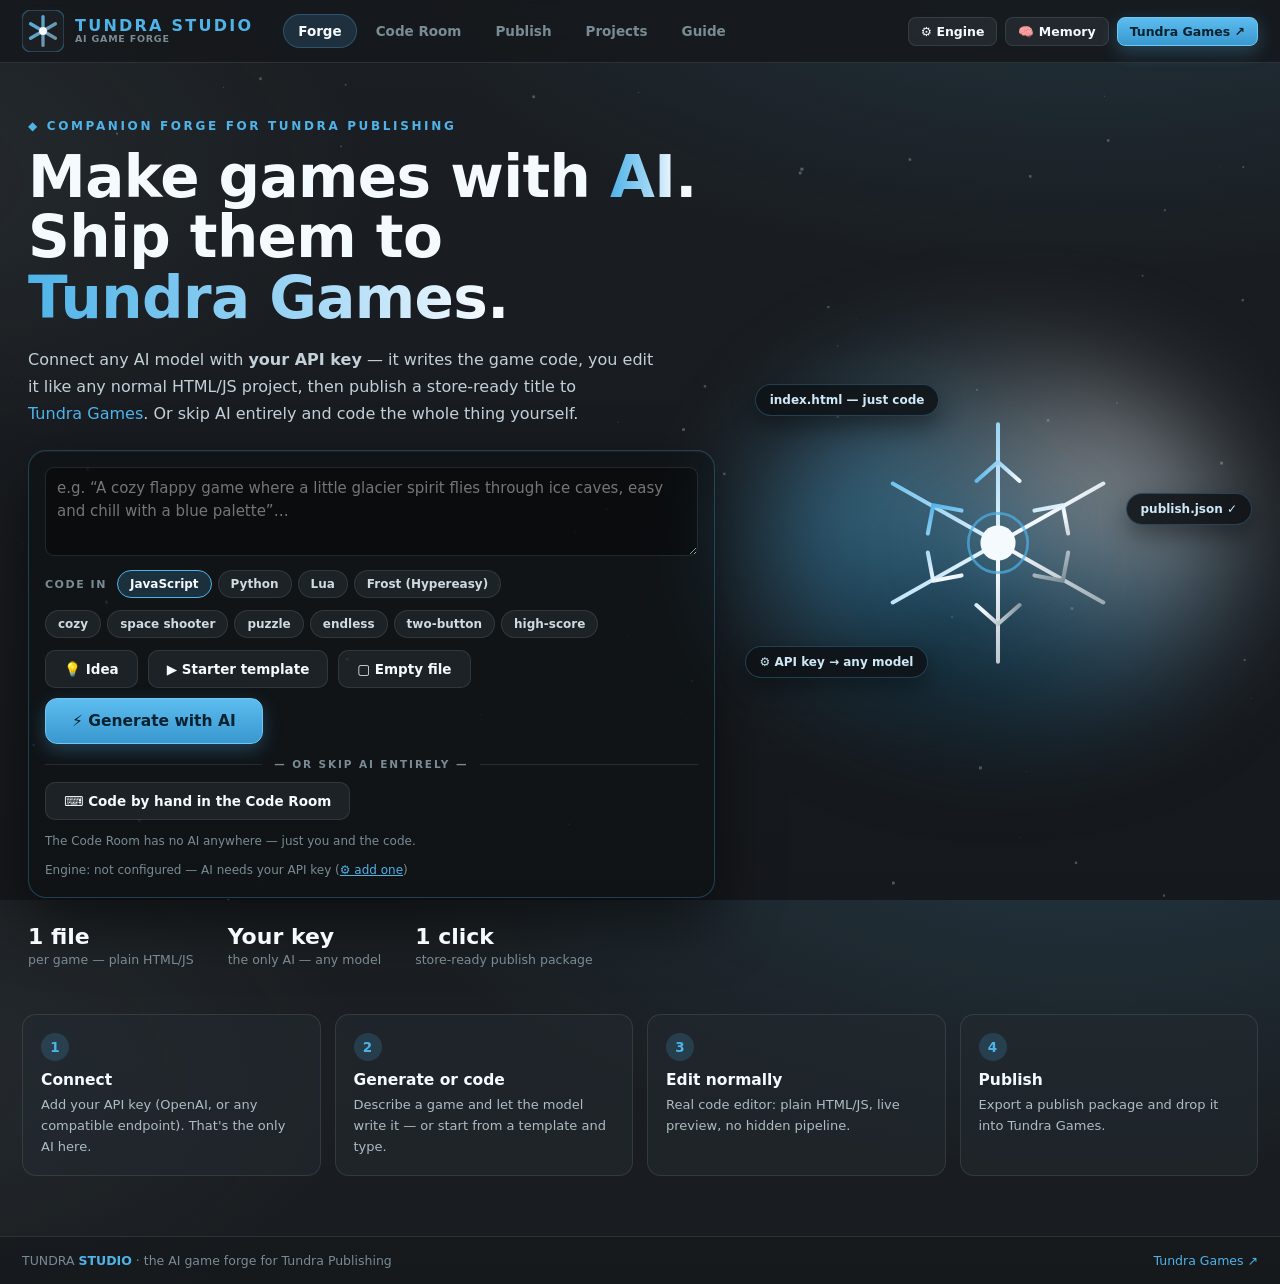
<file: index.html>
<!DOCTYPE html>
<html lang="en">
<head>
<meta charset="UTF-8">
<meta name="viewport" content="width=device-width, initial-scale=1.0">
<title>Tundra Studio — AI Game Forge for Tundra Games</title>
<meta name="description" content="Tundra Studio helps you make games using AI and publish them to Tundra Games. The only AI is your API key; the code is yours to edit normally.">
<link rel="icon" type="image/svg+xml" href="data:image/svg+xml,%3Csvg xmlns='http://www.w3.org/2000/svg' viewBox='0 0 64 64'%3E%3Cdefs%3E%3ClinearGradient id='g' x1='0' y1='0' x2='1' y2='1'%3E%3Cstop offset='0' stop-color='%234FB3E8'/%3E%3Cstop offset='1' stop-color='%237A8B94'/%3E%3C/linearGradient%3E%3C/defs%3E%3Crect width='64' height='64' rx='14' fill='%231B1F23'/%3E%3Cpath d='M32 10v44M13 21l38 22M13 43l38-22' stroke='url(%23g)' stroke-width='5' stroke-linecap='round'/%3E%3Ccircle cx='32' cy='32' r='6' fill='%23F5FAFF'/%3E%3C/svg%3E">
<link rel="stylesheet" href="css/studio.css">
</head>
<body>
<canvas id="snow" aria-hidden="true"></canvas>

<header class="topbar">
  <a class="brand" href="#" onclick="TS.go('home');return false">
    <svg class="logo" viewBox="0 0 64 64" aria-hidden="true">
      <defs><linearGradient id="lg" x1="0" y1="0" x2="1" y2="1"><stop offset="0" stop-color="#4FB3E8"/><stop offset="1" stop-color="#7A8B94"/></linearGradient></defs>
      <rect width="64" height="64" rx="14" fill="#1B1F23" stroke="rgba(79,179,232,.35)" stroke-width="2"/>
      <path d="M32 10v44M13 21l38 22M13 43l38-22" stroke="url(#lg)" stroke-width="5" stroke-linecap="round"/>
      <circle cx="32" cy="32" r="6" fill="#F5FAFF"/>
    </svg>
    <div class="wordmark">TUNDRA <span>STUDIO</span><small>AI game forge</small></div>
  </a>
  <nav class="nav">
    <button class="nav-btn on" data-view="home"     onclick="TS.go('home')">Forge</button>
    <button class="nav-btn"    data-view="code"     onclick="TS.openCode()">Code Room</button>
    <button class="nav-btn"    data-view="publish"  onclick="TS.go('publish')">Publish</button>
    <button class="nav-btn"    data-view="projects" onclick="TS.go('projects')">Projects</button>
    <button class="nav-btn"    data-view="guide"    onclick="TS.go('guide')">Guide</button>
  </nav>
  <div class="top-right">
    <button class="btn ghost sm" id="engineBtn" onclick="TS.openSettings()" title="AI engine — API key">⚙ Engine</button>
    <button class="btn ghost sm" onclick="TS.openMemory()" title="Memory — account, published & unpublished games">🧠 Memory</button>
    <a class="btn primary sm" href="https://coder386galaxy.github.io/tundra-studio/store/" target="_blank" rel="noopener">Tundra Games ↗</a>
  </div>
</header>

<main id="main">

  <!-- ============ HOME / FORGE LANDING ============ -->
  <section class="view on" id="view-home">
    <div class="hero">
      <div class="hero-inner">
        <div class="kicker">◆ Companion forge for Tundra Publishing</div>
        <h1>Make games with <em>AI</em>.<br>Ship them to <em>Tundra&nbsp;Games</em>.</h1>
        <p class="lede">Connect any AI model with <b>your API key</b> — it writes the game code, you edit it
          like any normal HTML/JS project, then publish a store-ready title to
          <a href="https://coder386galaxy.github.io/tundra-studio/store/" target="_blank" rel="noopener">Tundra&nbsp;Games</a>.
          Or skip AI entirely and code the whole thing yourself.</p>
        <div class="prompt-card">
          <textarea id="heroPrompt" rows="3" placeholder="e.g. “A cozy flappy game where a little glacier spirit flies through ice caves, easy and chill with a blue palette”…"></textarea>
          <div class="lang-row"><span class="lang-lbl">Code in</span><div class="chips" id="langChips"></div></div>
          <div class="prompt-row">
            <div class="chips" id="ideaChips"></div>
            <div class="prompt-actions">
              <button class="btn ghost" onclick="TS.surprise()">💡 Idea</button>
              <button class="btn ghost" onclick="TS.startTemplate('starter')">▶ Starter template</button>
              <button class="btn ghost" onclick="TS.startTemplate('empty')">▢ Empty file</button>
              <button class="btn primary big" id="heroGo" onclick="TS.aiGenerate(true)">⚡ Generate with AI</button>
            </div>
          </div>
          <div class="door-sep"><span>— or skip AI entirely —</span></div>
          <div class="door-row">
            <button class="btn ghost" onclick="TS.openCode()">⌨️ Code by hand in the Code Room</button>
            <button class="btn ghost" id="heroAI2" style="display:none" onclick="TS.openAI()">🤖 Open AI assistant</button>
            <span class="fine" style="margin:0">The Code Room has no AI anywhere — just you and the code.</span>
          </div>
          <div class="fine" id="heroEngineLine" style="margin-top:10px"></div>
        </div>
        <div class="hero-stats">
          <div><b>1 file</b><span>per game — plain HTML/JS</span></div>
          <div><b>Your key</b><span>the only AI — any model</span></div>
          <div><b>1 click</b><span>store-ready publish package</span></div>
        </div>
      </div>
      <div class="hero-art" aria-hidden="true">
        <div class="aurora"></div>
        <svg class="crystal" viewBox="0 0 200 200">
          <defs><linearGradient id="cg" x1="0" y1="0" x2="1" y2="1"><stop offset="0" stop-color="#4FB3E8"/><stop offset=".55" stop-color="#F5FAFF"/><stop offset="1" stop-color="#7A8B94"/></linearGradient></defs>
          <g stroke="url(#cg)" stroke-width="3" stroke-linecap="round" fill="none">
            <path d="M100 12v176M22 56l156 88M22 144l156-88"/>
            <path d="M100 40l-16 14m16-14l16 14M100 160l-16-14m16 14l16-14"/>
            <path d="M52 72l-4 21m4-21l21 4M148 128l4-21m-4 21l-21-4"/>
            <path d="M52 128l-4-21m4 21l21-4M148 72l4 21m-4-21l-21 4"/>
          </g>
          <circle cx="100" cy="100" r="13" fill="#F5FAFF"/>
          <circle cx="100" cy="100" r="22" fill="none" stroke="#4FB3E8" stroke-width="2" opacity=".7"/>
        </svg>
        <div class="badge-float b1">index.html — just code</div>
        <div class="badge-float b2">⚙ API key → any model</div>
        <div class="badge-float b3">publish.json ✓</div>
      </div>
    </div>

    <div class="how-strip">
      <div class="step"><i>1</i><b>Connect</b><span>Add your API key (OpenAI, or any compatible endpoint). That's the only AI here.</span></div>
      <div class="step"><i>2</i><b>Generate or code</b><span>Describe a game and let the model write it — or start from a template and type.</span></div>
      <div class="step"><i>3</i><b>Edit normally</b><span>Real code editor: plain HTML/JS, live preview, no hidden pipeline.</span></div>
      <div class="step"><i>4</i><b>Publish</b><span>Export a publish package and drop it into Tundra Games.</span></div>
    </div>
  </section>

  <!-- ============ WORKSHOP ============ -->
  <section class="view" id="view-workshop">
    <div class="workshop" id="workshopEmpty" style="display:none"></div>
    <div class="workshop" id="workshopGrid">
      <aside class="panel col-left" id="aiCol">
        <div class="dock-head">
          <h3 style="margin:0">AI assistant <span class="tag">API key</span></h3>
          <button class="dock-x" onclick="TS.closeAI()" title="Close the AI assistant and code by hand">✕ close</button>
        </div>
        <textarea id="aiPrompt" rows="3" placeholder="Describe a game to generate — or a change to apply to the current code…"></textarea>
        <div class="row gap" style="margin-top:8px">
          <button class="btn primary sm" id="aiGoBtn" onclick="TS.aiGenerate()">⚡ Generate game</button>
          <button class="btn ghost sm" id="aiModBtn" onclick="TS.aiModify()">→ Apply to code</button>
        </div>
        <div class="chips" style="margin-top:8px">
          <button class="chip" onclick="TS.quickFix('Fix any bugs and crashes in this game')">🐛 Fix bugs</button>
          <button class="chip" onclick="TS.quickFix('Add more juice: particles, screen shake, sound effects, polish')">✨ Juice</button>
          <button class="chip" onclick="TS.quickFix('Make sure it plays great on mobile with touch controls')">📱 Touch</button>
        </div>
        <h3>Activity</h3>
        <pre class="log" id="aiLog">The only AI here is your API key.
Configure it under ⚙ Engine.</pre>
        <div class="fine" id="engineLine"></div>
        <h3>Project</h3>
        <div class="row gap">
          <button class="btn ghost sm" onclick="TS.saveProject()">💾 Save</button>
          <button class="btn ghost sm" onclick="TS.downloadGame()">⬇ Code</button>
          <button class="btn ghost sm" onclick="TS.newFrom('empty')">✚ New</button>
        </div>
        <p class="fine" id="langNote"></p>
      </aside>

      <section class="col-mid">
        <div class="preview-bar">
          <div class="preview-title" id="buildTitle">—<small id="dirtyFlag"></small><span class="tag noai-tag">no AI</span></div>
          <div class="row gap">
            <select id="langSel" class="langsel" onchange="TS.setLang(this.value)" title="Coding language">
              <option value="js">JavaScript</option>
              <option value="py">Python</option>
              <option value="lua">Lua</option>
              <option value="frost">Frost (Hypereasy)</option>
            </select>
            <span class="fileline" id="fileLabel">index.html</span>
            <label class="autoline"><input type="checkbox" id="autoRun" onchange="TS.setAutoRun(this.checked)"> run on type</label>
            <button class="btn primary sm" onclick="TS.run()" title="Ctrl+Enter">▶ Run</button>
            <button class="btn ghost sm" onclick="TS.saveProject()" title="Ctrl+S">💾</button>
            <button class="btn ghost sm" onclick="TS.downloadGame()">⬇</button>
          </div>
        </div>

        <div class="editor" id="editor">
          <pre class="ed-hl" id="edHl"><code></code></pre>
          <div class="ed-gutter" id="edGutter">1</div>
          <textarea id="codeArea" spellcheck="false" wrap="off" placeholder="&lt;!DOCTYPE html&gt; …"></textarea>
        </div>

        <div class="preview-head">
          <b>Live preview</b>
          <div class="row gap">
            <button class="btn ghost sm" onclick="TS.captureShot()">📸 Capture</button>
            <button class="btn ghost sm" onclick="TS.captureAll()">✨ Auto media</button>
          </div>
        </div>
        <div class="preview-frame" id="previewFrame">
          <iframe id="gameFrame" title="Game preview" sandbox="allow-scripts allow-same-origin" src="about:blank"></iframe>
        </div>
        <div class="hint-bar" id="ctrlHint">Controls appear here.</div>
      </section>

      <aside class="panel col-right">
        <div class="tabs" id="wsTabs">
          <button class="tab on" data-tab="kit" onclick="TS.wsTab('kit')">Store Kit</button>
          <button class="tab" data-tab="media" onclick="TS.wsTab('media')">Media</button>
        </div>

        <div class="tab-pane on" id="pane-kit">
          <div class="form" id="kitForm"></div>
          <div class="row gap">
            <button class="btn primary sm" onclick="TS.go('publish')">Continue to Publish →</button>
            <button class="btn ghost sm" onclick="TS.saveProject()">💾 Save project</button>
          </div>
          <p class="fine">Filled automatically from the game's <code>TUNDRA_META</code> comment when the AI (or you) include one.</p>
        </div>

        <div class="tab-pane" id="pane-media">
          <label class="lbl">Cover art
            <div class="media-box" id="coverBox"></div>
          </label>
          <div class="row gap">
            <button class="btn ghost sm" onclick="TS.captureCover()">From game</button>
            <label class="btn ghost sm file-btn">Upload<input type="file" accept="image/*" hidden onchange="TS.uploadCover(this)"></label>
          </div>
          <label class="lbl" style="margin-top:14px">Screenshots <small id="shotCount"></small>
            <div class="media-box shots" id="shotGrid"></div>
          </label>
          <div class="row gap">
            <button class="btn ghost sm" onclick="TS.captureShot()">📸 Capture</button>
            <button class="btn ghost sm" onclick="TS.captureAll()">✨ Auto media</button>
            <label class="btn ghost sm file-btn">Upload<input type="file" accept="image/*" multiple hidden onchange="TS.uploadShots(this)"></label>
          </div>
          <p class="fine">📸 grabs the live game canvas (works with any code). ✨ stages title/play/over shots when the game includes the studio bridge. Media is stored as data-URLs, exactly what the Tundra Games form expects.</p>
        </div>
      </aside>
    </div>
  </section>

  <!-- ============ PUBLISH ============ -->
  <section class="view" id="view-publish">
    <div class="page-head">
      <h2>Publish to Tundra Games</h2>
      <p>Your build is packaged in the exact schema of the
        <a href="https://coder386galaxy.github.io/tundra-studio/store/" target="_blank" rel="noopener">Tundra Games</a>
        catalog (<code>games · news · promos · users · reviews</code>). Pick any path below.</p>
    </div>

    <div class="publish-grid">
      <div class="panel pub-card direct-card">
        <div class="num">⚡</div>
        <h3>Publish directly to Tundra Games</h3>
        <p>Tundra Studio and <a href="https://coder386galaxy.github.io/tundra-studio/store/" target="_blank" rel="noopener">Tundra Games</a>
          share the same site (<code>coder386galaxy.github.io</code>), so the studio can write your title
          <b>straight into the store's catalog on this device</b>. Open the store and it's on the shelf — no files.</p>
        <div id="directStatus" class="fine"></div>
        <div class="row gap">
          <button class="btn primary" id="directBtn" onclick="TS.directPublish()">⚡ Publish directly</button>
          <a class="btn ghost" href="https://coder386galaxy.github.io/tundra-studio/store/" target="_blank" rel="noopener">Open Tundra Games ↗</a>
          <button class="btn ghost sm" onclick="TS.directRefresh()">↻ Status</button>
        </div>
      </div>

      <div class="panel pub-card">
        <div class="num">A</div>
        <h3>Export publish package</h3>
        <p>Downloads <code>tundra-publish-…json</code> containing your title (plus a launch news post) in the
          store's Restore format.</p>
        <button class="btn primary" onclick="TS.exportPackage()">⬇ Export publish package</button>
        <p class="fine">On Tundra Games open <b>Publish → Data → Restore</b> and choose the file.
          ⚠️ Restore replaces the whole catalog — if the store already has titles, use path&nbsp;B.</p>
      </div>

      <div class="panel pub-card">
        <div class="num">B</div>
        <h3>Merge into existing catalog <span class="tag">recommended</span></h3>
        <p>Drop the store's last <b>Publish → Data → Export JSON</b> backup here. Tundra Studio weaves your new
          title into it without touching anything else — then Restore the merged file.</p>
        <label class="dropzone" id="dropCatalog">
          <input type="file" accept="application/json" hidden onchange="TS.loadCatalog(this)">
          <span>Drop catalog JSON or click to browse</span>
        </label>
        <div id="mergeStatus" class="fine"></div>
        <button class="btn primary" id="mergeExportBtn" style="display:none" onclick="TS.exportMerged()">⬇ Export merged catalog</button>
      </div>

      <div class="panel pub-card">
        <div class="num">C</div>
        <h3>Manual New-Title form</h3>
        <p>Rather type it in? Copy each field straight into the store's <b>Publish → New Title</b> form.</p>
        <div id="copyList" class="copy-list"></div>
        <div class="row gap">
          <button class="btn ghost sm" onclick="TS.downloadMediaFiles()">⬇ cover + shots</button>
          <a class="btn primary sm" href="https://coder386galaxy.github.io/tundra-studio/store/" target="_blank" rel="noopener">Open Publish tab ↗</a>
        </div>
      </div>

      <div class="panel pub-card wide">
        <h3>Storefront preview</h3>
        <p class="fine">Exactly how your listing renders inside Tundra Games (same palette, card &amp; detail layout).</p>
        <div class="store-preview" id="storePreview"></div>
      </div>

      <div class="panel pub-card">
        <div class="num">D</div>
        <h3>Game build file</h3>
        <p>The playable game itself as a single HTML file (also embedded in the package as <code>gameHTML</code>).</p>
        <button class="btn ghost" onclick="TS.downloadGame()">⬇ game.html</button>
      </div>

      <div class="panel pub-card">
        <div class="num">E</div>
        <h3>After publishing</h3>
        <ul class="ticks">
          <li>Launch news post is bundled in the package</li>
          <li>Share link: store URL + <code>#game=&lt;id&gt;</code></li>
          <li>Players buy/claim it, review it, and track play sessions</li>
        </ul>
        <a class="btn primary" href="https://coder386galaxy.github.io/tundra-studio/store/" target="_blank" rel="noopener">Go to Tundra Games ↗</a>
      </div>
    </div>
  </section>

  <!-- ============ PROJECTS ============ -->
  <section class="view" id="view-projects">
    <div class="page-head">
      <h2>Projects</h2>
      <p>Everything you've built in this browser. Saved automatically.</p>
    </div>
    <div class="proj-grid" id="projGrid"></div>
  </section>

  <!-- ============ GUIDE ============ -->
  <section class="view" id="view-guide">
    <div class="page-head"><h2>How Tundra Studio works</h2></div>
    <div class="guide-grid">
      <div class="panel">
        <h3>🔑 The only AI is your API key</h3>
        <p>Tundra Studio has <b>no built-in AI</b>. You bring a key (OpenAI or any OpenAI-compatible endpoint —
          local LLMs included), pick a model, and prompts go straight from your browser to your endpoint.
          No middleman, no studio account. Without a key the studio still works — you just code by hand.</p>
        <p><b>⚡ Generate</b> writes a whole game from your description. <b>→ Apply to code</b> revises the
          current file from an instruction ("add touch controls", "fix the collision bug"…).</p>
      </div>
      <div class="panel">
        <h3>⌨️ The Code Room — no AI</h3>
        <p>The <b>Code Room</b> is a workspace with zero AI in it: no prompts, no assistant, nothing
          calling out to a model. Pick your language — <b>JavaScript</b> (complete HTML document),
          <b>Python</b> (via Pyodide), <b>Lua</b> (via Fengari) or <b>Frost</b>, the hypereasy game
          language (one instruction per line, runs natively) — and just write.</p>
        <p>Real editor: syntax highlighting per language, line numbers, tab/indent, Ctrl+Enter to run,
          Ctrl+S to save. Python and Lua use a small <code>Tundra</code> game API (draw, input, score, juice)
          and run in the browser — the publish build wraps them automatically.</p>
        <p>Hand-written <b>Starter game</b> and <b>Empty file</b> templates exist for every language — zero AI involved.
          Want a model's help later? The Forge page can open an AI assistant on your file — never the other way around.</p>
      </div>
      <div class="panel">
        <h3>🏪 Publishing to Tundra Games</h3>
        <p>Tundra Games stores its catalog in browser localStorage and moves it with
          <b>Publish → Data → Export/Restore JSON</b>. Tundra Studio emits that exact schema:</p>
        <pre class="code-mini">{
  "games":  [{ id, title, studio, price, date, age,
               tags, platforms, featured, blurb, desc,
               image, screens, palette, discount, gameHTML }],
  "news":   [{ date, title, body, game }],
  "promos": {}, "users": …, "reviews": …
}</pre>
        <p>So a publish is one Restore away. The extra <code>gameHTML</code> field rides along with the catalog
          (the store ignores fields it doesn't know), keeping the playable build attached to its listing.</p>
      </div>
      <div class="panel">
        <h3>🔐 Everything stays yours</h3>
        <p>Projects, media and settings live in your browser; games live as files you download.
          Your prompt never leaves the machine except to the AI endpoint <b>you</b> configured.</p>
        <p>The optional <code>TUNDRA_META</code> comment at the top of your file just pre-fills the store
          kit — delete it whenever, it never affects the game.</p>
      </div>
    </div>
  </section>
</main>

<footer class="foot">
  <div>TUNDRA <span>STUDIO</span> · the AI game forge for Tundra Publishing</div>
  <a href="https://coder386galaxy.github.io/tundra-studio/store/" target="_blank" rel="noopener">Tundra Games ↗</a>
</footer>

<!-- memory system: account + published + unpublished games -->
<div class="modal" id="memModal">
  <div class="modal-box">
    <button class="modal-x" onclick="TS.closeMemory()">✕</button>
    <h3>🧠 Memory</h3>
    <p class="fine">Memory for your account, your published games and your unpublished games.
      The AI reads it before every reply, your notes live here, and the vault keeps everything safe.</p>
    <div id="memBody"></div>
    <div class="row gap" style="margin-top:12px">
      <button class="btn primary sm" onclick="TS.memDownload()">⬇ Backup memory</button>
      <label class="btn ghost sm" style="cursor:pointer">⬆ Restore<input type="file" accept="application/json,.json" style="display:none" onchange="TS.memRestore(this)"></label>
      <button class="btn ghost sm" onclick="TS.closeMemory()">Close</button>
    </div>
    <p class="fine" id="memAuto"></p>
  </div>
</div>

<!-- settings modal: the only AI = your API key -->
<div class="modal" id="settingsModal">
  <div class="modal-box">
    <button class="modal-x" onclick="TS.closeSettings()">✕</button>
    <h3>AI engine — your API key</h3>
    <label class="lbl">Base URL<input class="inp" id="llmBase" placeholder="https://api.openai.com/v1"></label>
    <label class="lbl">API key<input class="inp" id="llmKey" type="password" placeholder="sk-…"></label>
    <label class="lbl">Model<input class="inp" id="llmModel" placeholder="gpt-4o-mini"></label>
    <div class="row gap" style="margin-top:12px">
      <button class="btn primary sm" onclick="TS.saveSettings()">Save</button>
      <button class="btn ghost sm" onclick="TS.testEngine()">Test connection</button>
      <button class="btn ghost sm" onclick="TS.closeSettings()">Close</button>
    </div>
    <p class="fine">Requests go straight from your browser to your endpoint — that's the only AI in Tundra Studio.
      The key is kept in this browser only. Without a key you can still code by hand and publish.</p>
  </div>
</div>

<div id="toast"></div>

<script src="js/llm.js"></script>
<script src="js/runner.js"></script>
<script src="js/templates.js"></script>
<script src="js/editor.js"></script>
<script src="js/storekit.js"></script>
<script src="js/memory.js"></script>
<script src="js/app.js"></script>
</body>
</html>
</file>
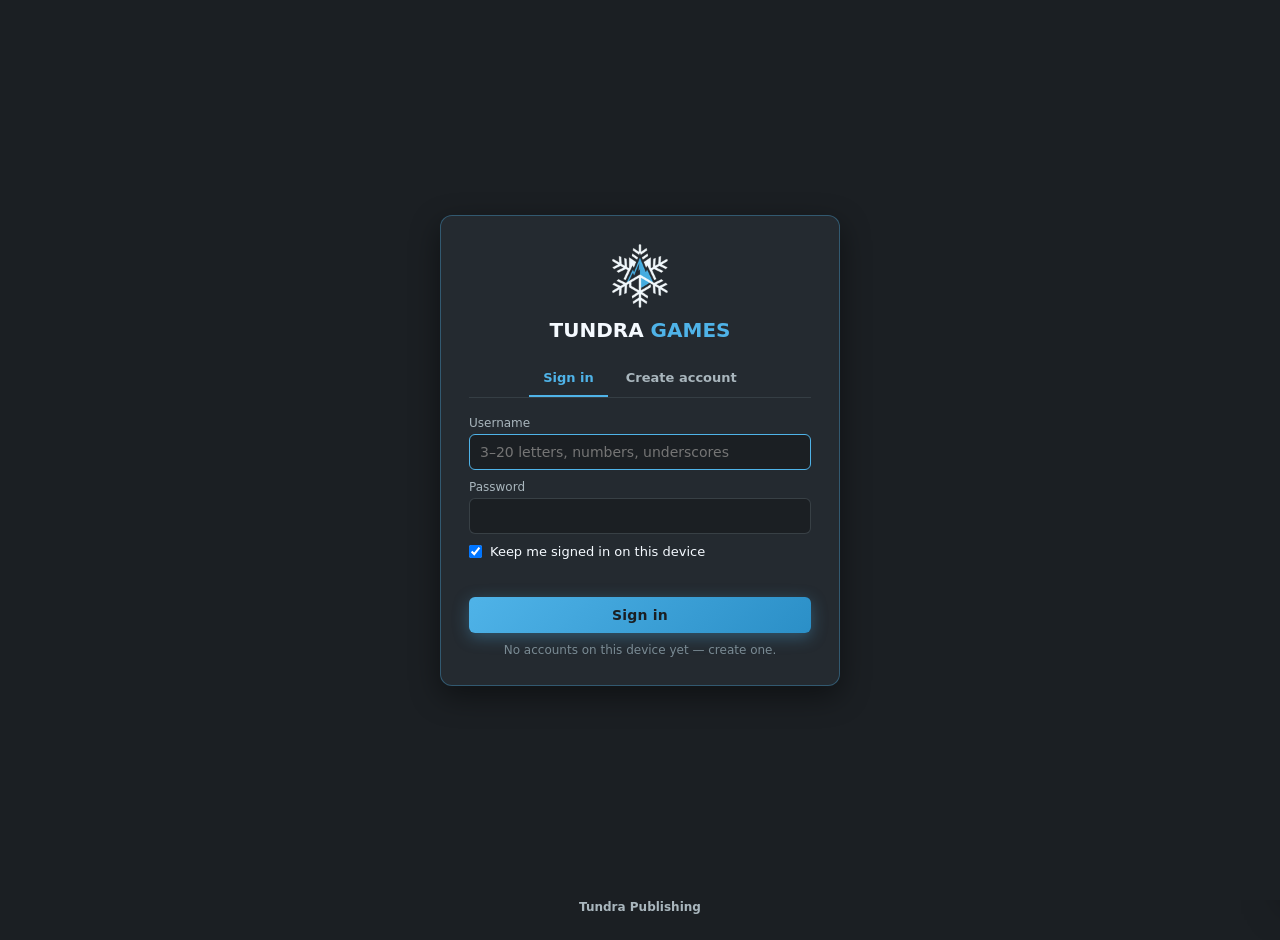
<file: store-patch/index.html>
<!DOCTYPE html>
<html lang="en">
<head>
<meta charset="UTF-8">
<meta name="viewport" content="width=device-width, initial-scale=1.0">
<title>Tundra Games</title>
<link rel="icon" type="image/png" href="[data-uri]">
<style>
  :root{
    --arctic:#4FB3E8;--arctic-deep:#2B8FC7;--arctic-glow:rgba(79,179,232,.35);
    --frost:#7A8B94;--frost-dark:#4A575E;--frost-light:#A9B6BD;
    --snow:#F5FAFF;
    --charcoal:#1B1F23;--charcoal-2:#242A30;--charcoal-3:#2E363D;
    --shadow:0 10px 30px rgba(0,0,0,.45);--radius:8px;
  }
  *{box-sizing:border-box;margin:0;padding:0}
  body{font-family:"Segoe UI",system-ui,-apple-system,Roboto,Helvetica,Arial,sans-serif;background:var(--charcoal);color:var(--snow);min-height:100vh;
    background-image:radial-gradient(1200px 500px at 20% -10%,rgba(79,179,232,.18),transparent 60%),radial-gradient(900px 400px at 100% 10%,rgba(122,139,148,.15),transparent 60%)}
  a{color:var(--arctic);text-decoration:none}
  button{font-family:inherit;cursor:pointer;border:none}
  ::-webkit-scrollbar{width:10px;height:10px}::-webkit-scrollbar-track{background:var(--charcoal)}::-webkit-scrollbar-thumb{background:var(--frost-dark);border-radius:10px}

  header{position:sticky;top:0;z-index:50;background:rgba(27,31,35,.92);backdrop-filter:blur(10px);border-bottom:1px solid rgba(122,139,148,.25)}
  .nav{max-width:1200px;margin:0 auto;padding:0 20px;height:64px;display:flex;align-items:center;gap:22px}
  .logo{display:flex;align-items:center;gap:10px;font-weight:800;font-size:20px;letter-spacing:.5px;color:var(--snow);cursor:pointer;white-space:nowrap}
  .logo-img{width:44px;height:44px;object-fit:contain;filter:drop-shadow(0 0 10px var(--arctic-glow));transition:transform .3s}
  .logo:hover .logo-img{transform:rotate(30deg)}
  .logo-text span{color:var(--arctic)}
  .tabs{display:flex;gap:2px;flex:1}
  .tab{background:transparent;color:var(--frost-light);padding:8px 12px;border-radius:6px;font-size:13px;font-weight:600;letter-spacing:.3px;text-transform:uppercase;transition:.15s}
  .tab:hover{color:var(--snow);background:rgba(122,139,148,.15)}
  .tab.active{color:var(--arctic);background:rgba(79,179,232,.12)}
  .nav-right{display:flex;align-items:center;gap:10px}
  .icon-btn{position:relative;background:var(--charcoal-3);color:var(--snow);width:40px;height:40px;border-radius:8px;display:grid;place-items:center;transition:.15s}
  .icon-btn:hover{background:var(--frost-dark)}
  .badge{position:absolute;top:-6px;right:-6px;background:var(--arctic);color:var(--charcoal);font-size:11px;font-weight:800;min-width:18px;height:18px;border-radius:9px;display:grid;place-items:center;padding:0 5px}
  .wallet{background:var(--charcoal-3);padding:8px 12px;border-radius:8px;font-size:13px;color:var(--frost-light);cursor:pointer;white-space:nowrap}
  .wallet:hover{background:var(--frost-dark)}
  .wallet b{color:var(--arctic)}
  .avatar{width:40px;height:40px;border-radius:8px;background:linear-gradient(135deg,var(--arctic),var(--frost));display:grid;place-items:center;font-weight:800;color:var(--charcoal);cursor:pointer}

  main{max-width:1200px;margin:0 auto;padding:24px 20px 80px}
  .view{display:none;animation:fade .25s ease}.view.active{display:block}
  @keyframes fade{from{opacity:0;transform:translateY(6px)}to{opacity:1;transform:none}}
  h2.section{font-size:15px;letter-spacing:2px;text-transform:uppercase;color:var(--frost-light);margin:34px 0 14px;display:flex;align-items:center;gap:12px}
  h2.section::after{content:"";flex:1;height:1px;background:linear-gradient(90deg,rgba(122,139,148,.4),transparent)}

  .toolbar{display:flex;gap:12px;align-items:center;flex-wrap:wrap;margin-bottom:8px}
  .search{flex:1;min-width:240px;display:flex;align-items:center;background:var(--charcoal-2);border:1px solid rgba(122,139,148,.3);border-radius:8px;padding:0 12px}
  .search input{flex:1;background:transparent;border:none;outline:none;color:var(--snow);padding:11px 8px;font-size:14px}
  .search input::placeholder{color:var(--frost)}
  select{background:var(--charcoal-2);color:var(--snow);border:1px solid rgba(122,139,148,.3);border-radius:8px;padding:10px 12px;font-size:14px;outline:none}
  .chips{display:flex;gap:8px;flex-wrap:wrap;margin:10px 0 4px}
  .chip{background:var(--charcoal-2);color:var(--frost-light);border:1px solid rgba(122,139,148,.3);padding:6px 12px;border-radius:20px;font-size:12px;font-weight:600;transition:.15s}
  .chip:hover{border-color:var(--arctic);color:var(--snow)}
  .chip.on{background:var(--arctic);color:var(--charcoal);border-color:var(--arctic)}

  .hero{position:relative;height:420px;border-radius:12px;overflow:hidden;box-shadow:var(--shadow);cursor:pointer;background:var(--charcoal-2)}
  .hero .art{position:absolute;inset:0;transition:transform .6s ease}
  .hero:hover .art{transform:scale(1.03)}
  .hero .art svg,.hero .art img{width:100%;height:100%;display:block;object-fit:cover}
  .hero .overlay{position:absolute;inset:0;background:linear-gradient(90deg,rgba(27,31,35,.95) 0%,rgba(27,31,35,.6) 45%,transparent 75%)}
  .hero .content{position:absolute;left:40px;bottom:40px;max-width:520px}
  .hero .kicker{color:var(--arctic);font-size:12px;letter-spacing:3px;text-transform:uppercase;font-weight:700}
  .hero h1{font-size:44px;line-height:1.05;margin:8px 0 12px;text-shadow:0 2px 14px rgba(0,0,0,.6)}
  .hero p{color:var(--frost-light);font-size:15px;line-height:1.5;margin-bottom:18px}
  .hero-dots{position:absolute;right:24px;bottom:24px;display:flex;gap:8px}
  .hero-dots span{width:10px;height:10px;border-radius:50%;background:rgba(245,250,255,.3);cursor:pointer;transition:.2s}
  .hero-dots span.on{background:var(--arctic);width:26px;border-radius:6px}
  .tags-row{display:flex;gap:6px;flex-wrap:wrap}
  .tag{background:rgba(79,179,232,.15);color:var(--arctic);border:1px solid rgba(79,179,232,.35);padding:3px 9px;border-radius:4px;font-size:11px;font-weight:600;letter-spacing:.3px}

  .btn{display:inline-flex;align-items:center;gap:8px;padding:10px 18px;border-radius:6px;font-weight:700;font-size:14px;transition:.15s;letter-spacing:.2px}
  .btn-primary{background:linear-gradient(135deg,var(--arctic),var(--arctic-deep));color:var(--charcoal);box-shadow:0 4px 16px var(--arctic-glow)}
  .btn-primary:hover{filter:brightness(1.1);transform:translateY(-1px)}
  .btn-ghost{background:rgba(122,139,148,.2);color:var(--snow);border:1px solid rgba(122,139,148,.35)}
  .btn-ghost:hover{background:rgba(122,139,148,.35)}
  .btn-danger{background:transparent;color:var(--frost-light);border:1px solid rgba(122,139,148,.35)}
  .btn-danger:hover{color:#ff8a8a;border-color:#ff8a8a}
  .btn.sm{padding:7px 12px;font-size:12px}.btn.block{width:100%;justify-content:center}
  .btn:disabled{opacity:.5;cursor:not-allowed;transform:none}

  .grid{display:grid;grid-template-columns:repeat(auto-fill,minmax(270px,1fr));gap:18px}
  .card{background:var(--charcoal-2);border-radius:var(--radius);overflow:hidden;cursor:pointer;border:1px solid rgba(122,139,148,.15);transition:.2s;position:relative}
  .card:hover{transform:translateY(-4px);border-color:rgba(79,179,232,.5);box-shadow:0 12px 30px rgba(0,0,0,.5)}
  .card .thumb{height:150px;overflow:hidden;position:relative;background:var(--charcoal-3)}
  .card .thumb svg,.card .thumb img{width:100%;height:100%;display:block;object-fit:cover;transition:transform .5s}
  .card:hover .thumb svg,.card:hover .thumb img{transform:scale(1.06)}
  .card .body{padding:12px 14px 14px}
  .card h3{font-size:16px;margin-bottom:6px}
  .card .meta{display:flex;justify-content:space-between;align-items:center;margin-top:10px;gap:8px}
  .card .tags-row .tag{font-size:10px;padding:2px 7px}
  .price{display:flex;align-items:center;gap:8px;font-weight:700;white-space:nowrap}
  .price .old{color:var(--frost);text-decoration:line-through;font-weight:400;font-size:12px}
  .price .disc{background:#4c9a2a;color:#e7ffd8;padding:2px 6px;border-radius:4px;font-size:12px}
  .price .free{color:var(--arctic)}
  .ribbon{position:absolute;top:10px;left:10px;background:var(--charcoal);color:var(--arctic);font-size:10px;font-weight:800;letter-spacing:1.5px;padding:4px 8px;border-radius:4px;border:1px solid rgba(79,179,232,.5);z-index:2}
  .ribbon.owned{background:var(--arctic);color:var(--charcoal);border-color:var(--arctic)}
  .ribbon.soon{background:var(--charcoal);color:var(--frost-light);border-color:var(--frost)}
  .heart{position:absolute;top:8px;right:8px;background:rgba(27,31,35,.75);width:32px;height:32px;border-radius:50%;display:grid;place-items:center;color:var(--frost-light);z-index:2;transition:.15s}
  .heart:hover,.heart.on{color:var(--arctic);background:rgba(27,31,35,.95)}
  .rating{font-size:12px;color:var(--frost-light)}.rating b{color:var(--arctic)}
  .plat{display:inline-flex;gap:4px;margin-left:6px;vertical-align:middle}
  .plat i{font-style:normal;font-size:10px;background:var(--charcoal);border:1px solid rgba(122,139,148,.3);color:var(--frost-light);padding:1px 5px;border-radius:3px}

  .row-scroll{display:flex;gap:14px;overflow-x:auto;padding:4px 2px 12px;scroll-snap-type:x mandatory}
  .row-scroll .card{min-width:230px;max-width:230px;scroll-snap-align:start}
  .row-scroll .card .thumb{height:120px}

  .detail-top{display:grid;grid-template-columns:1fr 340px;gap:24px;margin-top:8px}
  .detail-art{border-radius:10px;overflow:hidden;box-shadow:var(--shadow);height:400px;background:var(--charcoal-3)}
  .detail-art svg,.detail-art img{width:100%;height:100%;display:block;object-fit:cover}
  .shots{display:flex;gap:8px;margin-top:10px;overflow-x:auto;padding-bottom:4px}
  .shots img{height:70px;width:124px;object-fit:cover;border-radius:6px;cursor:pointer;border:2px solid transparent;flex-shrink:0}
  .shots img:hover,.shots img.on{border-color:var(--arctic)}
  .detail-side{background:var(--charcoal-2);border-radius:10px;padding:18px;border:1px solid rgba(122,139,148,.2)}
  .detail-side h1{font-size:26px;line-height:1.15;margin-bottom:8px}
  .kv{display:grid;grid-template-columns:110px 1fr;gap:6px 10px;font-size:13px;margin:14px 0;color:var(--frost-light)}
  .kv b{color:var(--snow);font-weight:600}
  .buy-box{background:var(--charcoal);border-radius:8px;padding:14px;margin-top:14px;border:1px solid rgba(79,179,232,.25)}
  .buy-box .price{font-size:20px;margin-bottom:10px}
  .back{background:transparent;color:var(--frost-light);font-size:13px;display:inline-flex;gap:6px;align-items:center;margin-bottom:12px}
  .back:hover{color:var(--arctic)}
  .desc{margin-top:26px;line-height:1.7;color:#d5dee4;font-size:15px;max-width:800px;white-space:pre-wrap}
  .age{display:inline-block;border:2px solid var(--frost-light);color:var(--snow);font-weight:800;font-size:12px;padding:2px 6px;border-radius:4px}

  .review{background:var(--charcoal-2);border:1px solid rgba(122,139,148,.2);border-radius:8px;padding:14px 16px;margin-bottom:10px;display:flex;gap:14px}
  .review .av{width:38px;height:38px;border-radius:8px;flex-shrink:0;display:grid;place-items:center;font-weight:800;color:var(--charcoal);background:var(--arctic)}
  .review .who{font-size:13px;color:var(--frost-light);margin-bottom:6px}.review .who b{color:var(--snow)}
  .review .verdict{font-weight:700;font-size:13px;margin-bottom:6px}
  .verdict.up{color:var(--arctic)}.verdict.down{color:#ff8a8a}
  .review p{font-size:14px;line-height:1.6;color:#d5dee4;white-space:pre-wrap}
  .review .helpful{margin-top:8px;font-size:12px;color:var(--frost)}
  .review .helpful button{background:var(--charcoal);color:var(--frost-light);border:1px solid rgba(122,139,148,.3);padding:3px 8px;border-radius:4px;font-size:11px;margin-right:6px}
  .review .helpful button:hover{border-color:var(--arctic);color:var(--arctic)}
  .review-form{background:var(--charcoal-2);border:1px dashed rgba(79,179,232,.4);border-radius:8px;padding:16px;margin-top:12px}
  .review-form textarea,.inp,.form textarea{width:100%;background:var(--charcoal);border:1px solid rgba(122,139,148,.3);border-radius:6px;color:var(--snow);padding:9px 10px;font-family:inherit;font-size:14px;outline:none;resize:vertical}
  .review-form textarea{min-height:80px;margin:10px 0}
  .inp:focus,textarea:focus{border-color:var(--arctic)}
  .thumbs{display:flex;gap:8px}
  .thumbs button{background:var(--charcoal);color:var(--frost-light);border:1px solid rgba(122,139,148,.3);padding:8px 14px;border-radius:6px;font-weight:600}
  .thumbs button.on{border-color:var(--arctic);color:var(--arctic);background:rgba(79,179,232,.12)}
  .score-bar{height:8px;background:var(--charcoal);border-radius:4px;overflow:hidden;margin:8px 0}
  .score-bar div{height:100%;background:linear-gradient(90deg,var(--arctic-deep),var(--arctic))}

  .drawer{position:fixed;top:0;right:-420px;width:400px;max-width:100vw;height:100vh;background:var(--charcoal-2);z-index:100;box-shadow:-10px 0 40px rgba(0,0,0,.6);transition:right .3s ease;display:flex;flex-direction:column;border-left:1px solid rgba(122,139,148,.25)}
  .drawer.open{right:0}
  .drawer header{position:static;background:transparent;border:none;padding:18px 20px;display:flex;justify-content:space-between;align-items:center;border-bottom:1px solid rgba(122,139,148,.25)}
  .drawer h3{font-size:18px}
  .drawer .items{flex:1;overflow-y:auto;padding:14px 20px}
  .cart-item{display:flex;gap:12px;align-items:center;padding:10px 0;border-bottom:1px solid rgba(122,139,148,.15)}
  .cart-item .mini,.pub-row .mini{width:80px;height:46px;border-radius:5px;overflow:hidden;flex-shrink:0;background:var(--charcoal-3)}
  .mini svg,.mini img{width:100%;height:100%;display:block;object-fit:cover}
  .cart-item .info{flex:1;font-size:14px}.cart-item .info small{color:var(--frost-light);display:block}
  .rm{background:transparent;color:var(--frost);font-size:18px}.rm:hover{color:#ff8a8a}
  .drawer .foot{padding:18px 20px;border-top:1px solid rgba(122,139,148,.25);background:var(--charcoal)}
  .total{display:flex;justify-content:space-between;font-size:16px;margin-bottom:12px}.total b{color:var(--arctic);font-size:20px}
  .promo{display:flex;gap:8px;margin-bottom:12px}.promo input{flex:1}
  .scrim{position:fixed;inset:0;background:rgba(0,0,0,.5);z-index:90;opacity:0;pointer-events:none;transition:.3s}.scrim.on{opacity:1;pointer-events:auto}
  .empty{text-align:center;color:var(--frost);padding:60px 20px;font-size:14px}

  .lib{display:grid;grid-template-columns:260px 1fr;gap:20px}
  .lib-list{background:var(--charcoal-2);border-radius:8px;border:1px solid rgba(122,139,148,.2);overflow:hidden}
  .lib-list button{width:100%;text-align:left;background:transparent;color:var(--frost-light);padding:12px 14px;font-size:14px;border-bottom:1px solid rgba(122,139,148,.12);display:flex;justify-content:space-between}
  .lib-list button:hover{background:rgba(122,139,148,.12);color:var(--snow)}
  .lib-list button.on{background:rgba(79,179,232,.12);color:var(--arctic);border-left:3px solid var(--arctic)}
  .lib-main{background:var(--charcoal-2);border-radius:8px;border:1px solid rgba(122,139,148,.2);overflow:hidden}
  .lib-main .banner{height:260px;position:relative;background:var(--charcoal-3)}
  .lib-main .banner svg,.lib-main .banner img{width:100%;height:100%;display:block;object-fit:cover}
  .lib-main .banner .shade{position:absolute;inset:0;background:linear-gradient(0deg,var(--charcoal-2) 0%,transparent 60%)}
  .lib-main .banner h2{position:absolute;left:24px;bottom:18px;font-size:32px;text-shadow:0 2px 12px rgba(0,0,0,.6)}
  .lib-body{padding:20px 24px;display:grid;grid-template-columns:1fr 240px;gap:20px}
  .stat{background:var(--charcoal);border-radius:8px;padding:12px;margin-bottom:10px;font-size:13px;color:var(--frost-light)}
  .stat b{display:block;color:var(--snow);font-size:18px;margin-top:2px}

  .two{display:grid;grid-template-columns:1fr 1fr;gap:20px}
  .panel{background:var(--charcoal-2);border:1px solid rgba(122,139,148,.2);border-radius:10px;padding:22px}
  .panel h3{color:var(--arctic);font-size:14px;letter-spacing:2px;text-transform:uppercase;margin-bottom:12px}
  .panel p{color:#d5dee4;line-height:1.7;font-size:14px}
  .news{display:flex;gap:14px;padding:14px 0;border-bottom:1px solid rgba(122,139,148,.15)}
  .news .date{color:var(--arctic);font-size:12px;font-weight:700;min-width:90px}
  .news h4{font-size:15px;margin-bottom:4px}.news p{font-size:13px;color:var(--frost-light);white-space:pre-wrap}
  .form{display:flex;flex-direction:column;gap:10px}
  .form label{display:flex;flex-direction:column;gap:4px;font-size:12px;color:var(--frost-light)}
  .form textarea{min-height:90px}
  .form input[type=color]{height:38px;padding:2px;background:var(--charcoal);border:1px solid rgba(122,139,148,.3);border-radius:6px;width:100%}
  .form .row{display:grid;grid-template-columns:1fr 1fr;gap:10px}
  .checks{display:flex;gap:14px;flex-wrap:wrap;font-size:13px;color:var(--snow)}
  .checks label{flex-direction:row;align-items:center;gap:6px;font-size:13px;color:var(--snow)}
  .pub-row{display:flex;align-items:center;gap:10px;padding:8px 0;border-bottom:1px solid rgba(122,139,148,.15);font-size:14px;flex-wrap:wrap}
  .pub-row span{flex:1;min-width:140px}
  .disc-ctl{display:flex;flex-direction:column;gap:2px;font-size:10px;color:var(--frost-light);text-transform:uppercase;letter-spacing:.5px}
  .disc-ctl input{width:64px;background:var(--charcoal);border:1px solid rgba(122,139,148,.3);border-radius:6px;color:var(--snow);padding:6px 8px;font-size:13px;outline:none}
  .stats-row{display:grid;grid-template-columns:repeat(auto-fit,minmax(150px,1fr));gap:14px;margin:0 0 20px}
  .stats-row div{background:var(--charcoal-2);border:1px solid rgba(122,139,148,.2);border-radius:10px;padding:18px;text-align:center}
  .stats-row b{display:block;font-size:26px;color:var(--arctic)}
  .stats-row span{font-size:11px;color:var(--frost-light);letter-spacing:1px;text-transform:uppercase}
  table{width:100%;border-collapse:collapse;font-size:13px}
  th{text-align:left;color:var(--frost-light);font-weight:600;font-size:11px;letter-spacing:1px;text-transform:uppercase;padding:8px;border-bottom:1px solid rgba(122,139,148,.3)}
  td{padding:9px 8px;border-bottom:1px solid rgba(122,139,148,.12)}
  .sub-tabs{display:flex;gap:4px;margin-bottom:18px;border-bottom:1px solid rgba(122,139,148,.2)}
  .sub-tabs button{background:transparent;color:var(--frost-light);padding:10px 14px;font-size:13px;font-weight:600;border-bottom:2px solid transparent}
  .sub-tabs button.on{color:var(--arctic);border-bottom-color:var(--arctic)}
  .sub{display:none}.sub.on{display:block}
  .thumb-list{display:flex;gap:6px;flex-wrap:wrap;margin-top:6px}
  .thumb-list div{position:relative;width:90px;height:52px;border-radius:4px;overflow:hidden}
  .thumb-list img{width:100%;height:100%;object-fit:cover}
  .thumb-list button{position:absolute;top:2px;right:2px;background:rgba(27,31,35,.85);color:var(--snow);width:18px;height:18px;border-radius:50%;font-size:11px}

  .mem-tabs{display:flex;gap:4px;margin:22px 0 12px;border-bottom:1px solid rgba(122,139,148,.2)}
  .mem-tabs button{background:transparent;color:var(--frost-light);padding:8px 12px;font-size:12px;font-weight:600;letter-spacing:1px;text-transform:uppercase;border-bottom:2px solid transparent}
  .mem-tabs button.on{color:var(--arctic);border-bottom-color:var(--arctic)}
  .slot{display:flex;align-items:center;gap:12px;background:var(--charcoal);border:1px solid rgba(122,139,148,.2);border-radius:8px;padding:10px 12px;margin-bottom:8px;font-size:13px}
  .slot.auto{border-style:dashed}
  .slot .n{width:30px;height:30px;border-radius:6px;background:rgba(79,179,232,.15);color:var(--arctic);display:grid;place-items:center;font-weight:800;flex-shrink:0}
  .slot .info{flex:1}.slot .info small{display:block;color:var(--frost-light);margin-top:2px}
  .slot .acts{display:flex;gap:6px}
  .sess{display:flex;justify-content:space-between;padding:7px 0;border-bottom:1px solid rgba(122,139,148,.12);font-size:13px;color:var(--frost-light)}
  .sess b{color:var(--snow);font-weight:600}
  .notes{width:100%;min-height:120px}
  .bar{height:8px;background:var(--charcoal);border-radius:4px;overflow:hidden;margin:6px 0}
  .bar div{height:100%;background:linear-gradient(90deg,var(--arctic-deep),var(--arctic))}
  .slot .shot{width:64px;height:36px;border-radius:4px;object-fit:cover;flex-shrink:0;background:var(--charcoal-3)}
  .slot.cloud .n{background:rgba(79,179,232,.3)}
  .ach-grid{display:grid;grid-template-columns:repeat(auto-fill,minmax(150px,1fr));gap:8px;margin-top:6px}
  .ach{background:var(--charcoal);border:1px solid rgba(122,139,148,.2);border-radius:8px;padding:10px;font-size:12px;opacity:.45;display:flex;gap:8px;align-items:center}
  .ach.got{opacity:1;border-color:rgba(79,179,232,.5)}
  .ach i{width:28px;height:28px;border-radius:6px;background:rgba(79,179,232,.15);display:grid;place-items:center;font-style:normal;color:var(--arctic);font-weight:800;flex-shrink:0}
  .ach small{display:block;color:var(--frost);margin-top:2px}
  .chart{display:flex;align-items:flex-end;gap:4px;height:90px;margin-top:8px;padding-bottom:18px;position:relative}
  .chart div{flex:1;background:var(--arctic-deep);border-radius:3px 3px 0 0;min-height:2px;position:relative}
  .chart div:hover{background:var(--arctic)}
  .chart div span{position:absolute;bottom:-18px;left:0;right:0;text-align:center;font-size:9px;color:var(--frost)}
  .chart div b{position:absolute;top:-16px;left:0;right:0;text-align:center;font-size:10px;color:var(--snow);display:none}
  .chart div:hover b{display:block}
  .setting{display:flex;justify-content:space-between;align-items:center;padding:10px 0;border-bottom:1px solid rgba(122,139,148,.15);font-size:14px}
  .setting small{display:block;color:var(--frost-light);font-size:12px;margin-top:2px}
  .setting select,.setting input[type=number]{width:120px}
  .quota-warn{background:rgba(255,138,138,.1);border:1px solid rgba(255,138,138,.4);color:#ffb3b3;padding:10px 12px;border-radius:8px;font-size:13px;margin-bottom:12px}
  .code-wrap{display:grid;grid-template-columns:240px 1fr;gap:16px;height:calc(100vh - 140px);min-height:560px}
  .code-side{background:var(--charcoal-2);border:1px solid rgba(122,139,148,.2);border-radius:10px;display:flex;flex-direction:column;overflow:hidden}
  .code-side .hd{padding:12px 14px;border-bottom:1px solid rgba(122,139,148,.2);display:flex;justify-content:space-between;align-items:center;font-size:12px;letter-spacing:1.5px;text-transform:uppercase;color:var(--frost-light)}
  .proj-list{flex:1;overflow-y:auto}
  .proj{width:100%;text-align:left;background:transparent;color:var(--frost-light);padding:10px 14px;border-bottom:1px solid rgba(122,139,148,.12);font-size:13px;display:block}
  .proj:hover{background:rgba(122,139,148,.12);color:var(--snow)}
  .proj.on{background:rgba(79,179,232,.12);color:var(--arctic);border-left:3px solid var(--arctic)}
  .proj small{display:block;color:var(--frost);font-size:11px;margin-top:2px}
  .proj .pub{font-size:9px;color:var(--charcoal);background:var(--arctic);padding:1px 5px;border-radius:3px;margin-left:6px;vertical-align:middle;font-weight:800}
  .code-main{display:grid;grid-template-rows:auto 1fr;gap:10px;min-width:0}
  .code-bar{display:flex;gap:8px;align-items:center;flex-wrap:wrap;background:var(--charcoal-2);border:1px solid rgba(122,139,148,.2);border-radius:10px;padding:8px 10px}
  .code-bar input.inp{width:220px}
  .code-bar .spacer{flex:1}
  .code-bar .status{font-size:11px;color:var(--frost)}
  .code-panes{display:grid;grid-template-columns:1fr 1fr;gap:10px;min-height:0}
  .code-panes.preview-only{grid-template-columns:1fr}
  .code-panes.editor-only{grid-template-columns:1fr}
  .pane{background:var(--charcoal-2);border:1px solid rgba(122,139,148,.2);border-radius:10px;display:flex;flex-direction:column;overflow:hidden;min-height:0}
  .pane .ph{display:flex;align-items:center;gap:4px;padding:6px 8px;border-bottom:1px solid rgba(122,139,148,.2);font-size:11px;color:var(--frost-light)}
  .pane .ph button{background:transparent;color:var(--frost-light);padding:5px 10px;border-radius:5px;font-size:11px;font-weight:600;letter-spacing:.5px}
  .pane .ph button.on{background:rgba(79,179,232,.15);color:var(--arctic)}
  .pane textarea{flex:1;background:var(--charcoal);color:var(--snow);border:none;outline:none;resize:none;padding:12px;font:13px/1.5 ui-monospace,SFMono-Regular,Menlo,Consolas,monospace;tab-size:2;white-space:pre;overflow:auto}
  .pane iframe{flex:1;border:none;background:#fff;width:100%}
  .console{max-height:110px;overflow-y:auto;background:var(--charcoal);border-top:1px solid rgba(122,139,148,.2);font:11px/1.5 ui-monospace,Menlo,Consolas,monospace;padding:6px 10px;color:var(--frost-light)}
  .console .err{color:#ff8a8a}.console .info{color:var(--arctic)}
  .versions{max-height:260px;overflow-y:auto}
  .ver{display:flex;justify-content:space-between;align-items:center;padding:8px 0;border-bottom:1px solid rgba(122,139,148,.15);font-size:13px}
  .play-modal{position:fixed;inset:0;background:var(--charcoal);z-index:170;display:none;flex-direction:column}
  .play-modal.on{display:flex}
  .play-modal .bar{display:flex;align-items:center;gap:12px;padding:10px 16px;border-bottom:1px solid rgba(122,139,148,.25);background:var(--charcoal-2)}
  .play-modal iframe{flex:1;border:none;background:#000}
  @media(max-width:900px){.code-wrap{grid-template-columns:1fr;height:auto}.code-side{max-height:220px}.code-panes{grid-template-columns:1fr}.pane{min-height:320px}}
  .toast{position:fixed;bottom:24px;left:50%;transform:translateX(-50%) translateY(20px);background:var(--snow);color:var(--charcoal);padding:12px 20px;border-radius:8px;font-weight:600;font-size:14px;box-shadow:var(--shadow);opacity:0;transition:.25s;z-index:200;pointer-events:none;border-left:4px solid var(--arctic)}
  .toast.on{opacity:1;transform:translateX(-50%) translateY(0)}
  .modal{position:fixed;inset:0;display:none;place-items:center;z-index:150;background:rgba(0,0,0,.6)}
  .modal.on{display:grid}
  .modal .box{background:var(--charcoal-2);border:1px solid rgba(79,179,232,.35);border-radius:12px;padding:28px;width:440px;max-width:92vw;box-shadow:var(--shadow);max-height:90vh;overflow-y:auto}
  .modal .box h3{font-size:20px;margin-bottom:6px}
  .modal .box p{color:var(--frost-light);font-size:14px;margin-bottom:18px}
  .lightbox{position:fixed;inset:0;background:rgba(0,0,0,.9);z-index:160;display:none;place-items:center;cursor:zoom-out}
  .lightbox.on{display:grid}.lightbox img{max-width:92vw;max-height:92vh;border-radius:8px}

  footer{border-top:1px solid rgba(122,139,148,.2);padding:26px 20px;color:var(--frost);font-size:12px;text-align:center}
  footer b{color:var(--frost-light)}
  @media(max-width:900px){.detail-top,.lib,.two,.lib-body,.form .row{grid-template-columns:1fr}.hero{height:340px}.hero h1{font-size:30px}.hero .content{left:20px;bottom:20px;right:20px}.tabs{display:none}.stats-row{grid-template-columns:repeat(2,1fr)}}
</style>
<style>#view-code{display:none!important}</style>
</head>
<body>

<header>
  <div class="nav">
    <div class="logo" onclick="go('store')">
      <img src="[data-uri]" alt="Tundra Games" class="logo-img">
      <span class="logo-text">TUNDRA <span>GAMES</span></span>
    </div>
    <nav class="tabs">
      <button class="tab active" data-v="store" onclick="go('store')">Store</button>
      <button class="tab" data-v="library" onclick="go('library')">Library</button>
      <button class="tab" data-v="wishlist" onclick="go('wishlist')">Wishlist</button>
      <button class="tab" data-v="community" onclick="go('community')">Community</button>
      
      <button class="tab" data-v="publish" onclick="go('publish')">Publish</button>
      <button class="tab" data-v="account" onclick="go('account')">Account</button>
    </nav>
    <div class="nav-right">
      <div class="wallet" onclick="go('account')" title="Wallet">Wallet <b id="wallet">$0.00</b></div>
      <button class="icon-btn" onclick="go('wishlist')" title="Wishlist"><svg width="18" height="18" viewBox="0 0 24 24" fill="none" stroke="currentColor" stroke-width="2"><path d="M20.8 4.6a5.5 5.5 0 0 0-7.8 0L12 5.6l-1-1a5.5 5.5 0 0 0-7.8 7.8l1 1L12 21l7.8-7.6 1-1a5.5 5.5 0 0 0 0-7.8z"/></svg><span class="badge" id="wishBadge" style="display:none">0</span></button>
      <button class="icon-btn" onclick="toggleCart(true)" title="Cart"><svg width="18" height="18" viewBox="0 0 24 24" fill="none" stroke="currentColor" stroke-width="2"><circle cx="9" cy="21" r="1"/><circle cx="20" cy="21" r="1"/><path d="M1 1h4l2.7 13.4a2 2 0 0 0 2 1.6h9.7a2 2 0 0 0 2-1.6L23 6H6"/></svg><span class="badge" id="cartBadge" style="display:none">0</span></button>
      <div class="avatar" id="avatar" onclick="go('account')" title="Account">U</div>
    </div>
  </div>
</header>

<main>
  <section id="view-store" class="view active">
    <div class="hero" id="hero"></div>
    <h2 class="section" id="dealsHead">Special Offers</h2>
    <div class="row-scroll" id="deals"></div>
    <h2 class="section" id="soonHead">Coming Soon</h2>
    <div class="row-scroll" id="soon"></div>
    <h2 class="section" id="recentHead">Recently Viewed</h2>
    <div class="row-scroll" id="recent"></div>
    <h2 class="section">Browse</h2>
    <div class="toolbar">
      <div class="search"><svg width="16" height="16" viewBox="0 0 24 24" fill="none" stroke="#7A8B94" stroke-width="2"><circle cx="11" cy="11" r="8"/><path d="m21 21-4.3-4.3"/></svg><input id="q" placeholder="Search games..." oninput="renderGrid()"></div>
      <select id="platFilter" onchange="renderGrid()"><option value="">All platforms</option><option>Windows</option><option>Mac</option><option>Linux</option><option>Browser</option></select>
      <select id="priceFilter" onchange="renderGrid()"><option value="">Any price</option><option value="free">Free</option><option value="10">Under $10</option><option value="20">Under $20</option><option value="40">Under $40</option><option value="sale">On sale</option></select>
      <select id="sort" onchange="renderGrid()">
        <option value="featured">Featured</option><option value="rating">Top Rated</option><option value="popular">Most Owned</option>
        <option value="priceAsc">Price: Low → High</option><option value="priceDesc">Price: High → Low</option><option value="new">Newest</option><option value="name">Name A–Z</option>
      </select>
    </div>
    <div class="chips" id="chips"></div>
    <div class="grid" id="grid"></div>
  </section>

  <section id="view-detail" class="view"></section>
  <section id="view-library" class="view"></section>
  <section id="view-wishlist" class="view"></section>
  <section id="view-storage" class="view"></section>

  <section id="view-community" class="view">
    <h2 class="section" style="margin-top:0">News</h2>
    <div class="panel" id="newsPanel"></div>
    <div class="review-form"><b>Post news</b>
      <select id="nwGame" style="width:100%;margin-top:10px"></select>
      <input id="nwTitle" class="inp" placeholder="Headline" style="margin-top:10px"><textarea id="nwBody" placeholder="Details"></textarea>
      <button class="btn btn-primary sm" onclick="postNews()">Post</button></div>
    <h2 class="section">Community Reviews</h2>
    <div id="topReviews"></div>
  </section>

  <section id="view-code" class="view">
    <div class="code-wrap">
      <aside class="code-side">
        <div class="hd"><span>My Projects</span><button class="btn btn-primary sm" onclick="newProject()">+ New</button></div>
        <div class="proj-list" id="projList"></div>
        <div style="padding:10px;border-top:1px solid rgba(122,139,148,.2);display:flex;gap:6px;flex-wrap:wrap">
          <label class="btn btn-ghost sm" style="cursor:pointer;flex:1;justify-content:center">Import<input type="file" accept=".html,.htm,.json,text/html,application/json" hidden onchange="importProject(this)"></label>
          <button class="btn btn-ghost sm" style="flex:1" onclick="openTemplates()">Templates</button>
        </div>
      </aside>
      <div class="code-main">
        <div class="code-bar">
          <input id="cpName" class="inp" placeholder="Project name" oninput="curProj&&(curProj.name=this.value,touchProj())">
          <button class="btn btn-primary sm" onclick="runCode()">▶ Run</button>
          <button class="btn btn-ghost sm" onclick="saveVersion()">Snapshot</button>
          <button class="btn btn-ghost sm" onclick="openVersions()">History</button>
          <button class="btn btn-ghost sm" onclick="playFull()">Fullscreen</button>
          <button class="btn btn-ghost sm" onclick="exportProject()">Export</button>
          <button class="btn btn-ghost sm" onclick="publishFromCode()">Publish to store</button>
          <button class="btn btn-danger sm" onclick="deleteProject()">Delete</button>
          <span class="spacer"></span>
          <select id="layoutSel" onchange="setLayout(this.value)"><option value="split">Split</option><option value="editor-only">Editor</option><option value="preview-only">Preview</option></select>
          <span class="status" id="cpStatus"></span>
        </div>
        <div class="code-panes" id="codePanes">
          <div class="pane" id="editorPane">
            <div class="ph"><button class="on" data-f="html" onclick="setFile('html')">HTML</button><button data-f="css" onclick="setFile('css')">CSS</button><button data-f="js" onclick="setFile('js')">JS</button><span class="spacer" style="flex:1"></span><span id="fileInfo"></span></div>
            <textarea id="codeArea" spellcheck="false" oninput="onCodeInput()" onkeydown="codeKeys(event)"></textarea>
          </div>
          <div class="pane" id="previewPane">
            <div class="ph"><span>Preview</span><span style="flex:1"></span><label style="display:flex;gap:4px;align-items:center;cursor:pointer"><input type="checkbox" id="autoRun" checked> auto-run</label></div>
            <iframe id="preview" sandbox="allow-scripts allow-pointer-lock" title="Preview"></iframe>
            <div class="console" id="console"></div>
          </div>
        </div>
      </div>
    </div>
  </section>

  <section id="view-publish" class="view">
    <div class="sub-tabs">
      <button class="on" onclick="subTab('new',this)">New Title</button>
      <button onclick="subTab('titles',this)">Published Titles</button>
      <button onclick="subTab('dash',this)">Dashboard</button>
      <button onclick="subTab('data',this)">Data</button>
    </div>
    <div class="sub on" id="sub-new"><div class="panel" style="max-width:720px"><h3 id="formTitle">New Title</h3><div class="form" id="pubForm"></div></div></div>
    <div class="sub" id="sub-titles"><div class="panel"><h3>Published Titles</h3><div id="pubList"></div></div></div>
    <div class="sub" id="sub-dash"><div class="stats-row" id="dashStats"></div><div class="panel"><h3>Per Title</h3><div style="overflow-x:auto"><table id="dashTable"></table></div></div></div>
    <div class="sub" id="sub-data"><div class="two">
      <div class="panel"><h3>Backup</h3><p>Download the full catalog, news, and account state as a JSON file.</p><button class="btn btn-ghost" style="margin-top:12px" onclick="exportData()">Export JSON</button></div>
      <div class="panel"><h3>Restore</h3><p>Load a previously exported file. This replaces current data.</p><input type="file" accept="application/json" class="inp" style="margin-top:12px" onchange="importData(this)"></div>
      <div class="panel"><h3>Promo Codes</h3><p>Codes give a percentage off the whole cart at checkout.</p>
        <div style="display:flex;gap:8px;margin-top:12px"><input id="pcCode" class="inp" placeholder="CODE"><input id="pcPct" class="inp" type="number" min="1" max="99" placeholder="%" style="width:90px"><button class="btn btn-primary sm" onclick="addPromo()">Add</button></div>
        <div id="promoList" style="margin-top:10px;font-size:13px"></div></div>
      <div class="panel"><h3>Reset</h3><p>Erase all store and account data on this device.</p><button class="btn btn-danger" style="margin-top:12px" onclick="resetAll()">Erase everything</button></div>
    </div></div>
  </section>

  <section id="view-account" class="view">
    <div class="two">
      <div class="panel"><h3>Profile</h3>
        <div class="form">
          <label>Username<input id="acUser" class="inp" disabled></label>
          <label>Display name<input id="acName" class="inp" maxlength="30"></label>
          <button class="btn btn-primary sm" style="align-self:flex-start" onclick="saveProfile()">Save</button>
          <label style="margin-top:8px">Change password<input id="acPw1" class="inp" type="password" placeholder="Current password"></label>
          <input id="acPw2" class="inp" type="password" placeholder="New password (min 4 characters)">
          <div style="display:flex;gap:8px;flex-wrap:wrap"><button class="btn btn-ghost sm" onclick="changePw()">Update password</button><button class="btn btn-ghost sm" onclick="signOut()">Sign out</button><button class="btn btn-danger sm" onclick="deleteAccount()">Delete account</button></div>
        </div>
      </div>
      <div class="panel"><h3>Wallet</h3>
        <div style="font-size:30px;font-weight:800;color:var(--arctic)" id="acWallet">$0.00</div>
        <div style="display:flex;gap:8px;margin-top:12px;flex-wrap:wrap">
          <button class="btn btn-ghost sm" onclick="TundraCheckout.open(5)">+ $5</button><button class="btn btn-ghost sm" onclick="TundraCheckout.open(10)">+ $10</button><button class="btn btn-ghost sm" onclick="TundraCheckout.open(25)">+ $25</button><button class="btn btn-ghost sm" onclick="TundraCheckout.open(50)">+ $50</button><button class="btn btn-ghost sm" onclick="TundraCheckout.open(100)">+ $100</button>
        </div>
      </div>
      <div class="panel" style="grid-column:1/-1"><h3>Purchase History</h3><div style="overflow-x:auto"><table id="orders"></table></div></div>
      <div class="panel" style="grid-column:1/-1"><h3>Brand Palette</h3>
        <div style="display:flex;gap:10px;margin-top:6px;flex-wrap:wrap">
          <div style="flex:1;min-width:90px;text-align:center;font-size:11px"><div style="height:48px;border-radius:6px;background:#4FB3E8"></div><div style="margin-top:6px">Arctic Blue<br><span style="color:#7A8B94">#4FB3E8</span></div></div>
          <div style="flex:1;min-width:90px;text-align:center;font-size:11px"><div style="height:48px;border-radius:6px;background:#7A8B94"></div><div style="margin-top:6px">Permafrost Grey<br><span style="color:#7A8B94">#7A8B94</span></div></div>
          <div style="flex:1;min-width:90px;text-align:center;font-size:11px"><div style="height:48px;border-radius:6px;background:#F5FAFF"></div><div style="margin-top:6px">Snowflake White<br><span style="color:#7A8B94">#F5FAFF</span></div></div>
          <div style="flex:1;min-width:90px;text-align:center;font-size:11px"><div style="height:48px;border-radius:6px;background:#1B1F23;border:1px solid #7A8B94"></div><div style="margin-top:6px">Charcoal Black<br><span style="color:#7A8B94">#1B1F23</span></div></div>
        </div></div>
    </div>
  </section>
</main>

<footer><b>Tundra Publishing</b></footer>

<div class="scrim" id="scrim" onclick="toggleCart(false)"></div>
<aside class="drawer" id="drawer">
  <header><h3>Cart</h3><button class="icon-btn" onclick="toggleCart(false)">✕</button></header>
  <div class="items" id="cartItems"></div>
  <div class="foot">
    <div class="promo"><input id="promoIn" class="inp" placeholder="Promo code"><button class="btn btn-ghost sm" onclick="applyPromo()">Apply</button></div>
    <div id="promoLine" style="font-size:12px;color:var(--arctic);margin-bottom:8px"></div>
    <div class="total"><span>Total</span><b id="cartTotal">$0.00</b></div>
    <button class="btn btn-primary block" id="checkoutBtn" onclick="checkout()">Purchase</button>
  </div>
</aside>

<div class="modal" id="modal"><div class="box" id="modalBox"></div></div>
<div class="modal" id="auth" style="z-index:300;background:var(--charcoal);backdrop-filter:none"><div class="box" id="authBox" style="width:400px"></div></div>
<div class="play-modal" id="playModal"><div class="bar"><b id="playTitle"></b><span style="flex:1"></span><button class="btn btn-ghost sm" onclick="reloadPlay()">Restart</button><button class="btn btn-ghost sm" onclick="closePlay()">Exit</button></div><iframe id="playFrame" sandbox="allow-scripts allow-pointer-lock" title="Game"></iframe></div>
<div class="lightbox" id="lightbox" onclick="this.classList.remove('on')"><img id="lbImg" alt=""></div>
<div class="toast" id="toast"></div>

<script>
/* ================= STORAGE ================= */
const LS={games:'tundra_games',news:'tundra_news',users:'tundra_users',session:'tundra_session',promos:'tundra_promos',legacy:'tundra'};
const rd=(k,d)=>{try{return JSON.parse(localStorage.getItem(k))??d}catch{return d}};
const GAMES=rd(LS.games,[]);const NEWS=rd(LS.news,[]);const PROMOS=rd(LS.promos,{});
const USERS=rd(LS.users,{});
const REVIEWS=rd('tundra_reviews',{});const saveReviews=()=>localStorage.setItem('tundra_reviews',JSON.stringify(REVIEWS));
const blank=()=>({cart:[],wish:[],owned:[],wallet:0,userReviews:{},play:{},libSel:null,name:'',orders:[],recent:[],helpful:{},lastPlayed:{},promo:null,memory:{},projects:[],prefs:{sort:'featured',tag:'All',plat:'',price:'',lastView:'store',rememberFilters:true,resumeView:true,memTab:'saves',autosaveKeep:1,maxSlots:10,sessionCap:50,autoClean:false,cloud:true},ach:{}});
let CUR=localStorage.getItem(LS.session)||sessionStorage.getItem(LS.session);
if(CUR&&!USERS[CUR])CUR=null;
let S=CUR?Object.assign(blank(),USERS[CUR].state):blank();S.prefs=Object.assign(blank().prefs,S.prefs||{});
const saveGames=()=>localStorage.setItem(LS.games,JSON.stringify(GAMES));
const saveNews=()=>localStorage.setItem(LS.news,JSON.stringify(NEWS));
const savePromos=()=>localStorage.setItem(LS.promos,JSON.stringify(PROMOS));
const saveUsers=()=>localStorage.setItem(LS.users,JSON.stringify(USERS));
const save=()=>{if(CUR){USERS[CUR].state=S;saveUsers()}};
function hashPw(p,salt){let h=2166136261;for(const c of salt+'|'+p){h^=c.charCodeAt(0);h=Math.imul(h,16777619)>>>0}return h.toString(16)+'-'+(salt+p).length}
const validUser=u=>/^[a-zA-Z0-9_]{3,20}$/.test(u);

/* ================= HELPERS ================= */
const $=s=>document.querySelector(s);
const byId=id=>GAMES.find(g=>g.id===id);
const finalPrice=g=>g.discount?+(g.price*(1-g.discount/100)).toFixed(2):g.price;
const money=n=>'$'+(+n).toFixed(2);
const owned=id=>S.owned.includes(id);const inCart=id=>S.cart.includes(id);const wished=id=>S.wish.includes(id);
const today=()=>new Date().toISOString().slice(0,10);
const isSoon=g=>g.date>today();
const fmtDate=d=>new Date(d+'T00:00:00').toLocaleDateString('en-US',{year:'numeric',month:'short',day:'numeric'});
function esc(s){return String(s??'').replace(/[&<>"']/g,c=>({'&':'&amp;','<':'&lt;','>':'&gt;','"':'&quot;',"'":'&#39;'}[c]))}
function toast(msg){const t=$('#toast');t.textContent=msg;t.classList.add('on');clearTimeout(t._t);t._t=setTimeout(()=>t.classList.remove('on'),2200)}
function ratingOf(g){const r=REVIEWS[g.id]||[];return r.length?Math.round(r.filter(x=>x.up).length/r.length*100):null}
function ratingText(g){const r=ratingOf(g);return r===null?'No reviews':`<b>${r}%</b> · ${(REVIEWS[g.id]||[]).length}`}
const allOrders=()=>Object.values(USERS).flatMap(u=>u.state.orders||[]);
function ownersOf(id){return Object.values(USERS).filter(u=>(u.state.owned||[]).includes(id)).length}
function wishCount(id){return Object.values(USERS).filter(u=>(u.state.wish||[]).includes(id)).length}
function priceHTML(g){
  if(g.price===0)return `<div class="price"><span class="free">Free</span></div>`;
  if(g.discount)return `<div class="price"><span class="disc">-${g.discount}%</span><span class="old">${money(g.price)}</span><span>${money(finalPrice(g))}</span></div>`;
  return `<div class="price"><span>${money(g.price)}</span></div>`;
}
function platHTML(g){return g.platforms?.length?`<span class="plat">${g.platforms.map(p=>`<i>${p[0]}</i>`).join('')}</span>`:''}
function art(g,w=640,h=360,seed=0){
  if(g.image)return `<img src="${g.image}" alt="">`;
  const [a,b]=g.palette||['#1B1F23','#4FB3E8'];let r=hash(g.id+seed);const rnd=()=>{r=(r*16807)%2147483647;return r/2147483647};
  let extra='';for(let i=0;i<8;i++){extra+=`<circle cx="${rnd()*w}" cy="${rnd()*h}" r="${40+rnd()*160}" fill="${rnd()>.5?b:'#F5FAFF'}" opacity="${.08+rnd()*.15}"/>`}
  return `<svg viewBox="0 0 ${w} ${h}" preserveAspectRatio="xMidYMid slice" xmlns="http://www.w3.org/2000/svg"><defs><linearGradient id="g${g.id}${seed}" x1="0" y1="0" x2="1" y2="1"><stop offset="0" stop-color="${a}"/><stop offset="1" stop-color="${b}"/></linearGradient></defs><rect width="${w}" height="${h}" fill="url(#g${g.id}${seed})"/>${extra}</svg>`;
}
function hash(s){let h=7;for(const ch of s)h=(h*31+ch.charCodeAt(0))%2147483647;return h||1}
function reviewsFor(g){return (REVIEWS[g.id]||[]).map((u,i)=>({i,user:u.user,name:u.name||'User',up:u.up,text:u.text,hours:(u.hours??0).toFixed(1),date:u.date,helpful:u.helpful||0}))}
function readFile(f){return new Promise(res=>{const r=new FileReader();r.onload=()=>res(r.result);r.readAsDataURL(f)})}

/* ================= NAV ================= */
let heroIdx=0,heroTimer,featured=[];
function go(v,id){
  if(v==='code')v='store';
  document.querySelectorAll('.view').forEach(e=>e.classList.remove('active'));
  document.querySelectorAll('.tab').forEach(t=>t.classList.toggle('active',t.dataset.v===v));
  $('#view-'+v).classList.add('active');
  if(CUR&&v!=='detail'){S.prefs.lastView=v;save()}
  if(v==='store')renderAll();
  if(v==='detail')renderDetail(id);
  if(v==='library')renderLibrary();
  if(v==='wishlist')renderWishlist();
  if(v==='storage')renderStorage();
  if(v==='community')renderCommunity();
  if(v==='publish'){renderForm();renderPubList();renderDash();renderPromos()}
  if(v==='account')renderAccount();
  if(v==='code')renderCode();
  window.scrollTo({top:0,behavior:'smooth'});
}
function subTab(n,btn){document.querySelectorAll('.sub-tabs button').forEach(b=>b.classList.remove('on'));btn.classList.add('on');document.querySelectorAll('.sub').forEach(s=>s.classList.toggle('on',s.id==='sub-'+n))}

/* ================= STORE ================= */
function renderHero(){
  featured=GAMES.filter(g=>g.featured);if(!featured.length)featured=GAMES.slice(0,5);if(heroIdx>=featured.length)heroIdx=0;
  const H=$('#hero');
  if(!featured.length){H.innerHTML=`<div class="overlay"></div><div class="content"><div class="kicker">Tundra Games</div><h1>No games published yet</h1><p>Use the Publish tab to add your first title.</p></div>`;H.onclick=null;return}
  const g=featured[heroIdx];
  H.innerHTML=`<div class="art">${art(g,1200,420,1)}</div><div class="overlay"></div>
    <div class="content"><div class="kicker">${owned(g.id)?'In your library':isSoon(g)?'Coming '+fmtDate(g.date):'Featured'}</div><h1>${esc(g.title)}</h1><p>${esc(g.blurb)}</p>
    <div class="tags-row" style="margin-bottom:16px">${g.tags.map(t=>`<span class="tag">${esc(t)}</span>`).join('')}</div>
    <div style="display:flex;gap:10px;align-items:center;flex-wrap:wrap">${priceHTML(g)}<button class="btn btn-primary" onclick="event.stopPropagation();go('detail','${g.id}')">View</button></div></div>
    <div class="hero-dots">${featured.map((_,i)=>`<span class="${i===heroIdx?'on':''}" onclick="event.stopPropagation();setHero(${i})"></span>`).join('')}</div>`;
  H.onclick=()=>go('detail',g.id);
}
function setHero(i){heroIdx=i;renderHero();clearInterval(heroTimer);heroTimer=setInterval(()=>featured.length&&setHero((heroIdx+1)%featured.length),6000)}
let activeTag=S.prefs.rememberFilters?S.prefs.tag:'All';
function cardHTML(g){
  const rib=owned(g.id)?`<span class="ribbon owned">OWNED</span>`:isSoon(g)?`<span class="ribbon soon">COMING SOON</span>`:g.discount?`<span class="ribbon">-${g.discount}%</span>`:'';
  return `<div class="card" onclick="go('detail','${g.id}')">${rib}
    <button class="heart ${wished(g.id)?'on':''}" onclick="event.stopPropagation();toggleWish('${g.id}')" title="Wishlist"><svg width="16" height="16" viewBox="0 0 24 24" fill="${wished(g.id)?'currentColor':'none'}" stroke="currentColor" stroke-width="2"><path d="M20.8 4.6a5.5 5.5 0 0 0-7.8 0L12 5.6l-1-1a5.5 5.5 0 0 0-7.8 7.8l1 1L12 21l7.8-7.6 1-1a5.5 5.5 0 0 0 0-7.8z"/></svg></button>
    <div class="thumb">${art(g,460,220)}</div>
    <div class="body"><h3>${esc(g.title)}</h3><div class="tags-row">${g.tags.slice(0,3).map(t=>`<span class="tag">${esc(t)}</span>`).join('')}</div>
    <div class="meta"><span class="rating">${ratingText(g)}${platHTML(g)}</span>${priceHTML(g)}</div></div></div>`;
}
function rowSection(headId,rowId,list){$('#'+rowId).innerHTML=list.map(cardHTML).join('');$('#'+headId).style.display=$('#'+rowId).style.display=list.length?'':'none'}
function renderRows(){
  rowSection('dealsHead','deals',GAMES.filter(g=>g.discount>0&&!isSoon(g)));
  rowSection('soonHead','soon',GAMES.filter(isSoon).sort((a,b)=>a.date.localeCompare(b.date)));
  rowSection('recentHead','recent',S.recent.map(byId).filter(Boolean));
}
function renderChips(){const tags=['All',...new Set(GAMES.flatMap(g=>g.tags))];$('#chips').innerHTML=tags.map(t=>`<button class="chip ${t===activeTag?'on':''}" onclick="activeTag=${JSON.stringify(t).replace(/"/g,'&quot;')};renderChips();renderGrid()">${esc(t)}</button>`).join('')}
function renderGrid(){
  const q=$('#q').value.toLowerCase(),sort=$('#sort').value,pf=$('#platFilter').value,pr=$('#priceFilter').value;
  if(S.prefs.rememberFilters){Object.assign(S.prefs,{sort,plat:pf,price:pr,tag:activeTag});save()}
  let list=GAMES.filter(g=>(activeTag==='All'||g.tags.includes(activeTag))&&(!pf||g.platforms?.includes(pf))
    &&(g.title.toLowerCase().includes(q)||g.studio.toLowerCase().includes(q)||g.tags.join(' ').toLowerCase().includes(q)));
  if(pr==='free')list=list.filter(g=>g.price===0);else if(pr==='sale')list=list.filter(g=>g.discount>0);else if(pr)list=list.filter(g=>finalPrice(g)<+pr);
  const so={featured:(a,b)=>(b.featured-a.featured)||b.date.localeCompare(a.date),rating:(a,b)=>(ratingOf(b)??-1)-(ratingOf(a)??-1),popular:(a,b)=>ownersOf(b.id)-ownersOf(a.id),
    priceAsc:(a,b)=>finalPrice(a)-finalPrice(b),priceDesc:(a,b)=>finalPrice(b)-finalPrice(a),new:(a,b)=>b.date.localeCompare(a.date),name:(a,b)=>a.title.localeCompare(b.title)};
  list.sort(so[sort]);
  $('#grid').innerHTML=list.length?list.map(cardHTML).join(''):`<div class="empty" style="grid-column:1/-1">${GAMES.length?'No games match your filters.':'No games published yet.'}</div>`;
}
function renderAll(){renderHero();renderRows();renderChips();renderGrid()}

/* ================= DETAIL ================= */
let reviewVote=true;
function renderDetail(id){
  const g=byId(id);if(!g)return go('store');
  S.recent=[id,...S.recent.filter(x=>x!==id)].slice(0,8);save();
  const rv=reviewsFor(g).sort((a,b)=>b.helpful-a.helpful);
  const pos=rv.length?Math.round(rv.filter(r=>r.up).length/rv.length*100):null;
  const verdict=pos===null?'No reviews yet':pos>=90?'Overwhelmingly Positive':pos>=80?'Very Positive':pos>=60?'Mostly Positive':'Mixed';
  const others=GAMES.filter(x=>x.id!==g.id&&x.tags.some(t=>g.tags.includes(t))).slice(0,6);
  const soon=isSoon(g);
  const buyBtn=owned(id)?TundraStore.detailBtn(id):soon?`<button class="btn btn-ghost block" disabled>Available ${fmtDate(g.date)}</button>`
    :inCart(id)?`<button class="btn btn-ghost block" onclick="toggleCart(true)">In Cart — View</button>`
    :g.price===0?`<button class="btn btn-primary block" onclick="claimFree('${id}')">Add to Library</button>`
    :`<button class="btn btn-primary block" onclick="addCart('${id}')">Add to Cart</button>`;
  const shots=g.screens?.length?`<div class="shots">${g.screens.map((s,i)=>`<img src="${s}" onclick="openLb('${id}',${i})" alt="">`).join('')}</div>`:'';
  const news=NEWS.filter(n=>n.game===id);
  $('#view-detail').innerHTML=`
    <button class="back" onclick="go('store')">← Back to Store</button>
    <div class="detail-top">
      <div><div class="detail-art" id="detailArt">${art(g,900,400,2)}</div>${shots}</div>
      <div class="detail-side">
        <h1>${esc(g.title)}</h1>
        <div class="tags-row">${g.tags.map(t=>`<span class="tag">${esc(t)}</span>`).join('')}</div>
        <div class="kv"><span>Developer</span><b>${esc(g.studio)}</b><span>Publisher</span><b>Tundra Publishing</b><span>Release</span><b>${fmtDate(g.date)}${soon?' <span class="tag">Coming Soon</span>':''}</b>
          ${g.code?`<span>Format</span><b>Plays in browser</b>`:''}${g.platforms?.length?`<span>Platforms</span><b>${g.platforms.join(', ')}</b>`:''}${g.age?`<span>Rating</span><b><span class="age">${esc(g.age)}</span></b>`:''}
          <span>Reviews</span><b style="color:var(--arctic)">${verdict}</b>${pos===null?'':`<span></span><span style="font-size:12px">${pos}% of ${rv.length} reviews are positive</span>`}</div>
        ${pos===null?'':`<div class="score-bar"><div style="width:${pos}%"></div></div>`}
        <div class="buy-box">${priceHTML(g)}${buyBtn}
          <button class="btn btn-ghost block sm" style="margin-top:8px" onclick="toggleWish('${id}');renderDetail('${id}')">${wished(id)?'On Wishlist — Remove':'Add to Wishlist'}</button></div>
        <div style="margin-top:12px;display:flex;gap:8px"><button class="btn btn-ghost sm" onclick="shareGame('${id}')">Copy link</button><button class="btn btn-ghost sm" onclick="editGame('${id}')">Edit</button></div>
      </div>
    </div>
    <h2 class="section">About</h2>
    <p class="desc">${esc(g.desc||g.blurb||'')}</p>
    ${news.length?`<h2 class="section">Updates</h2><div class="panel">${news.map(n=>`<div class="news"><div class="date">${esc(n.date)}</div><div><h4>${esc(n.title)}</h4><p>${esc(n.body)}</p></div></div>`).join('')}</div>`:''}
    <h2 class="section">Player Reviews</h2>
    ${pos===null?'<div class="empty" style="padding:16px">No reviews yet.</div>':`<div style="font-size:13px;color:var(--frost-light);margin-bottom:10px"><b style="color:var(--arctic)">${pos}%</b> of reviews recommend this game</div>`}
    ${rv.map(r=>`<div class="review"><div class="av">${esc(r.name[0]||'U')}</div><div style="flex:1"><div class="who"><b>${esc(r.name)}</b> · ${r.hours} hrs on record${r.date?' · '+esc(r.date):''}</div><div class="verdict ${r.up?'up':'down'}">${r.up?'Recommended':'Not Recommended'}</div><p>${esc(r.text)}</p>
      <div class="helpful"><button onclick="markHelpful('${id}',${r.i})">Helpful</button>${r.helpful} found this helpful</div></div>
      ${r.user===CUR?`<button class="rm" title="Delete" onclick="deleteReview('${id}',${r.i})">✕</button>`:''}</div>`).join('')}
    ${owned(id)&&!(REVIEWS[id]||[]).some(r=>r.user===CUR)?`<div class="review-form"><b>Write a review</b><div style="font-size:12px;color:var(--frost-light);margin-top:4px">Do you recommend ${esc(g.title)}?</div>
      <div class="thumbs" style="margin-top:8px"><button id="thUp" class="on" onclick="reviewVote=true;$('#thUp').classList.add('on');$('#thDn').classList.remove('on')">Yes</button><button id="thDn" onclick="reviewVote=false;$('#thDn').classList.add('on');$('#thUp').classList.remove('on')">No</button></div>
      <textarea id="rvText" placeholder="Write your review..."></textarea><button class="btn btn-primary sm" onclick="postReview('${id}')">Post Review</button></div>`
      :owned(id)?'':`<div class="empty" style="padding:20px">Own this game to write a review.</div>`}
    ${others.length?`<h2 class="section">More Like This</h2><div class="row-scroll">${others.map(cardHTML).join('')}</div>`:''}`;
  reviewVote=true;
}
function openLb(id,i){$('#lbImg').src=byId(id).screens[i];$('#lightbox').classList.add('on')}
function postReview(id){
  const t=$('#rvText').value.trim();if(!t)return toast('Write something first');
  if((REVIEWS[id]||[]).some(r=>r.user===CUR))return toast('You already reviewed this game');(REVIEWS[id]=REVIEWS[id]||[]).push({up:reviewVote,text:t,name:CUR,user:CUR,hours:S.play[id]||0,date:fmtDate(today()),helpful:0});saveReviews();toast('Review posted');checkAch(id);renderDetail(id);
}
function markHelpful(id,i){const k=id+':'+i;if(S.helpful[k])return toast('Already marked');S.helpful[k]=1;REVIEWS[id][i].helpful=(REVIEWS[id][i].helpful||0)+1;save();saveReviews();renderDetail(id)}
function deleteReview(id,i){if(REVIEWS[id][i].user!==CUR)return toast('You can only delete your own review');if(!confirm('Delete this review?'))return;REVIEWS[id].splice(i,1);saveReviews();renderDetail(id)}
function shareGame(id){const u=location.href.split('#')[0]+'#game='+id;navigator.clipboard?.writeText(u).then(()=>toast('Link copied')).catch(()=>toast(u))}

/* ================= CART ================= */
function addCart(id){if(owned(id)||inCart(id)||isSoon(byId(id)))return;S.cart.push(id);save();updateBadges();toast(`${byId(id).title} added to cart`);toggleCart(true);renderGrid();if($('#view-detail').classList.contains('active'))renderDetail(id)}
function removeCart(id){S.cart=S.cart.filter(x=>x!==id);save();updateBadges();renderCart();if($('#view-detail').classList.contains('active'))renderDetail(id)}
function toggleWish(id){
  if(wished(id)){S.wish=S.wish.filter(x=>x!==id);toast('Removed from wishlist')}else{S.wish.push(id);toast(`${byId(id).title} added to wishlist`)}
  save();updateBadges();renderGrid();renderRows();renderHero();if($('#view-wishlist').classList.contains('active'))renderWishlist();
}
function claimFree(id){S.owned.push(id);S.play[id]=0;S.orders.unshift({date:new Date().toISOString(),items:[{id,title:byId(id).title,price:0}],total:0,method:'Free'});S.wish=S.wish.filter(x=>x!==id);save();updateBadges();toast('Added to your library');renderDetail(id);renderGrid()}
function toggleCart(open){$('#drawer').classList.toggle('open',open);$('#scrim').classList.toggle('on',open);if(open)renderCart()}
function subtotal(){return S.cart.reduce((s,id)=>s+finalPrice(byId(id)),0)}
function discountPct(){return S.promo&&PROMOS[S.promo]?PROMOS[S.promo]:0}
function cartTotal(){return +(subtotal()*(1-discountPct()/100)).toFixed(2)}
function applyPromo(){const c=$('#promoIn').value.trim().toUpperCase();if(!c){S.promo=null;save();renderCart();return}if(!PROMOS[c])return toast('Invalid code');S.promo=c;save();toast(`${PROMOS[c]}% off applied`);renderCart()}
function renderCart(){
  const el=$('#cartItems');
  el.innerHTML=S.cart.length?S.cart.map(id=>{const g=byId(id);return `<div class="cart-item"><div class="mini">${art(g,160,92)}</div><div class="info"><b>${esc(g.title)}</b><small>${esc(g.studio)}</small></div>${priceHTML(g)}<button class="rm" onclick="removeCart('${id}')">✕</button></div>`}).join('')
    :`<div class="empty">Your cart is empty.</div>`;
  $('#promoLine').textContent=discountPct()?`${S.promo}: -${discountPct()}% (−${money(subtotal()-cartTotal())})`:'';
  $('#cartTotal').textContent=money(cartTotal());
  const b=$('#checkoutBtn');b.disabled=!S.cart.length;
  b.textContent=!S.cart.length?'Purchase':cartTotal()===0?'Complete order':S.wallet>=cartTotal()?`Pay ${money(cartTotal())} from wallet`:`Add ${money(cartTotal()-S.wallet)} to wallet`;
}
function checkout(){
  if(!S.cart.length)return;
  const total=cartTotal();
  if(S.wallet<total){toggleCart(false);go('account');return toast('Insufficient wallet balance')}
  S.wallet-=total;
  const items=S.cart.map(id=>({id,title:byId(id).title,price:finalPrice(byId(id))}));
  S.cart.forEach(id=>{if(!owned(id)){S.owned.push(id);S.play[id]=0}});
  S.orders.unshift({date:new Date().toISOString(),items,total,method:'Wallet',promo:S.promo});
  S.wish=S.wish.filter(id=>!owned(id));S.cart=[];S.promo=null;save();updateBadges();toggleCart(false);
  showModal(`<h3>Purchase complete</h3><p>${items.map(i=>esc(i.title)).join(', ')} added to your library. Total: ${money(total)}.</p>${items.filter(x=>x.id).map(x=>`<button class="btn btn-primary block" style="margin-bottom:8px" onclick="closeModal();TundraStore.install('${x.id}')">Download ${esc(x.title)}</button>`).join('')}<button class="btn btn-primary" onclick="closeModal();go('library')">Go to Library</button>`);
  renderAll();
}
function showModal(h){$('#modalBox').innerHTML=h;$('#modal').classList.add('on')}
function closeModal(){$('#modal').classList.remove('on')}
function updateBadges(){
  const cb=$('#cartBadge'),wb=$('#wishBadge');
  cb.textContent=S.cart.length;cb.style.display=S.cart.length?'grid':'none';
  wb.textContent=S.wish.length;wb.style.display=S.wish.length?'grid':'none';
  $('#wallet').textContent=money(S.wallet);$('#avatar').textContent=(CUR||'U')[0].toUpperCase();$('#avatar').title='@'+CUR;
}

/* ================= WISHLIST ================= */
function renderWishlist(){
  const list=S.wish.map(byId).filter(Boolean);
  $('#view-wishlist').innerHTML=`<h2 class="section" style="margin-top:0">Wishlist (${list.length})</h2>`+(list.length?`<div class="grid">${list.map(cardHTML).join('')}</div>
    <div style="margin-top:20px"><button class="btn btn-primary" onclick="S.wish.filter(id=>!owned(id)&&!isSoon(byId(id))&&byId(id).price>0).forEach(id=>!inCart(id)&&S.cart.push(id));save();updateBadges();toggleCart(true)">Add all available to cart</button></div>`
    :`<div class="empty">Your wishlist is empty.</div>`);
}

/* ================= LIBRARY ================= */
function renderLibrary(){
  const list=S.owned.map(byId).filter(Boolean);
  if(!list.length){$('#view-library').innerHTML=`<div class="empty">Your library is empty.</div>`;return}
  if(!S.libSel||!owned(S.libSel))S.libSel=list[0].id;
  const g=byId(S.libSel);const hrs=S.play[g.id]||0;const lp=S.lastPlayed[g.id];
  $('#view-library').innerHTML=`<h2 class="section" style="margin-top:0">Library · ${list.length}</h2><div class="lib">
    <div class="lib-list">${list.map(x=>`<button class="${x.id===g.id?'on':''}" onclick="S.libSel='${x.id}';save();renderLibrary()"><span>${esc(x.title)}</span><span style="font-size:11px;opacity:.7">${(S.play[x.id]||0).toFixed(1)}h</span></button>`).join('')}</div>
    <div class="lib-main"><div class="banner">${art(g,1000,260,3)}<div class="shade"></div><h2>${esc(g.title)}</h2></div>
      <div class="lib-body"><div>
        ${TundraStore.btns(g)}
        <p style="margin-top:20px;color:var(--frost-light);font-size:13px;line-height:1.6">${esc(g.blurb)}</p>
        ${memoryHTML(g)}
      </div><div>
        <div class="stat">Play time<b>${hrs.toFixed(1)} hours</b></div>
        <div class="stat">Last played<b style="font-size:14px">${lp?new Date(lp).toLocaleString():'Never'}</b></div>
        <div class="stat">Developer<b style="font-size:14px">${esc(g.studio)}</b></div>
        ${g.platforms?.length?`<div class="stat">Platforms<b style="font-size:14px">${g.platforms.join(', ')}</b></div>`:''}
        <div class="stat">Achievements<b>${ACH_DEFS.filter(d=>(S.ach[g.id]||{})[d.id]).length}/${ACH_DEFS.length}</b></div>
        <div class="stat">Save data<b style="font-size:14px">${fmtBytes(memSize(g.id))}</b><small>${mem(g.id).slots.length} slot${mem(g.id).slots.length===1?'':'s'} · ${mem(g.id).sessions.length} session${mem(g.id).sessions.length===1?'':'s'}</small></div>
        <button class="btn btn-ghost sm block" onclick="go('storage')">Storage overview</button>
      </div></div></div></div>`;
  $('#memNotes')&&($('#memNotes').value=mem(g.id).notes||'');
}
let session=null;
function play(id){return (window.TundraStore&&window.TundraStore.launch(id))||false}
function endSession(){
  if(!session)return;const {id,start}=session;session=null;
  const mins=Math.max(1,Math.round((Date.now()-start)/60000));const hrs=mins/60;
  S.play[id]=(S.play[id]||0)+hrs;const m=mem(id);
  m.sessions.unshift({start:new Date(start).toISOString(),mins});
  const autos=m.slots.filter(x=>x.auto).slice(0,Math.max(0,S.prefs.autosaveKeep-1));m.slots=m.slots.filter(x=>!x.auto);
  if(S.prefs.autosaveKeep>0)m.slots.unshift({name:'Autosave',auto:true,at:new Date().toISOString(),hours:S.play[id],size:2048+Math.round(S.play[id]*900),cloud:false},...autos);
  m.sessions=m.sessions.slice(0,S.prefs.sessionCap);if(S.prefs.autoClean)autoClean(id);if(S.prefs.cloud){m.slots.forEach(x=>x.cloud=true);m.lastSync=new Date().toISOString()}
  save();checkAch(id);toast(`Session saved · ${mins} min`);renderLibrary();
}
window.addEventListener('beforeunload',()=>session&&endSession());

/* ================= ACHIEVEMENTS / STATS ================= */
const ACH_DEFS=[
  {id:'first',name:'First Launch',desc:'Start a session',test:(id)=>mem(id).sessions.length>=1},
  {id:'hour',name:'One Hour In',desc:'Play for 1 hour total',test:(id)=>(S.play[id]||0)>=1},
  {id:'ten',name:'Committed',desc:'Play for 10 hours total',test:(id)=>(S.play[id]||0)>=10},
  {id:'save',name:'Saved',desc:'Create a manual save',test:(id)=>mem(id).slots.some(x=>!x.auto)},
  {id:'five',name:'Archivist',desc:'Hold 5 save slots',test:(id)=>mem(id).slots.length>=5},
  {id:'sess5',name:'Regular',desc:'Complete 5 sessions',test:(id)=>mem(id).sessions.length>=5},
  {id:'note',name:'Scribe',desc:'Write a note',test:(id)=>(mem(id).notes||'').trim().length>0},
  {id:'review',name:'Critic',desc:'Review this game',test:(id)=>(REVIEWS[id]||[]).some(r=>r.user===CUR)},
  {id:'coded',name:'Developer',desc:'Published this game from the Code tab',test:(id)=>!!(byId(id)||{}).code&&projs().some(p=>p.publishedId===id)},
  {id:'long',name:'Marathon',desc:'A single session of 2+ hours',test:(id)=>mem(id).sessions.some(x=>x.mins>=120)}
];
function checkAch(id){const a=S.ach[id]||(S.ach[id]={});let n=0;ACH_DEFS.forEach(d=>{if(!a[d.id]&&d.test(id)){a[d.id]=new Date().toISOString();n++;toast(`Achievement unlocked: ${d.name}`)}});if(n)save();return n}
function achHTML(id){const a=S.ach[id]||{};const got=ACH_DEFS.filter(d=>a[d.id]).length;
  return `<div style="font-size:13px;color:var(--frost-light)">${got}/${ACH_DEFS.length} unlocked</div><div class="bar"><div style="width:${got/ACH_DEFS.length*100}%"></div></div>
  <div class="ach-grid">${ACH_DEFS.map(d=>`<div class="ach ${a[d.id]?'got':''}"><i>${a[d.id]?'✓':'·'}</i><div><b>${d.name}</b><small>${d.desc}${a[d.id]?' · '+new Date(a[d.id]).toLocaleDateString():''}</small></div></div>`).join('')}</div>`}
function statsHTML(id){
  const m=mem(id);const days=[...Array(14)].map((_,i)=>{const d=new Date();d.setDate(d.getDate()-13+i);return d.toISOString().slice(0,10)});
  const per=days.map(d=>m.sessions.filter(x=>x.start.slice(0,10)===d).reduce((a,x)=>a+x.mins,0));const mx=Math.max(1,...per);
  const total=m.sessions.reduce((a,x)=>a+x.mins,0),avg=m.sessions.length?Math.round(total/m.sessions.length):0,longest=Math.max(0,...m.sessions.map(x=>x.mins));
  const hours=[...Array(24)].map(()=>0);m.sessions.forEach(x=>hours[new Date(x.start).getHours()]+=x.mins);const peak=hours.indexOf(Math.max(...hours));
  const streak=(()=>{let n=0;for(let i=0;;i++){const d=new Date();d.setDate(d.getDate()-i);if(m.sessions.some(x=>x.start.slice(0,10)===d.toISOString().slice(0,10)))n++;else if(i>0||n===0)break}return n})();
  return `<div class="stats-row"><div><b>${(S.play[id]||0).toFixed(1)} h</b><span>Total</span></div><div><b>${m.sessions.length}</b><span>Sessions</span></div><div><b>${fmtMins(avg)}</b><span>Avg session</span></div><div><b>${fmtMins(longest)}</b><span>Longest</span></div><div><b>${streak}</b><span>Day streak</span></div><div><b>${total?peak+':00':'—'}</b><span>Peak hour</span></div></div>
  <div style="font-size:12px;color:var(--frost-light)">Minutes played · last 14 days</div><div class="chart">${per.map((v,i)=>`<div style="height:${v/mx*100}%"><b>${v}</b><span>${days[i].slice(8)}</span></div>`).join('')}</div>
  ${m.lastSync?`<div style="font-size:12px;color:var(--frost);margin-top:14px">Last sync: ${new Date(m.lastSync).toLocaleString()}</div>`:''}`}
function autoClean(id){const m=mem(id);const manual=m.slots.filter(x=>!x.auto);if(manual.length>S.prefs.maxSlots){const extra=manual.sort((a,b)=>a.at.localeCompare(b.at)).slice(0,manual.length-S.prefs.maxSlots);m.slots=m.slots.filter(x=>!extra.includes(x))}
  while(memSize(id)>GAME_QUOTA&&m.slots.length>1){const oldest=m.slots.filter(x=>!x.auto).sort((a,b)=>a.at.localeCompare(b.at))[0];if(!oldest)break;m.slots.splice(m.slots.indexOf(oldest),1)}}

/* ================= MEMORY ================= */
const mem=id=>S.memory[id]||(S.memory[id]={slots:[],sessions:[],notes:''});
const memSize=id=>mem(id).slots.reduce((a,x)=>a+(x.size||0),0)+(mem(id).notes||'').length;
const fmtBytes=b=>b<1024?b+' B':b<1048576?(b/1024).toFixed(1)+' KB':(b/1048576).toFixed(2)+' MB';
const fmtMins=m=>m<60?m+' min':(m/60).toFixed(1)+' h';
let memTab=S.prefs.memTab||'saves';
function memoryHTML(g){
  const m=mem(g.id);const live=session&&session.id===g.id;
  const saves=m.slots.length?m.slots.map((x,i)=>`<div class="slot ${x.auto?'auto':''} ${x.cloud?'cloud':''}"><div class="n" title="${x.cloud?'Synced':'Local only'}">${x.auto?'A':i+1-m.slots.filter((y,j)=>y.auto&&j<i).length}</div>${x.thumb?`<img class="shot" src="${x.thumb}" alt="">`:`<div class="shot">${art(g,64,36,i+7)}</div>`}<div class="info"><b>${esc(x.name)}</b>${x.cloud?' <span class="tag" style="font-size:9px;padding:1px 5px">synced</span>':''}<small>${new Date(x.at).toLocaleString()} · ${(x.hours||0).toFixed(1)} h · ${fmtBytes(x.size)}${x.compressed?' · compressed':''}</small></div>
      <div class="acts"><button class="btn btn-ghost sm" onclick="loadSlot('${g.id}',${i})">Load</button>${x.auto?'':`<button class="btn btn-ghost sm" onclick="renameSlot('${g.id}',${i})">Rename</button>`}<label class="btn btn-ghost sm" style="cursor:pointer" title="Attach screenshot">Shot<input type="file" accept="image/*" hidden onchange="slotThumb('${g.id}',${i},this)"></label>${x.compressed?'':`<button class="btn btn-ghost sm" onclick="compressSlot('${g.id}',${i})" title="Reduce size">Compress</button>`}<button class="btn btn-danger sm" onclick="deleteSlot('${g.id}',${i})">Delete</button></div></div>`).join('')
    :`<div class="empty" style="padding:16px">No saves yet. Play the game or create a save slot.</div>`;
  const sess=m.sessions.length?m.sessions.map(x=>`<div class="sess"><span>${new Date(x.start).toLocaleString()}</span><b>${fmtMins(x.mins)}</b></div>`).join(''):`<div class="empty" style="padding:16px">No sessions recorded.</div>`;
  return `<div class="mem-tabs"><button class="${memTab==='saves'?'on':''}" onclick="setMemTab('saves')">Saves</button><button class="${memTab==='sessions'?'on':''}" onclick="setMemTab('sessions')">Sessions</button><button class="${memTab==='notes'?'on':''}" onclick="setMemTab('notes')">Notes</button><button class="${memTab==='ach'?'on':''}" onclick="setMemTab('ach')">Achievements</button><button class="${memTab==='stats'?'on':''}" onclick="setMemTab('stats')">Stats</button></div>
    ${live?`<div style="font-size:12px;color:var(--arctic);margin-bottom:10px">● Session in progress — press Stop to record it.</div>`:''}
    ${memTab==='saves'?`${saves}<div style="font-size:11px;color:var(--frost);margin-top:6px">${m.slots.filter(x=>!x.auto).length}/${S.prefs.maxSlots} manual slots · ${fmtBytes(memSize(g.id))} of ${fmtBytes(GAME_QUOTA)} per-game quota</div><div class="bar"><div style="width:${Math.min(100,memSize(g.id)/GAME_QUOTA*100)}%"></div></div>
    <div style="display:flex;gap:8px;margin-top:10px;flex-wrap:wrap"><button class="btn btn-primary sm" onclick="newSlot('${g.id}')">New save slot</button>${S.prefs.cloud?`<button class="btn btn-ghost sm" onclick="syncCloud('${g.id}')">Sync</button>`:''}<button class="btn btn-ghost sm" onclick="exportMem('${g.id}')">Export save data</button><label class="btn btn-ghost sm" style="cursor:pointer">Import<input type="file" accept="application/json" hidden onchange="importMem('${g.id}',this)"></label></div>`:''}
    ${memTab==='sessions'?`${sess}${m.sessions.length?`<button class="btn btn-danger sm" style="margin-top:10px" onclick="if(confirm('Clear session history?')){mem('${g.id}').sessions=[];save();renderLibrary()}">Clear history</button>`:''}`:''}
    ${memTab==='ach'?achHTML(g.id):''}
    ${memTab==='stats'?statsHTML(g.id):''}
    ${memTab==='notes'?`<textarea id="memNotes" class="inp notes" placeholder="Personal notes for this game — builds, codes, where you left off..." oninput="mem('${g.id}').notes=this.value;save();checkAch('${g.id}')"></textarea><div style="font-size:11px;color:var(--frost);margin-top:4px">Saved automatically.</div>`:''}`;
}
function setMemTab(t){memTab=t;S.prefs.memTab=t;save();renderLibrary()}
const GAME_QUOTA=256*1024;
function newSlot(id){const m=mem(id);if(m.slots.filter(x=>!x.auto).length>=S.prefs.maxSlots)return toast(`Maximum ${S.prefs.maxSlots} manual slots`);if(memSize(id)>GAME_QUOTA)return toast('Per-game quota exceeded — delete or compress saves');const name=prompt('Save name',`Save ${m.slots.filter(x=>!x.auto).length+1}`);if(name===null)return;
  m.slots.push({name:name.trim()||'Save',at:new Date().toISOString(),hours:S.play[id]||0,size:2048+Math.round((S.play[id]||0)*900)+Math.floor(Math.random()*512),cloud:false});save();toast('Save created');checkAch(id);renderLibrary()}
async function slotThumb(id,i,inp){const f=inp.files[0];if(!f)return;const img=await readFile(f);const small=await shrink(img,160,90);const x=mem(id).slots[i];x.thumb=small;x.size+=small.length;x.cloud=false;save();renderLibrary()}
function shrink(dataUrl,w,h){return new Promise(res=>{const im=new Image();im.onload=()=>{const c=document.createElement('canvas');c.width=w;c.height=h;const r=Math.max(w/im.width,h/im.height);const dw=im.width*r,dh=im.height*r;c.getContext('2d').drawImage(im,(w-dw)/2,(h-dh)/2,dw,dh);res(c.toDataURL('image/jpeg',.7))};im.onerror=()=>res(dataUrl);im.src=dataUrl})}
function compressSlot(id,i){const x=mem(id).slots[i];x.size=Math.round(x.size*.45);x.compressed=true;x.cloud=false;save();toast('Save compressed');renderLibrary()}
function syncCloud(id){const m=mem(id);const n=m.slots.filter(x=>!x.cloud).length;m.slots.forEach(x=>x.cloud=true);m.lastSync=new Date().toISOString();save();toast(n?`${n} save${n>1?'s':''} synced`:'Already up to date');renderLibrary()}
function renameSlot(id,i){const x=mem(id).slots[i];const n=prompt('Rename save',x.name);if(n===null)return;x.name=n.trim()||x.name;save();renderLibrary()}
function deleteSlot(id,i){if(!confirm('Delete this save?'))return;mem(id).slots.splice(i,1);save();renderLibrary()}
function loadSlot(id,i){const x=mem(id).slots[i];toast(`Loaded "${x.name}"`);if(!session||session.id!==id)play(id)}
function exportMem(id){const g=byId(id);const blob=new Blob([JSON.stringify({game:id,title:g.title,memory:mem(id),playtime:S.play[id]||0},null,2)],{type:'application/json'});const a=document.createElement('a');a.href=URL.createObjectURL(blob);a.download=`${id}-savedata.json`;a.click()}
function importMem(id,inp){const f=inp.files[0];if(!f)return;const r=new FileReader();r.onload=()=>{try{const d=JSON.parse(r.result);if(!d.memory||!Array.isArray(d.memory.slots))throw 0;S.memory[id]=d.memory;if(typeof d.playtime==='number')S.play[id]=Math.max(S.play[id]||0,d.playtime);save();toast('Save data imported');renderLibrary()}catch{toast('Invalid save file')}};r.readAsText(f)}
window.list=[];
function compressAll(){let n=0;S.owned.forEach(id=>mem(id).slots.forEach(x=>{if(!x.compressed){x.size=Math.round(x.size*.45);x.compressed=true;n++}}));save();toast(`${n} save${n===1?'':'s'} compressed`);renderStorage()}
function exportAllMem(){const blob=new Blob([JSON.stringify({user:CUR,memory:S.memory,play:S.play,ach:S.ach},null,2)],{type:'application/json'});const a=document.createElement('a');a.href=URL.createObjectURL(blob);a.download=`${CUR}-all-saves.json`;a.click()}
function renderStorage(){
  const list=window.list=S.owned.map(byId).filter(Boolean);const total=list.reduce((a,g)=>a+memSize(g.id),0);
  const used=new Blob([localStorage.getItem(LS.users)||'']).size,quota=5*1048576;
  $('#view-storage').innerHTML=`<button class="back" onclick="go('library')">← Back to Library</button><h2 class="section" style="margin-top:0">Storage</h2>
    <div class="stats-row"><div><b>${fmtBytes(total)}</b><span>Save data</span></div><div><b>${list.length}</b><span>Games with memory</span></div><div><b>${list.reduce((a,g)=>a+mem(g.id).slots.length,0)}</b><span>Save slots</span></div><div><b>${Object.values(S.play).reduce((a,b)=>a+b,0).toFixed(1)} h</b><span>Total play time</span></div></div>
    ${used/quota>.8?`<div class="quota-warn">Storage is ${Math.round(used/quota*100)}% full. Delete old saves, compress slots, or enable auto-cleanup.</div>`:''}
    <div class="panel"><h3>Local storage</h3><div style="font-size:13px;color:var(--frost-light)">${fmtBytes(used)} of ~${fmtBytes(quota)} used by all accounts on this device</div><div class="bar"><div style="width:${Math.min(100,used/quota*100)}%"></div></div>
      <div style="display:flex;gap:8px;margin-top:12px;flex-wrap:wrap"><button class="btn btn-ghost sm" onclick="compressAll()">Compress all saves</button><button class="btn btn-ghost sm" onclick="if(confirm('Delete all autosaves?')){list.forEach(g=>mem(g.id).slots=mem(g.id).slots.filter(x=>!x.auto));save();renderStorage()}">Delete autosaves</button><button class="btn btn-ghost sm" onclick="if(confirm('Clear all session history?')){list.forEach(g=>mem(g.id).sessions=[]);save();renderStorage()}">Clear session history</button><button class="btn btn-ghost sm" onclick="exportAllMem()">Export all save data</button></div></div>
    <div class="panel" style="margin-top:20px"><h3>Memory settings</h3>
      <div class="setting"><div>Remember store filters<small>Keep sort, tags, and price filters between visits</small></div><input type="checkbox" ${S.prefs.rememberFilters?'checked':''} onchange="S.prefs.rememberFilters=this.checked;save()"></div>
      <div class="setting"><div>Resume last page<small>Open where you left off after signing in</small></div><input type="checkbox" ${S.prefs.resumeView?'checked':''} onchange="S.prefs.resumeView=this.checked;save()"></div>
      <div class="setting"><div>Sync saves<small>Mark saves as synced automatically after each session</small></div><input type="checkbox" ${S.prefs.cloud?'checked':''} onchange="S.prefs.cloud=this.checked;save();renderStorage()"></div>
      <div class="setting"><div>Autosaves to keep<small>Per game, oldest are rotated out</small></div><select onchange="S.prefs.autosaveKeep=+this.value;save()">${[0,1,2,3,5].map(n=>`<option value="${n}" ${S.prefs.autosaveKeep===n?'selected':''}>${n}</option>`).join('')}</select></div>
      <div class="setting"><div>Manual save slots per game</div><select onchange="S.prefs.maxSlots=+this.value;save()">${[3,5,10,20,50].map(n=>`<option value="${n}" ${S.prefs.maxSlots===n?'selected':''}>${n}</option>`).join('')}</select></div>
      <div class="setting"><div>Session history length</div><select onchange="S.prefs.sessionCap=+this.value;save()">${[10,25,50,100,500].map(n=>`<option value="${n}" ${S.prefs.sessionCap===n?'selected':''}>${n}</option>`).join('')}</select></div>
      <div class="setting"><div>Auto-cleanup<small>Delete the oldest manual saves when a game exceeds its ${fmtBytes(GAME_QUOTA)} quota or slot limit</small></div><input type="checkbox" ${S.prefs.autoClean?'checked':''} onchange="S.prefs.autoClean=this.checked;save()"></div>
    </div>
    <div class="panel" style="margin-top:20px"><h3>Per game</h3><table><tr><th>Game</th><th>Slots</th><th>Sessions</th><th>Play time</th><th>Last played</th><th style="text-align:right">Size</th><th></th></tr>
    ${list.length?list.map(g=>`<tr><td>${esc(g.title)}</td><td>${mem(g.id).slots.length}</td><td>${mem(g.id).sessions.length}</td><td>${(S.play[g.id]||0).toFixed(1)} h</td><td>${S.lastPlayed[g.id]?new Date(S.lastPlayed[g.id]).toLocaleDateString():'—'}</td><td style="text-align:right;${memSize(g.id)>GAME_QUOTA*.8?'color:#ff8a8a':''}">${fmtBytes(memSize(g.id))}</td><td style="text-align:right"><button class="btn btn-ghost sm" onclick="S.libSel='${g.id}';save();go('library')">Open</button> <button class="btn btn-danger sm" onclick="if(confirm('Delete all save data for ${esc(g.title).replace(/'/g,"\\'")}?')){delete S.memory['${g.id}'];delete S.ach['${g.id}'];save();renderStorage()}">Wipe</button></td></tr>`).join(''):`<tr><td colspan="7" style="color:var(--frost);text-align:center;padding:20px">No games in library.</td></tr>`}</table></div>`;
}
function refund(id){
  const g=byId(id);const o=S.orders.find(o=>o.items.some(i=>i.id===id));const paid=o?o.items.find(i=>i.id===id).price*(o.promo&&PROMOS[o.promo]?1-PROMOS[o.promo]/100:1):0;
  if(!confirm(`Refund ${g.title}?${paid?' '+money(paid)+' will be returned to your wallet.':''}`))return;
  S.owned=S.owned.filter(x=>x!==id);S.wallet+=paid;S.libSel=null;delete S.memory[id];
  S.orders.unshift({date:new Date().toISOString(),items:[{id,title:g.title,price:-paid}],total:-paid,method:'Refund'});
  save();updateBadges();toast(paid?`Refunded ${money(paid)}`:'Removed from library');renderLibrary();renderGrid();
}

/* ================= COMMUNITY ================= */
function renderCommunity(){
  $('#nwGame').innerHTML=`<option value="">General</option>`+GAMES.map(g=>`<option value="${g.id}">${esc(g.title)}</option>`).join('');
  $('#newsPanel').innerHTML=NEWS.length?NEWS.map((n,i)=>`<div class="news"><div class="date">${esc(n.date)}</div><div style="flex:1"><h4>${esc(n.title)}${n.game&&byId(n.game)?` <span class="tag" style="cursor:pointer" onclick="go('detail','${n.game}')">${esc(byId(n.game).title)}</span>`:''}</h4><p>${esc(n.body)}</p></div><button class="rm" onclick="NEWS.splice(${i},1);saveNews();renderCommunity()">✕</button></div>`).join(''):`<div class="empty" style="padding:20px">No news posted.</div>`;
  const all=[];GAMES.forEach(g=>reviewsFor(g).forEach(r=>all.push({g,r})));all.sort((a,b)=>b.r.helpful-a.r.helpful);
  $('#topReviews').innerHTML=all.length?all.map(({g,r})=>`<div class="review" style="cursor:pointer" onclick="go('detail','${g.id}')"><div class="av">${esc(r.name[0]||'U')}</div><div><div class="who"><b>${esc(r.name)}</b> reviewed <b style="color:var(--arctic)">${esc(g.title)}</b></div><div class="verdict ${r.up?'up':'down'}">${r.up?'Recommended':'Not Recommended'}</div><p>${esc(r.text)}</p></div></div>`).join(''):`<div class="empty" style="padding:20px">No reviews yet.</div>`;
}
function postNews(){
  const t=$('#nwTitle').value.trim(),b=$('#nwBody').value.trim();if(!t)return toast('Headline is required');
  NEWS.unshift({date:fmtDate(today()),title:t,body:b,game:$('#nwGame').value||null});saveNews();$('#nwTitle').value='';$('#nwBody').value='';renderCommunity();
}

/* ================= PUBLISH ================= */
const PLATFORMS=['Windows','Mac','Linux','Browser'];const AGES=['','E','E10+','T','M','AO'];
let editing=null,pendingScreens=[],pendingImage=null;
function renderForm(g){
  editing=g?g.id:null;pendingScreens=g?[...(g.screens||[])]:[];pendingImage=g?g.image||null:null;
  $('#formTitle').textContent=g?`Edit: ${g.title}`:'New Title';
  $('#pubForm').innerHTML=`
    <label>Title<input id="pTitle" class="inp" value="${esc(g?.title||'')}"></label>
    <label>Developer / Studio<input id="pStudio" class="inp" value="${esc(g?.studio||'')}"></label>
    <div class="row"><label>Price (USD, 0 = free)<input id="pPrice" class="inp" type="number" min="0" step="0.01" value="${g?.price??0}"></label>
      <label>Release date<input id="pDate" class="inp" type="date" value="${g?.date||today()}"></label></div>
    <div class="row"><label>Age rating<select id="pAge" class="inp">${AGES.map(a=>`<option ${g?.age===a?'selected':''}>${a}</option>`).join('')}</select></label>
      <label>Tags (comma separated)<input id="pTags" class="inp" value="${esc((g?.tags||[]).join(', '))}"></label></div>
    <label>Platforms<div class="checks">${PLATFORMS.map(p=>`<label><input type="checkbox" class="pPlat" value="${p}" ${g?.platforms?.includes(p)?'checked':''}> ${p}</label>`).join('')}</div></label>
    <label>Short description<input id="pBlurb" class="inp" maxlength="160" value="${esc(g?.blurb||'')}"></label>
    <label>Full description<textarea id="pDesc">${esc(g?.desc||'')}</textarea></label>
    <label>Cover art ${pendingImage?'(current image kept unless replaced)':''}<input id="pArt" class="inp" type="file" accept="image/*"></label>
    <div class="row"><label>Fallback color A<input id="pColA" type="color" value="${g?.palette?.[0]||'#1B1F23'}"></label><label>Fallback color B<input id="pColB" type="color" value="${g?.palette?.[1]||'#4FB3E8'}"></label></div>
    <label>Screenshots<input id="pShots" class="inp" type="file" accept="image/*" multiple onchange="addShots(this)"><div class="thumb-list" id="shotList"></div></label>
    <label style="flex-direction:row;align-items:center;gap:8px;color:var(--snow);font-size:13px"><input id="pFeat" type="checkbox" ${g?.featured?'checked':''}> Feature on store front</label>
    <div style="display:flex;gap:8px"><button class="btn btn-primary" onclick="publishGame()">${g?'Save changes':'Publish'}</button>${g?`<button class="btn btn-ghost" onclick="renderForm()">Cancel</button>`:''}</div>`;
  renderShotList();
}
async function addShots(inp){for(const f of inp.files)pendingScreens.push(await readFile(f));inp.value='';renderShotList()}
function renderShotList(){$('#shotList').innerHTML=pendingScreens.map((s,i)=>`<div><img src="${s}" alt=""><button onclick="pendingScreens.splice(${i},1);renderShotList()">✕</button></div>`).join('')}
async function publishGame(){
  const title=$('#pTitle').value.trim();if(!title)return toast('Title is required');
  const f=$('#pArt').files[0];const image=f?await readFile(f):pendingImage;
  const data={title,studio:$('#pStudio').value.trim()||'Tundra Publishing',price:Math.max(0,+$('#pPrice').value||0),date:$('#pDate').value||today(),age:$('#pAge').value,
    tags:[...new Set($('#pTags').value.split(',').map(t=>t.trim()).filter(Boolean))],platforms:[...document.querySelectorAll('.pPlat:checked')].map(c=>c.value),
    featured:$('#pFeat').checked,blurb:$('#pBlurb').value.trim(),desc:$('#pDesc').value.trim(),image,screens:pendingScreens,palette:[$('#pColA').value,$('#pColB').value]};
  if(pendingCode){data.code=buildDoc(pendingCode);data.codeUpdated=new Date().toISOString();if(!data.platforms.length)data.platforms=['Browser']}
  if(editing){Object.assign(byId(editing),data);toast('Changes saved')}
  else{data.id=title.toLowerCase().replace(/[^a-z0-9]+/g,'-').replace(/^-|-$/g,'')+'-'+Date.now().toString(36);data.discount=0;GAMES.push(data);if(pendingCode){pendingCode.publishedId=data.id;save()}toast(`${title} published`)}
  pendingCode=null;
  try{saveGames()}catch(e){toast('Storage full — use smaller images');return}
  renderForm();renderPubList();renderDash();
}
function editGame(id){go('publish');renderForm(byId(id));document.querySelectorAll('.sub-tabs button')[0].click()}
function setDiscount(id,v){const g=byId(id);g.discount=Math.min(99,Math.max(0,Math.round(+v||0)));saveGames();toast(g.discount?`${g.title}: ${g.discount}% off`:`${g.title}: discount removed`);renderPubList()}
function toggleFeatured(id){const g=byId(id);g.featured=!g.featured;saveGames();renderPubList()}
function unpublish(id){
  const g=byId(id);if(!confirm(`Remove ${g.title} from the store? Owners keep it in their library history but it will no longer be visible.`))return;
  GAMES.splice(GAMES.findIndex(x=>x.id===id),1);saveGames();
  S.cart=S.cart.filter(x=>x!==id);S.wish=S.wish.filter(x=>x!==id);S.owned=S.owned.filter(x=>x!==id);S.recent=S.recent.filter(x=>x!==id);save();updateBadges();renderPubList();renderDash();
}
function renderPubList(){
  $('#pubList').innerHTML=GAMES.length?GAMES.map(g=>`<div class="pub-row"><div class="mini">${art(g,128,72)}</div><span>${esc(g.title)}<br><small style="color:var(--frost-light)">${esc(g.studio)} · ${g.price?money(g.price):'Free'}${g.code?' · Browser game':''}${isSoon(g)?' · Coming '+fmtDate(g.date):''}</small></span>
    ${g.price>0?`<label class="disc-ctl">Discount %<input type="number" min="0" max="99" value="${g.discount||0}" onchange="setDiscount('${g.id}',this.value)"></label>`:''}
    <button class="btn ${g.featured?'btn-primary':'btn-ghost'} sm" onclick="toggleFeatured('${g.id}')">${g.featured?'Featured':'Feature'}</button>
    <button class="btn btn-ghost sm" onclick="editGame('${g.id}')">Edit</button><button class="btn btn-ghost sm" onclick="go('detail','${g.id}')">View</button><button class="btn btn-danger sm" onclick="unpublish('${g.id}')">Remove</button></div>`).join('')
    :`<div class="empty" style="padding:20px">Nothing published yet.</div>`;
}
function renderDash(){
  const O=allOrders();const sales=O.filter(o=>o.method!=='Refund'&&o.method!=='Deposit');const revenue=O.filter(o=>o.method!=='Deposit').reduce((s,o)=>s+o.total,0);const units=sales.reduce((s,o)=>s+o.items.length,0);
  const reviews=Object.values(REVIEWS).reduce((s,r)=>s+r.length,0);
  $('#dashStats').innerHTML=`<div><b>${GAMES.length}</b><span>Titles</span></div><div><b>${money(revenue)}</b><span>Net revenue</span></div><div><b>${units}</b><span>Units</span></div><div><b>${reviews}</b><span>Reviews</span></div><div><b>${Object.keys(USERS).length}</b><span>Accounts</span></div>`;
  $('#dashTable').innerHTML=`<tr><th>Title</th><th>Price</th><th>Units</th><th>Revenue</th><th>Wishlists</th><th>Rating</th><th>Play time</th></tr>`+(GAMES.length?GAMES.map(g=>{
    const rev=allOrders().reduce((s,o)=>s+o.items.filter(i=>i.id===g.id).reduce((a,i)=>a+i.price,0),0);const r=ratingOf(g);const pt=Object.values(USERS).reduce((a,u)=>a+((u.state.play||{})[g.id]||0),0);
    return `<tr><td>${esc(g.title)}</td><td>${g.price?money(g.price):'Free'}${g.discount?` <span class="disc" style="font-size:11px;padding:1px 5px;border-radius:3px;background:#4c9a2a;color:#e7ffd8">-${g.discount}%</span>`:''}</td><td>${ownersOf(g.id)}</td><td>${money(rev)}</td><td>${wishCount(g.id)}</td><td>${r===null?'—':r+'%'}</td><td>${pt.toFixed(1)}h</td></tr>`}).join(''):`<tr><td colspan="7" style="color:var(--frost);text-align:center;padding:20px">No data.</td></tr>`);
}
function addPromo(){const c=$('#pcCode').value.trim().toUpperCase(),p=Math.min(99,Math.max(1,+$('#pcPct').value||0));if(!c||!p)return toast('Code and percent required');PROMOS[c]=p;savePromos();$('#pcCode').value='';$('#pcPct').value='';renderPromos()}
function renderPromos(){const k=Object.keys(PROMOS);$('#promoList').innerHTML=k.length?k.map(c=>`<div style="display:flex;justify-content:space-between;padding:6px 0;border-bottom:1px solid rgba(122,139,148,.15)"><span><b>${esc(c)}</b> — ${PROMOS[c]}% off</span><button class="rm" onclick="delete PROMOS['${esc(c)}'];savePromos();renderPromos()">✕</button></div>`).join(''):`<span style="color:var(--frost)">No codes.</span>`}
function exportData(){const blob=new Blob([JSON.stringify({games:GAMES,news:NEWS,promos:PROMOS,users:USERS,reviews:REVIEWS},null,2)],{type:'application/json'});const a=document.createElement('a');a.href=URL.createObjectURL(blob);a.download=`tundra-games-${today()}.json`;a.click()}
function importData(inp){const f=inp.files[0];if(!f)return;const r=new FileReader();r.onload=()=>{try{const d=JSON.parse(r.result);if(!Array.isArray(d.games))throw 0;
  localStorage.setItem(LS.games,JSON.stringify(d.games));localStorage.setItem(LS.news,JSON.stringify(d.news||[]));localStorage.setItem(LS.promos,JSON.stringify(d.promos||{}));if(d.users)localStorage.setItem(LS.users,JSON.stringify(d.users));if(d.reviews)localStorage.setItem('tundra_reviews',JSON.stringify(d.reviews));location.reload()}catch{toast('Invalid file')}};r.readAsText(f)}
function resetAll(){if(!confirm('Erase all data? This cannot be undone.'))return;Object.values(LS).forEach(k=>localStorage.removeItem(k));localStorage.removeItem('tundra_reviews');location.reload()}

/* ================= CODE ================= */
const TEMPLATES={
  blank:{name:'Blank',html:'<canvas id="c" width="640" height="360"></canvas>',css:'html,body{margin:0;height:100%;background:#1B1F23;display:grid;place-items:center}canvas{background:#0d1114;max-width:100%;}',js:'const c=document.getElementById("c"),x=c.getContext("2d");\nfunction loop(t){x.fillStyle="#1B1F23";x.fillRect(0,0,c.width,c.height);x.fillStyle="#4FB3E8";x.fillRect(300+Math.sin(t/400)*200,160,40,40);requestAnimationFrame(loop)}\nrequestAnimationFrame(loop);'},
  dodge:{name:'Dodge',html:'<canvas id="c" width="480" height="640"></canvas><div id="ui"></div>',css:'html,body{margin:0;height:100%;background:#1B1F23;display:grid;place-items:center;font-family:system-ui;color:#F5FAFF}canvas{background:#0d1114;max-height:100vh;max-width:100vw}#ui{position:fixed;top:10px;left:10px;font-weight:700}',js:'const c=document.getElementById("c"),x=c.getContext("2d"),ui=document.getElementById("ui");\nlet px=220,keys={},rocks=[],score=0,dead=false,t0=0;\naddEventListener("keydown",e=>keys[e.key]=1);addEventListener("keyup",e=>keys[e.key]=0);\nc.addEventListener("pointermove",e=>{const r=c.getBoundingClientRect();px=(e.clientX-r.left)*c.width/r.width-20});\nfunction loop(t){if(!t0)t0=t;const dt=(t-t0)/1000;t0=t;if(!dead){if(keys.ArrowLeft)px-=400*dt;if(keys.ArrowRight)px+=400*dt;px=Math.max(0,Math.min(440,px));if(Math.random()<dt*2)rocks.push({x:Math.random()*460,y:-20,s:150+score*3});rocks.forEach(r=>r.y+=r.s*dt);rocks=rocks.filter(r=>r.y<660);score+=dt*10;for(const r of rocks)if(r.x<px+40&&r.x+20>px&&r.y<620&&r.y+20>600)dead=true}\nx.fillStyle="#0d1114";x.fillRect(0,0,480,640);x.fillStyle="#7A8B94";rocks.forEach(r=>x.fillRect(r.x,r.y,20,20));x.fillStyle=dead?"#ff8a8a":"#4FB3E8";x.fillRect(px,600,40,20);ui.textContent=(dead?"Game over — ":"")+"Score "+Math.floor(score)+(dead?" (click to restart)":"");requestAnimationFrame(loop)}\nc.addEventListener("click",()=>{if(dead){rocks=[];score=0;dead=false}});requestAnimationFrame(loop);'},
  clicker:{name:'Clicker',html:'<main><h1 id="n">0</h1><button id="b">Collect</button><p id="r"></p></main>',css:'body{margin:0;min-height:100vh;display:grid;place-items:center;background:#1B1F23;color:#F5FAFF;font-family:system-ui}main{text-align:center}h1{font-size:64px;margin:0;color:#4FB3E8}button{font-size:20px;padding:14px 28px;border:none;border-radius:8px;background:#4FB3E8;color:#1B1F23;font-weight:800;cursor:pointer}button:active{transform:scale(.96)}p{color:#7A8B94}',js:'let n=0,rate=0;const el=document.getElementById("n"),r=document.getElementById("r");\ndocument.getElementById("b").onclick=()=>{n++;if(n%25===0)rate++;draw()};\nsetInterval(()=>{n+=rate;draw()},1000);\nfunction draw(){el.textContent=n;r.textContent=rate+" per second"}'}
};
let curProj=null,curFile='html',runTimer,saveTimer;
const projs=()=>S.projects;
function newProject(tpl='blank'){const t=TEMPLATES[tpl];const p={id:'p'+Date.now().toString(36),name:t.name==='Blank'?'Untitled game':t.name,html:t.html,css:t.css,js:t.js,created:new Date().toISOString(),updated:new Date().toISOString(),versions:[],publishedId:null};
  projs().unshift(p);save();openProject(p.id);closeModal()}
function openProject(id){curProj=projs().find(p=>p.id===id);if(!curProj)return;S.prefs.lastProject=id;save();curFile='html';$('#cpName').value=curProj.name;setFile('html');renderProjList();runCode();status('Loaded')}
function renderProjList(){
  const L=projs();$('#projList').innerHTML=L.length?L.map(p=>`<button class="proj ${curProj&&curProj.id===p.id?'on':''}" onclick="openProject('${p.id}')">${esc(p.name)}${p.publishedId&&byId(p.publishedId)?'<span class="pub">LIVE</span>':''}<small>${new Date(p.updated).toLocaleString()} · ${fmtBytes((p.html+p.css+p.js).length)}${p.versions.length?' · '+p.versions.length+' snapshot'+(p.versions.length>1?'s':''):''}</small></button>`).join('')
    :`<div class="empty" style="padding:30px 14px">No projects yet.<br>Create one or pick a template.</div>`;
}
function renderCode(){renderProjList();if(!curProj){const last=projs().find(p=>p.id===S.prefs.lastProject)||projs()[0];if(last)openProject(last.id);else{$('#codeArea').value='';$('#cpName').value='';$('#preview').srcdoc='';}}
  $('#layoutSel').value=S.prefs.codeLayout||'split';setLayout($('#layoutSel').value)}
function setFile(f){curFile=f;document.querySelectorAll('#editorPane .ph button').forEach(b=>b.classList.toggle('on',b.dataset.f===f));$('#codeArea').value=curProj?curProj[f]:'';$('#fileInfo').textContent=curProj?`${f.toUpperCase()} · ${curProj[f].split('\n').length} lines`:''}
function onCodeInput(){if(!curProj)return;curProj[curFile]=$('#codeArea').value;$('#fileInfo').textContent=`${curFile.toUpperCase()} · ${curProj[curFile].split('\n').length} lines`;touchProj();if($('#autoRun').checked){clearTimeout(runTimer);runTimer=setTimeout(runCode,700)}}
function touchProj(){if(!curProj)return;curProj.updated=new Date().toISOString();status('Unsaved…');clearTimeout(saveTimer);saveTimer=setTimeout(()=>{try{save();status('Saved '+new Date().toLocaleTimeString());renderProjList()}catch{status('Storage full — export your project')}},500)}
function status(t){$('#cpStatus').textContent=t}
function codeKeys(e){const ta=e.target;if(e.key==='Tab'){e.preventDefault();const s=ta.selectionStart,en=ta.selectionEnd;ta.value=ta.value.slice(0,s)+'  '+ta.value.slice(en);ta.selectionStart=ta.selectionEnd=s+2;onCodeInput()}
  if((e.ctrlKey||e.metaKey)&&e.key==='Enter'){e.preventDefault();runCode()}if((e.ctrlKey||e.metaKey)&&e.key==='s'){e.preventDefault();save();status('Saved')}}
function buildDoc(p){return `<!DOCTYPE html><html><head><meta charset="utf-8"><meta name="viewport" content="width=device-width,initial-scale=1"><title>${esc(p.name)}</title><style>${p.css}</style></head><body>${p.html}
<script>(function(){const send=(t,a)=>parent.postMessage({tundra:1,t,a:a.map(x=>{try{return typeof x==='object'?JSON.stringify(x):String(x)}catch{return String(x)}})},'*');['log','warn','error','info'].forEach(k=>{const o=console[k];console[k]=(...a)=>{send(k,a);o.apply(console,a)}});addEventListener('error',e=>send('error',[e.message+' (line '+e.lineno+')']));addEventListener('unhandledrejection',e=>send('error',[String(e.reason)]))})();<\/script>
<script>${p.js}\n<\/script></body></html>`}
function runCode(){if(!curProj)return;$('#console').innerHTML='';$('#preview').srcdoc=buildDoc(curProj)}
addEventListener('message',e=>{if(!e.data||!e.data.tundra)return;const c=$('#console');const d=document.createElement('div');d.className=e.data.t==='error'||e.data.t==='warn'?'err':e.data.t==='info'?'info':'';d.textContent=(e.data.t==='error'?'✕ ':'')+e.data.a.join(' ');c.appendChild(d);c.scrollTop=c.scrollHeight});
function setLayout(v){$('#codePanes').className='code-panes '+(v==='split'?'':v);$('#editorPane').style.display=v==='preview-only'?'none':'';$('#previewPane').style.display=v==='editor-only'?'none':'';S.prefs.codeLayout=v;save()}
function saveVersion(){if(!curProj)return;const label=prompt('Snapshot label',`v${curProj.versions.length+1}`);if(label===null)return;curProj.versions.unshift({label:label.trim()||'snapshot',at:new Date().toISOString(),html:curProj.html,css:curProj.css,js:curProj.js});curProj.versions=curProj.versions.slice(0,30);save();renderProjList();toast('Snapshot saved')}
function openVersions(){if(!curProj)return;showModal(`<h3>History — ${esc(curProj.name)}</h3><p>Restore any snapshot. The current code is snapshotted automatically before restoring.</p><div class="versions">${curProj.versions.length?curProj.versions.map((v,i)=>`<div class="ver"><span><b>${esc(v.label)}</b><br><small style="color:var(--frost)">${new Date(v.at).toLocaleString()} · ${fmtBytes((v.html+v.css+v.js).length)}</small></span><span><button class="btn btn-ghost sm" onclick="restoreVersion(${i})">Restore</button> <button class="rm" onclick="curProj.versions.splice(${i},1);save();openVersions()">✕</button></span></div>`).join(''):'<div class="empty" style="padding:20px">No snapshots yet.</div>'}</div><div style="margin-top:14px;text-align:right"><button class="btn btn-ghost sm" onclick="closeModal()">Close</button></div>`)}
function restoreVersion(i){const v=curProj.versions[i];curProj.versions.unshift({label:'before restore',at:new Date().toISOString(),html:curProj.html,css:curProj.css,js:curProj.js});Object.assign(curProj,{html:v.html,css:v.css,js:v.js});touchProj();setFile(curFile);runCode();closeModal();toast(`Restored "${v.label}"`)}
function deleteProject(){if(!curProj)return;if(!confirm(`Delete project "${curProj.name}"?${curProj.publishedId?' The published store copy stays live.':''}`))return;S.projects=projs().filter(p=>p!==curProj);curProj=null;save();renderCode();if(!curProj){$('#codeArea').value='';$('#cpName').value='';$('#preview').srcdoc=''}}
function exportProject(){if(!curProj)return;const blob=new Blob([buildDoc(curProj)],{type:'text/html'});const a=document.createElement('a');a.href=URL.createObjectURL(blob);a.download=curProj.name.replace(/[^a-z0-9]+/gi,'-').toLowerCase()+'.html';a.click()}
function importProject(inp){const f=inp.files[0];if(!f)return;const r=new FileReader();r.onload=()=>{let p;const txt=r.result;
  try{const d=JSON.parse(txt);if(d.html!==undefined&&d.js!==undefined)p={name:d.name||f.name,html:d.html,css:d.css||'',js:d.js}}catch{}
  if(!p){const css=[...txt.matchAll(/<style[^>]*>([\s\S]*?)<\/style>/gi)].map(m=>m[1]).join('\n');const js=[...txt.matchAll(/<script(?![^>]*src)[^>]*>([\s\S]*?)<\/script>/gi)].map(m=>m[1]).filter(x=>!x.includes('tundra:1')).join('\n');
    let body=(txt.match(/<body[^>]*>([\s\S]*?)<\/body>/i)||[,txt])[1].replace(/<script[\s\S]*?<\/script>/gi,'').replace(/<style[\s\S]*?<\/style>/gi,'').trim();p={name:f.name.replace(/\.[^.]+$/,''),html:body,css,js}}
  const np={id:'p'+Date.now().toString(36),name:p.name,html:p.html,css:p.css,js:p.js,created:new Date().toISOString(),updated:new Date().toISOString(),versions:[],publishedId:null};projs().unshift(np);save();openProject(np.id);toast('Project imported')};r.readAsText(f);inp.value=''}
function openTemplates(){showModal(`<h3>Templates</h3><p>Start from a working example.</p>${Object.entries(TEMPLATES).map(([k,t])=>`<div class="ver"><b>${t.name}</b><button class="btn btn-ghost sm" onclick="newProject('${k}')">Use</button></div>`).join('')}<div style="margin-top:14px;text-align:right"><button class="btn btn-ghost sm" onclick="closeModal()">Close</button></div>`)}
function publishFromCode(){
  if(!curProj)return;const existing=curProj.publishedId&&byId(curProj.publishedId);
  if(existing){if(!confirm(`Update the store version of "${existing.title}" with your current code?`))return;existing.code=buildDoc(curProj);existing.codeUpdated=new Date().toISOString();try{saveGames()}catch{return toast('Storage full')}return toast('Store version updated')}
  go('publish');renderForm();document.querySelectorAll('.sub-tabs button')[0].click();$('#pTitle').value=curProj.name;$('#pTags').value='Browser';pendingCode=curProj;toast('Fill in the details, then Publish')}
let pendingCode=null;
function playGame(id){const g=byId(id);if(!g||!g.code)return;if(session&&session.id!==id)endSession();if(!session){session={id,start:Date.now()};S.lastPlayed[id]=new Date().toISOString();save()}
  $('#playTitle').textContent=g.title;$('#playFrame').srcdoc=g.code;$('#playModal').classList.add('on')}
function reloadPlay(){const f=$('#playFrame');const d=f.srcdoc;f.srcdoc='';setTimeout(()=>f.srcdoc=d,50)}
function closePlay(){$('#playModal').classList.remove('on');$('#playFrame').srcdoc='';if(session)endSession()}
function playFull(){if(!curProj)return;$('#playTitle').textContent=curProj.name+' (preview)';$('#playFrame').srcdoc=buildDoc(curProj);$('#playModal').classList.add('on')}

/* ================= ACCOUNT ================= */
function renderAccount(){
  $('#acUser').value='@'+CUR;$('#acName').value=S.name;$('#acWallet').textContent=money(S.wallet);
  $('#orders').innerHTML=`<tr><th>Date</th><th>Items</th><th>Method</th><th style="text-align:right">Total</th></tr>`+(S.orders.length?S.orders.map(o=>`<tr><td>${new Date(o.date).toLocaleString()}</td><td>${o.items.map(i=>esc(i.title)).join(', ')}</td><td>${o.method}${o.promo?' · '+esc(o.promo):''}</td><td style="text-align:right;color:${o.total<0?'#ff8a8a':'var(--snow)'}">${money(o.total)}</td></tr>`).join(''):`<tr><td colspan="4" style="color:var(--frost);text-align:center;padding:20px">No purchases yet.</td></tr>`);
}
function saveProfile(){S.name=$('#acName').value.trim()||CUR;save();updateBadges();toast('Profile saved')}
function changePw(){const a=$('#acPw1').value,b=$('#acPw2').value;const u=USERS[CUR];if(hashPw(a,u.salt)!==u.pw)return toast('Current password is incorrect');if(b.length<4)return toast('New password too short');u.pw=hashPw(b,u.salt);saveUsers();$('#acPw1').value=$('#acPw2').value='';toast('Password updated')}
function signOut(){if(session)endSession();localStorage.removeItem(LS.session);sessionStorage.removeItem(LS.session);location.reload()}
function deleteAccount(){if(!confirm(`Delete account @${CUR}? Library, wallet, and saves will be permanently removed.`))return;delete USERS[CUR];saveUsers();localStorage.removeItem(LS.session);sessionStorage.removeItem(LS.session);location.reload()}

/* ================= AUTH ================= */
let authMode='in';
function renderAuth(){
  const users=Object.keys(USERS);
  $('#authBox').innerHTML=`
    <div style="text-align:center;margin-bottom:18px"><img src="${$('.logo-img').src}" style="width:64px;height:64px" alt=""><div style="font-weight:800;font-size:20px;margin-top:6px">TUNDRA <span style="color:var(--arctic)">GAMES</span></div></div>
    <div class="sub-tabs" style="justify-content:center"><button class="${authMode==='in'?'on':''}" onclick="authMode='in';renderAuth()">Sign in</button><button class="${authMode==='up'?'on':''}" onclick="authMode='up';renderAuth()">Create account</button></div>
    <div class="form">
      <label>Username<input id="auUser" class="inp" autocomplete="username" placeholder="3–20 letters, numbers, underscores" ${authMode==='in'&&users.length?`list="userList"`:''}><datalist id="userList">${users.map(u=>`<option value="${esc(u)}">`).join('')}</datalist></label>
      <label>Password<input id="auPw" class="inp" type="password" autocomplete="${authMode==='in'?'current':'new'}-password"></label>
      <label style="flex-direction:row;align-items:center;gap:8px;color:var(--snow);font-size:13px"><input id="auRemember" type="checkbox" checked> Keep me signed in on this device</label>
      ${authMode==='up'?`<label>Confirm password<input id="auPw2" class="inp" type="password"></label>`:''}
      <div id="auErr" style="color:#ff8a8a;font-size:13px;min-height:18px"></div>
      <button class="btn btn-primary block" onclick="${authMode==='in'?'signIn()':'signUp()'}">${authMode==='in'?'Sign in':'Create account'}</button>
      ${authMode==='in'&&!users.length?`<div style="font-size:12px;color:var(--frost);text-align:center">No accounts on this device yet — create one.</div>`:''}
    </div>`;
  $('#auUser').focus();
  $('#authBox').onkeydown=e=>{if(e.key==='Enter')(authMode==='in'?signIn:signUp)()};
}
function authErr(m){$('#auErr').textContent=m}
function signUp(){
  const u=$('#auUser').value.trim(),p=$('#auPw').value,p2=$('#auPw2').value;
  if(!validUser(u))return authErr('Username must be 3–20 characters: letters, numbers, underscores.');
  if(Object.keys(USERS).some(k=>k.toLowerCase()===u.toLowerCase()))return authErr('That username is taken.');
  if(p.length<4)return authErr('Password must be at least 4 characters.');
  if(p!==p2)return authErr('Passwords do not match.');
  const salt=Math.random().toString(36).slice(2,10);
  USERS[u]={salt,pw:hashPw(p,salt),created:new Date().toISOString(),state:Object.assign(blank(),{name:u})};saveUsers();
  ($('#auRemember').checked?localStorage:sessionStorage).setItem(LS.session,u);location.reload();
}
function signIn(){
  const u=$('#auUser').value.trim(),p=$('#auPw').value;
  const k=Object.keys(USERS).find(k=>k.toLowerCase()===u.toLowerCase());
  if(!k||hashPw(p,USERS[k].salt)!==USERS[k].pw)return authErr('Incorrect username or password.');
  USERS[k].lastLogin=new Date().toISOString();saveUsers();($('#auRemember').checked?localStorage:sessionStorage).setItem(LS.session,k);location.reload();
}
function addFunds(n){S.wallet=+(S.wallet+n).toFixed(2);S.orders.unshift({date:new Date().toISOString(),items:[{id:null,title:'Wallet funds',price:n}],total:0,method:'Deposit'});save();updateBadges();renderAccount();toast(`${money(n)} added to wallet`)}

/* ================= INIT ================= */
if(!CUR){$('#auth').classList.add('on');renderAuth()}
if(S.prefs.rememberFilters){$('#sort').value=S.prefs.sort||'featured';$('#platFilter').value=S.prefs.plat||'';$('#priceFilter').value=S.prefs.price||''}
renderAll();
if(CUR&&S.prefs.resumeView&&S.prefs.lastView&&S.prefs.lastView!=='store'&&!location.hash)go(S.prefs.lastView);heroTimer=setInterval(()=>featured.length&&setHero((heroIdx+1)%featured.length),6000);updateBadges();
document.addEventListener('keydown',e=>{if(e.key==='Escape'){toggleCart(false);closeModal();$('#lightbox').classList.remove('on');if($('#playModal').classList.contains('on'))closePlay()}});
const hashGame=location.hash.match(/^#game=(.+)$/);if(hashGame&&byId(hashGame[1]))go('detail',hashGame[1]);
</script>

<script>
/* ============================================================
   TUNDRA STORE ADDON — game player + download gate + checkout
   for the Tundra Games store.

   1. GAMES LOAD FOR REAL: Download the game once (installs it),
      then Play opens it in the store's player. You have to
      download before you can play.
   2. NO FREE MONEY: every wallet top-up goes through Tundra
      Checkout (amount -> payment details -> review -> receipt).
      SIMULATION ONLY — fictional payment methods, no real
      payment is ever processed.
   ============================================================ */
(function () {
  'use strict';

  /* ================= TUNDRA STORE: download -> play ================= */

  function st() { return (typeof S !== 'undefined') ? S : null; }
  function installedMap() {
    var s = st();
    if (!s) return {};
    if (!s.installed) s.installed = {};
    return s.installed;
  }
  function isInstalled(id) { return !!installedMap()[id]; }
  function isPlaying(id) {
    try { return !!(typeof session !== 'undefined' && session && session.id === id); } catch (e) { return false; }
  }
  function refresh() {
    try { if (typeof renderLibrary === 'function') renderLibrary(); } catch (e) {}
  }

  function dl(g) {
    if (!g) return;
    var html = g.gameHTML || ('<!DOCTYPE html><meta charset="utf-8"><title>' + esc(g.title) + '</title><h1>' + esc(g.title) + '</h1><p>This listing has no playable build yet - publish one from Tundra Studio.</p>');
    var slug = (g.title || 'game').toLowerCase().replace(/[^a-z0-9]+/g, '-').replace(/^-|-$/g, '');
    var a = document.createElement('a');
    a.href = URL.createObjectURL(new Blob([html], { type: 'text/html' }));
    a.download = slug + '.html';
    document.body.appendChild(a);
    a.click();
    setTimeout(function () { URL.revokeObjectURL(a.href); a.remove(); }, 800);
  }

  function install(id) {
    var g = byId(id);
    if (!g) return;
    dl(g);
    installedMap()[id] = Date.now();
    save();
    toast('Downloaded ' + g.title + ' - press Play to load it');
    refresh();
    try { if (typeof go === 'function') { var d = document.getElementById('view-detail'); if (d && d.classList.contains('active')) go('detail', id); } } catch (e) {}
  }

  function launch(id) {
    var g = byId(id);
    if (!g) return;
    if (isPlaying(id)) { closePlayer(); return; }
    if (!isInstalled(id)) { install(id); return; }
    if (!g.gameHTML) {
      toast('This listing has no playable build yet - publish one from Tundra Studio');
      return;
    }
    try { if (typeof endSession === 'function' && session) endSession(); } catch (e) {}
    session = { id: id, start: Date.now() };
    S.lastPlayed[id] = new Date().toISOString();
    save();
    openPlayer(g);
    refresh();
    toast('Loaded ' + g.title);
  }

  function openPlayer(g) {
    closePlayer();
    var shade = document.createElement('div');
    shade.id = 'tplayerShade';
    shade.style.cssText = 'position:fixed;inset:0;background:rgba(5,8,12,.86);z-index:1000;display:flex;align-items:center;justify-content:center;padding:14px';
    var box = document.createElement('div');
    box.style.cssText = 'width:min(1100px,96vw);height:min(90vh,700px);background:#0a0d10;border:1px solid #2a4a66;border-radius:10px;overflow:hidden;display:flex;flex-direction:column';
    var bar = document.createElement('div');
    bar.style.cssText = 'display:flex;align-items:center;gap:10px;padding:9px 12px;background:#132a40;color:#e5edf3;font:600 13px system-ui,sans-serif';
    bar.innerHTML = '<span style="font-size:15px">&#9654;</span><b style="flex:1">' + esc(g.title) + '</b><span style="color:#6c8aa6;font-size:11px">session running</span>';
    var x = document.createElement('button');
    x.textContent = 'Close (Esc)';
    x.style.cssText = 'background:#2a4a66;color:#e5edf3;border:0;border-radius:5px;padding:6px 12px;font:600 12px system-ui,sans-serif;cursor:pointer';
    x.onclick = function () { closePlayer(); };
    bar.appendChild(x);
    var ifr = document.createElement('iframe');
    ifr.setAttribute('sandbox', 'allow-scripts allow-same-origin');
    ifr.style.cssText = 'flex:1;border:0;background:#0a0d10;width:100%';
    ifr.srcdoc = g.gameHTML;
    box.appendChild(bar);
    box.appendChild(ifr);
    shade.appendChild(box);
    document.body.appendChild(shade);
  }

  function closePlayer() {
    try {
      var s = document.getElementById('tplayerShade');
      if (s) s.remove();
    } catch (e) {}
    try { if (typeof endSession === 'function' && session) endSession(); } catch (e) {}
    refresh();
  }

  document.addEventListener('keydown', function (e) {
    if (e.key === 'Escape' && document.getElementById('tplayerShade')) closePlayer();
  });

  window.TundraStore = {
    install: install,
    launch: launch,
    closePlayer: closePlayer,
    btns: function (g) {
      if (!g) return '';
      var a = 'TundraStore.launch(\'' + g.id + '\')';
      var d = 'TundraStore.install(\'' + g.id + '\')';
      var main = isPlaying(g.id)
        ? '<button class="btn btn-danger" onclick="' + a + '">Stop</button>'
        : isInstalled(g.id)
          ? '<button class="btn btn-primary" onclick="' + a + '">Play</button><button class="btn btn-ghost" onclick="' + d + '">Re-download</button>'
          : '<button class="btn btn-primary" onclick="' + d + '">Download</button>';
      return '<div style="display:flex;gap:10px;flex-wrap:wrap">' + main +
        '<button class="btn btn-ghost" onclick="go(\'detail\',\'' + g.id + '\')">Store Page</button>' +
        '<button class="btn btn-danger" onclick="refund(\'' + g.id + '\')">Refund</button></div>';
    },
    detailBtn: function (id) {
      if (isPlaying(id)) return '<button class="btn btn-danger block" onclick="TundraStore.launch(\'' + id + '\')">Stop</button>';
      if (isInstalled(id)) return '<button class="btn btn-primary block" onclick="TundraStore.launch(\'' + id + '\')">Play</button>';
      return '<button class="btn btn-primary block" onclick="TundraStore.install(\'' + id + '\');go(\'detail\',\'' + id + '\')">Download</button>';
    }
  };

  /* ================= TUNDRA CHECKOUT (payment required) ================= */

  var PRESETS = [5, 10, 25, 50, 100];
  var METHODS = [
    { id: 'visa', name: 'Visa', icon: '💳', note: 'Debit / credit card' },
    { id: 'mastercard', name: 'Mastercard', icon: '💳', note: 'Debit / credit card' },
    { id: 'amex', name: 'American Express', icon: '💳', note: 'Credit card' },
    { id: 'paypal', name: 'PayPal', icon: '🅿️', note: 'Wallet / balance' }
  ];

  var stc = { step: 0, amount: 10, method: 'visa', pay: { name: '', num: '', exp: '', cvc: '' }, order: null, pendingCart: false };
  var origCheckout = null;

  function moneyFmt(n) {
    try { return money(n); } catch (e) { return '$' + (Math.round(n * 100) / 100).toFixed(2); }
  }
  function esc(s) {
    return String(s == null ? '' : s).replace(/[&<>"]/g, function (c) {
      return { '&': '&amp;', '<': '&lt;', '>': '&gt;', '"': '&quot;' }[c];
    });
  }
  function methodById(id) {
    for (var i = 0; i < METHODS.length; i++) if (METHODS[i].id === id) return METHODS[i];
    return METHODS[0];
  }
  function digits(s) { return String(s || '').replace(/\D/g, ''); }
  function last4() { var d = digits(stc.pay.num); return d.slice(-4) || '····'; }

  function injectStyle() {
    if (document.getElementById('tchkStyle')) return;
    var css = [
      '.tchk{font-family:system-ui,sans-serif;color:#c7d5e0;text-align:left}',
      '.tchk-head{display:flex;align-items:center;gap:10px;margin:0 0 12px}',
      '.tchk-logo{font-size:22px}',
      '.tchk h3{margin:0;color:#e5edf3}',
      '.tchk-steps{display:flex;gap:6px;margin:0 0 14px;font-size:11px;flex-wrap:wrap}',
      '.tchk-step{padding:5px 10px;border-radius:4px;background:#1c2a3a;color:#6c8aa6}',
      '.tchk-step.on{background:#66c0f4;color:#0b1a28;font-weight:700}',
      '.tchk-amt{display:grid;grid-template-columns:repeat(3,1fr);gap:8px;margin-bottom:10px}',
      '.tchk-amt button{padding:14px 6px;font-size:17px;font-weight:800;border:1px solid #2a4a66;border-radius:6px;background:#183048;color:#a4d007;cursor:pointer}',
      '.tchk-amt button:hover{border-color:#a4d007}',
      '.tchk-amt button.on{background:#a4d007;color:#0b1a28;border-color:#a4d007}',
      '.tchk-row{display:flex;gap:8px;margin-bottom:10px}',
      '.tchk-row input{flex:1;padding:10px;border-radius:6px;border:1px solid #2a4a66;background:#0f2033;color:#e5edf3;font-size:15px}',
      '.tchk-grid2{display:grid;grid-template-columns:1fr 1fr;gap:8px;margin-bottom:10px}',
      '.tchk-field{margin-bottom:8px}',
      '.tchk-field label{display:block;font-size:11px;color:#6c8aa6;margin-bottom:4px}',
      '.tchk-field input{width:100%;padding:10px;border-radius:6px;border:1px solid #2a4a66;background:#0f2033;color:#e5edf3;font-size:15px;box-sizing:border-box}',
      '.tchk-err{color:#ff8a8a;font-size:12px;margin-bottom:8px}',
      '.tchk-methods{display:grid;gap:8px;margin-bottom:12px}',
      '.tchk-m{display:flex;align-items:center;gap:10px;padding:11px 12px;border:1px solid #2a4a66;border-radius:6px;background:#132a40;cursor:pointer}',
      '.tchk-m:hover{border-color:#66c0f4}',
      '.tchk-m.on{border-color:#66c0f4;background:#183452}',
      '.tchk-m b{color:#e5edf3}',
      '.tchk-m small{color:#6c8aa6;display:block}',
      '.tchk-sum{background:#0f2033;border:1px solid #2a4a66;border-radius:6px;padding:12px;margin-bottom:12px;font-size:14px}',
      '.tchk-sum div{display:flex;justify-content:space-between;padding:3px 0}',
      '.tchk-btn{width:100%;padding:13px;border:0;border-radius:4px;font-size:15px;font-weight:800;cursor:pointer;background:#a4d007;color:#0b1a28}',
      '.tchk-btn:hover{background:#b6e226}',
      '.tchk-btn:disabled{opacity:.5;cursor:default}',
      '.tchk-btn.alt{background:#2a4a66;color:#c7d5e0;margin-top:8px}',
      '.tchk-fine{font-size:11px;color:#6c8aa6;margin-top:10px;text-align:center}',
      '.tchk-receipt{text-align:center;padding:6px 0}',
      '.tchk-receipt .big{font-size:38px;margin-bottom:6px}'
    ].join('\n');
    var stl = document.createElement('style');
    stl.id = 'tchkStyle';
    stl.textContent = css;
    document.head.appendChild(stl);
  }

  function crumbs() {
    var labels = ['1 · Amount', '2 · Payment', '3 · Review', '4 · Receipt'];
    var h = '<div class="tchk-steps">';
    for (var i = 0; i < labels.length; i++) h += '<span class="tchk-step' + (i === stc.step ? ' on' : '') + '">' + labels[i] + '</span>';
    return h + '</div>';
  }
  function head(title) {
    return '<div class="tchk-head"><span class="tchk-logo">❄️</span><h3>' + title + '</h3></div>';
  }
  function fine() {
    return '<div class="tchk-fine">Tundra Checkout — payment is simulated for this demo store.<br>No real payment method is charged.</div>';
  }

  function stepAmount() {
    var h = head('Add funds to your Tundra Wallet') + crumbs() + '<div class="tchk-amt">';
    for (var i = 0; i < PRESETS.length; i++) {
      h += '<button class="' + (stc.amount === PRESETS[i] ? 'on' : '') + '" onclick="TundraCheckout.pickAmount(' + PRESETS[i] + ')">$' + PRESETS[i] + '</button>';
    }
    h += '<button class="' + (PRESETS.indexOf(stc.amount) < 0 ? 'on' : '') + '" onclick="document.getElementById(\'tchkCustom\').focus()">Custom</button>';
    h += '</div><div class="tchk-row"><input id="tchkCustom" type="number" min="0.5" max="999" step="0.01" placeholder="Custom amount ($)" value="' + (PRESETS.indexOf(stc.amount) < 0 ? stc.amount : '') + '" onchange="TundraCheckout.setCustom(this.value)" oninput="TundraCheckout.setCustom(this.value, true)"></div>';
    h += '<button class="tchk-btn" onclick="TundraCheckout.next()">Continue</button>';
    h += '<button class="tchk-btn alt" onclick="closeModal()">Cancel</button>' + fine();
    return h;
  }

  function stepPayment() {
    var h = head('Add funds · ' + moneyFmt(stc.amount)) + crumbs() + '<div class="tchk-methods">';
    for (var i = 0; i < METHODS.length; i++) {
      var m = METHODS[i];
      h += '<div class="tchk-m' + (stc.method === m.id ? ' on' : '') + '" onclick="TundraCheckout.pickMethod(\'' + m.id + '\')">' +
        '<span style="font-size:22px">' + m.icon + '</span><span><b>' + m.name + '</b><small>' + m.note + '</small></span></div>';
    }
    h += '</div><div class="tchk-field"><label>Name on payment method</label><input id="tchkName" value="' + esc(stc.pay.name) + '" placeholder="Aurora Player" oninput="TundraCheckout.setPay(\'name\',this.value)"></div>';
    h += '<div class="tchk-field"><label>Card number (16 digits)</label><input id="tchkNum" value="' + esc(stc.pay.num) + '" placeholder="4242 4242 4242 4242" inputmode="numeric" oninput="TundraCheckout.setPay(\'num\',this.value)"></div>';
    h += '<div class="tchk-grid2"><div class="tchk-field" style="margin:0"><label>Expiry</label><input id="tchkExp" value="' + esc(stc.pay.exp) + '" placeholder="MM/YY" oninput="TundraCheckout.setPay(\'exp\',this.value)"></div>';
    h += '<div class="tchk-field" style="margin:0"><label>CVC</label><input id="tchkCvc" value="' + esc(stc.pay.cvc) + '" placeholder="123" inputmode="numeric" oninput="TundraCheckout.setPay(\'cvc\',this.value)"></div></div>';
    h += '<div class="tchk-err" id="tchkErr"></div>';
    h += '<button class="tchk-btn" onclick="TundraCheckout.toReview()">Review order</button>';
    h += '<button class="tchk-btn alt" onclick="TundraCheckout.back()">← Back</button>' + fine();
    return h;
  }

  function payValid() {
    if (stc.pay.name.trim().length < 2) return 'Enter the name on the payment method';
    if (digits(stc.pay.num).length !== 16) return 'Number must be 16 digits (simulated)';
    if (!/^\d{2}\s*\/\s*\d{2}$/.test(stc.pay.exp.trim())) return 'Expiry must look like MM/YY';
    if (digits(stc.pay.cvc).length !== 3) return 'CVC must be 3 digits';
    return '';
  }

  function stepReview() {
    var m = methodById(stc.method);
    var h = head('Review + confirm') + crumbs() + '<div class="tchk-sum">' +
      '<div><span>Adding to</span><b>Tundra Wallet @' + esc(typeof CUR !== 'undefined' ? CUR : 'you') + '</b></div>' +
      '<div><span>Amount</span><b>' + moneyFmt(stc.amount) + '</b></div>' +
      '<div><span>Payment method</span><b>' + m.icon + ' ' + m.name + '</b></div>' +
      '<div><span>Payment details</span><b>' + esc(stc.pay.name.trim()) + ' · ···· ' + last4() + '</b></div>' +
      '<div><span>New balance</span><b>' + moneyFmt(((typeof S !== 'undefined' && S.wallet) || 0) + stc.amount) + '</b></div>' +
      '</div>';
    h += '<button class="tchk-btn" id="tchkPay" onclick="TundraCheckout.confirm()">Pay & add funds · ' + moneyFmt(stc.amount) + '</button>';
    h += '<button class="tchk-btn alt" onclick="TundraCheckout.back()">← Back</button>' + fine();
    return h;
  }

  function stepProcessing() {
    return head('Processing payment…') + crumbs() +
      '<div class="tchk-receipt"><div class="big">⏳</div><p>Authorizing ' + esc(methodById(stc.method).name) + ' · ···· ' + last4() + '…</p>' +
      '<p style="color:#6c8aa6;font-size:12px">Securely, in your browser</p></div>';
  }

  function stepDone() {
    var o = stc.order || {};
    var h = head('Funds added!') + crumbs() + '<div class="tchk-receipt">' +
      '<div class="big">✅</div>' +
      '<p><b>' + moneyFmt(o.amount) + '</b> paid with ' + esc(o.method) + ' · ···· ' + esc(o.last4 || '') + '</p>' +
      '<p>Order <b>' + esc(o.id) + '</b> · New balance <b>' + moneyFmt(o.balance) + '</b></p>' +
      '</div><button class="tchk-btn" onclick="TundraCheckout.done()">Done</button>' + fine();
    return h;
  }

  function render() {
    var body =
      stc.step === 0 ? stepAmount() :
      stc.step === 1 ? stepPayment() :
      stc.step === 2 ? stepReview() :
      stc.step === 3 ? stepDone() : stepProcessing();
    try { showModal('<div class="tchk">' + body + '</div>'); } catch (e) { alert('Tundra Checkout needs the store page'); }
  }

  function credit(n) {
    var used = methodById(stc.method).name;
    try { if (typeof addFunds === 'function') addFunds(n); else throw 0; }
    catch (e) {
      S.wallet = +(S.wallet + n).toFixed(2);
      S.orders.unshift({ date: new Date().toISOString(), items: [{ id: null, title: 'Wallet funds', price: n }], total: 0, method: used });
      try { save(); updateBadges(); } catch (e2) {}
    }
    try { if (S.orders && S.orders[0]) { S.orders[0].method = used; save(); } } catch (e) {}
    try { renderAccount(); } catch (e) {}
    try { var w = document.getElementById('wallet'); if (w) w.textContent = moneyFmt(S.wallet); } catch (e) {}
    return { id: 'TUNDRA-' + Date.now().toString(36).toUpperCase(), amount: n, method: used, last4: last4(), balance: S.wallet };
  }

  window.TundraCheckout = {
    open: function (preset) {
      injectStyle();
      stc.step = 0;
      stc.pendingCart = !!(preset && preset.__cart);
      stc.amount = (preset && !preset.__cart) ? Math.round(preset * 100) / 100 : 10;
      stc.method = 'visa';
      stc.order = null;
      render();
    },
    pickAmount: function (n) { stc.amount = n; render(); },
    setCustom: function (v, soft) {
      var n = Math.round(parseFloat(v) * 100) / 100;
      if (isFinite(n) && n > 0) {
        stc.amount = n;
        if (!soft) render();
        else {
          try {
            var btns = document.querySelectorAll('.tchk-amt button');
            for (var i = 0; i < btns.length; i++) btns[i].classList.remove('on');
          } catch (e) {}
        }
      }
    },
    pickMethod: function (id) { stc.method = id; render(); },
    setPay: function (k, v) { stc.pay[k] = v; },
    next: function () { stc.step = Math.min(2, stc.step + 1); render(); },
    toReview: function () {
      var err = payValid();
      if (err) {
        var el = document.getElementById('tchkErr');
        if (el) el.textContent = err;
        return;
      }
      stc.step = 2;
      render();
    },
    back: function () { stc.step = Math.max(0, stc.step - 1); render(); },
    confirm: function () {
      stc.step = 4;
      render();
      setTimeout(function () {
        stc.order = credit(stc.amount);
        stc.step = 3;
        render();
      }, 1100);
    },
    done: function () {
      try { closeModal(); } catch (e) {}
      if (stc.pendingCart) {
        stc.pendingCart = false;
        toast('Wallet topped up - completing your purchase');
        if (origCheckout) setTimeout(function () { origCheckout(); }, 350);
      } else {
        toast(moneyFmt(stc.amount) + ' added to wallet');
      }
    }
  };

  function wrapCheckout() {
    origCheckout = window.checkout;
    if (typeof origCheckout !== 'function') return;
    window.checkout = function () {
      try {
        var total = typeof cartTotal === 'function' ? cartTotal() : 0;
        if (total > 0 && S.wallet < total) {
          window.TundraCheckout.open({ __cart: true });
          var shortfall = Math.round((total - S.wallet) * 100) / 100;
          stc.amount = shortfall > 0 ? shortfall : 10;
          render();
          return;
        }
      } catch (e) {}
      return origCheckout.apply(this, arguments);
    };
  }

  function inject() {
    injectStyle();
    try {
      var hdr = document.querySelector('.wallet');
      if (hdr && !document.getElementById('tchkBtnHdr')) {
        var b = document.createElement('div');
        b.className = 'wallet';
        b.id = 'tchkBtnHdr';
        b.style.marginLeft = '8px';
        b.innerHTML = '＋ Add funds';
        b.onclick = function (e) { e.stopPropagation(); window.TundraCheckout.open(); };
        hdr.parentNode.insertBefore(b, hdr.nextSibling);
      }
    } catch (e) {}
    try {
      var acw = document.getElementById('acWallet');
      if (acw && !document.getElementById('tchkBtnAc')) {
        var panel = acw.parentNode;
        var f = document.createElement('div');
        f.style.cssText = 'font-size:11px;color:#7A8B94;margin-top:6px';
        f.textContent = 'Tundra Checkout required — no instant top-ups. Payment is simulated.';
        panel.appendChild(f);
      }
    } catch (e) {}
  }

  wrapCheckout();
  if (document.readyState === 'loading') document.addEventListener('DOMContentLoaded', inject);
  else inject();
})();

</script>
</body>
</html>
</file>
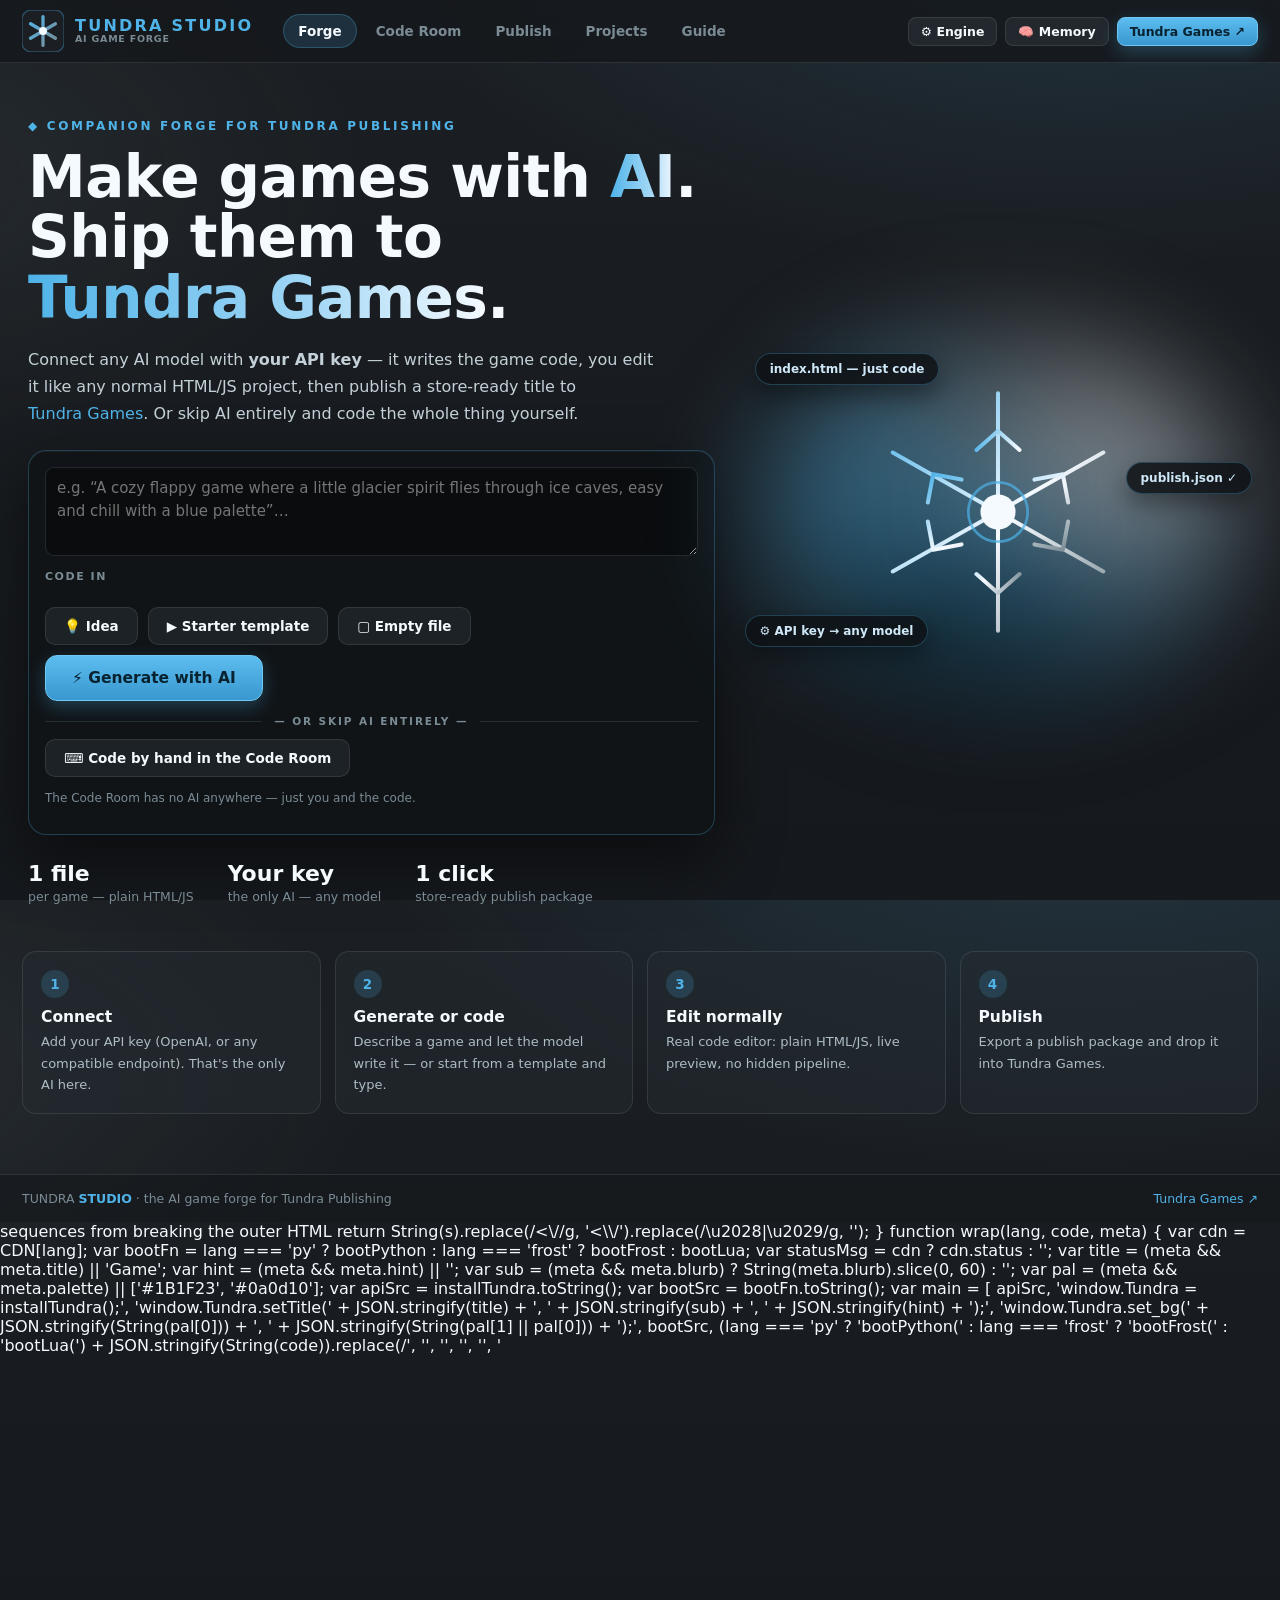
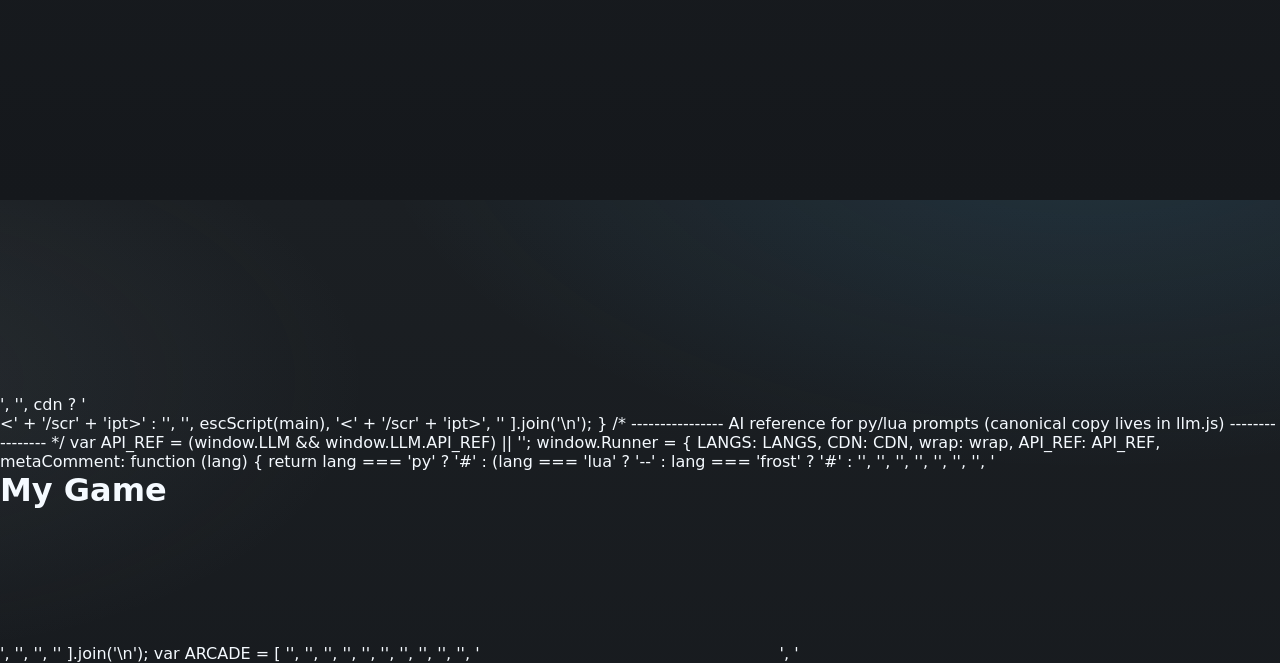
<file: Tundra-Studio.html>
<!DOCTYPE html>
<html lang="en">
<head>
<meta charset="UTF-8">
<meta name="viewport" content="width=device-width, initial-scale=1.0">
<title>Tundra Studio — AI Game Forge for Tundra Games</title>
<meta name="description" content="Tundra Studio helps you make games using AI and publish them to Tundra Games. The only AI is your API key; the code is yours to edit normally.">
<link rel="icon" type="image/svg+xml" href="data:image/svg+xml,%3Csvg xmlns='http://www.w3.org/2000/svg' viewBox='0 0 64 64'%3E%3Cdefs%3E%3ClinearGradient id='g' x1='0' y1='0' x2='1' y2='1'%3E%3Cstop offset='0' stop-color='%234FB3E8'/%3E%3Cstop offset='1' stop-color='%237A8B94'/%3E%3C/linearGradient%3E%3C/defs%3E%3Crect width='64' height='64' rx='14' fill='%231B1F23'/%3E%3Cpath d='M32 10v44M13 21l38 22M13 43l38-22' stroke='url(%23g)' stroke-width='5' stroke-linecap='round'/%3E%3Ccircle cx='32' cy='32' r='6' fill='%23F5FAFF'/%3E%3C/svg%3E">
<style>
/* ============ TUNDRA STUDIO ============ */
:root{
  --arctic:#4FB3E8;          /* Arctic Blue   */
  --frost:#7A8B94;           /* Permafrost Grey */
  --snow:#F5FAFF;            /* Snowflake White */
  --char:#1B1F23;            /* Charcoal Black */
  --char-2:#15181c;
  --char-3:#242a30;
  --line:rgba(122,139,148,.22);
  --line-2:rgba(79,179,232,.28);
  --good:#4c9a2a;
  --bad:#ff8a8a;
  --radius:14px;
  --shadow:0 18px 50px rgba(0,0,0,.45);
  --font:"Segoe UI",system-ui,-apple-system,Roboto,Ubuntu,sans-serif;
}
*{box-sizing:border-box;margin:0;padding:0}
html,body{height:100%}
body{
  font-family:var(--font);
  background:
    radial-gradient(1200px 600px at 85% -10%, rgba(79,179,232,.14), transparent 60%),
    radial-gradient(900px 500px at -10% 20%, rgba(122,139,148,.12), transparent 55%),
    linear-gradient(180deg,var(--char) 0%,var(--char-2) 100%);
  color:var(--snow);
  min-height:100vh;
  display:flex;flex-direction:column;
}
#snow{position:fixed;inset:0;width:100%;height:100%;pointer-events:none;z-index:0;opacity:.55}
a{color:var(--arctic);text-decoration:none}
a:hover{text-decoration:underline}
code{font-family:ui-monospace,Consolas,Menlo,monospace;font-size:.92em;background:rgba(79,179,232,.12);color:#9fd6f5;padding:1px 6px;border-radius:5px}
pre{font-family:ui-monospace,Consolas,Menlo,monospace}

/* ---------- top bar ---------- */
.topbar{
  position:sticky;top:0;z-index:50;
  display:flex;align-items:center;gap:18px;
  padding:10px 22px;
  background:rgba(21,24,28,.82);backdrop-filter:blur(12px);
  border-bottom:1px solid var(--line);
}
.brand{display:flex;align-items:center;gap:11px;text-decoration:none}
.logo{width:42px;height:42px;display:block}
.wordmark{font-weight:800;letter-spacing:.14em;font-size:16px;line-height:1.05}
.wordmark span{color:var(--arctic)}
.wordmark small{display:block;letter-spacing:.08em;font-size:9.5px;color:var(--frost);font-weight:600;text-transform:uppercase}
.nav{display:flex;gap:4px;margin-left:12px;flex-wrap:wrap}
.nav-btn{
  background:none;border:1px solid transparent;color:var(--frost);
  font:600 13.5px var(--font);padding:8px 14px;border-radius:999px;cursor:pointer;transition:.18s;
}
.nav-btn:hover{color:var(--snow);background:rgba(79,179,232,.10)}
.nav-btn.on{color:var(--snow);background:rgba(79,179,232,.16);border-color:var(--line-2)}
.top-right{margin-left:auto;display:flex;gap:8px}

/* ---------- buttons / inputs ---------- */
.btn{
  font:700 13.5px var(--font);padding:10px 18px;border-radius:10px;cursor:pointer;
  border:1px solid transparent;transition:.18s;display:inline-flex;align-items:center;gap:7px;
  text-decoration:none;
}
.btn:hover{text-decoration:none;transform:translateY(-1px)}
.btn.primary{background:linear-gradient(180deg,#5dbdf0,#3898cf);color:#08222f;border-color:#6fc8f4;box-shadow:0 6px 18px rgba(79,179,232,.28)}
.btn.primary:hover{filter:brightness(1.06)}
.btn.ghost{background:rgba(122,139,148,.12);color:var(--snow);border-color:var(--line)}
.btn.ghost:hover{background:rgba(122,139,148,.22)}
.btn.sm{padding:6px 12px;font-size:12.5px;border-radius:8px}
.btn.big{padding:13px 26px;font-size:15.5px;border-radius:12px}
.btn.block{width:100%;justify-content:center}
.btn:disabled{opacity:.5;cursor:not-allowed;transform:none}
.inp,textarea,select{
  width:100%;background:rgba(0,0,0,.35);color:var(--snow);
  border:1px solid var(--line);border-radius:9px;padding:9px 11px;
  font:400 13.5px var(--font);resize:vertical;
}
.inp:focus,textarea:focus,select:focus{outline:none;border-color:var(--arctic);box-shadow:0 0 0 3px rgba(79,179,232,.15)}
.lbl{display:block;font-size:12px;font-weight:700;color:var(--frost);letter-spacing:.04em;text-transform:uppercase;margin:10px 0 4px}
.lbl small{text-transform:none;font-weight:500;letter-spacing:0}
.file-btn{cursor:pointer}
.row{display:flex;align-items:center}
.gap{gap:8px;flex-wrap:wrap}

/* ---------- layout ---------- */
main{flex:1;position:relative;z-index:1;max-width:1560px;width:100%;margin:0 auto;padding:26px 22px 60px}
.view{display:none;animation:fade .3s ease}
.view.on{display:block}
@keyframes fade{from{opacity:0;transform:translateY(8px)}to{opacity:1;transform:none}}
.page-head{margin:6px 0 22px}
.page-head h2{font-size:30px;letter-spacing:.01em}
.page-head p{color:#b7c4cc;margin-top:8px;max-width:820px;line-height:1.65;font-size:14.5px}
.panel{
  background:linear-gradient(180deg,rgba(36,42,48,.75),rgba(24,28,33,.85));
  border:1px solid var(--line);border-radius:var(--radius);padding:18px;box-shadow:var(--shadow);
}
.panel h3{font-size:14px;letter-spacing:.06em;text-transform:uppercase;color:var(--arctic);margin:2px 0 12px}
.panel h3 small{color:var(--frost);text-transform:none;letter-spacing:0;font-weight:500}
.empty{color:var(--frost);text-align:center;padding:34px 12px;font-size:14.5px}
.fine{color:var(--frost);font-size:12px;line-height:1.6;margin-top:8px}
.tag{display:inline-block;background:rgba(79,179,232,.16);color:var(--arctic);border:1px solid var(--line-2);font-size:10.5px;font-weight:800;letter-spacing:.06em;padding:2px 8px;border-radius:999px;text-transform:uppercase;vertical-align:middle}

/* ---------- hero ---------- */
.hero{display:grid;grid-template-columns:1.15fr .85fr;gap:30px;align-items:center;padding:30px 6px 10px}
.kicker{color:var(--arctic);font-size:12px;font-weight:800;letter-spacing:.22em;text-transform:uppercase;margin-bottom:14px}
.hero h1{font-size:clamp(34px,4.6vw,58px);line-height:1.04;letter-spacing:-.01em;font-weight:800}
.hero h1 em{font-style:normal;background:linear-gradient(90deg,var(--arctic),#9fd6f5 60%,var(--snow));-webkit-background-clip:text;background-clip:text;color:transparent}
.lede{margin:18px 0 22px;color:#c3d0d8;font-size:16px;line-height:1.7;max-width:640px}
.prompt-card{
  background:rgba(15,18,22,.72);border:1px solid var(--line-2);border-radius:18px;padding:16px;
  box-shadow:0 24px 60px rgba(0,0,0,.5), inset 0 1px 0 rgba(245,250,255,.05);
}
.prompt-card textarea{background:rgba(0,0,0,.35);border:1px solid var(--line);font-size:15px;line-height:1.55;min-height:86px}
.prompt-row{display:flex;align-items:center;gap:12px;margin-top:12px;flex-wrap:wrap}
.prompt-actions{margin-left:auto;display:flex;gap:10px;flex-wrap:wrap}
.chips{display:flex;gap:6px;flex-wrap:wrap}
.chip{
  background:rgba(122,139,148,.12);border:1px solid var(--line);color:#cfdae1;
  font:600 12px var(--font);padding:6px 12px;border-radius:999px;cursor:pointer;transition:.15s;
}
.chip:hover{border-color:var(--line-2);color:var(--snow)}
.chip.on{background:rgba(79,179,232,.18);border-color:var(--arctic);color:var(--snow)}
.hero-stats{display:flex;gap:34px;margin-top:26px;flex-wrap:wrap}
.hero-stats b{display:block;font-size:22px;color:var(--snow)}
.hero-stats span{color:var(--frost);font-size:12.5px}
.hero-art{position:relative;height:420px;display:flex;align-items:center;justify-content:center}
.aurora{
  position:absolute;inset:8% 4%;border-radius:50%;
  background:conic-gradient(from 210deg,#0b3d55,#4FB3E8,#7A8B94,#F5FAFF,#2a6f96,#0b3d55);
  filter:blur(58px);opacity:.5;animation:spin 26s linear infinite;
}
@keyframes spin{to{transform:rotate(360deg)}}
.crystal{width:270px;height:270px;position:relative;filter:drop-shadow(0 0 34px rgba(79,179,232,.45));animation:floaty 7s ease-in-out infinite}
@keyframes floaty{0%,100%{transform:translateY(-8px) rotate(-2deg)}50%{transform:translateY(10px) rotate(2deg)}}
.badge-float{
  position:absolute;background:rgba(15,18,22,.85);border:1px solid var(--line-2);color:#cfe8f7;
  font:700 12px var(--font);padding:8px 14px;border-radius:999px;backdrop-filter:blur(6px);
  box-shadow:0 10px 24px rgba(0,0,0,.4);
}
.badge-float.b1{top:12%;left:2%;animation:floaty 6s ease-in-out infinite}
.badge-float.b2{bottom:18%;left:0;animation:floaty 8s ease-in-out .6s infinite}
.badge-float.b3{top:38%;right:0;animation:floaty 7s ease-in-out .3s infinite}

.how-strip{display:grid;grid-template-columns:repeat(4,1fr);gap:14px;margin-top:36px}
.step{background:rgba(36,42,48,.55);border:1px solid var(--line);border-radius:var(--radius);padding:18px}
.step i{
  display:inline-flex;width:28px;height:28px;border-radius:50%;align-items:center;justify-content:center;
  background:rgba(79,179,232,.18);color:var(--arctic);font-style:normal;font-weight:800;font-size:13.5px;margin-bottom:10px;
}
.step b{display:block;font-size:15.5px;margin-bottom:5px}
.step span{color:#aebcc5;font-size:13px;line-height:1.55}

/* ---------- workshop ---------- */
.workshop{display:grid;grid-template-columns:300px 1fr 360px;gap:16px;align-items:start}
.col-left,.col-right{max-height:calc(100vh - 130px);overflow-y:auto;position:sticky;top:76px}
.col-left::-webkit-scrollbar,.col-right::-webkit-scrollbar{width:8px}
.col-left::-webkit-scrollbar-thumb,.col-right::-webkit-scrollbar-thumb{background:rgba(122,139,148,.3);border-radius:8px}
.log{
  background:rgba(0,0,0,.4);border:1px solid var(--line);border-radius:9px;padding:10px;
  font-size:11.5px;line-height:1.7;color:#8fd0b0;min-height:120px;white-space:pre-wrap;word-break:break-word;
}
.log .dim{color:var(--frost)}
.log .hot{color:var(--arctic)}
.form label{display:block;font-size:12px;font-weight:700;color:var(--frost);margin-bottom:10px;text-transform:uppercase;letter-spacing:.04em}
.form label .inp,.form label textarea{margin-top:4px;text-transform:none;letter-spacing:0;font-weight:400}
.form .grid2{display:grid;grid-template-columns:1fr 1fr;gap:8px}
.form .checks{display:flex;gap:12px;margin-top:6px;text-transform:none;letter-spacing:0;font-weight:500}
.form .checks label{display:flex;align-items:center;gap:6px;margin:0;color:var(--snow);font-weight:500;font-size:13px;text-transform:none;letter-spacing:0}
.counter{float:right;font-weight:500;color:var(--frost);text-transform:none;letter-spacing:0}

.preview-bar{display:flex;align-items:center;justify-content:space-between;gap:10px;margin-bottom:10px;flex-wrap:wrap}
.preview-title{font-weight:800;font-size:18px;letter-spacing:.02em}
.preview-title small{color:var(--frost);font-weight:500;margin-left:8px;font-size:12px}
.preview-frame{
  position:relative;background:#0a0d10;border:1px solid var(--line-2);border-radius:var(--radius);
  overflow:hidden;box-shadow:var(--shadow);aspect-ratio:16/9;
}
.preview-frame iframe{position:absolute;inset:0;width:100%;height:100%;border:0;background:#0a0d10}
.hint-bar{margin-top:10px;color:#a9b8c2;font-size:12.5px;letter-spacing:.02em}

.tabs{display:flex;gap:4px;border-bottom:1px solid var(--line);margin:-4px -4px 14px;padding:0 2px}
.tab{
  background:none;border:none;color:var(--frost);font:700 12.5px var(--font);padding:10px 12px;cursor:pointer;
  border-bottom:2px solid transparent;letter-spacing:.04em;
}
.tab.on{color:var(--arctic);border-bottom-color:var(--arctic)}
.tab-pane{display:none}
.tab-pane.on{display:block}

.media-box{border:1px solid var(--line);border-radius:10px;background:rgba(0,0,0,.3);padding:8px;text-transform:none;letter-spacing:0;font-weight:400}
.media-box img{width:100%;border-radius:7px;display:block;border:1px solid var(--line)}
.media-box.shots{display:grid;grid-template-columns:1fr 1fr;gap:8px}
.media-box.shots .shot{position:relative}
.media-box.shots .shot img{aspect-ratio:16/9;object-fit:cover}
.shot .del{
  position:absolute;top:4px;right:4px;background:rgba(0,0,0,.65);color:var(--bad);border:1px solid var(--line);
  width:22px;height:22px;border-radius:6px;cursor:pointer;font-size:11px;line-height:1;
}

/* ---------- publish ---------- */
.publish-grid{display:grid;grid-template-columns:repeat(3,1fr);gap:16px}
.pub-card{position:relative;display:flex;flex-direction:column;gap:10px}
.pub-card.wide{grid-column:span 2}
.pub-card.direct-card{grid-column:span 3;border-color:var(--line-2);background:linear-gradient(180deg,rgba(79,179,232,.10),rgba(24,28,33,.85))}
.pub-card.direct-card .num{background:rgba(79,179,232,.25);font-size:14px}
.pub-card .num{
  position:absolute;top:14px;right:16px;width:30px;height:30px;border-radius:9px;
  background:rgba(79,179,232,.15);border:1px solid var(--line-2);color:var(--arctic);
  display:flex;align-items:center;justify-content:center;font-weight:900;
}
.pub-card p{color:#b7c4cc;font-size:13.5px;line-height:1.65}
.pub-card .btn{align-self:flex-start}
.ticks{list-style:none;display:flex;flex-direction:column;gap:8px;color:#b7c4cc;font-size:13.5px}
.ticks li{padding-left:20px;position:relative}
.ticks li::before{content:"✓";position:absolute;left:0;color:var(--arctic);font-weight:900}
.dropzone{
  border:2px dashed var(--line-2);border-radius:12px;padding:22px;text-align:center;color:var(--frost);
  cursor:pointer;transition:.18s;font-size:13.5px;
}
.dropzone:hover,.dropzone.over{border-color:var(--arctic);color:var(--snow);background:rgba(79,179,232,.07)}
.copy-list{display:flex;flex-direction:column;gap:6px;max-height:260px;overflow-y:auto;margin:4px 0 8px}
.copy-item{
  display:flex;align-items:center;gap:8px;background:rgba(0,0,0,.3);border:1px solid var(--line);
  border-radius:8px;padding:6px 8px;
}
.copy-item .k{font-size:10.5px;font-weight:800;color:var(--frost);text-transform:uppercase;width:88px;flex-shrink:0;letter-spacing:.05em}
.copy-item .v{flex:1;font-size:12px;color:var(--snow);overflow:hidden;text-overflow:ellipsis;white-space:nowrap}
.copy-item button{background:rgba(79,179,232,.15);border:1px solid var(--line-2);color:var(--arctic);border-radius:6px;font:800 10.5px var(--font);padding:4px 8px;cursor:pointer}

/* store preview mock (Tundra Games look) */
.store-preview{display:grid;grid-template-columns:340px 1fr;gap:18px;margin-top:10px}
.sp-card{
  background:linear-gradient(180deg,rgba(30,36,42,.9),rgba(21,24,28,.95));border:1px solid var(--line);
  border-radius:12px;overflow:hidden;cursor:default;
}
.sp-thumb{aspect-ratio:16/9;background:#1B1F23;position:relative}
.sp-thumb img{width:100%;height:100%;object-fit:cover;display:block}
.sp-meta{padding:12px 14px}
.sp-meta b{display:block;font-size:15px;margin-bottom:3px}
.sp-meta small{color:var(--frost);font-size:12px;display:block}
.sp-bottom{display:flex;align-items:center;justify-content:space-between;margin-top:9px}
.sp-price{font-weight:800;color:var(--snow)}
.sp-price.free{color:var(--arctic)}
.sp-rating{font-size:11.5px;color:#8fd0b0}
.sp-detail h4{font-size:24px;margin-bottom:6px}
.sp-detail .sp-tags{display:flex;gap:6px;flex-wrap:wrap;margin-bottom:12px}
.sp-detail .sp-tag{background:rgba(79,179,232,.14);border:1px solid var(--line-2);color:var(--arctic);font-size:11px;font-weight:800;letter-spacing:.05em;padding:3px 9px;border-radius:999px;text-transform:uppercase}
.sp-kv{display:grid;grid-template-columns:110px 1fr;gap:5px 12px;font-size:13px;margin-bottom:12px}
.sp-kv span{color:var(--frost)}
.sp-kv b{color:var(--snow)}
.sp-desc{color:#b7c4cc;font-size:13.5px;line-height:1.65}
.sp-shots{display:flex;gap:8px;margin-top:12px;flex-wrap:wrap}
.sp-shots img{height:64px;border-radius:6px;border:1px solid var(--line);object-fit:cover}
.sp-buy{margin-top:14px;display:flex;gap:8px;align-items:center}
.sp-buy .btn{pointer-events:none}

/* ---------- projects ---------- */
.proj-grid{display:grid;grid-template-columns:repeat(auto-fill,minmax(300px,1fr));gap:16px}
.proj-card{overflow:hidden;padding:0;display:flex;flex-direction:column}
.proj-card img{width:100%;aspect-ratio:16/9;object-fit:cover;display:block;background:#0a0d10}
.proj-body{padding:14px 16px;display:flex;flex-direction:column;gap:8px;flex:1}
.proj-body b{font-size:16px}
.proj-body small{color:var(--frost);font-size:12px}
.proj-actions{display:flex;gap:6px;margin-top:auto;flex-wrap:wrap}

/* ---------- guide ---------- */
.guide-grid{display:grid;grid-template-columns:1fr 1fr;gap:16px}
.guide-grid p{color:#b7c4cc;font-size:13.8px;line-height:1.7;margin-bottom:10px}
.code-mini{
  background:rgba(0,0,0,.42);border:1px solid var(--line);border-radius:9px;padding:12px;
  font-size:11.5px;line-height:1.55;color:#9fd6f5;overflow-x:auto;margin-bottom:10px;
}

/* ---------- footer / modal / toast ---------- */
.foot{
  position:relative;z-index:1;display:flex;justify-content:space-between;gap:12px;flex-wrap:wrap;
  padding:16px 22px;border-top:1px solid var(--line);color:var(--frost);font-size:12.5px;
  background:rgba(21,24,28,.6);
}
.foot span{color:var(--arctic);font-weight:800}
.modal{display:none;position:fixed;inset:0;z-index:100;background:rgba(5,8,10,.7);backdrop-filter:blur(4px);align-items:center;justify-content:center}
.modal.on{display:flex}
.modal-box{
  position:relative;background:linear-gradient(180deg,#242a30,#181c21);border:1px solid var(--line-2);
  border-radius:16px;padding:26px;width:min(460px,92vw);box-shadow:var(--shadow);
}
.modal-box h3{margin-bottom:14px;color:var(--arctic);letter-spacing:.06em;text-transform:uppercase;font-size:14px}
.modal-box .radio{display:flex;gap:8px;align-items:flex-start;font-size:13.5px;color:#cfdbe3;margin-bottom:10px;line-height:1.5}
.modal-x{position:absolute;top:12px;right:12px;background:none;border:none;color:var(--frost);font-size:16px;cursor:pointer}
#toast{
  position:fixed;left:50%;bottom:28px;transform:translateX(-50%) translateY(20px);
  background:rgba(15,18,22,.94);border:1px solid var(--line-2);color:var(--snow);
  padding:11px 20px;border-radius:999px;font:700 13.5px var(--font);opacity:0;pointer-events:none;
  transition:.25s;z-index:200;box-shadow:var(--shadow);
}
#toast.on{opacity:1;transform:translateX(-50%) translateY(0)}

.autoline{display:flex;align-items:center;gap:5px;font-size:11.5px;color:var(--frost);cursor:pointer;letter-spacing:.02em}
.linklike{background:none;border:none;color:var(--arctic);font:inherit;cursor:pointer;padding:0;text-decoration:underline}

/* ---------- code room / AI dock modes ---------- */
.door-sep{display:flex;align-items:center;gap:12px;margin-top:14px;color:var(--frost);font-size:10.5px;font-weight:800;letter-spacing:.18em;text-transform:uppercase}
.door-sep::before,.door-sep::after{content:"";flex:1;height:1px;background:var(--line)}
.door-row{display:flex;gap:12px;margin-top:12px;flex-wrap:wrap;align-items:center}
.dock-head{display:flex;align-items:center;justify-content:space-between;gap:8px;margin-bottom:10px}
.dock-head h3{margin:0!important}
.dock-x{background:none;border:1px solid var(--line);color:var(--frost);border-radius:7px;cursor:pointer;padding:3px 9px;font:700 10.5px var(--font);letter-spacing:.06em}
.dock-x:hover{color:var(--snow);border-color:var(--line-2);background:rgba(122,139,148,.12)}
.noai-tag{display:none;background:rgba(76,154,42,.18);border-color:rgba(76,154,42,.45);color:#8fdc8f;margin-left:10px;vertical-align:middle}
#workshopGrid.mode-code #aiCol{display:none}
#workshopGrid.mode-code{grid-template-columns:1fr 380px}
#workshopGrid.mode-code .noai-tag{display:inline-block}
.code-empty h3{font-size:22px;letter-spacing:.02em;text-transform:none;color:var(--snow);margin-bottom:8px}
.code-empty p{color:#b7c4cc;font-size:14.5px;line-height:1.65;margin-bottom:14px}
.lang-row{display:flex;align-items:center;gap:10px;margin-top:10px;flex-wrap:wrap}
.lang-lbl{font-size:11px;font-weight:800;letter-spacing:.14em;text-transform:uppercase;color:var(--frost)}
.langsel{
  background:rgba(0,0,0,.35);color:var(--snow);border:1px solid var(--line-2);border-radius:8px;
  padding:5px 8px;font:700 12px var(--font);cursor:pointer;
}
.fileline{
  font-family:ui-monospace,Consolas,Menlo,monospace;font-size:11.5px;color:#9fd6f5;
  background:rgba(79,179,232,.1);border:1px solid var(--line-2);border-radius:6px;padding:3px 8px;
}
.preview-head{display:flex;align-items:center;justify-content:space-between;gap:10px;margin:14px 0 8px;font-size:13px;letter-spacing:.04em;text-transform:uppercase;color:var(--frost)}
.preview-head b{color:var(--snow);letter-spacing:.06em}

/* ---------- code editor (normal coding) ---------- */
.editor{
  position:relative;display:flex;
  background:#0d1114;border:1px solid var(--line-2);border-radius:12px;
  height:46vh;min-height:340px;overflow:hidden;
  font:12.5px/1.55 ui-monospace,"Cascadia Code",Consolas,Menlo,monospace;
  box-shadow:var(--shadow);
}
.ed-gutter{
  flex:0 0 44px;padding:10px 8px;text-align:right;white-space:pre;overflow:hidden;
  color:rgba(122,139,148,.55);background:rgba(0,0,0,.35);border-right:1px solid var(--line);
  user-select:none;font:inherit;
}
.ed-hl{
  position:absolute;left:44px;right:0;top:0;bottom:0;
  margin:0;padding:10px 14px;overflow:hidden;white-space:pre;
  pointer-events:none;color:#c9d6de;font:inherit;
}
.ed-hl code{font:inherit}
.editor textarea{
  position:absolute;left:44px;right:0;top:0;bottom:0;
  width:calc(100% - 44px);height:100%;
  margin:0;padding:10px 14px;border:0;resize:none;outline:none;
  background:transparent;color:transparent;caret-color:#F5FAFF;
  white-space:pre;overflow:auto;font:inherit;
}
.editor textarea::selection{background:rgba(79,179,232,.35)}
.t-com{color:#6a7d63;font-style:italic}
.t-str{color:#d9a86c}
.t-tag{color:#4FB3E8}
.t-kw{color:#c792ea}
.t-num{color:#f78c6c}

/* ---------- responsive ---------- */
@media(max-width:1280px){
  .workshop{grid-template-columns:260px 1fr 320px}
  .publish-grid{grid-template-columns:1fr 1fr}
  .pub-card.wide{grid-column:span 2}
  .pub-card.direct-card{grid-column:span 2}
}
@media(max-width:1020px){
  .hero{grid-template-columns:1fr}
  .hero-art{height:280px;order:-1}
  .workshop{grid-template-columns:1fr}
  .col-left,.col-right{position:static;max-height:none}
  .how-strip{grid-template-columns:1fr 1fr}
  .store-preview{grid-template-columns:1fr}
}
@media(max-width:720px){
  .topbar{flex-wrap:wrap}
  .nav{order:3;width:100%;margin:0}
  .publish-grid{grid-template-columns:1fr}
  .pub-card.wide{grid-column:span 1}
  .pub-card.direct-card{grid-column:span 1}
  .how-strip{grid-template-columns:1fr}
  .guide-grid{grid-template-columns:1fr}
}

/* ---- memory system (account + published + unpublished games) ---- */
.mem-sec{margin-bottom:14px}
.mem-sec h4{margin:0 0 6px;font-size:13px}
.mem-n{border:1px solid rgba(255,255,255,.14);border-radius:99px;padding:1px 8px;font-size:11px;opacity:.8}
.mem-row{display:grid;gap:4px;padding:8px 10px;border:1px solid rgba(255,255,255,.1);border-radius:8px;margin-bottom:8px}
.mem-row b{font-size:13px}
.mem-row small{opacity:.7;font-size:11px}
.mem-empty{opacity:.6}
.mem-note{width:100%;box-sizing:border-box;background:rgba(0,0,0,.25);color:inherit;border:1px solid rgba(255,255,255,.12);border-radius:6px;padding:6px 8px;font:12px/1.5 system-ui,sans-serif;resize:vertical}

</style>
</head>
<body>
<canvas id="snow" aria-hidden="true"></canvas>

<header class="topbar">
  <a class="brand" href="#" onclick="TS.go('home');return false">
    <svg class="logo" viewBox="0 0 64 64" aria-hidden="true">
      <defs><linearGradient id="lg" x1="0" y1="0" x2="1" y2="1"><stop offset="0" stop-color="#4FB3E8"/><stop offset="1" stop-color="#7A8B94"/></linearGradient></defs>
      <rect width="64" height="64" rx="14" fill="#1B1F23" stroke="rgba(79,179,232,.35)" stroke-width="2"/>
      <path d="M32 10v44M13 21l38 22M13 43l38-22" stroke="url(#lg)" stroke-width="5" stroke-linecap="round"/>
      <circle cx="32" cy="32" r="6" fill="#F5FAFF"/>
    </svg>
    <div class="wordmark">TUNDRA <span>STUDIO</span><small>AI game forge</small></div>
  </a>
  <nav class="nav">
    <button class="nav-btn on" data-view="home"     onclick="TS.go('home')">Forge</button>
    <button class="nav-btn"    data-view="code"     onclick="TS.openCode()">Code Room</button>
    <button class="nav-btn"    data-view="publish"  onclick="TS.go('publish')">Publish</button>
    <button class="nav-btn"    data-view="projects" onclick="TS.go('projects')">Projects</button>
    <button class="nav-btn"    data-view="guide"    onclick="TS.go('guide')">Guide</button>
  </nav>
  <div class="top-right">
    <button class="btn ghost sm" id="engineBtn" onclick="TS.openSettings()" title="AI engine — API key">⚙ Engine</button>
    <button class="btn ghost sm" onclick="TS.openMemory()" title="Memory — account, published & unpublished games">🧠 Memory</button>
    <a class="btn primary sm" href="https://coder386galaxy.github.io/tundra-studio/store/" target="_blank" rel="noopener">Tundra Games ↗</a>
  </div>
</header>

<main id="main">

  <!-- ============ HOME / FORGE LANDING ============ -->
  <section class="view on" id="view-home">
    <div class="hero">
      <div class="hero-inner">
        <div class="kicker">◆ Companion forge for Tundra Publishing</div>
        <h1>Make games with <em>AI</em>.<br>Ship them to <em>Tundra&nbsp;Games</em>.</h1>
        <p class="lede">Connect any AI model with <b>your API key</b> — it writes the game code, you edit it
          like any normal HTML/JS project, then publish a store-ready title to
          <a href="https://coder386galaxy.github.io/tundra-studio/store/" target="_blank" rel="noopener">Tundra&nbsp;Games</a>.
          Or skip AI entirely and code the whole thing yourself.</p>
        <div class="prompt-card">
          <textarea id="heroPrompt" rows="3" placeholder="e.g. “A cozy flappy game where a little glacier spirit flies through ice caves, easy and chill with a blue palette”…"></textarea>
          <div class="lang-row"><span class="lang-lbl">Code in</span><div class="chips" id="langChips"></div></div>
          <div class="prompt-row">
            <div class="chips" id="ideaChips"></div>
            <div class="prompt-actions">
              <button class="btn ghost" onclick="TS.surprise()">💡 Idea</button>
              <button class="btn ghost" onclick="TS.startTemplate('starter')">▶ Starter template</button>
              <button class="btn ghost" onclick="TS.startTemplate('empty')">▢ Empty file</button>
              <button class="btn primary big" id="heroGo" onclick="TS.aiGenerate(true)">⚡ Generate with AI</button>
            </div>
          </div>
          <div class="door-sep"><span>— or skip AI entirely —</span></div>
          <div class="door-row">
            <button class="btn ghost" onclick="TS.openCode()">⌨️ Code by hand in the Code Room</button>
            <button class="btn ghost" id="heroAI2" style="display:none" onclick="TS.openAI()">🤖 Open AI assistant</button>
            <span class="fine" style="margin:0">The Code Room has no AI anywhere — just you and the code.</span>
          </div>
          <div class="fine" id="heroEngineLine" style="margin-top:10px"></div>
        </div>
        <div class="hero-stats">
          <div><b>1 file</b><span>per game — plain HTML/JS</span></div>
          <div><b>Your key</b><span>the only AI — any model</span></div>
          <div><b>1 click</b><span>store-ready publish package</span></div>
        </div>
      </div>
      <div class="hero-art" aria-hidden="true">
        <div class="aurora"></div>
        <svg class="crystal" viewBox="0 0 200 200">
          <defs><linearGradient id="cg" x1="0" y1="0" x2="1" y2="1"><stop offset="0" stop-color="#4FB3E8"/><stop offset=".55" stop-color="#F5FAFF"/><stop offset="1" stop-color="#7A8B94"/></linearGradient></defs>
          <g stroke="url(#cg)" stroke-width="3" stroke-linecap="round" fill="none">
            <path d="M100 12v176M22 56l156 88M22 144l156-88"/>
            <path d="M100 40l-16 14m16-14l16 14M100 160l-16-14m16 14l16-14"/>
            <path d="M52 72l-4 21m4-21l21 4M148 128l4-21m-4 21l-21-4"/>
            <path d="M52 128l-4-21m4 21l21-4M148 72l4 21m-4-21l-21 4"/>
          </g>
          <circle cx="100" cy="100" r="13" fill="#F5FAFF"/>
          <circle cx="100" cy="100" r="22" fill="none" stroke="#4FB3E8" stroke-width="2" opacity=".7"/>
        </svg>
        <div class="badge-float b1">index.html — just code</div>
        <div class="badge-float b2">⚙ API key → any model</div>
        <div class="badge-float b3">publish.json ✓</div>
      </div>
    </div>

    <div class="how-strip">
      <div class="step"><i>1</i><b>Connect</b><span>Add your API key (OpenAI, or any compatible endpoint). That's the only AI here.</span></div>
      <div class="step"><i>2</i><b>Generate or code</b><span>Describe a game and let the model write it — or start from a template and type.</span></div>
      <div class="step"><i>3</i><b>Edit normally</b><span>Real code editor: plain HTML/JS, live preview, no hidden pipeline.</span></div>
      <div class="step"><i>4</i><b>Publish</b><span>Export a publish package and drop it into Tundra Games.</span></div>
    </div>
  </section>

  <!-- ============ WORKSHOP ============ -->
  <section class="view" id="view-workshop">
    <div class="workshop" id="workshopEmpty" style="display:none"></div>
    <div class="workshop" id="workshopGrid">
      <aside class="panel col-left" id="aiCol">
        <div class="dock-head">
          <h3 style="margin:0">AI assistant <span class="tag">API key</span></h3>
          <button class="dock-x" onclick="TS.closeAI()" title="Close the AI assistant and code by hand">✕ close</button>
        </div>
        <textarea id="aiPrompt" rows="3" placeholder="Describe a game to generate — or a change to apply to the current code…"></textarea>
        <div class="row gap" style="margin-top:8px">
          <button class="btn primary sm" id="aiGoBtn" onclick="TS.aiGenerate()">⚡ Generate game</button>
          <button class="btn ghost sm" id="aiModBtn" onclick="TS.aiModify()">→ Apply to code</button>
        </div>
        <div class="chips" style="margin-top:8px">
          <button class="chip" onclick="TS.quickFix('Fix any bugs and crashes in this game')">🐛 Fix bugs</button>
          <button class="chip" onclick="TS.quickFix('Add more juice: particles, screen shake, sound effects, polish')">✨ Juice</button>
          <button class="chip" onclick="TS.quickFix('Make sure it plays great on mobile with touch controls')">📱 Touch</button>
        </div>
        <h3>Activity</h3>
        <pre class="log" id="aiLog">The only AI here is your API key.
Configure it under ⚙ Engine.</pre>
        <div class="fine" id="engineLine"></div>
        <h3>Project</h3>
        <div class="row gap">
          <button class="btn ghost sm" onclick="TS.saveProject()">💾 Save</button>
          <button class="btn ghost sm" onclick="TS.downloadGame()">⬇ Code</button>
          <button class="btn ghost sm" onclick="TS.newFrom('empty')">✚ New</button>
        </div>
        <p class="fine" id="langNote"></p>
      </aside>

      <section class="col-mid">
        <div class="preview-bar">
          <div class="preview-title" id="buildTitle">—<small id="dirtyFlag"></small><span class="tag noai-tag">no AI</span></div>
          <div class="row gap">
            <select id="langSel" class="langsel" onchange="TS.setLang(this.value)" title="Coding language">
              <option value="js">JavaScript</option>
              <option value="py">Python</option>
              <option value="lua">Lua</option>
              <option value="frost">Frost (Hypereasy)</option>
            </select>
            <span class="fileline" id="fileLabel">index.html</span>
            <label class="autoline"><input type="checkbox" id="autoRun" onchange="TS.setAutoRun(this.checked)"> run on type</label>
            <button class="btn primary sm" onclick="TS.run()" title="Ctrl+Enter">▶ Run</button>
            <button class="btn ghost sm" onclick="TS.saveProject()" title="Ctrl+S">💾</button>
            <button class="btn ghost sm" onclick="TS.downloadGame()">⬇</button>
          </div>
        </div>

        <div class="editor" id="editor">
          <pre class="ed-hl" id="edHl"><code></code></pre>
          <div class="ed-gutter" id="edGutter">1</div>
          <textarea id="codeArea" spellcheck="false" wrap="off" placeholder="&lt;!DOCTYPE html&gt; …"></textarea>
        </div>

        <div class="preview-head">
          <b>Live preview</b>
          <div class="row gap">
            <button class="btn ghost sm" onclick="TS.captureShot()">📸 Capture</button>
            <button class="btn ghost sm" onclick="TS.captureAll()">✨ Auto media</button>
          </div>
        </div>
        <div class="preview-frame" id="previewFrame">
          <iframe id="gameFrame" title="Game preview" sandbox="allow-scripts allow-same-origin" src="about:blank"></iframe>
        </div>
        <div class="hint-bar" id="ctrlHint">Controls appear here.</div>
      </section>

      <aside class="panel col-right">
        <div class="tabs" id="wsTabs">
          <button class="tab on" data-tab="kit" onclick="TS.wsTab('kit')">Store Kit</button>
          <button class="tab" data-tab="media" onclick="TS.wsTab('media')">Media</button>
        </div>

        <div class="tab-pane on" id="pane-kit">
          <div class="form" id="kitForm"></div>
          <div class="row gap">
            <button class="btn primary sm" onclick="TS.go('publish')">Continue to Publish →</button>
            <button class="btn ghost sm" onclick="TS.saveProject()">💾 Save project</button>
          </div>
          <p class="fine">Filled automatically from the game's <code>TUNDRA_META</code> comment when the AI (or you) include one.</p>
        </div>

        <div class="tab-pane" id="pane-media">
          <label class="lbl">Cover art
            <div class="media-box" id="coverBox"></div>
          </label>
          <div class="row gap">
            <button class="btn ghost sm" onclick="TS.captureCover()">From game</button>
            <label class="btn ghost sm file-btn">Upload<input type="file" accept="image/*" hidden onchange="TS.uploadCover(this)"></label>
          </div>
          <label class="lbl" style="margin-top:14px">Screenshots <small id="shotCount"></small>
            <div class="media-box shots" id="shotGrid"></div>
          </label>
          <div class="row gap">
            <button class="btn ghost sm" onclick="TS.captureShot()">📸 Capture</button>
            <button class="btn ghost sm" onclick="TS.captureAll()">✨ Auto media</button>
            <label class="btn ghost sm file-btn">Upload<input type="file" accept="image/*" multiple hidden onchange="TS.uploadShots(this)"></label>
          </div>
          <p class="fine">📸 grabs the live game canvas (works with any code). ✨ stages title/play/over shots when the game includes the studio bridge. Media is stored as data-URLs, exactly what the Tundra Games form expects.</p>
        </div>
      </aside>
    </div>
  </section>

  <!-- ============ PUBLISH ============ -->
  <section class="view" id="view-publish">
    <div class="page-head">
      <h2>Publish to Tundra Games</h2>
      <p>Your build is packaged in the exact schema of the
        <a href="https://coder386galaxy.github.io/tundra-studio/store/" target="_blank" rel="noopener">Tundra Games</a>
        catalog (<code>games · news · promos · users · reviews</code>). Pick any path below.</p>
    </div>

    <div class="publish-grid">
      <div class="panel pub-card direct-card">
        <div class="num">⚡</div>
        <h3>Publish directly to Tundra Games</h3>
        <p>Tundra Studio and <a href="https://coder386galaxy.github.io/tundra-studio/store/" target="_blank" rel="noopener">Tundra Games</a>
          share the same site (<code>coder386galaxy.github.io</code>), so the studio can write your title
          <b>straight into the store's catalog on this device</b>. Open the store and it's on the shelf — no files.</p>
        <div id="directStatus" class="fine"></div>
        <div class="row gap">
          <button class="btn primary" id="directBtn" onclick="TS.directPublish()">⚡ Publish directly</button>
          <a class="btn ghost" href="https://coder386galaxy.github.io/tundra-studio/store/" target="_blank" rel="noopener">Open Tundra Games ↗</a>
          <button class="btn ghost sm" onclick="TS.directRefresh()">↻ Status</button>
        </div>
      </div>

      <div class="panel pub-card">
        <div class="num">A</div>
        <h3>Export publish package</h3>
        <p>Downloads <code>tundra-publish-…json</code> containing your title (plus a launch news post) in the
          store's Restore format.</p>
        <button class="btn primary" onclick="TS.exportPackage()">⬇ Export publish package</button>
        <p class="fine">On Tundra Games open <b>Publish → Data → Restore</b> and choose the file.
          ⚠️ Restore replaces the whole catalog — if the store already has titles, use path&nbsp;B.</p>
      </div>

      <div class="panel pub-card">
        <div class="num">B</div>
        <h3>Merge into existing catalog <span class="tag">recommended</span></h3>
        <p>Drop the store's last <b>Publish → Data → Export JSON</b> backup here. Tundra Studio weaves your new
          title into it without touching anything else — then Restore the merged file.</p>
        <label class="dropzone" id="dropCatalog">
          <input type="file" accept="application/json" hidden onchange="TS.loadCatalog(this)">
          <span>Drop catalog JSON or click to browse</span>
        </label>
        <div id="mergeStatus" class="fine"></div>
        <button class="btn primary" id="mergeExportBtn" style="display:none" onclick="TS.exportMerged()">⬇ Export merged catalog</button>
      </div>

      <div class="panel pub-card">
        <div class="num">C</div>
        <h3>Manual New-Title form</h3>
        <p>Rather type it in? Copy each field straight into the store's <b>Publish → New Title</b> form.</p>
        <div id="copyList" class="copy-list"></div>
        <div class="row gap">
          <button class="btn ghost sm" onclick="TS.downloadMediaFiles()">⬇ cover + shots</button>
          <a class="btn primary sm" href="https://coder386galaxy.github.io/tundra-studio/store/" target="_blank" rel="noopener">Open Publish tab ↗</a>
        </div>
      </div>

      <div class="panel pub-card wide">
        <h3>Storefront preview</h3>
        <p class="fine">Exactly how your listing renders inside Tundra Games (same palette, card &amp; detail layout).</p>
        <div class="store-preview" id="storePreview"></div>
      </div>

      <div class="panel pub-card">
        <div class="num">D</div>
        <h3>Game build file</h3>
        <p>The playable game itself as a single HTML file (also embedded in the package as <code>gameHTML</code>).</p>
        <button class="btn ghost" onclick="TS.downloadGame()">⬇ game.html</button>
      </div>

      <div class="panel pub-card">
        <div class="num">E</div>
        <h3>After publishing</h3>
        <ul class="ticks">
          <li>Launch news post is bundled in the package</li>
          <li>Share link: store URL + <code>#game=&lt;id&gt;</code></li>
          <li>Players buy/claim it, review it, and track play sessions</li>
        </ul>
        <a class="btn primary" href="https://coder386galaxy.github.io/tundra-studio/store/" target="_blank" rel="noopener">Go to Tundra Games ↗</a>
      </div>
    </div>
  </section>

  <!-- ============ PROJECTS ============ -->
  <section class="view" id="view-projects">
    <div class="page-head">
      <h2>Projects</h2>
      <p>Everything you've built in this browser. Saved automatically.</p>
    </div>
    <div class="proj-grid" id="projGrid"></div>
  </section>

  <!-- ============ GUIDE ============ -->
  <section class="view" id="view-guide">
    <div class="page-head"><h2>How Tundra Studio works</h2></div>
    <div class="guide-grid">
      <div class="panel">
        <h3>🔑 The only AI is your API key</h3>
        <p>Tundra Studio has <b>no built-in AI</b>. You bring a key (OpenAI or any OpenAI-compatible endpoint —
          local LLMs included), pick a model, and prompts go straight from your browser to your endpoint.
          No middleman, no studio account. Without a key the studio still works — you just code by hand.</p>
        <p><b>⚡ Generate</b> writes a whole game from your description. <b>→ Apply to code</b> revises the
          current file from an instruction ("add touch controls", "fix the collision bug"…).</p>
      </div>
      <div class="panel">
        <h3>⌨️ The Code Room — no AI</h3>
        <p>The <b>Code Room</b> is a workspace with zero AI in it: no prompts, no assistant, nothing
          calling out to a model. Pick your language — <b>JavaScript</b> (complete HTML document),
          <b>Python</b> (via Pyodide), <b>Lua</b> (via Fengari) or <b>Frost</b>, the hypereasy game
          language (one instruction per line, runs natively) — and just write.</p>
        <p>Real editor: syntax highlighting per language, line numbers, tab/indent, Ctrl+Enter to run,
          Ctrl+S to save. Python and Lua use a small <code>Tundra</code> game API (draw, input, score, juice)
          and run in the browser — the publish build wraps them automatically.</p>
        <p>Hand-written <b>Starter game</b> and <b>Empty file</b> templates exist for every language — zero AI involved.
          Want a model's help later? The Forge page can open an AI assistant on your file — never the other way around.</p>
      </div>
      <div class="panel">
        <h3>🏪 Publishing to Tundra Games</h3>
        <p>Tundra Games stores its catalog in browser localStorage and moves it with
          <b>Publish → Data → Export/Restore JSON</b>. Tundra Studio emits that exact schema:</p>
        <pre class="code-mini">{
  "games":  [{ id, title, studio, price, date, age,
               tags, platforms, featured, blurb, desc,
               image, screens, palette, discount, gameHTML }],
  "news":   [{ date, title, body, game }],
  "promos": {}, "users": …, "reviews": …
}</pre>
        <p>So a publish is one Restore away. The extra <code>gameHTML</code> field rides along with the catalog
          (the store ignores fields it doesn't know), keeping the playable build attached to its listing.</p>
      </div>
      <div class="panel">
        <h3>🔐 Everything stays yours</h3>
        <p>Projects, media and settings live in your browser; games live as files you download.
          Your prompt never leaves the machine except to the AI endpoint <b>you</b> configured.</p>
        <p>The optional <code>TUNDRA_META</code> comment at the top of your file just pre-fills the store
          kit — delete it whenever, it never affects the game.</p>
      </div>
    </div>
  </section>
</main>

<footer class="foot">
  <div>TUNDRA <span>STUDIO</span> · the AI game forge for Tundra Publishing</div>
  <a href="https://coder386galaxy.github.io/tundra-studio/store/" target="_blank" rel="noopener">Tundra Games ↗</a>
</footer>

<!-- memory system: account + published + unpublished games -->
<div class="modal" id="memModal">
  <div class="modal-box">
    <button class="modal-x" onclick="TS.closeMemory()">✕</button>
    <h3>🧠 Memory</h3>
    <p class="fine">Memory for your account, your published games and your unpublished games.
      The AI reads it before every reply, your notes live here, and the vault keeps everything safe.</p>
    <div id="memBody"></div>
    <div class="row gap" style="margin-top:12px">
      <button class="btn primary sm" onclick="TS.memDownload()">⬇ Backup memory</button>
      <label class="btn ghost sm" style="cursor:pointer">⬆ Restore<input type="file" accept="application/json,.json" style="display:none" onchange="TS.memRestore(this)"></label>
      <button class="btn ghost sm" onclick="TS.closeMemory()">Close</button>
    </div>
    <p class="fine" id="memAuto"></p>
  </div>
</div>

<!-- settings modal: the only AI = your API key -->
<div class="modal" id="settingsModal">
  <div class="modal-box">
    <button class="modal-x" onclick="TS.closeSettings()">✕</button>
    <h3>AI engine — your API key</h3>
    <label class="lbl">Base URL<input class="inp" id="llmBase" placeholder="https://api.openai.com/v1"></label>
    <label class="lbl">API key<input class="inp" id="llmKey" type="password" placeholder="sk-…"></label>
    <label class="lbl">Model<input class="inp" id="llmModel" placeholder="gpt-4o-mini"></label>
    <div class="row gap" style="margin-top:12px">
      <button class="btn primary sm" onclick="TS.saveSettings()">Save</button>
      <button class="btn ghost sm" onclick="TS.testEngine()">Test connection</button>
      <button class="btn ghost sm" onclick="TS.closeSettings()">Close</button>
    </div>
    <p class="fine">Requests go straight from your browser to your endpoint — that's the only AI in Tundra Studio.
      The key is kept in this browser only. Without a key you can still code by hand and publish.</p>
  </div>
</div>

<div id="toast"></div>

<script>
/* ============================================================
   TUNDRA LLM — the ONLY AI in Tundra Studio is your API key.
   Talks to any OpenAI-compatible endpoint (/chat/completions).
   Generates code in the language the user selected:
     'js'  -> complete HTML document
     'py'  -> Python source (Tundra API)
     'lua' -> Lua source (Tundra API)
   ============================================================ */
(function () {
  'use strict';

  /* Screenshot bridge we ask JS-mode games to include (optional, best-effort). */
  var BRIDGE = [
    '(function(){',
    'function grab(){var cs=document.getElementsByTagName("canvas"),c=null;',
    'for(var i=0;i<cs.length;i++){if(!c||cs[i].width*cs[i].height>c.width*c.height)c=cs[i];}',
    'try{return c?c.toDataURL("image/jpeg",0.9):null;}catch(e){return null;}}',
    'parent.postMessage({src:"tundra-game",act:"ready"},"*");',
    'window.addEventListener("message",function(ev){var m=ev.data||{};if(m.src!=="tundra-studio")return;',
    'if(m.act==="ping")parent.postMessage({src:"tundra-game",act:"pong",ts:m.ts},"*");',
    'if(m.act==="shot"){var d=window.tundraShot?window.tundraShot(m.state):grab();',
    'parent.postMessage({src:"tundra-game",act:"shot",ts:m.ts,state:m.state,data:d},"*");}});',
    'window.tundraGrab=grab;})();'
  ].join('\n');

  var META_JS = '<!-- TUNDRA_META {"title":"...","blurb":"max 160 chars","desc":"store description, 2-5 sentences","tags":["3","to","6","words"],"age":"E|E10+|T","price":0,"palette":["#111111","#4FB3E8"],"hint":"controls string"} -->';

  /* Reference for the Tundra game API used by py/lua builds (prompt material). */
  var API_REF = [
    'The game runs against a tiny game API (already imported for you):',
    '  clear(color)                       fill the screen',
    '  rect(x,y,w,h,color)  circle(x,y,r,color)  line(x1,y1,x2,y2,color,width=2)',
    '  text(s,x,y,size=16,color="#F5FAFF",align="left")     align: left|center|right',
    '  set_bg(topColor, bottomColor)      screen gradient (call once in init)',
    '  set_title(title, subtitle, hint)   configure the title screen',
    '  rand(a,b)                          random float',
    '  key(name) / pressed(name)          held / pressed-this-frame. name: "left","right","up","down","a".."z","space","enter","x","z"',
    '  tapped() pointer_x() pointer_y() pointer_down()      pointer/touch',
    '  score() add_score(n=1) set_score(n) best() lives() set_lives(n)',
    '  shake(n=8) flash(a=0.5) burst(x,y,color,n=12) beep(freq=440,dur=0.08)',
    '  game_over(win=False)               end the run (win=True shows CLEARED!)',
    '  state()                            "title" | "play" | "pause" | "over"',
    'Implement up to 4 hooks (plain top-level functions):',
    '  init()      called on start/restart — reset your world here',
    '  update(dt)  logic each frame, dt in seconds',
    '  draw()      render the scene each frame (the runner draws title/game-over overlays and the HUD for you)',
    '  demo(name)  optional: arrange a pretty scene for screenshots ("title"|"play"|"over")',
    'The runner handles: title screen -> play (space/tap), pause (P/Esc), game over -> restart (R/tap), score/best HUD, M to mute.'
  ].join('\n');

  function sysBase(what) {
    return [
      'You are the game code generator inside Tundra Studio. You write complete, polished, playable games as ' + what + '.',
      '',
      'HARD REQUIREMENTS:',
      '1. Output ONLY the code. No markdown fences, no commentary before or after.',
      '2. Fully self-contained and offline: no CDN, no external fonts/images/libraries beyond what is specified.',
      '3. Complete flow: title screen -> play -> game over -> restart (R key or tap). Show score and best score.',
      '4. Polish: juice (particles, shake, flash), small beeps (respect an M mute key), smooth difficulty curve. Clean readable code with comments — the user will edit it by hand.',
      '5. IMMEDIATELY AFTER the first line, include exactly one metadata comment in the language\'s own comment syntax:',
      '   __META__',
      '6. Make it fun immediately. Base the game entirely on the user prompt: genre, mood, palette, difficulty, theme.'
    ].join('\n');
  }

  var SYS_GEN_JS = sysBase('ONE self-contained HTML document (HTML/CSS/JS)').replace('__META__', META_JS) + [
    '',
    'HTML-MODE SPECIFICS:',
    '- The document must run from a double-clicked file with zero dependencies. Inline everything. Canvas game, logical size 800x450 (letterbox to fit).',
    '- requestAnimationFrame loop with delta time. Keyboard AND pointer/touch. Guard localStorage with try/catch.',
    '- Near the end, include this screenshot bridge EXACTLY as-is (used by the studio for store media):',
    BRIDGE,
    'Optionally define window.tundraShot = function(state){...} returning a data URL ("title"|"play"|"over") to stage nicer screenshots.'
  ].join('\n');

  function sysGenScript(langName, metaLine) {
    return sysBase('ONE source file of ' + langName + ' (no HTML, no markdown — just the program)')
      .replace('__META__', metaLine) + '\n\n' + API_REF + '\n\n' +
      'SCRIPT-MODE SPECIFICS:\n' +
      '- Output ONLY the ' + langName + ' source file contents.\n' +
      '- Define the hooks as plain top-level functions: init(), update(dt), draw(), optional demo(name).\n' +
      '- The metadata comment must be the very first line of the file.\n' +
      '- Nothing else is needed: the studio wraps your file with the runtime, title/HUD overlays and the store bridge.';
  }

  function sysEdit(lang) {
    var names = { js: 'an HTML/CSS/JS document', py: 'a Python source file', lua: 'a Lua source file', frost: 'a Frost (hypereasy language) source file' };
    return [
      'You are a senior game developer working inside Tundra Studio. The user gives you ' + (names[lang] || names.js) + ' and a change request.',
      'Apply the change thoroughly and return the COMPLETE revised code — never a diff, never fragments.',
      '',
      'RULES:',
      '1. Output ONLY the full code. No markdown fences, no commentary.',
      '2. Keep it self-contained and offline. Keep code readable and commented.',
      "3. Preserve the user's unrelated code and style. Keep the TUNDRA_META comment (update it only if the change affects title/desc/tags/palette/hint).",
      '4. Keep the game playable end-to-end (title -> play -> game over -> restart).',
      lang === 'js' ? '5. Keep the tundra-game screenshot bridge working.' : (lang === 'frost' ? '5. Keep one instruction per line and the Frost syntax intact.' : '5. Keep the init/update/draw hooks and the Tundra API conventions intact.')
    ].join('\n');
  }

  /* ---------- extraction ---------- */
  function stripFences(t) {
    t = String(t || '').replace(/^\uFEFF/, '').trim();
    var fence = t.match(/```[a-zA-Z]*[ \t]*\r?\n([\s\S]*?)```/);
    if (fence) return fence[1].trim();
    return t.replace(/^```[a-zA-Z]*[ \t]*\r?\n?/, '').replace(/```[ \t]*$/, '').trim();
  }

  function extractDoc(text) {           // HTML mode: slice out the document
    var t = stripFences(text);
    var di = t.search(/<!doctype/i), xi = t.search(/<html/i);
    var start = di >= 0 ? di : xi;
    if (start >= 0) {
      var end = t.search(/<\/html\s*>/i);
      return (end >= 0 ? t.slice(start, end + t.slice(end).indexOf('>') + 1) : t.slice(start)).trim();
    }
    return t;
  }

  function extractSource(text) {        // script modes: whole program
    return stripFences(text);
  }

  function extractMeta(code) {
    var m = String(code || '')
      .match(/<!--\s*TUNDRA_META\s*(\{[\s\S]*?\})\s*-->/)
      || String(code || '').match(/^[ \t]*#[ \t]*TUNDRA_META[ \t]*(\{[^\n]*\})[^\n]*/m)
      || String(code || '').match(/--[ \t]*TUNDRA_META[ \t]*(\{[^\n]*\})[^\n]*/);
    if (!m) return null;
    try {
      var j = JSON.parse(m[1]);
      return j && typeof j === 'object' ? j : null;
    } catch (e) { return null; }
  }

  function titleOf(code) {
    var m = String(code || '').match(/<title[^>]*>([\s\S]*?)<\/title>/i);
    return m ? m[1].trim().slice(0, 60) : '';
  }

  /* ---------- api ---------- */
  function chat(cfg, messages) {
    if (!cfg || !cfg.key) return Promise.reject(new Error('No API key — open ⚙ Engine and add one.'));
    var base = String(cfg.base || 'https://api.openai.com/v1').replace(/\/+$/, '');
    return fetch(base + '/chat/completions', {
      method: 'POST',
      headers: { 'Content-Type': 'application/json', 'Authorization': 'Bearer ' + cfg.key },
      body: JSON.stringify({ model: cfg.model || 'gpt-4o-mini', temperature: 0.7, messages: messages })
    }).then(function (res) {
      return res.json().catch(function () { return {}; }).then(function (data) {
        if (!res.ok) {
          var msg = (data && data.error && data.error.message) || ('HTTP ' + res.status);
          throw new Error(msg.slice(0, 140));
        }
        var content = data.choices && data.choices[0] && data.choices[0].message
          ? data.choices[0].message.content : '';
        if (!content) throw new Error('Empty response from model');
        return { text: content, usage: data.usage || null, model: data.model || cfg.model };
      });
    });
  }

  /* Reference for Frost — the hypereasy game language (declarative, one instruction per line). */
  var FROST_REF = [
    'FROST GRAMMAR — the hypereasy game language. One instruction per line. Keywords are case-insensitive.',
    "'#' starts a comment line; '//' starts a trailing comment. Colors are #hex or names like red/blue.",
    '',
    'SETUP (all optional except as noted):',
    '  title <text>                     the game title',
    '  bg <color> [<color>]             background (one color, or gradient top bottom)',
    '  lives <n>                        starting lives (default 3)',
    '  goal <n>                         win when score reaches n',
    '  win <text>                       message when the goal is reached',
    '  lose <text>                      message when lives run out',
    '',
    'SPRITES:',
    '  player <id> <circle|square|star|tri> <size> <color> at <x> <y>     exactly one player line',
    '  thing <id> <shape> <size> <color> fall <px/s> [every <sec>] [from top|left|right] [drift <n>]    a falling/drifting spawner',
    '  control <id> <arrows|wasd|drag|mouse...> speed <px/s>             how the player moves',
    '',
    'RULES:',
    '  when <id> touches <id>: <actions>       fires whenever the two sprites overlap',
    '  on score <n>: <actions>                 fires once when the score first reaches n',
    '',
    'ACTIONS (comma-separated after the colon):',
    '  score <n>   lives <n>   remove [id]   sound pop|coin|beep|crash|hit|jump|win|lose',
    '  burst   flash   shake [n]   speed <id> <factor>   win <text>   lose <text>',
    '',
    'RULES OF THUMB: ids are short words (orb, star, shard). Sizes are radii in px (canvas is 800x450).',
    'The runtime handles the title screen, pause, game over, restart, score/best HUD and M to mute.',
    'Keep every line short and readable — anyone should understand the whole game at a glance.'
  ].join('\n');

  function systemFor(lang) {
    if (lang === 'py') return sysGenScript('Python 3', '# TUNDRA_META {"title":"...","blurb":"max 160 chars","desc":"store description","tags":["3","to","6"],"age":"E|E10+|T","price":0,"palette":["#111111","#4FB3E8"],"hint":"controls string"}');
    if (lang === 'lua') return sysGenScript('Lua 5.4', '-- TUNDRA_META {"title":"...","blurb":"max 160 chars","desc":"store description","tags":["3","to","6"],"age":"E|E10+|T","price":0,"palette":["#111111","#4FB3E8"],"hint":"controls string"}');
    if (lang === 'frost') {
      return sysBase('ONE source file of Frost, the hypereasy game language (no HTML, no markdown — just the program)')
        .replace('__META__', '# TUNDRA_META {"title":"...","blurb":"max 160 chars","desc":"store description","tags":["3","to","6"],"age":"E|E10+|T","price":0,"palette":["#111111","#4FB3E8"],"hint":"controls string"}') +
        '\n\n' + FROST_REF + '\n\n' +
        'FROST SPECIFICS:\n' +
        '- Output ONLY the Frost source file contents. One instruction per line — no functions, no loops, no punctuation at line ends.\n' +
        '- The metadata comment must be the very first line of the file.\n' +
        '- Nothing else is needed: the studio runs Frost natively and draws the title/HUD overlays and the store bridge for you.';
    }
    return SYS_GEN_JS;
  }

  function finalize(lang, raw) {
    var doc = (lang === 'js') ? extractDoc(raw) : extractSource(raw);
    return { doc: doc, meta: extractMeta(doc), info: null, raw: raw };
  }

  function generate(cfg, prompt, lang) {
    lang = lang || 'js';
    return chat(cfg, [
      { role: 'system', content: systemFor(lang) + (window.TSMemory ? '\n\n' + window.TSMemory.aiMemory() : '') },
      { role: 'user', content: String(prompt || '').trim() }
    ]).then(function (r) {
      var out = finalize(lang, r.text);
      out.info = r;
      return out;
    });
  }

  function modify(cfg, prompt, code, lang) {
    lang = lang || 'js';
    return chat(cfg, [
      { role: 'system', content: sysEdit(lang) + (window.TSMemory ? '\n\n' + window.TSMemory.aiMemory() : '') },
      { role: 'user', content: 'CHANGE REQUEST:\n' + String(prompt || '').trim() + '\n\nCURRENT CODE:\n' + String(code || '') }
    ]).then(function (r) {
      var out = finalize(lang, r.text);
      out.info = r;
      return out;
    });
  }

  function test(cfg) {
    if (!cfg || !cfg.key) return Promise.reject(new Error('Enter an API key first'));
    var base = String(cfg.base || 'https://api.openai.com/v1').replace(/\/+$/, '');
    return fetch(base + '/models', {
      headers: { 'Authorization': 'Bearer ' + cfg.key }
    }).then(function (res) {
      if (!res.ok) throw new Error('HTTP ' + res.status + ' — check base URL, key and model');
      return true;
    });
  }

  window.LLM = {
    generate: generate,
    modify: modify,
    chat: chat,
    test: test,
    extractDoc: extractDoc,
    extractSource: extractSource,
    extractMeta: extractMeta,
    titleOf: titleOf,
    systemFor: systemFor,
    API_REF: API_REF,
    SYS_GEN_JS: SYS_GEN_JS,
    BRIDGE: BRIDGE
  };
})();

/* ============================================================
   TUNDRA RUNNER — pick a language, write in it, run it in the
   browser, publish to Tundra Games.

   Languages:
     'js'   -> the code IS a complete HTML document (runs raw)
     'py'   -> game.py, run by Pyodide   (cdn.jsdelivr.net/pyodide)
     'lua'  -> game.lua, run by Fengari  (fengari-web)

   py/lua games are wrapped in a generated HTML shell that
   provides the small "Tundra" game API + title/over screens,
   input, juice, the store screenshot bridge and error overlay.
   ============================================================ */
(function () {
  'use strict';

  var LANGS = [
    { id: 'js',  label: 'JavaScript', file: 'index.html', note: 'complete HTML document — full control' },
    { id: 'py',  label: 'Python',     file: 'game.py',    note: 'Python 3 via Pyodide, Tundra API' },
    { id: 'lua', label: 'Lua',        file: 'game.lua',   note: 'Lua 5.4 via Fengari, Tundra API' },
    { id: 'frost', label: 'Frost (Hypereasy)', file: 'game.frost', note: 'the hypereasy game language — one instruction per line' }
  ];

  var CDN = {
    py: { src: 'https://cdn.jsdelivr.net/pyodide/v0.26.4/full/pyodide.js', id: 'pyodide', status: 'Loading Python runtime (Pyodide)…' },
    lua: { src: 'https://cdn.jsdelivr.net/npm/fengari-web@0.1.4/dist/fengari-web.js', id: 'fengari', status: 'Loading Lua runtime (Fengari)…' }
  };

  /* ---------------- the Tundra game API (installed into every py/lua build) ---------------- */
  function installTundra() {
    var cv = document.getElementById('cv'), ctx = cv.getContext('2d');
    var W = 800, H = 450;
    cv.width = W; cv.height = H;

    var state = 'boot', score = 0, lives = 3, best = 0, bootT = 0;
    var titleText = 'Game', subText = '', hintText = '';
    var bg1 = '#1B1F23', bg2 = '#0a0d10';
    var keys = {}, edge = {}, ptr = { x: W / 2, y: H / 2, down: false }, tap = false;
    var shakeN = 0, flashA = 0, parts = [], tsec = 0, muted = false, AC = null;
    var hooks = { init: null, update: null, draw: null, demo: null };
    try { best = +localStorage.getItem('tundra_api_best') || 0; } catch (e) {}

    function saveBest() {
      try { localStorage.setItem('tundra_api_best', best); } catch (e) {}
    }

    /* ---- audio ---- */
    function beep(f, dur, vol) {
      if (muted) return;
      try {
        if (!AC) AC = new (window.AudioContext || window.webkitAudioContext)();
        if (AC.state === 'suspended') AC.resume();
        var o = AC.createOscillator(), g = AC.createGain();
        o.type = 'square'; o.frequency.value = f || 440;
        g.gain.value = vol || 0.04;
        g.gain.exponentialRampToValueAtTime(0.0001, AC.currentTime + (dur || 0.08));
        o.connect(g); g.connect(AC.destination);
        o.start(); o.stop(AC.currentTime + (dur || 0.08) + 0.02);
      } catch (e) {}
    }

    /* ---- drawing ---- */
    function clear(c) { ctx.fillStyle = c || bg2; ctx.fillRect(0, 0, W, H); }
    function rect(x, y, w, h, c) { ctx.fillStyle = c; ctx.fillRect(x, y, w, h); }
    function circle(x, y, r, c) {
      ctx.fillStyle = c; ctx.beginPath(); ctx.arc(x, y, r, 0, 6.283); ctx.fill();
    }
    function line(x1, y1, x2, y2, c, w) {
      ctx.strokeStyle = c; ctx.lineWidth = w || 2;
      ctx.beginPath(); ctx.moveTo(x1, y1); ctx.lineTo(x2, y2); ctx.stroke();
    }
    function text(s, x, y, size, c, align) {
      ctx.fillStyle = c || '#F5FAFF';
      ctx.font = '700 ' + (size || 16) + 'px system-ui, sans-serif';
      ctx.textAlign = align || 'left';
      ctx.textBaseline = 'middle';
      ctx.fillText(String(s), x, y);
      ctx.textAlign = 'left';
    }

    /* ---- juice ---- */
    function shake(n) { shakeN = Math.max(shakeN, n || 8); }
    function flash(a) { flashA = Math.min(1, flashA + (a || 0.5)); }
    function burst(x, y, c, n) {
      n = n || 12;
      for (var i = 0; i < n; i++) {
        var a = Math.random() * 6.283, sp = 60 + Math.random() * 220;
        parts.push({ x: x, y: y, vx: Math.cos(a) * sp, vy: Math.sin(a) * sp, t: 0.5, c: c, s: 2 + Math.random() * 3 });
      }
      if (parts.length > 240) parts.splice(0, parts.length - 240);
    }

    /* ---- input ---- */
    function norm(k) {
      k = String(k).toLowerCase();
      if (k === 'arrowleft' || k === 'left') return 'left';
      if (k === 'arrowright' || k === 'right') return 'right';
      if (k === 'arrowup' || k === 'up') return 'up';
      if (k === 'arrowdown' || k === 'down') return 'down';
      if (k === ' ') return 'space';
      return k;
    }
    function key(k) { return !!keys[norm(k)]; }
    function pressed(k) { return !!edge[norm(k)]; }
    function tapped() { return tap; }

    document.addEventListener('keydown', function (e) {
      if (['ArrowUp', 'ArrowDown', 'ArrowLeft', 'ArrowRight', ' '].indexOf(e.key) >= 0) e.preventDefault();
      var k = norm(e.key);
      keys[k] = true; edge[k] = true;
      if (k === 'm') muted = !muted;
      if (state === 'boot') { if (k === 'space' || k === 'enter') state = 'title'; }
      else if (state === 'title' && (k === 'space' || k === 'enter')) start();
      else if (state === 'over' && (k === 'r' || k === 'space' || k === 'enter')) start();
      else if ((state === 'play' || state === 'pause') && (k === 'p' || k === 'escape')) state = state === 'play' ? 'pause' : 'play';
    });
    document.addEventListener('keyup', function (e) { keys[norm(e.key)] = false; });
    function toLocal(e) {
      var r = cv.getBoundingClientRect();
      return {
        x: (e.clientX - r.left) / r.width * W,
        y: (e.clientY - r.top) / r.height * H
      };
    }
    cv.addEventListener('pointerdown', function (e) {
      var p = toLocal(e);
      ptr.x = p.x; ptr.y = p.y; ptr.down = true; tap = true;
      if (state === 'boot') state = 'title';
      else if (state === 'title' || state === 'over') start();
    });
    cv.addEventListener('pointermove', function (e) {
      var p = toLocal(e); ptr.x = p.x; ptr.y = p.y;
    });
    window.addEventListener('pointerup', function () { ptr.down = false; });
    window.addEventListener('blur', function () { if (state === 'play') state = 'pause'; });

    /* ---- game state ---- */
    function setTitle(a, b, c) { if (a != null) titleText = String(a); if (b != null) subText = String(b); if (c != null) hintText = String(c); }
    function set_bg(a, b) { bg1 = a || bg1; bg2 = b || bg2; }
    function start() {
      score = 0; lives = 3; parts = []; tap = false;
      state = 'play';
      if (hooks.init) hooks.init();
    }
    function gameOver(win, msg) {
      if (score > best) { best = score; saveBest(); }
      state = 'over';
      tundraWin = !!win;
      overMsg = String(msg || '');
    }
    var tundraWin = false, overMsg = '';

    /* ---- screens ---- */
    function paintBg() {
      var g = ctx.createLinearGradient(0, 0, 0, H);
      g.addColorStop(0, bg1); g.addColorStop(1, bg2);
      ctx.fillStyle = g; ctx.fillRect(0, 0, W, H);
    }
    function overlay(title, sub, foot) {
      ctx.fillStyle = 'rgba(5,8,12,0.62)'; ctx.fillRect(0, 0, W, H);
      text(title, W / 2, H / 2 - 50, 44, '#8fd8ff', 'center');
      if (sub) text(sub, W / 2, H / 2, 22, '#F5FAFF', 'center');
      if (foot) text(foot, W / 2, H / 2 + 48, 15, '#cfe0ea', 'center');
    }
    function hud() {
      text(Math.floor(score), 18, 24, 22, '#F5FAFF', 'left');
      text('BEST ' + Math.floor(best), W - 18, 24, 13, '#F5FAFF', 'right');
      if (lives > 0) {
        for (var i = 0; i < lives; i++) circle(W - 24 - i * 24, H - 24, 8, '#ffe27a');
      }
    }

    /* ---- frame ---- */
    function frame(ts) {
      requestAnimationFrame(frame);
      var dt = Math.min(0.05, (ts - (frame._last || ts)) / 1000); frame._last = ts;
      if (state === 'play' || state === 'title') tsec += dt;
      ctx.save();
      if (shakeN > 0) {
        shakeN = Math.max(0, shakeN - dt * 26);
        ctx.translate((Math.random() - 0.5) * shakeN, (Math.random() - 0.5) * shakeN);
      }
      paintBg();
      if (state === 'play' && hooks.update) hooks.update(dt);
      if (hooks.draw && state !== 'title' && state !== 'boot') hooks.draw();
      if (state === 'play') {
        for (var i = parts.length - 1; i >= 0; i--) {
          var p = parts[i];
          p.t -= dt;
          if (p.t <= 0) { parts.splice(i, 1); continue; }
          p.x += p.vx * dt; p.y += p.vy * dt; p.vy += 240 * dt;
        }
        for (var j = 0; j < parts.length; j++) {
          var q = parts[j];
          ctx.globalAlpha = Math.min(1, q.t * 2.2);
          ctx.fillStyle = q.c;
          ctx.fillRect(q.x - q.s / 2, q.y - q.s / 2, q.s, q.s);
        }
        ctx.globalAlpha = 1;
        hud();
      }
      if (state === 'boot') {
        bootT += dt;
        var bp = Math.min(1, bootT / 10);
        text('❄', W / 2, H / 2 - 96, 56, '#8fd8ff', 'center');
        text('TUNDRA', W / 2, H / 2 - 30, 50, '#F5FAFF', 'center');
        text('TUNDRA GAMES', W / 2, H / 2 + 4, 13, '#7A8B94', 'center');
        rect(W / 2 - 160, H / 2 + 40, 320, 8, 'rgba(255,255,255,0.12)');
        rect(W / 2 - 160, H / 2 + 40, 320 * bp, 8, '#8fd8ff');
        text('Starting ' + titleText + '…', W / 2, H / 2 + 74, 15, '#cfe0ea', 'center');
        text('PRESS SPACE OR TAP TO SKIP', W / 2, H - 36, 12, '#7A8B94', 'center');
        if (bootT >= 10) state = 'title';
      } else if (state === 'title') {
        overlay(titleText, subText, 'PRESS SPACE OR TAP TO START' + (hintText ? '  ·  ' + hintText : ''));
      } else if (state === 'pause') {
        overlay('PAUSED', titleText, 'PRESS P OR ESC TO RESUME');
      } else if (state === 'over') {
        hud();
        overlay(tundraWin ? 'CLEARED!' : 'GAME OVER', overMsg || ('SCORE  ' + Math.floor(score)),
          (score >= best && score > 0 ? '★ NEW BEST! ' : 'BEST ' + Math.floor(best) + '  ·  ') + 'PRESS R OR TAP');
      }
      if (flashA > 0) {
        ctx.fillStyle = 'rgba(255,255,255,' + Math.min(0.55, flashA) + ')';
        ctx.fillRect(0, 0, W, H);
        flashA = Math.max(0, flashA - dt * 3.2);
      }
      ctx.restore();
      edge = {}; tap = false;
    }

    /* ---- studio screenshot bridge ---- */
    function grab() {
      try { return cv.toDataURL('image/jpeg', 0.9); } catch (e) { return null; }
    }
    function stage(s) {
      var prev = state, data;
      var sprev = score, lprev = lives, wprev = tundraWin;
      if (s === 'title') {
        state = 'title';
        paintBg();
        if (hooks.draw) hooks.draw();
        if (hooks.demo) hooks.demo('title');
        overlay(titleText, subText, 'PRESS SPACE OR TAP TO START' + (hintText ? '  ·  ' + hintText : ''));
        data = grab();
      } else if (s === 'over') {
        score = Math.max(score, 4200);
        state = 'over'; tundraWin = false;
        paintBg();
        if (hooks.draw) hooks.draw();
        if (hooks.demo) hooks.demo('over');
        hud();
        overlay('GAME OVER', 'SCORE  ' + Math.floor(score), 'BEST ' + Math.floor(best));
        data = grab();
      } else {
        state = 'play';
        score = Math.max(score, 1200);
        paintBg();
        if (hooks.demo) hooks.demo('play');
        if (hooks.update) for (var i = 0; i < 20; i++) hooks.update(0.05);
        if (hooks.draw) hooks.draw();
        hud();
        data = grab();
      }
      state = prev; score = sprev; lives = lprev; tundraWin = wprev;
      return data;
    }
    window.addEventListener('message', function (ev) {
      var m = ev.data || {};
      if (m.src !== 'tundra-studio') return;
      if (m.act === 'ping') parent.postMessage({ src: 'tundra-game', act: 'pong', ts: m.ts }, '*');
      if (m.act === 'shot') parent.postMessage({ src: 'tundra-game', act: 'shot', ts: m.ts, state: m.state, data: stage(m.state) }, '*');
      if (m.act === 'restart') start();
    });
    parent.postMessage({ src: 'tundra-game', act: 'ready' }, '*');

    requestAnimationFrame(frame);

    return {
      W: W, H: H,
      /* hooks registration (used by the language bootstraps) */
      _hooks: hooks,
      /* reads */
      time: function () { return tsec; },
      score: function () { return score; },
      best: function () { return best; },
      lives: function () { return lives; },
      state: function () { return state; },
      pointer_x: function () { return ptr.x; },
      pointer_y: function () { return ptr.y; },
      pointer_down: function () { return ptr.down; },
      tapped: tapped,
      key: key,
      pressed: pressed,
      rand: function (a, b) { return a + Math.random() * ((b == null ? 1 : b) - a); },
      /* writes */
      clear: clear, rect: rect, circle: circle, line: line, text: text,
      set_bg: set_bg, setTitle: setTitle,
      setScore: function (n) { score = +n || 0; },
      addScore: function (n) { score += +n || 0; },
      setLives: function (n) { lives = Math.max(0, Math.round(+n || 0)); },
      shake: shake, flash: flash, burst: burst, beep: beep,
      start: start,
      game_over: gameOver,
      shape: function (x, y, r, kind, c) {
        kind = String(kind || 'circle').toLowerCase();
        if (kind === 'square' || kind === 'box') { ctx.fillStyle = c; ctx.fillRect(x - r, y - r, r * 2, r * 2); return; }
        if (kind === 'star') {
          ctx.fillStyle = c; ctx.beginPath();
          for (var i = 0; i < 10; i++) {
            var a = -Math.PI / 2 + i * Math.PI / 5, rr = (i % 2) ? r * 0.45 : r;
            if (i) ctx.lineTo(x + Math.cos(a) * rr, y + Math.sin(a) * rr);
            else ctx.moveTo(x + Math.cos(a) * rr, y + Math.sin(a) * rr);
          }
          ctx.closePath(); ctx.fill(); return;
        }
        if (kind === 'tri' || kind === 'triangle') {
          ctx.fillStyle = c; ctx.beginPath();
          ctx.moveTo(x, y - r); ctx.lineTo(x + r, y + r); ctx.lineTo(x - r, y + r);
          ctx.closePath(); ctx.fill(); return;
        }
        circle(x, y, r, c);
      }
    };
  }

  /* ---------------- language bootstraps (run inside the build) ---------------- */
  function bootPython(srcJson) {
    var status = document.getElementById('status');
    function say(msg, bad) {
      if (!status) return;
      status.textContent = msg;
      status.className = bad ? 'bad' : '';
      status.style.display = msg ? '' : 'none';
    }
    window.onerror = function (m) { say('Error: ' + m, true); };
    say('Loading Python runtime (Pyodide)…');
    loadPyodide({ indexURL: 'https://cdn.jsdelivr.net/pyodide/v0.26.4/full/' }).then(function (py) {
      say('Starting game…');
      window._py = py;
      var prelude = [
        'from js import Tundra as _t',
        'W, H = 800, 450',
        'def clear(c="#0a0d10"): _t.clear(c)',
        'def rect(x,y,w,h,c): _t.rect(x,y,w,h,c)',
        'def circle(x,y,r,c): _t.circle(x,y,r,c)',
        'def line(x1,y1,x2,y2,c="#fff",w=2): _t.line(x1,y1,x2,y2,c,w)',
        'def text(s,x,y,size=16,c="#F5FAFF",align="left"): _t.text(str(s),x,y,size,c,align)',
        'def rand(a=0.0,b=1.0): return _t.rand(a,b)',
        'def key(n): return _t.key(n)',
        'def pressed(n): return _t.pressed(n)',
        'def tapped(): return _t.tapped()',
        'def pointer_x(): return _t.pointer_x()',
        'def pointer_y(): return _t.pointer_y()',
        'def pointer_down(): return _t.pointer_down()',
        'def score(): return _t.score()',
        'def best(): return _t.best()',
        'def lives(): return _t.lives()',
        'def set_score(n): _t.setScore(n)',
        'def add_score(n=1): _t.addScore(n)',
        'def set_lives(n): _t.setLives(n)',
        'def set_bg(a,b): _t.set_bg(a,b)',
        'def set_title(a,b="",c=""): _t.setTitle(a,b,c)',
        'def start(): _t.start()',
        'def game_over(win=False): _t.game_over(bool(win))',
        'def shake(n=8): _t.shake(n)',
        'def flash(a=0.5): _t.flash(a)',
        'def burst(x,y,c,n=12): _t.burst(x,y,c,n)',
        'def beep(f=440,d=0.08): _t.beep(f,d)',
        'def state(): return _t.state()'
      ].join('\n') + '\n';
      try {
        py.runPython(prelude + srcJson);
        var T = window.Tundra;
        ['init', 'update', 'draw', 'demo'].forEach(function (h) {
          var fn = py.globals.get(h);
          if (fn && typeof fn === 'function') T._hooks[h] = function (a) {
            try { if (a === undefined) fn(); else fn(a); }
            catch (e) { say('Error in ' + h + '(): ' + (e && e.message || e), true); throw e; }
          };
        });
        say('');
      } catch (e) {
        say('Error: ' + (e && e.message || e), true);
      }
    }).catch(function (e) {
      say('Could not load Pyodide (network needed the first time): ' + (e && e.message || e), true);
    });
  }

  function bootLua(srcJson) {
    var status = document.getElementById('status');
    function say(msg, bad) {
      if (!status) return;
      status.textContent = msg;
      status.className = bad ? 'bad' : '';
      status.style.display = msg ? '' : 'none';
    }
    window.onerror = function (m) { say('Error: ' + m, true); };
    say('Loading Lua runtime (Fengari)…');
    try {
      var f = window.fengari;
      if (!f) throw new Error('Fengari failed to load (network needed the first time)');
      var lua = f.lua, lauxlib = f.lauxlib, lualib = f.lualib, to_luastring = f.to_luastring, to_jsstring = f.to_jsstring;
      var L = lauxlib.luaL_newstate();
      lualib.luaL_openlibs(L);
      var prelude = [
        'local T = require("js").global.Tundra',
        'W, H = 800, 450',
        'function clear(c) T:clear(c or "#0a0d10") end',
        'function rect(x,y,w,h,c) T:rect(x,y,w,h,c) end',
        'function circle(x,y,r,c) T:circle(x,y,r,c) end',
        'function line(x1,y1,x2,y2,c,w) T:line(x1,y1,x2,y2,c or "#fff",w or 2) end',
        'function text(s,x,y,size,c,align) T:text(tostring(s),x,y,size or 16,c or "#F5FAFF",align or "left") end',
        'function rand(a,b) return T:rand(a or 0, b or 1) end',
        'function key(n) return T:key(n) end',
        'function pressed(n) return T:pressed(n) end',
        'function tapped() return T:tapped() end',
        'function pointer_x() return T:pointer_x() end',
        'function pointer_y() return T:pointer_y() end',
        'function pointer_down() return T:pointer_down() end',
        'function score() return T:score() end',
        'function best() return T:best() end',
        'function lives() return T:lives() end',
        'function set_score(n) T:setScore(n) end',
        'function add_score(n) T:addScore(n or 1) end',
        'function set_lives(n) T:setLives(n) end',
        'function set_bg(a,b) T:set_bg(a,b) end',
        'function set_title(a,b,c) T:setTitle(a,b or "",c or "") end',
        'function start() T:start() end',
        'function game_over(win) T:game_over(win or false) end',
        'function shake(n) T:shake(n or 8) end',
        'function flash(a) T:flash(a or 0.5) end',
        'function burst(x,y,c,n) T:burst(x,y,c,n or 12) end',
        'function beep(f,d) T:beep(f or 440, d or 0.08) end',
        'function state() return T:state() end'
      ].join('\n') + '\n';
      if (lua.luaL_dostring(L, to_luastring(prelude + srcJson)) !== lua.LUA_OK) {
        var err = to_jsstring(lua.lua_tostring(L, -1));
        say('Error: ' + err, true);
        return;
      }
      var T = window.Tundra;
      ['init', 'update', 'draw', 'demo'].forEach(function (name) {
        lua.lua_getglobal(L, to_luastring(name));
        var isFn = lua.lua_isfunction(L, -1);
        lua.lua_pop(L, 1);
        if (isFn) T._hooks[name] = function (a) {
          lua.lua_getglobal(L, to_luastring(name));
          var nargs = 0;
          if (a != null) {
            if (typeof a === 'string') lua.lua_pushstring(L, to_luastring(a));
            else lua.lua_pushnumber(L, a);
            nargs = 1;
          }
          if (lua.lua_pcall(L, nargs, 0, 0) !== lua.LUA_OK) {
            var e = to_jsstring(lua.lua_tostring(L, -1));
            lua.lua_pop(L, 1);
            say('Error in ' + name + '(): ' + e, true);
          }
        };
      });
      say('');
    } catch (e) {
      say('Error: ' + (e && e.message || e), true);
    }
  }

  /* ---------------- FROST — the hypereasy game language (runs inside the build) ---------------- */
  function bootFrost(src) {
    var status = document.getElementById('status');
    function say(msg, bad) {
      if (!status) return;
      status.textContent = msg;
      status.className = bad ? 'bad' : '';
      status.style.display = msg ? '' : 'none';
    }
    window.onerror = function (m) { say('Error: ' + m, true); };

    var T = window.Tundra;
    var SOUNDS = { pop: 660, coin: 980, beep: 440, crash: 150, hit: 220, jump: 520, win: 784, lose: 180 };
    var CFG = {
      title: '', bg1: null, bg2: null, goal: 0, lives: 3,
      players: [], things: [], controls: [], rules: [], onscore: [],
      winMsg: '', loseMsg: ''
    };
    var world = { items: [], spawnT: {}, mult: {}, fired: {}, t: 0 };
    var P = {};

    function num(x, d) { var v = parseFloat(x); return isNaN(v) ? (d || 0) : v; }
    function px(x, base) {
      x = String(x).trim();
      return x.charAt(x.length - 1) === '%' ? (num(x) / 100) * base : num(x);
    }
    function fail(ln, msg) { say('Frost line ' + ln + ': ' + msg, true); throw new Error(msg); }

    function parseActs(s, ln) {
      var out = [], parts = String(s).split(','), i, a, m;
      for (i = 0; i < parts.length; i++) {
        a = parts[i].trim();
        if (!a) continue;
        if ((m = a.match(/^score\s+(-?[\d.]+)$/i))) out.push({ k: 'score', n: num(m[1]) });
        else if ((m = a.match(/^lives\s+(-?[\d.]+)$/i))) out.push({ k: 'lives', n: num(m[1]) });
        else if ((m = a.match(/^remove\s+(\S+)$/i))) out.push({ k: 'remove', id: m[1].toLowerCase() });
        else if (/^remove$/i.test(a)) out.push({ k: 'remove', id: '' });
        else if ((m = a.match(/^sound\s+(\S+)$/i))) out.push({ k: 'sound', f: SOUNDS[m[1].toLowerCase()] || num(m[1], 440) });
        else if (/^burst$/i.test(a)) out.push({ k: 'burst' });
        else if (/^flash$/i.test(a)) out.push({ k: 'flash' });
        else if ((m = a.match(/^shake(?:\s+([\d.]+))?$/i))) out.push({ k: 'shake', n: num(m[1], 8) });
        else if ((m = a.match(/^speed\s+(\S+)\s+([\d.]+)$/i))) out.push({ k: 'speed', id: m[1].toLowerCase(), n: num(m[2], 1) });
        else if ((m = a.match(/^win(?:\s+(.*))?$/i))) out.push({ k: 'win', t: m[1] || '' });
        else if ((m = a.match(/^lose(?:\s+(.*))?$/i))) out.push({ k: 'lose', t: m[1] || '' });
        else fail(ln, 'unknown action "' + a + '"');
      }
      return out;
    }

    /* ---- parse: one instruction per line ---- */
    var lines = String(src || '').split(/\r?\n/), li, raw, s, m;
    for (li = 0; li < lines.length; li++) {
      raw = lines[li];
      if (/^\s*#/.test(raw)) continue;                 // # comment lines (colors keep their #)
      s = raw.replace(/\/\/.*$/, '').replace(/^\s+|\s+$/g, '');
      if (!s) continue;
      if ((m = s.match(/^title\s+(.+)$/i))) CFG.title = m[1].trim();
      else if ((m = s.match(/^bg\s+(\S+)(?:\s+(\S+))?$/i))) { CFG.bg1 = m[1]; CFG.bg2 = m[2] || m[1]; }
      else if ((m = s.match(/^lives\s+([\d.]+)$/i))) CFG.lives = Math.max(1, Math.round(num(m[1], 3)));
      else if ((m = s.match(/^goal\s+([\d.]+)$/i))) CFG.goal = num(m[1]);
      else if ((m = s.match(/^win\s+(.+)$/i))) CFG.winMsg = m[1].trim();
      else if ((m = s.match(/^lose\s+(.+)$/i))) CFG.loseMsg = m[1].trim();
      else if ((m = s.match(/^player\s+(\S+)\s+(\S+)\s+([\d.]+)\s+(\S+)\s+at\s+(\S+)\s+(\S+)$/i))) {
        CFG.players.push({ id: m[1].toLowerCase(), shape: m[2].toLowerCase(), size: num(m[3], 20),
          color: m[4], x: px(m[5], 800), y: px(m[6], 450) });
      }
      else if ((m = s.match(/^thing\s+(\S+)\s+(\S+)\s+([\d.]+)\s+(\S+)\s+fall\s+([\d.]+)(?:\s+every\s+([\d.]+))?(?:\s+from\s+(\w+))?(?:\s+drift\s+([\d.]+))?$/i))) {
        CFG.things.push({ id: m[1].toLowerCase(), shape: m[2].toLowerCase(), size: num(m[3], 14),
          color: m[4], fall: num(m[5], 200), every: num(m[6], 1), from: (m[7] || 'top').toLowerCase(), drift: num(m[8], 0) });
      }
      else if ((m = s.match(/^control\s+(\S+)\s+(.*?)\s+speed\s+([\d.]+)$/i))) {
        var words = m[2].toLowerCase();
        CFG.controls.push({ id: m[1].toLowerCase(), speed: num(m[3], 300),
          arrows: /arrows/.test(words), wasd: /wasd/.test(words), drag: /drag|mouse/.test(words) });
      }
      else if ((m = s.match(/^on\s+score\s+([\d.]+)\s*:\s*(.+)$/i))) {
        CFG.onscore.push({ n: num(m[1]), acts: parseActs(m[2], li + 1) });
      }
      else if ((m = s.match(/^when\s+(\S+)\s+touches\s+(\S+)\s*:\s*(.+)$/i))) {
        CFG.rules.push({ a: m[1].toLowerCase(), b: m[2].toLowerCase(), acts: parseActs(m[3], li + 1) });
      }
      else fail(li + 1, 'cannot read "' + s + '"');
    }
    if (!CFG.players.length) CFG.players.push({ id: 'orb', shape: 'circle', size: 24, color: '#8fd8ff', x: 400, y: 380 });

    // the title you chose shows right away (boot + title screens)
    if (CFG.title) T.setTitle(CFG.title);
    if (CFG.bg1) T.set_bg(CFG.bg1, CFG.bg2 || CFG.bg1);

    /* ---- world helpers ---- */
    function gather(id) {
      var out = [], i;
      if (P[id]) { out.push(P[id]); return out; }
      for (i = 0; i < world.items.length; i++) if (world.items[i].id === id && !world.items[i].gone) out.push(world.items[i]);
      return out;
    }
    function hit(a, b) { var dx = a.x - b.x, dy = a.y - b.y, r = (a.r + b.r) * 0.92; return dx * dx + dy * dy < r * r; }
    function dropCopy(sp) {
      if (!sp || sp.player) return;
      sp.gone = 1;
      for (var i = world.items.length - 1; i >= 0; i--) if (world.items[i] === sp) world.items.splice(i, 1);
    }
    function end(win, msg) { T.game_over(!!win, msg || (win ? CFG.winMsg : CFG.loseMsg)); }
    function fire(acts, A, B) {
      for (var i = 0; i < acts.length; i++) {
        var a = acts[i], tgt;
        if (a.k === 'score') {
          T.addScore(a.n);
          if (CFG.goal > 0 && T.score() >= CFG.goal) end(true);
        }
        else if (a.k === 'lives') {
          T.setLives(T.lives() + a.n);
          if (T.lives() <= 0) end(false);
        }
        else if (a.k === 'remove') {
          tgt = !a.id ? B : (a.id === (B && B.id) ? B : (a.id === (A && A.id) ? A : null));
          dropCopy(tgt);
        }
        else if (a.k === 'sound') T.beep(a.f, 0.09);
        else if (a.k === 'burst') T.burst(B ? B.x : 400, B ? B.y : 225, (B && B.color) || (A && A.color) || '#ffffff', 12);
        else if (a.k === 'shake') T.shake(a.n);
        else if (a.k === 'flash') T.flash(0.5);
        else if (a.k === 'speed') world.mult[a.id] = (world.mult[a.id] || 1) * a.n;
        else if (a.k === 'win') end(true, a.t || CFG.winMsg);
        else if (a.k === 'lose') end(false, a.t || CFG.loseMsg);
        if (T.state() !== 'play') return;
      }
    }

    /* ---- hooks ---- */
    T._hooks.init = function () {
      var i, id;
      world.items = []; world.spawnT = {}; world.mult = {}; world.fired = {}; world.t = 0; P = {};
      for (i = 0; i < CFG.players.length; i++) {
        var p = CFG.players[i];
        P[p.id] = { id: p.id, x: p.x, y: p.y, r: p.size, shape: p.shape, color: p.color, player: true, gone: 0 };
        world.mult[p.id] = 1;
      }
      for (i = 0; i < CFG.things.length; i++) {
        world.spawnT[CFG.things[i].id] = CFG.things[i].every * (0.4 + 0.6 * T.rand(0, 1));
        world.mult[CFG.things[i].id] = 1;
      }
      T.setLives(CFG.lives);
      if (CFG.title) T.setTitle(CFG.title, '', '');
      if (CFG.bg1) T.set_bg(CFG.bg1, CFG.bg2 || CFG.bg1);
    };
    T._hooks.update = function (dt) {
      world.t += dt;
      var i, j, k, id;
      for (id in P) P[id].gone = 0;
      for (i = 0; i < world.items.length; i++) world.items[i].gone = 0;
      // controls
      for (i = 0; i < CFG.controls.length; i++) {
        var ctl = CFG.controls[i], p = P[ctl.id];
        if (!p) continue;
        var dx = 0, dy = 0;
        if (ctl.arrows) {
          if (T.key('left')) dx -= 1;
          if (T.key('right')) dx += 1;
          if (T.key('up')) dy -= 1;
          if (T.key('down')) dy += 1;
        }
        if (ctl.wasd) {
          if (T.key('a')) dx -= 1;
          if (T.key('d')) dx += 1;
          if (T.key('w')) dy -= 1;
          if (T.key('s')) dy += 1;
        }
        if (ctl.drag) {
          var sp = ctl.speed * dt * 1.7;
          var qx = T.pointer_x() - p.x, qy = T.pointer_y() - p.y;
          p.x += Math.max(-sp, Math.min(sp, qx));
          p.y += Math.max(-sp, Math.min(sp, qy));
        }
        if (dx || dy) {
          var l = Math.sqrt(dx * dx + dy * dy) || 1;
          p.x += dx / l * ctl.speed * dt;
          p.y += dy / l * ctl.speed * dt;
        }
        p.x = Math.max(p.r, Math.min(800 - p.r, p.x));
        p.y = Math.max(p.r, Math.min(450 - p.r, p.y));
      }
      // spawners
      for (i = 0; i < CFG.things.length; i++) {
        var th = CFG.things[i];
        world.spawnT[th.id] -= dt;
        if (world.spawnT[th.id] <= 0) {
          world.spawnT[th.id] = Math.max(0.2, th.every);
          var mul = world.mult[th.id] || 1, v = th.fall * mul;
          var it = { id: th.id, shape: th.shape, r: th.size, color: th.color, x: 0, y: 0, vx: 0, vy: 0, gone: 0 };
          if (th.from === 'left') { it.x = -th.size; it.y = T.rand(40, 340); it.vx = v; it.vy = th.drift ? T.rand(-th.drift, th.drift) : 0; }
          else if (th.from === 'right') { it.x = 800 + th.size; it.y = T.rand(40, 340); it.vx = -v; it.vy = th.drift ? T.rand(-th.drift, th.drift) : 0; }
          else { it.x = T.rand(th.size, 800 - th.size); it.y = -th.size; it.vy = v; it.vx = th.drift ? T.rand(-th.drift, th.drift) : 0; }
          world.items.push(it);
        }
      }
      // motion + cull
      for (i = world.items.length - 1; i >= 0; i--) {
        var it2 = world.items[i];
        it2.x += it2.vx * dt; it2.y += it2.vy * dt;
        if (it2.y > 500 || it2.y < -80 || it2.x < -80 || it2.x > 880) world.items.splice(i, 1);
      }
      // on-score triggers (once each)
      for (i = 0; i < CFG.onscore.length; i++) {
        if (!world.fired[i] && T.score() >= CFG.onscore[i].n) {
          world.fired[i] = 1;
          fire(CFG.onscore[i].acts, null, null);
          if (T.state() !== 'play') return;
        }
      }
      // touch rules
      for (i = 0; i < CFG.rules.length; i++) {
        var rule = CFG.rules[i], As = gather(rule.a), Bs = gather(rule.b), pairs = [];
        for (j = 0; j < As.length; j++) {
          for (k = 0; k < Bs.length; k++) {
            if (As[j] !== Bs[k] && hit(As[j], Bs[k])) pairs.push([As[j], Bs[k]]);
          }
        }
        for (j = 0; j < pairs.length; j++) {
          if (pairs[j][0].gone || pairs[j][1].gone) continue;
          fire(rule.acts, pairs[j][0], pairs[j][1]);
          pairs[j][0].gone = pairs[j][1].gone = 1;
          if (T.state() !== 'play') return;
        }
      }
    };
    T._hooks.draw = function () {
      var id, i;
      for (id in P) T.shape(P[id].x, P[id].y, P[id].r, P[id].shape, P[id].color);
      for (i = 0; i < world.items.length; i++) {
        var it = world.items[i];
        T.shape(it.x, it.y, it.r, it.shape, it.color);
      }
    };
    T._hooks.demo = function () {
      var i, j;
      world.items = [];
      for (i = 0; i < CFG.things.length; i++) {
        var th = CFG.things[i];
        for (j = 0; j < 5; j++) {
          world.items.push({ id: th.id, shape: th.shape, r: th.size, color: th.color,
            x: 60 + j * 160, y: 40 + (i * 90 + j * 37) % 300, vx: 0, vy: 0, gone: 0 });
        }
      }
    };
    say('');
  }

  /* ---------------- wrapper ---------------- */
  function escScript(s) {
    // keep literal </script> sequences from breaking the outer HTML
    return String(s).replace(/<\//g, '<\\/').replace(/\u2028|\u2029/g, '');
  }

  function wrap(lang, code, meta) {
    var cdn = CDN[lang];
    var bootFn = lang === 'py' ? bootPython : lang === 'frost' ? bootFrost : bootLua;
    var statusMsg = cdn ? cdn.status : '';
    var title = (meta && meta.title) || 'Game';
    var hint = (meta && meta.hint) || '';
    var sub = (meta && meta.blurb) ? String(meta.blurb).slice(0, 60) : '';
    var pal = (meta && meta.palette) || ['#1B1F23', '#0a0d10'];

    var apiSrc = installTundra.toString();
    var bootSrc = bootFn.toString();
    var main = [
      apiSrc,
      'window.Tundra = installTundra();',
      'window.Tundra.setTitle(' + JSON.stringify(title) + ', ' + JSON.stringify(sub) + ', ' + JSON.stringify(hint) + ');',
      'window.Tundra.set_bg(' + JSON.stringify(String(pal[0])) + ', ' + JSON.stringify(String(pal[1] || pal[0])) + ');',
      bootSrc,
      (lang === 'py' ? 'bootPython(' : lang === 'frost' ? 'bootFrost(' : 'bootLua(') + JSON.stringify(String(code)).replace(/</g, '\\u003c') + ');'
    ].join('\n');

    return [
      '<!DOCTYPE html>',
      '<html lang="en"><head><meta charset="UTF-8">',
      '<meta name="viewport" content="width=device-width, initial-scale=1, maximum-scale=1, user-scalable=no">',
      '<title>' + String(title).replace(/[<>&]/g, '') + '</title>',
      '<style>',
      'html,body{margin:0;height:100%;background:#0a0d10;display:flex;align-items:center;justify-content:center;',
      'overflow:hidden;-webkit-tap-highlight-color:transparent;font-family:system-ui,sans-serif}',
      '#cv{width:100%;height:auto;max-height:100vh;aspect-ratio:800/450;cursor:pointer;touch-action:none}',
      '#status{position:fixed;left:50%;top:14px;transform:translateX(-50%);background:rgba(5,8,12,.82);color:#cfe0ea;',
      'padding:8px 16px;border-radius:999px;font:600 13px system-ui,sans-serif;max-width:86vw;z-index:9}',
      '#status.bad{color:#ff8a8a;border:1px solid rgba(255,138,138,.4)}',
      '</style></head><body>',
      '<canvas id="cv"></canvas>',
      '<div id="status"' + (statusMsg ? '' : ' style="display:none"') + '>' + escScript(statusMsg) + '</div>',
      cdn ? '<scr' + 'ipt src="' + cdn.src + '"><' + '/scr' + 'ipt>' : '',
      '<scr' + 'ipt>',
      escScript(main),
      '<' + '/scr' + 'ipt>',
      '</body></html>'
    ].join('\n');
  }

  /* ---------------- AI reference for py/lua prompts (canonical copy lives in llm.js) ---------------- */
  var API_REF = (window.LLM && window.LLM.API_REF) || '';

  window.Runner = {
    LANGS: LANGS,
    CDN: CDN,
    wrap: wrap,
    API_REF: API_REF,
    metaComment: function (lang) {
      return lang === 'py' ? '#' : (lang === 'lua' ? '--' : lang === 'frost' ? '#' : '<!--');
    }
  };
})();

/* ============================================================
   TUNDRA TEMPLATES — hand-written starter code.
   No AI involved: just clean HTML/JS you can edit like any project.
   ============================================================ */
(function () {
  'use strict';

  var EMPTY = [
    '<!DOCTYPE html>',
    '<html lang="en">',
    '<head>',
    '<meta charset="UTF-8">',
    '<meta name="viewport" content="width=device-width, initial-scale=1.0">',
    '<!-- TUNDRA_META {"title":"My Game","blurb":"A short store blurb (max 160 chars).","desc":"Store description.","tags":["Indie","Arcade"],"age":"E","price":0,"palette":["#1B1F23","#4FB3E8"],"hint":"describe your controls here"} -->',
    '<title>My Game</title>',
    '<style>',
    '  html, body { margin: 0; height: 100%; background: #0a0d10; color: #F5FAFF;',
    '               font-family: system-ui, sans-serif; display: grid; place-items: center; }',
    '</style>',
    '</head>',
    '<body>',
    '',
    '<!-- your game here -->',
    '<h1>My Game</h1>',
    '',
    '</body>',
    '</html>'
  ].join('\n');

  var ARCADE = [
    '<!DOCTYPE html>',
    '<html lang="en">',
    '<head>',
    '<meta charset="UTF-8">',
    '<meta name="viewport" content="width=device-width, initial-scale=1.0">',
    '<!-- TUNDRA_META {"title":"Starfall Catch","blurb":"Catch falling stars, dodge the dark shards, and chase your best score.","desc":"Starfall Catch is a tiny arcade game: guide the aurora orb, collect every star, and never touch a shard. Built as a clean single-file HTML5 starter in Tundra Studio — read the code, change the rules, make it yours.","tags":["Arcade","Catch","Cozy","Indie"],"age":"E","price":0,"palette":["#123a55","#8fd8ff"],"hint":"Arrows / A D or drag to move"} -->',
    '<title>Starfall Catch</title>',
    '<style>',
    '  html, body { margin: 0; height: 100%; background: #0a0d10; display: grid; place-items: center;',
    '    overflow: hidden; -webkit-tap-highlight-color: transparent; font-family: system-ui, sans-serif; }',
    '  canvas { width: 100%; height: auto; max-height: 100vh; aspect-ratio: 800 / 450; cursor: pointer; touch-action: none; }',
    '</style>',
    '</head>',
    '<body>',
    '<canvas id="cv"></canvas>',
    '<script>',
    '/* =========================================================',
    '   STARFALL CATCH — a Tundra Studio starter game.',
    '   Everything is plain code: read it, change it, break it.',
    '   Sections: setup -> juice -> screens -> game -> input -> loop',
    '   ========================================================= */',
    '',
    '// ---------- setup ----------',
    'var cv = document.getElementById("cv"), ctx = cv.getContext("2d");',
    'var W = 800, H = 450;                    // logical size (letterboxed by CSS)',
    'cv.width = W; cv.height = H;',
    '',
    'var C = { bg1: "#123a55", bg2: "#071b2c", star: "#ffe27a", shard: "#8d87a8",',
    '          player: "#eaf8ff", font: "#F5FAFF", accent: "#8fd8ff" };  // colors',
    '',
    'var state = "title";                      // title | play | over',
    'var score = 0, best = 0, lives = 3, t = 0;',
    'var px = W / 2, items = [], parts = [], spawnT = 0, shake = 0, flash = 0;',
    'var keys = {}, ptr = { x: W / 2, down: false, tap: false };',
    'var muted = false, AC = null;',
    '',
    'try { best = +localStorage.getItem("starfall_best") || 0; } catch (e) {}',
    '',
    '// ---------- juice (tiny helpers) ----------',
    'function beep(f, dur, type, vol) {',
    '  if (muted) return;',
    '  try {',
    '    if (!AC) AC = new (window.AudioContext || window.webkitAudioContext)();',
    '    if (AC.state === "suspended") AC.resume();',
    '    var o = AC.createOscillator(), g = AC.createGain();',
    '    o.type = type || "square"; o.frequency.value = f;',
    '    g.gain.value = vol || 0.04;',
    '    g.gain.exponentialRampToValueAtTime(0.0001, AC.currentTime + (dur || 0.08));',
    '    o.connect(g); g.connect(AC.destination); o.start(); o.stop(AC.currentTime + (dur || 0.08) + 0.02);',
    '  } catch (e) {}',
    '}',
    'function burst(x, y, color, n) {',
    '  for (var i = 0; i < (n || 12); i++) {',
    '    var a = Math.random() * 6.283, sp = 60 + Math.random() * 200;',
    '    parts.push({ x: x, y: y, vx: Math.cos(a) * sp, vy: Math.sin(a) * sp,',
    '                 t: 0.5, c: color, s: 2 + Math.random() * 3 });',
    '  }',
    '}',
    '',
    '// ---------- screens ----------',
    'function drawTitle() {',
    '  ctx.textAlign = "center";',
    '  ctx.fillStyle = C.font; ctx.font = "800 52px system-ui, sans-serif";',
    '  ctx.fillText("Starfall Catch", W / 2, H / 2 - 40);',
    '  ctx.fillStyle = C.accent; ctx.font = "700 16px system-ui, sans-serif";',
    '  ctx.fillText("catch the stars \\u00b7 dodge the shards", W / 2, H / 2 + 4);',
    '  ctx.globalAlpha = 0.5 + 0.5 * Math.sin(t * 4);',
    '  ctx.fillStyle = C.font; ctx.font = "600 17px system-ui, sans-serif";',
    '  ctx.fillText("PRESS SPACE OR TAP TO START", W / 2, H / 2 + 56);',
    '  ctx.globalAlpha = 1; ctx.textAlign = "left";',
    '}',
    'function drawOver() {',
    '  ctx.fillStyle = "rgba(5,8,12,0.62)"; ctx.fillRect(0, 0, W, H);',
    '  ctx.textAlign = "center";',
    '  ctx.fillStyle = C.accent; ctx.font = "800 44px system-ui, sans-serif";',
    '  ctx.fillText("GAME OVER", W / 2, H / 2 - 40);',
    '  ctx.fillStyle = C.font; ctx.font = "700 22px system-ui, sans-serif";',
    '  ctx.fillText("SCORE  " + score, W / 2, H / 2 + 6);',
    '  ctx.font = "600 15px system-ui, sans-serif";',
    '  ctx.fillText((score >= best && score > 0 ? "NEW BEST! " : "BEST " + best + "  ") + "\\u00b7  PRESS R OR TAP", W / 2, H / 2 + 44);',
    '  ctx.textAlign = "left";',
    '}',
    '',
    '// ---------- game ----------',
    'function reset() {',
    '  score = 0; lives = 3; t = 0; px = W / 2;',
    '  items = []; parts = []; spawnT = 0.5;',
    '  state = "play";',
    '}',
    'function update(dt) {',
    '  t += dt;',
    '  // move the player',
    '  var sp = 340;',
    '  if (keys.arrowleft || keys.a) px -= sp * dt;',
    '  if (keys.arrowright || keys.d) px += sp * dt;',
    '  if (ptr.down) px += Math.max(-sp * dt * 1.7, Math.min(sp * dt * 1.7, ptr.x - px));',
    '  px = Math.max(24, Math.min(W - 24, px));',
    '',
    '  // spawn stars (good) and shards (bad)',
    '  spawnT -= dt;',
    '  if (spawnT <= 0) {',
    '    spawnT = Math.max(0.28, 0.75 - t * 0.008);',
    '    items.push({ x: 20 + Math.random() * (W - 40), y: -20,',
    '                 v: 140 + Math.random() * 120 + t * 3,',
    '                 good: Math.random() < 0.72, r: Math.random() * 6 });',
    '  }',
    '  // move + collide',
    '  for (var i = items.length - 1; i >= 0; i--) {',
    '    var it = items[i];',
    '    it.y += it.v * dt;',
    '    if (it.y > 396 && it.y < 428 && Math.abs(it.x - px) < 58) {',
    '      items.splice(i, 1);',
    '      if (it.good) {',
    '        score += 10;',
    '        burst(it.x, it.y, C.star, 10); beep(880, 0.07, "triangle", 0.05);',
    '      } else {',
    '        lives--; shake = 10; flash = 0.5;',
    '        burst(it.x, it.y, C.shard, 16); beep(140, 0.15, "sawtooth", 0.06);',
    '      }',
    '    } else if (it.y > H + 20) items.splice(i, 1);',
    '  }',
    '  if (lives <= 0) {',
    '    state = "over";',
    '    if (score > best) { best = score; try { localStorage.setItem("starfall_best", best); } catch (e) {} }',
    '  }',
    '  // particles',
    '  for (var j = parts.length - 1; j >= 0; j--) {',
    '    var p = parts[j];',
    '    p.t -= dt;',
    '    if (p.t <= 0) { parts.splice(j, 1); continue; }',
    '    p.x += p.vx * dt; p.y += p.vy * dt; p.vy += 240 * dt;',
    '  }',
    '  shake = Math.max(0, shake - dt * 26);',
    '  flash = Math.max(0, flash - dt * 3);',
    '}',
    'function draw() {',
    '  // background',
    '  var g = ctx.createLinearGradient(0, 0, 0, H);',
    '  g.addColorStop(0, C.bg1); g.addColorStop(1, C.bg2);',
    '  ctx.fillStyle = g; ctx.fillRect(0, 0, W, H);',
    '  // items',
    '  for (var i = 0; i < items.length; i++) {',
    '    var it = items[i];',
    '    ctx.save(); ctx.translate(it.x, it.y); ctx.rotate(it.r + t);',
    '    ctx.fillStyle = it.good ? C.star : C.shard;',
    '    if (it.good) {',
    '      ctx.beginPath();',
    '      for (var k = 0; k < 5; k++) {',
    '        var a1 = -Math.PI / 2 + k * 1.2566, a2 = a1 + 0.6283;',
    '        ctx.lineTo(Math.cos(a1) * 11, Math.sin(a1) * 11);',
    '        ctx.lineTo(Math.cos(a2) * 5, Math.sin(a2) * 5);',
    '      }',
    '      ctx.closePath(); ctx.fill();',
    '    } else {',
    '      ctx.beginPath();',
    '      ctx.moveTo(0, -13); ctx.lineTo(9, 10); ctx.lineTo(-9, 10);',
    '      ctx.closePath(); ctx.fill();',
    '    }',
    '    ctx.restore();',
    '  }',
    '  // player',
    '  ctx.fillStyle = C.player;',
    '  ctx.beginPath(); ctx.arc(px, 412, 16, 0, 6.283); ctx.fill();',
    '  ctx.fillStyle = C.accent;',
    '  ctx.beginPath(); ctx.arc(px, 412, 8, 0, 6.283); ctx.fill();',
    '  // particles',
    '  for (var j = 0; j < parts.length; j++) {',
    '    var p = parts[j];',
    '    ctx.globalAlpha = Math.min(1, p.t * 2.2);',
    '    ctx.fillStyle = p.c;',
    '    ctx.fillRect(p.x - p.s / 2, p.y - p.s / 2, p.s, p.s);',
    '  }',
    '  ctx.globalAlpha = 1;',
    '  // hud',
    '  ctx.fillStyle = C.font; ctx.font = "700 22px system-ui, sans-serif";',
    '  ctx.textAlign = "left";',
    '  ctx.fillText(String(score), 18, 30);',
    '  ctx.textAlign = "right";',
    '  ctx.font = "600 13px system-ui, sans-serif"; ctx.globalAlpha = 0.75;',
    '  ctx.fillText("BEST " + best, W - 18, 28);',
    '  ctx.textAlign = "left";',
    '  for (var h = 0; h < lives; h++) {',
    '    ctx.fillStyle = C.star;',
    '    ctx.beginPath(); ctx.arc(W - 24 - h * 24, H - 24, 8, 0, 6.283); ctx.fill();',
    '  }',
    '  ctx.globalAlpha = 1;',
    '}',
    '',
    '// ---------- input ----------',
    'document.addEventListener("keydown", function (e) {',
    '  if (["ArrowUp","ArrowDown","ArrowLeft","ArrowRight"," "].indexOf(e.key) >= 0) e.preventDefault();',
    '  keys[e.key.toLowerCase()] = true;',
    '  if (state === "title" && (e.key === " " || e.key === "Enter")) reset();',
    '  else if (state === "over" && (e.key.toLowerCase() === "r" || e.key === " " || e.key === "Enter")) reset();',
    '  else if (e.key.toLowerCase() === "m") muted = !muted;',
    '});',
    'document.addEventListener("keyup", function (e) { keys[e.key.toLowerCase()] = false; });',
    'cv.addEventListener("pointerdown", function (e) {',
    '  ptr.down = true; ptr.tap = true;',
    '  ptr.x = (e.clientX - cv.getBoundingClientRect().left) / cv.getBoundingClientRect().width * W;',
    '  if (state !== "play") reset();',
    '});',
    'cv.addEventListener("pointermove", function (e) {',
    '  ptr.x = (e.clientX - cv.getBoundingClientRect().left) / cv.getBoundingClientRect().width * W;',
    '});',
    'window.addEventListener("pointerup", function () { ptr.down = false; });',
    '',
    '// ---------- loop ----------',
    'var last = 0;',
    'function loop(ts) {',
    '  requestAnimationFrame(loop);',
    '  var dt = Math.min(0.05, (ts - last) / 1000 || 0); last = ts;',
    '  if (state === "title") t += dt;',
    '  else if (state === "play") update(dt);',
    '  ctx.save();',
    '  if (shake > 0) ctx.translate((Math.random() - 0.5) * shake, (Math.random() - 0.5) * shake);',
    '  if (state === "title") { draw(); drawTitle(); }',
    '  else if (state === "play") draw();',
    '  else { draw(); drawOver(); }',
    '  if (flash > 0) { ctx.fillStyle = "rgba(255,255,255," + flash + ")"; ctx.fillRect(0, 0, W, H); }',
    '  ctx.restore();',
    '  ptr.tap = false;',
    '}',
    'requestAnimationFrame(loop);',
    '',
    '/* ---------- studio bridge (screenshots for the store) ---------- */',
    'function grab() {',
    '  try { return cv.toDataURL("image/jpeg", 0.9); } catch (e) { return null; }',
    '}',
    'window.tundraShot = function (s) {          // staged screenshots',
    '  var prev = state, data;',
    '  if (s === "title") { state = "title"; draw(); drawTitle(); data = grab(); }',
    '  else if (s === "over") { reset(); score = 4200; lives = 0; state = "over"; draw(); drawOver(); data = grab(); }',
    '  else { reset(); for (var i = 0; i < 25; i++) update(0.05); draw(); data = grab(); }',
    '  state = prev;',
    '  return data;',
    '};',
    'parent.postMessage({ src: "tundra-game", act: "ready" }, "*");',
    'window.addEventListener("message", function (ev) {',
    '  var m = ev.data || {};',
    '  if (m.src !== "tundra-studio") return;',
    '  if (m.act === "ping") parent.postMessage({ src: "tundra-game", act: "pong", ts: m.ts }, "*");',
    '  if (m.act === "shot") parent.postMessage({ src: "tundra-game", act: "shot", ts: m.ts, state: m.state,',
    '    data: window.tundraShot ? window.tundraShot(m.state) : grab() }, "*");',
    '});',
    '<' + '/script>',
    '</body>',
    '</html>'
  ].join('\n');

  /* ---------- Python starter (runs via Pyodide + Tundra API) ---------- */
  var PY_META = '# TUNDRA_META {"title":"Starfall Catch","blurb":"Catch falling stars, dodge the dark shards, and chase your best score.","desc":"Starfall Catch is a tiny arcade game: guide the aurora orb, collect every star, and never touch a shard. Written in Python with the Tundra API — read the code, change the rules, make it yours.","tags":["Arcade","Catch","Cozy","Indie"],"age":"E","price":0,"palette":["#123a55","#8fd8ff"],"hint":"Arrows / A D or drag to move"}';

  var STARFALL_PY = [
    PY_META,
    '# STARFALL CATCH — a Tundra Studio starter game (Python).',
    '# Everything is plain code: read it, change it, break it.',
    '# Hooks: init() on start/restart, update(dt) each frame, draw() each frame.',
    '',
    'px = 400.0            # player x',
    'items = []            # falling stars and shards',
    'spawn_t = 0.0',
    't = 0.0               # seconds survived (drives difficulty)',
    '',
    'def init():',
    '    global px, items, spawn_t, t',
    '    px, items, spawn_t, t = 400.0, [], 0.5, 0.0',
    '    set_lives(3)',
    '    set_score(0)',
    '    set_bg("#123a55", "#071b2c")',
    '    set_title("Starfall Catch", "catch the stars - dodge the shards", "Arrows / A D or drag")',
    '',
    'def update(dt):',
    '    global px, spawn_t, t',
    '    t += dt',
    '    # move the player',
    '    if key("left") or key("a"):',
    '        px -= 340 * dt',
    '    if key("right") or key("d"):',
    '        px += 340 * dt',
    '    if pointer_down():',
    '        step = 340 * dt * 1.7',
    '        dx = pointer_x() - px',
    '        px += max(-step, min(step, dx))',
    '    px = max(24.0, min(776.0, px))',
    '',
    '    # spawn stars (good) and shards (bad)',
    '    spawn_t -= dt',
    '    if spawn_t <= 0:',
    '        spawn_t = max(0.28, 0.75 - t * 0.008)',
    '        items.append({',
    '            "x": rand(20, 780), "y": -20.0,',
    '            "v": rand(140, 260) + t * 3,',
    '            "good": rand(0, 1) < 0.72, "r": rand(0, 6)',
    '        })',
    '',
    '    # move + collide',
    '    for it in items[:]:',
    '        it["y"] += it["v"] * dt',
    '        if 396 < it["y"] < 428 and abs(it["x"] - px) < 58:',
    '            items.remove(it)',
    '            if it["good"]:',
    '                add_score(10)',
    '                burst(it["x"], it["y"], "#ffe27a", 10)',
    '                beep(880, 0.07)',
    '            else:',
    '                set_lives(lives() - 1)',
    '                shake(10)',
    '                flash(0.5)',
    '                burst(it["x"], it["y"], "#8d87a8", 16)',
    '                beep(140, 0.15)',
    '        elif it["y"] > 470:',
    '            items.remove(it)',
    '',
    '    if lives() <= 0:',
    '        game_over()',
    '',
    'def draw():',
    '    for it in items:',
    '        if it["good"]:',
    '            circle(it["x"], it["y"], 11, "#ffe27a")   # a star',
    '        else:',
    '            circle(it["x"], it["y"], 13, "#8d87a8")   # a shard',
    '    # the player orb',
    '    circle(px, 412, 16, "#eaf8ff")',
    '    circle(px, 412, 8, "#8fd8ff")',
    '',
    'def demo(name):',
    '    # pretty scene for store screenshots',
    '    global items',
    '    if name == "play":',
    '        items = [{"x": 250, "y": 120, "v": 0, "good": True, "r": 0},',
    '                 {"x": 430, "y": 190, "v": 0, "good": False, "r": 1},',
    '                 {"x": 580, "y": 90, "v": 0, "good": True, "r": 2}]',
  ].join('\n');

  var EMPTY_PY = [
    '# TUNDRA_META {"title":"My Game","blurb":"A short store blurb (max 160 chars).","desc":"Store description.","tags":["Indie","Arcade"],"age":"E","price":0,"palette":["#1B1F23","#4FB3E8"],"hint":"describe your controls here"}',
    '# My Game — Tundra Studio (Python). Hooks: init(), update(dt), draw().',
    '',
    'def init():',
    '    set_bg("#1B1F23", "#0a0d10")',
    '    set_title("My Game", "", "")',
    '    set_score(0)',
    '',
    'def update(dt):',
    '    pass  # your logic here',
    '',
    'def draw():',
    '    text("My Game", 400, 200, 32, "#F5FAFF", "center")',
  ].join('\n');

  /* ---------- Lua starter (runs via Fengari + Tundra API) ---------- */
  var LUA_META = '-- TUNDRA_META {"title":"Starfall Catch","blurb":"Catch falling stars, dodge the dark shards, and chase your best score.","desc":"Starfall Catch is a tiny arcade game: guide the aurora orb, collect every star, and never touch a shard. Written in Lua with the Tundra API — read the code, change the rules, make it yours.","tags":["Arcade","Catch","Cozy","Indie"],"age":"E","price":0,"palette":["#123a55","#8fd8ff"],"hint":"Arrows / A D or drag to move"}';

  var STARFALL_LUA = [
    LUA_META,
    '-- STARFALL CATCH — a Tundra Studio starter game (Lua).',
    '-- Everything is plain code: read it, change it, break it.',
    '-- Hooks: init() on start/restart, update(dt) each frame, draw() each frame.',
    '',
    'local px, items, spawn_t, t = 400, {}, 0.5, 0',
    '',
    'function init()',
    '  px, items, spawn_t, t = 400, {}, 0.5, 0',
    '  set_lives(3)',
    '  set_score(0)',
    '  set_bg("#123a55", "#071b2c")',
    '  set_title("Starfall Catch", "catch the stars - dodge the shards", "Arrows / A D or drag")',
    'end',
    '',
    'function update(dt)',
    '  t = t + dt',
    '  -- move the player',
    '  if key("left") or key("a") then px = px - 340 * dt end',
    '  if key("right") or key("d") then px = px + 340 * dt end',
    '  if pointer_down() then',
    '    local step = 340 * dt * 1.7',
    '    local dx = pointer_x() - px',
    '    px = px + math.max(-step, math.min(step, dx))',
    '  end',
    '  px = math.max(24, math.min(776, px))',
    '',
    '  -- spawn stars (good) and shards (bad)',
    '  spawn_t = spawn_t - dt',
    '  if spawn_t <= 0 then',
    '    spawn_t = math.max(0.28, 0.75 - t * 0.008)',
    '    table.insert(items, {',
    '      x = rand(20, 780), y = -20,',
    '      v = rand(140, 260) + t * 3,',
    '      good = rand(0, 1) < 0.72, r = rand(0, 6)',
    '    })',
    '  end',
    '',
    '  -- move + collide',
    '  for i = #items, 1, -1 do',
    '    local it = items[i]',
    '    it.y = it.y + it.v * dt',
    '    if it.y > 396 and it.y < 428 and math.abs(it.x - px) < 58 then',
    '      table.remove(items, i)',
    '      if it.good then',
    '        add_score(10)',
    '        burst(it.x, it.y, "#ffe27a", 10)',
    '        beep(880, 0.07)',
    '      else',
    '        set_lives(lives() - 1)',
    '        shake(10)',
    '        flash(0.5)',
    '        burst(it.x, it.y, "#8d87a8", 16)',
    '        beep(140, 0.15)',
    '      end',
    '    elseif it.y > 470 then',
    '      table.remove(items, i)',
    '    end',
    '  end',
    '',
    '  if lives() <= 0 then game_over() end',
    'end',
    '',
    'function draw()',
    '  for _, it in ipairs(items) do',
    '    if it.good then',
    '      circle(it.x, it.y, 11, "#ffe27a")',
    '    else',
    '      circle(it.x, it.y, 13, "#8d87a8")',
    '    end',
    '  end',
    '  circle(px, 412, 16, "#eaf8ff")',
    '  circle(px, 412, 8, "#8fd8ff")',
    'end',
    '',
    'function demo(name)',
    '  if name == "play" then',
    '    items = {',
    '      {x = 250, y = 120, v = 0, good = true, r = 0},',
    '      {x = 430, y = 190, v = 0, good = false, r = 1},',
    '      {x = 580, y = 90, v = 0, good = true, r = 2}',
    '    }',
    '  end',
    'end',
  ].join('\n');

  var EMPTY_LUA = [
    '-- TUNDRA_META {"title":"My Game","blurb":"A short store blurb (max 160 chars).","desc":"Store description.","tags":["Indie","Arcade"],"age":"E","price":0,"palette":["#1B1F23","#4FB3E8"],"hint":"describe your controls here"}',
    '-- My Game — Tundra Studio (Lua). Hooks: init(), update(dt), draw().',
    '',
    'function init()',
    '  set_bg("#1B1F23", "#0a0d10")',
    '  set_title("My Game", "", "")',
    '  set_score(0)',
    'end',
    '',
    'function update(dt)',
    '  -- your logic here',
    'end',
    '',
    'function draw()',
    '  text("My Game", 400, 200, 32, "#F5FAFF", "center")',
    'end',
  ].join('\n');

  /* ============ FROST — the hypereasy game language ============ */
  var FROST_META = '# TUNDRA_META {"title":"Starfall Catch","blurb":"Catch falling stars, dodge the dark shards, and chase your best score.","desc":"Starfall Catch is a tiny arcade game: guide the aurora orb, collect every star, and never touch a shard. Written in Frost, the hypereasy game language — one instruction per line. Read it, change the rules, make it yours.","tags":["Arcade","Catch","Cozy","Indie"],"age":"E","price":0,"palette":["#123a55","#8fd8ff"],"hint":"Arrows / A D or drag to move"}';

  var EMPTY_FROST = [
    FROST_META.replace('Starfall Catch','My Game').replace('Catch falling stars, dodge the dark shards, and chase your best score.','A brand new Frost game — describe it in one line.').replace(/"desc":"[^"]*"/, '"desc":"A brand new game written in Frost, the hypereasy game language."'),
    '# MY GAME — written in Frost, the hypereasy game language.',
    '# One instruction per line. Change anything and press Run.',
    '',
    'title My Game',
    'bg #123a55 #071b2c',
    'goal 10',
    'win Nice one!',
    '',
    'player orb circle 26 #8fd8ff at 50% 86%',
    'control orb arrows drag speed 380',
    '',
    'thing star star 14 #ffd166 fall 220 every 0.8 from top',
    'when orb touches star: score 1, remove star, sound pop, burst'
  ].join('\n');

  var STARFALL_FROST = [
    FROST_META,
    '# STARFALL CATCH — a Tundra Studio starter game (Frost).',
    '# One instruction per line. Change anything and press Run.',
    '',
    'title Starfall Catch',
    'bg #123a55 #071b2c',
    'lives 3',
    'goal 25',
    'win You cleared the sky!',
    'lose The shards got you.',
    '',
    'player orb circle 26 #8fd8ff at 50% 86%',
    'control orb arrows wasd drag speed 380',
    '',
    'thing star star 14 #ffd166 fall 220 every 0.75 from top',
    'thing shard square 12 #ff5d8f fall 300 every 1.15 from top drift 45',
    '',
    'when orb touches star: score 1, remove star, sound pop, burst',
    'when orb touches shard: lives -1, remove shard, sound crash, shake 10, flash',
    '',
    'on score 10: speed star 1.25',
    'on score 20: speed shard 1.3'
  ].join('\n');

  window.Templates = {
    arcade: { id: 'arcade', label: 'Starter game', desc: 'Commented canvas game — catch stars, dodge shards', code: ARCADE },
    empty:  { id: 'empty',  label: 'Empty page',   desc: 'Bare HTML skeleton', code: EMPTY },
    /* language-aware access: get(lang, 'starter'|'empty') */
    get: function (lang, kind) {
      var starter = kind !== 'empty';
      if (lang === 'frost') return { code: starter ? STARFALL_FROST : EMPTY_FROST, label: starter ? 'Starter game (Frost)' : 'Empty Frost file' };
      if (lang === 'py') return { code: starter ? STARFALL_PY : EMPTY_PY, label: starter ? 'Starter game (Python)' : 'Empty Python file' };
      if (lang === 'lua') return { code: starter ? STARFALL_LUA : EMPTY_LUA, label: starter ? 'Starter game (Lua)' : 'Empty Lua file' };
      return { code: starter ? ARCADE : EMPTY, label: starter ? 'Starter game' : 'Empty page' };
    }
  };
})();

/* ============================================================
   TUNDRA EDITOR — a plain, normal code editor.
   Transparent textarea over a highlighted <pre>, line numbers,
   tab/indent, Ctrl+S save, Ctrl+Enter run. No frameworks.
   Languages: 'js' (HTML/JS), 'py' (Python), 'lua' (Lua).
   ============================================================ */
(function () {
  'use strict';

  function esc(s) {
    return String(s).replace(/&/g, '&amp;').replace(/</g, '&lt;').replace(/>/g, '&gt;');
  }

  var KW = {
    js: 'var|let|const|function|return|if|else|for|while|do|switch|case|break|continue|new|this|class|extends|try|catch|finally|typeof|instanceof|null|true|false|undefined|async|await|in|of|delete|void',
    py: 'def|class|if|elif|else|for|while|return|import|from|as|try|except|finally|with|lambda|True|False|None|not|in|is|and|or|pass|break|continue|global|nonlocal|yield|raise|assert|del',
    lua: 'local|function|end|if|then|else|elseif|for|while|do|return|nil|true|false|and|or|not|repeat|until|in|break',
    frost: 'title|bg|lives|goal|win|lose|player|thing|control|when|on|touches|score|remove|sound|burst|shake|flash|speed|fall|every|from|drift|at|top|left|right|arrows|wasd|drag|mouse'
  };

  function buildRE(lang) {
    var kw = KW[lang] || KW.js;
    var com;
    if (lang === 'py' || lang === 'frost') com = '(#[^\\n]*)';
    else if (lang === 'lua') com = '(--\\[\\[[\\s\\S]*?\\]\\]|--[^\\n]*)';
    else com = '(&lt;!--[\\s\\S]*?--&gt;|/\\*[\\s\\S]*?\\*/|//[^\\n]*)';
    return new RegExp([
      com,                                                     // 1 comments
      '("(?:[^"\\\\\\n]|\\\\.)*"|\'(?:[^\'\\\\\\n]|\\\\.)*\')', // 2 strings
      lang === 'js' ? '(&lt;/?[A-Za-z][A-Za-z0-9-]*(?=[\\s/&])|/?&gt;)' : '(__NOTAGS__)', // 3 tags
      '\\b(' + kw + ')\\b',                                     // 4 keywords
      '\\b(\\d+(?:\\.\\d+)?)\\b'                                // 5 numbers
    ].join('|'), 'g');
  }

  var RES = { js: buildRE('js'), py: buildRE('py'), lua: buildRE('lua'), frost: buildRE('frost') };
  var LANG = 'js';

  function highlight(src) {
    var re = RES[LANG] || RES.js;
    re.lastIndex = 0;
    return esc(src).replace(re, function (m, com, str, tag, kw, num) {
      if (com) return '<span class="t-com">' + m + '</span>';
      if (str) return '<span class="t-str">' + m + '</span>';
      if (tag && tag !== '__NOTAGS__') return '<span class="t-tag">' + m + '</span>';
      if (kw) return '<span class="t-kw">' + m + '</span>';
      if (num) return '<span class="t-num">' + m + '</span>';
      return m;
    });
  }

  function setLanguage(lang) {
    LANG = KW[lang] ? lang : 'js';
  }

  /* opts: { ta, gutter, hl, onRun, onSave, onChange } */
  function mount(opts) {
    var ta = opts.ta, gutter = opts.gutter, hl = opts.hl, code = hl.querySelector('code');
    var silent = false;

    function refresh() {
      var v = ta.value;
      code.innerHTML = highlight(v) + '\n';
      var lines = v.split('\n').length;
      var g = '';
      for (var i = 1; i <= lines; i++) g += i + '\n';
      gutter.textContent = g;
      if (opts.onChange && !silent) opts.onChange();
    }

    function syncScroll() {
      hl.scrollTop = ta.scrollTop;
      hl.scrollLeft = ta.scrollLeft;
      gutter.scrollTop = ta.scrollTop;
    }

    ta.addEventListener('input', refresh);
    ta.addEventListener('scroll', syncScroll);

    ta.addEventListener('keydown', function (e) {
      if (e.key === 'Tab') {
        e.preventDefault();
        var v = ta.value, s = ta.selectionStart, t = ta.selectionEnd;
        if (s === t) {
          ta.value = v.slice(0, s) + '  ' + v.slice(t);
          ta.selectionStart = ta.selectionEnd = s + 2;
        } else {
          var block = v.slice(s, t);
          var out = e.shiftKey ? block.replace(/^ {1,2}/gm, '') : block.replace(/^/gm, '  ');
          ta.value = v.slice(0, s) + out + v.slice(t);
          ta.selectionStart = s;
          ta.selectionEnd = s + out.length;
        }
        refresh();
        return;
      }
      var mod = e.ctrlKey || e.metaKey;
      if (mod && e.key === 'Enter') { e.preventDefault(); if (opts.onRun) opts.onRun(); return; }
      if (mod && (e.key === 's' || e.key === 'S')) { e.preventDefault(); if (opts.onSave) opts.onSave(); return; }
    });

    return {
      getValue: function () { return ta.value; },
      setValue: function (v) {
        silent = true;
        ta.value = v;
        silent = false;
        refresh();
        ta.scrollTop = 0; syncScroll();
      },
      setLanguage: function (lang) {
        setLanguage(lang);
        refresh();
      },
      refresh: refresh,
      focus: function () { ta.focus(); }
    };
  }

  window.TundraEditor = { mount: mount, highlight: highlight, setLanguage: setLanguage };
})();

/* ============================================================
   TUNDRA STORE KIT — schema-locked publishing for Tundra Games
   Game object fields match the store's Publish → New Title form:
   id, title, studio, price, date, age, tags, platforms, featured,
   blurb, desc, image, screens, palette, discount  (+ gameHTML ext.)
   Restore JSON shape: { games, news, promos, users?, reviews? }
   ============================================================ */
(function () {
  'use strict';

  const AGES = ['', 'E', 'E10+', 'T', 'M', 'AO'];
  const PLATFORMS = ['Windows', 'Mac', 'Linux', 'Browser'];

  function today() {
    const d = new Date();
    return d.getFullYear() + '-' + String(d.getMonth() + 1).padStart(2, '0') + '-' + String(d.getDate()).padStart(2, '0');
  }

  function fmtDate(d) {
    return new Date(d + 'T00:00:00').toLocaleDateString('en-US', { year: 'numeric', month: 'short', day: 'numeric' });
  }

  function slugId(title) {
    return title.toLowerCase().replace(/[^a-z0-9]+/g, '-').replace(/^-|-$/g, '').slice(0, 40) + '-' + Date.now().toString(36);
  }

  function money(n) { return '$' + (+n).toFixed(2); }

  /* ---------- image helpers ---------- */
  function dataURLToCanvas(src, w, h) {
    return new Promise(function (res, rej) {
      const img = new Image();
      img.onload = function () {
        const c = document.createElement('canvas');
        c.width = w; c.height = h;
        const x = c.getContext('2d');
        x.drawImage(img, 0, 0, w, h);
        res(c);
      };
      img.onerror = function () { rej(new Error('image load failed')); };
      img.src = src;
    });
  }

  // compress any data-URL into a jpeg data-URL at maxW x maxH (keeps store localStorage small)
  function compressDataURL(src, maxW, maxH, q) {
    return dataURLToCanvas(src, maxW, maxH).then(function (c) {
      return c.toDataURL('image/jpeg', q || 0.85);
    }).catch(function () { return src; });
  }

  function fileToDataURL(file) {
    return new Promise(function (res) {
      const r = new FileReader();
      r.onload = function () { res(r.result); };
      r.readAsDataURL(file);
    });
  }

  /* ---------- procedural fallback art (store's own visual language) ---------- */
  function hashS(s) {
    let h = 7;
    for (let i = 0; i < String(s).length; i++) h = (h * 31 + String(s).charCodeAt(i)) % 2147483647;
    return h || 1;
  }
  function rng(seed) {
    let s = (seed >>> 0) || 1;
    return function () { s ^= s << 13; s >>>= 0; s ^= s >> 17; s ^= s << 5; s >>>= 0; return s / 4294967296; };
  }

  function proceduralArt(title, palette, w, h, seedOff, withTitle) {
    const c = document.createElement('canvas');
    c.width = w; c.height = h;
    const x = c.getContext('2d');
    const a = palette[0] || '#1B1F23', b = palette[1] || '#4FB3E8';
    const g = x.createLinearGradient(0, 0, w, h);
    g.addColorStop(0, a); g.addColorStop(1, b);
    x.fillStyle = g; x.fillRect(0, 0, w, h);
    const r = rng(hashS(title + '::' + (seedOff || 0)));
    for (let i = 0; i < 8; i++) {
      x.beginPath();
      x.arc(r() * w, r() * h, 40 + r() * 160, 0, 6.283);
      x.fillStyle = r() > 0.5 ? b : '#F5FAFF';
      x.globalAlpha = 0.08 + r() * 0.15;
      x.fill();
    }
    x.globalAlpha = 1;
    if (withTitle) {
      x.fillStyle = 'rgba(5,8,12,0.35)';
      x.fillRect(0, h * 0.62, w, h * 0.38);
      x.fillStyle = '#F5FAFF';
      x.font = '800 ' + Math.round(h / 8) + 'px system-ui, sans-serif';
      x.textAlign = 'center'; x.textBaseline = 'middle';
      x.fillText(title, w / 2, h * 0.78, w * 0.9);
    }
    return c.toDataURL('image/jpeg', 0.85);
  }

  /* ---------- field validation (mirrors the store's publishGame) ---------- */
  function validate(fields) {
    const errs = [];
    if (!fields.title || !fields.title.trim()) errs.push('Title is required');
    if ((fields.blurb || '').length > 160) errs.push('Short description must be ≤ 160 chars');
    if (!(fields.price >= 0)) errs.push('Price must be ≥ 0 (0 = free)');
    if (!fields.date || !/^\d{4}-\d{2}-\d{2}$/.test(fields.date)) errs.push('Release date must be YYYY-MM-DD');
    if (AGES.indexOf(fields.age) < 0) errs.push('Age rating must be one of ' + AGES.join('/'));
    if (!(fields.platforms || []).every(p => PLATFORMS.indexOf(p) >= 0)) errs.push('Platforms must be Windows/Mac/Linux/Browser');
    return errs;
  }

  /* ---------- build the store game object ---------- */
  function buildGameObject(fields, gameHTML) {
    const now = today();
    return {
      id: fields.id || slugId(fields.title || 'game'),
      title: fields.title || 'Untitled',
      studio: fields.studio || 'Tundra Publishing',
      price: Math.max(0, +fields.price || 0),
      date: fields.date || now,
      age: fields.age || '',
      tags: Array.from(new Set((fields.tags || []).map(t => String(t).trim()).filter(Boolean))).slice(0, 8),
      platforms: (fields.platforms || []).slice(),
      featured: !!fields.featured,
      blurb: String(fields.blurb || '').trim().slice(0, 160),
      desc: String(fields.desc || '').trim(),
      image: fields.image || null,          // data-URL (jpeg/png)
      screens: (fields.screens || []).slice(0, 6), // data-URLs
      palette: fields.palette || ['#1B1F23', '#4FB3E8'],
      discount: 0,
      // extension fields — ignored by the store UI, preserved in catalog JSON
      gameHTML: gameHTML || null,
      code: gameHTML || null,          // official: in-store player runs g.code via srcdoc
      codeUpdated: new Date().toISOString(),
      madeWith: 'Tundra Studio'
    };
  }

  function launchNews(game) {
    return {
      date: today(),
      title: game.title + ' is out now on Tundra Games',
      body: (game.blurb || 'A new title') + ' Built with Tundra Studio — the AI game forge for Tundra Publishing. Grab it from the store page and tell us what you think in the reviews.',
      game: game.id
    };
  }

  /* ---------- packages ---------- */
  function buildPackage(game) {
    return {
      games: [game],
      news: [launchNews(game)],
      promos: {}
      // users / reviews intentionally omitted: store's Restore keeps existing when absent
    };
  }

  function mergeCatalog(catalog, game, news) {
    const out = {
      games: Array.isArray(catalog.games) ? catalog.games.slice() : [],
      news: Array.isArray(catalog.news) ? catalog.news.slice() : [],
      promos: catalog.promos || {}
    };
    if (catalog.users) out.users = catalog.users;
    if (catalog.reviews) out.reviews = catalog.reviews;
    const i = out.games.findIndex(g => g.id === game.id);
    if (i >= 0) out.games[i] = game; else out.games.push(game);
    if (news !== false) out.news.unshift(news || launchNews(game));
    return out;
  }

  function download(filename, text) {
    const blob = new Blob([text], { type: 'application/json' });
    const a = document.createElement('a');
    a.href = URL.createObjectURL(blob);
    a.download = filename;
    document.body.appendChild(a);
    a.click();
    setTimeout(function () { URL.revokeObjectURL(a.href); a.remove(); }, 1000);
  }

  function downloadDataURL(filename, dataURL) {
    const a = document.createElement('a');
    a.href = dataURL;
    a.download = filename;
    document.body.appendChild(a);
    a.click();
    setTimeout(function () { a.remove(); }, 1000);
  }

  /* ---------- copy list for the store's New Title form ---------- */
  function copyRows(game) {
    return [
      { k: 'Title', v: game.title },
      { k: 'Developer', v: game.studio },
      { k: 'Price USD', v: String(game.price) },
      { k: 'Release date', v: game.date },
      { k: 'Age rating', v: game.age || '(none)' },
      { k: 'Tags', v: game.tags.join(', ') },
      { k: 'Platforms', v: game.platforms.join(' · ') || '(none)' },
      { k: 'Short desc', v: game.blurb },
      { k: 'Full desc', v: game.desc.replace(/\n+/g, ' ⏎ ').slice(0, 200) + (game.desc.length > 200 ? '…' : '') },
      { k: 'Color A', v: game.palette[0] },
      { k: 'Color B', v: game.palette[1] },
      { k: 'Featured', v: game.featured ? 'yes' : 'no' }
    ];
  }

  /* ---------- direct publish: same-site localStorage bridge ----------
     Tundra Studio and Tundra Games both live at coder386galaxy.github.io,
     so on that origin the studio can write the store's own keys directly. */
  const STORE_HOST = 'coder386galaxy.github.io';
  const STORE_URL = 'https://coder386galaxy.github.io/tundra-studio/store/';

  function lsRead(k, d) {
    try { const v = JSON.parse(localStorage.getItem(k)); return v == null ? d : v; }
    catch (e) { return d; }
  }

  function directStatus() {
    const host = (typeof location !== 'undefined' && location.hostname) || '';
    return {
      available: host === STORE_HOST,
      host: host,
      storeHost: STORE_HOST,
      storeUrl: STORE_URL,
      count: lsRead('tundra_games', []).length
    };
  }

  function directPublish(game, news) {
    const games = lsRead('tundra_games', []);
    const i = games.findIndex(g => g.id === game.id);
    if (i >= 0) games[i] = game; else games.push(game);
    localStorage.setItem('tundra_games', JSON.stringify(games));
    const n = lsRead('tundra_news', []);
    n.unshift(news || launchNews(game));
    localStorage.setItem('tundra_news', JSON.stringify(n));
    return { count: games.length, updated: i >= 0 };
  }

  window.StoreKit = {
    AGES, PLATFORMS, today, fmtDate, money, STORE_HOST, STORE_URL,
    compressDataURL, fileToDataURL, proceduralArt,
    validate, buildGameObject, buildPackage, mergeCatalog,
    launchNews, download, downloadDataURL, copyRows,
    directStatus, directPublish
  };
})();

/* ============================================================
   TUNDRA STUDIO — app glue.
   AI = your API key only (js/llm.js). Code = plain editable HTML.
   ============================================================ */
(function () {
  'use strict';
  const SK = window.StoreKit, LM = window.LLM, TPL = window.Templates, RNR = window.Runner;
  const $ = s => document.querySelector(s);
  const $$ = s => Array.prototype.slice.call(document.querySelectorAll(s));

  /* ---------- guarded storage ---------- */
  let mem = {};
  function lsGet(k, d) {
    try { const v = localStorage.getItem(k); return v == null ? d : JSON.parse(v); }
    catch (e) { return k in mem ? mem[k] : d; }
  }
  function lsSet(k, v) {
    try { localStorage.setItem(k, JSON.stringify(v)); }
    catch (e) { mem[k] = v; }
  }

  const TS = window.TS = {
    lang: null,
    mode: 'code',          // 'code' = the Code Room (no AI) · 'ai' = forge workspace with the assistant
    _aiUsed: false,
    fields: null,
    cover: null,
    shots: [],
    catalog: null,
    dirty: false,
    busy: false,
    autoRun: false,
    hint: '',
    engineCfg: lsGet('tundra_studio_cfg', { base: 'https://api.openai.com/v1', key: '', model: 'gpt-4o-mini' }),
    projects: lsGet('tundra_studio_projects', [])
  };
  TS.lang = lsGet('tundra_studio_lang', 'js');
  let editor = null;

  function langLabel(id) {
    const l = RNR.LANGS.find(x => x.id === id) || RNR.LANGS[0];
    return l;
  }

  /* ---------- toast + snow ---------- */
  let toastT = null;
  function toast(msg) {
    const t = $('#toast');
    t.textContent = msg;
    t.classList.add('on');
    clearTimeout(toastT);
    toastT = setTimeout(() => t.classList.remove('on'), 2400);
  }
  TS.toast = toast;

  (function snow() {
    const c = $('#snow'), x = c.getContext('2d');
    let W, H, flakes = [];
    function resize() {
      W = c.width = window.innerWidth; H = c.height = window.innerHeight;
      flakes = [];
      for (let i = 0; i < 70; i++) flakes.push({ x: Math.random() * W, y: Math.random() * H, s: 0.8 + Math.random() * 2.2, v: 12 + Math.random() * 30, p: Math.random() * 6.28 });
    }
    resize();
    window.addEventListener('resize', resize);
    (function step() {
      requestAnimationFrame(step);
      x.clearRect(0, 0, W, H);
      x.fillStyle = '#F5FAFF';
      for (const f of flakes) {
        f.y += f.v / 60; f.x += Math.sin(f.y / 50 + f.p) * 0.2;
        if (f.y > H) { f.y = -4; f.x = Math.random() * W; }
        x.globalAlpha = 0.15 + f.s * 0.13;
        x.fillRect(f.x, f.y, f.s, f.s);
      }
      x.globalAlpha = 1;
    })();
  })();

  function esc(s) {
    return String(s == null ? '' : s).replace(/[&<>"']/g, c => ({ '&': '&amp;', '<': '&lt;', '>': '&gt;', '"': '&quot;', "'": '&#39;' }[c]));
  }

  /* ---------- views ---------- */
  TS.go = function (v) {
    $$('.view').forEach(s => s.classList.toggle('on', s.id === 'view-' + v));
    // nav lighting: the shared workspace lights Forge (AI mode) or Code Room (code mode)
    const navKey = v === 'workshop' ? (TS.mode === 'ai' ? 'home' : 'code') : v;
    $$('.nav-btn').forEach(b => b.classList.toggle('on', b.dataset.view === navKey));
    if (v === 'publish') renderPublish();
    if (v === 'projects') renderProjects();
    window.scrollTo(0, 0);
  };

  /* ---------- code room vs AI dock ---------- */
  function renderEmpty() {
    const el = $('#workshopEmpty');
    if (!el) return;
    if (TS.mode === 'ai') {
      el.innerHTML = '<div class="empty">Nothing open — describe a game in the <b>AI assistant</b> and hit Generate, ' +
        'start a <a href="#" onclick="TS.startTemplate(\'starter\');return false">starter template</a>, ' +
        'or open a project from <a href="#" onclick="TS.go(\'projects\');return false">Projects</a>.</div>';
    } else {
      el.innerHTML = '<div class="empty code-empty">' +
        '<h3>⌨️ The Code Room</h3>' +
        '<p>Just you and the code — no AI here. Pick a language in the toolbar, then start a file:</p>' +
        '<div class="row gap" style="justify-content:center">' +
        '<button class="btn primary" onclick="TS.startTemplate(\'starter\')">▶ Starter game</button>' +
        '<button class="btn ghost" onclick="TS.startTemplate(\'empty\')">▢ Empty file</button>' +
        '<button class="btn ghost" onclick="TS.go(\'projects\')">📂 Open project</button>' +
        '</div>' +
        '<p class="fine" style="margin-top:16px">Ctrl+Enter runs · Ctrl+S saves · everything stays in your browser. ' +
        'Publish to Tundra Games when you’re ready.</p>' +
        '</div>';
    }
  }

  function applyMode() {
    const g = $('#workshopGrid');
    if (!g) return;
    g.classList.toggle('mode-ai', TS.mode === 'ai');
    g.classList.toggle('mode-code', TS.mode !== 'ai');
    const h2 = $('#heroAI2');
    if (h2) h2.style.display = editor ? '' : 'none';
    renderEmpty();
  }

  TS.openCode = function () {
    TS.mode = 'code';
    applyMode();
    TS.go('workshop');
  };

  TS.openAI = function () {
    if (!editor) { TS.go('home'); toast('Generate or open a file first'); return; }
    TS.mode = 'ai';
    applyMode();
    TS.go('workshop');
  };

  TS.closeAI = function () {
    TS.mode = 'code';
    applyMode();
    toast('AI assistant closed — the Code Room is AI-free');
  };

  /* ---------- home ---------- */
  const IDEAS = [
    'A cozy flappy game where a little glacier spirit flies through ice caves, easy and chill',
    'A fast neon space shooter against asteroid swarms',
    'A relaxing endless snake in a candy world',
    'A spooky memory match with ghosts and gravestones',
    'A brutal dodge game with falling embers over a volcano',
    'A cheerful catcher: grab falling fruit, avoid grumpy crows'
  ];
  TS.surprise = function () {
    $('#heroPrompt').value = IDEAS[Math.floor(Math.random() * IDEAS.length)];
  };
  function renderIdeas() {
    const box = $('#ideaChips');
    const words = ['cozy', 'space shooter', 'puzzle', 'endless', 'two-button', 'high-score'];
    box.innerHTML = words.map(w => '<button class="chip">' + esc(w) + '</button>').join('');
    box.querySelectorAll('.chip').forEach(ch => ch.onclick = () => {
      const p = $('#heroPrompt');
      p.value = (p.value ? p.value.replace(/\s*$/, ' ') : '') + ch.textContent;
      p.focus();
    });
  }

  /* ---------- language ---------- */
  function renderLangChips() {
    const box = $('#langChips');
    box.innerHTML = RNR.LANGS.map(l =>
      '<button class="chip ' + (TS.lang === l.id ? 'on' : '') + '" data-lang="' + l.id + '">' + esc(l.label) + '</button>'
    ).join('');
    box.querySelectorAll('.chip').forEach(ch => ch.onclick = () => TS.setLang(ch.dataset.lang));
    const sel = $('#langSel');
    if (sel) {
      sel.innerHTML = RNR.LANGS.map(l => '<option value="' + l.id + '"' + (TS.lang === l.id ? ' selected' : '') + '>' + esc(l.label) + '</option>').join('');
    }
    const fl = $('#fileLabel');
    if (fl) fl.textContent = langLabel(TS.lang).file;
    const ln = $('#langNote');
    if (ln) ln.textContent = langLabel(TS.lang).note;
    renderLangChipsOn();
  }
  function renderLangChipsOn() {
    const box = $('#langChips');
    if (!box) return;
    box.querySelectorAll('.chip').forEach(ch => ch.classList.toggle('on', ch.dataset.lang === TS.lang));
  }

  TS.setLang = function (v) {
    TS.lang = RNR.LANGS.some(l => l.id === v) ? v : 'js';
    lsSet('tundra_studio_lang', TS.lang);
    if (editor) editor.setLanguage(TS.lang);
    renderLangChips();
    if (editor) toast('Language: ' + langLabel(TS.lang).label + ' — source untouched; generate or paste ' + langLabel(TS.lang).label + ' code to run');
  };

  /* wrap the source into a runnable HTML build (js = the document itself) */
  function buildGame() {
    if (!editor) return '';
    const code = editor.getValue();
    if (TS.lang === 'js') return code;
    // the title you chose (store kit fields) wins over a stale metadata comment
    const meta = LM.extractMeta(code) || {};
    const f = TS.fields || {};
    return RNR.wrap(TS.lang, code, {
      title: f.title || meta.title || 'Game',
      blurb: f.blurb || meta.blurb || '',
      hint: f.hint || TS.hint || meta.hint || '',
      palette: f.palette || meta.palette || ['#1B1F23', '#0a0d10']
    });
  }
  TS.buildGame = buildGame;

  /* ---------- engine status ---------- */
  function engineLabel() {
    const c = TS.engineCfg;
    if (c && c.key) return 'Engine: ' + esc(c.model || 'model') + ' via ' + esc((c.base || '').replace(/^https?:\/\//, '').replace(/\/+$/, '')) + ' · key ✓';
    return 'Engine: not configured — AI needs your API key (<button class="linklike" onclick="TS.openSettings()">⚙ add one</button>)';
  }
  function refreshEngine() {
    $('#engineLine').innerHTML = engineLabel();
    $('#heroEngineLine').innerHTML = engineLabel();
    $('#engineBtn').textContent = TS.engineCfg && TS.engineCfg.key ? '⚙ ' + (TS.engineCfg.model || 'Engine') : '⚙ Engine';
  }

  function requireKey() {
    if (TS.engineCfg && TS.engineCfg.key) return true;
    toast('AI needs your API key — add one in ⚙ Engine');
    TS.openSettings();
    return false;
  }

  /* ---------- AI activity log ---------- */
  function logLine(html) {
    const el = $('#aiLog');
    const t = new Date().toLocaleTimeString([], { hour: '2-digit', minute: '2-digit', second: '2-digit' });
    el.innerHTML += '\n<span class="dim">' + t + '</span> ' + html;
    while (el.innerHTML.length > 6000) el.innerHTML = el.innerHTML.slice(el.innerHTML.indexOf('\n') + 1);
    el.scrollTop = el.scrollHeight;
  }
  function logClear(msg) { $('#aiLog').innerHTML = '<span class="dim">' + esc(msg) + '</span>'; }

  function setBusy(b) {
    TS.busy = b;
    $('#aiGoBtn').disabled = b;
    $('#aiModBtn').disabled = b;
  }

  /* ---------- project state ---------- */
  function blankFields(title) {
    return {
      title: title || 'Untitled',
      studio: 'Tundra Publishing',
      price: 0,
      date: SK.today(),
      age: 'E',
      tags: ['Indie', 'Arcade'],
      platforms: ['Windows', 'Mac', 'Linux'],
      featured: true,
      blurb: '',
      desc: '',
      image: null,
      screens: [],
      palette: ['#1B1F23', '#4FB3E8']
    };
  }

  function applyMeta(meta) {
    const f = TS.fields || blankFields();
    if (meta) {
      if (meta.title) f.title = String(meta.title).slice(0, 60);
      if (meta.blurb) f.blurb = String(meta.blurb).slice(0, 160);
      if (meta.desc) f.desc = String(meta.desc);
      if (Array.isArray(meta.tags) && meta.tags.length) f.tags = meta.tags.map(String).slice(0, 6);
      if (meta.age) f.age = String(meta.age);
      if (isFinite(meta.price)) f.price = Math.max(0, +meta.price);
      if (Array.isArray(meta.palette) && meta.palette.length >= 2) f.palette = [String(meta.palette[0]), String(meta.palette[1])];
      if (meta.hint) TS.hint = String(meta.hint);
    } else {
      const t = LM.titleOf(editor.getValue());
      if (t) f.title = t.slice(0, 60);
    }
    TS.fields = f;
    $('#ctrlHint').textContent = 'Controls: ' + (TS.hint || 'see in-game instructions');
    $('#buildTitle').innerHTML = esc(f.title) + '<small id="dirtyFlag">' + (TS.dirty ? ' · modified' : '') + '</small>';
    renderKitForm();
    renderMedia();
  }

  function showWorkshopState() {
    const hasBuild = !!editor;
    $('#workshopEmpty').style.display = hasBuild ? 'none' : '';
    $('#workshopGrid').style.display = hasBuild ? '' : 'none';
  }

  /* ---------- load code into workshop ---------- */
  function loadCode(code, meta, titleHint) {
    TS.go('workshop');
    if (!editor) {
      editor = window.TundraEditor.mount({
        ta: $('#codeArea'),
        gutter: $('#edGutter'),
        hl: $('#edHl'),
        onRun: TS.run,
        onSave: TS.saveProject,
        onChange: function () {
          TS.dirty = true;
          const df = $('#dirtyFlag');
          if (df) df.textContent = ' · modified';
          if (TS.autoRun) {
            clearTimeout(TS._runT);
            TS._runT = setTimeout(TS.run, 700);
          }
        }
      });
    }
    editor.setLanguage(TS.lang);
    renderLangChips();
    TS.dirty = false;
    TS.hint = '';
    editor.setValue(code);
    TS.dirty = false;
    TS.fields = TS.fields || blankFields(titleHint);
    showWorkshopState();
    applyMode();
    TS.run();
    const metaObj = meta || LM.extractMeta(code);
    applyMeta(metaObj);
  }
  TS.loadCode = loadCode;

  function applyTitle(code, title) {
    code = String(code).replace(/("title"\s*:\s*)"[^"]*"/, (mm, p1) => p1 + JSON.stringify(title));
    if (TS.lang === 'frost') code = code.replace(/^(\s*title\s+)[^\n]*$/mi, (mm, p1) => p1 + title);
    return code;
  }

  TS.startTemplate = function (kind) {
    const t = TPL.get(TS.lang, kind === 'empty' ? 'empty' : 'starter');
    const suggested = (kind === 'empty' ? 'My Game' : 'Starfall Catch');
    let chosen = suggested;
    try {
      const ans = window.prompt('Choose the title of your game:', suggested);
      if (ans && ans.trim()) chosen = ans.trim().slice(0, 60);
    } catch (e) {}
    TS.fields = null; TS.cover = null; TS.shots = [];
    TS.mode = 'code';
    TS._aiUsed = false;
    loadCode(applyTitle(t.code, chosen), null, chosen);
    toast('Opened “' + chosen + '” — the Code Room, no AI');
  };
  TS.newFrom = function (id) { TS.startTemplate(id === 'empty' ? 'empty' : 'starter'); };

  TS.run = function () {
    if (!editor) return;
    $('#gameFrame').srcdoc = buildGame();
  };

  TS.setAutoRun = function (v) { TS.autoRun = !!v; };

  /* ---------- AI: generate & modify (API key only) ---------- */
  TS.aiGenerate = function (fromHome) {
    const prompt = (fromHome ? $('#heroPrompt').value : $('#aiPrompt').value || $('#heroPrompt').value || '').trim();
    if (!prompt) { toast('Describe your game first ✍️'); return; }
    if (!requireKey()) return;
    $('#aiPrompt').value = prompt;
    TS.go('workshop');
    showWorkshopState();
    setBusy(true);
    logClear('generating…');
    logLine('<b class="hot">POST</b> ' + esc((TS.engineCfg.base || '').replace(/\/+$/, '')) + '/chat/completions');
    logLine('model: <b class="hot">' + esc(TS.engineCfg.model || 'model') + '</b> · prompt: ' + esc(prompt.slice(0, 60)) + (prompt.length > 60 ? '…' : ''));
    LM.generate(TS.engineCfg, prompt, TS.lang).then(res => {
      setBusy(false);
      if (!res.doc || res.doc.length < 80) throw new Error('Model returned no document');
      TS.mode = 'ai';
      TS._aiUsed = true;
      loadCode(res.doc, res.meta);
      TS.dirty = false;
      const df = $('#dirtyFlag'); if (df) df.textContent = '';
      logLine('✓ received ' + res.doc.length + ' chars · building preview…');
      setTimeout(() => {
        TS.captureAll(true);
        logLine('✓ done — playtest, edit the code, or apply changes with AI');
      }, 500);
      toast('⚡ Game generated — now make it yours');
    }).catch(e => {
      setBusy(false);
      logLine('✖ ' + esc(e && e.message || e));
      toast('AI error — see Activity log');
    });
  };

  TS.aiModify = function () {
    const prompt = $('#aiPrompt').value.trim();
    if (!prompt) { toast('Describe the change first ✍️'); return; }
    if (!requireKey()) return;
    if (!editor) { toast('Open or generate a game first'); return; }
    setBusy(true);
    logClear('applying change…');
    logLine('<b class="hot">POST</b> /chat/completions · revise: ' + esc(prompt.slice(0, 60)) + (prompt.length > 60 ? '…' : ''));
    LM.modify(TS.engineCfg, prompt, editor.getValue(), TS.lang).then(res => {
      setBusy(false);
      if (!res.doc || res.doc.length < 80) throw new Error('Model returned no document');
      TS._aiUsed = true;
      editor.setValue(res.doc);
      TS.dirty = false;
      const df = $('#dirtyFlag'); if (df) df.textContent = '';
      TS.run();
      if (res.meta) applyMeta(res.meta);
      logLine('✓ applied — ' + res.doc.length + ' chars');
      toast('AI updated the code');
    }).catch(e => {
      setBusy(false);
      logLine('✖ ' + esc(e && e.message || e));
      toast('AI error — see Activity log');
    });
  };

  TS.quickFix = function (text) {
    $('#aiPrompt').value = text;
    TS.aiModify();
  };

  /* ---------- capture bridge + canvas grab ---------- */
  function postToGame(msg) {
    const f = $('#gameFrame');
    if (f && f.contentWindow) f.contentWindow.postMessage(msg, '*');
  }

  function pingBridge() {
    return new Promise(res => {
      const ts = Date.now() + Math.random();
      TS._pongs = TS._pongs || {};
      TS._pongs[ts] = ok => res(ok);
      postToGame({ src: 'tundra-studio', act: 'ping', ts: ts });
      setTimeout(() => { if (TS._pongs[ts]) { delete TS._pongs[ts]; res(false); } }, 700);
    });
  }

  function requestShot(state) {
    return new Promise(res => {
      const ts = Date.now() + Math.random();
      TS._shots = TS._shots || {};
      TS._shots[ts] = d => res(d);
      postToGame({ src: 'tundra-studio', act: 'shot', state: state, ts: ts });
      setTimeout(() => { if (TS._shots[ts]) { delete TS._shots[ts]; res(null); } }, 1800);
    });
  }

  window.addEventListener('message', function (ev) {
    const m = ev.data || {};
    if (m.src !== 'tundra-game') return;
    const f = $('#gameFrame');
    if (f && ev.source !== f.contentWindow) return;
    if (m.act === 'pong' && m.ts && TS._pongs && TS._pongs[m.ts]) {
      const cb = TS._pongs[m.ts]; delete TS._pongs[m.ts]; cb(true);
    }
    if (m.act === 'shot' && m.ts && TS._shots && TS._shots[m.ts]) {
      const cb = TS._shots[m.ts]; delete TS._shots[m.ts]; cb(m.data || null);
    }
    if (m.act === 'ready' && m.hint) {
      TS.hint = m.hint;
      $('#ctrlHint').textContent = 'Controls: ' + m.hint;
    }
  });

  function grabCanvasFrame() {
    try {
      const d = $('#gameFrame').contentDocument;
      if (!d) return null;
      const cs = d.getElementsByTagName('canvas');
      let c = null;
      for (let i = 0; i < cs.length; i++) {
        if (!c || (cs[i].width * cs[i].height) > (c.width * c.height)) c = cs[i];
      }
      if (!c || !c.width) return null;
      return c.toDataURL('image/jpeg', 0.9);
    } catch (e) { return null; }
  }

  function pushShot(url) {
    TS.shots.push(url);
    if (TS.shots.length > 4) TS.shots.shift();
    TS.fields.screens = TS.shots.slice();
  }

  TS.captureShot = function () {
    if (!editor) return toast('Nothing running');
    const grab = grabCanvasFrame();
    (grab
      ? SK.compressDataURL(grab, 640, 360, 0.82)
      : requestShot('play').then(d => d ? SK.compressDataURL(d, 640, 360, 0.82) : SK.proceduralArt(TS.fields.title + ' · shot ' + (TS.shots.length + 1), TS.fields.palette, 640, 360, 10 + TS.shots.length, false))
    ).then(u => {
      pushShot(u);
      renderMedia();
      toast('📸 Screenshot added (' + TS.shots.length + '/4)');
    });
  };

  TS.captureCover = function () {
    if (!editor) return;
    const grab = grabCanvasFrame();
    (grab
      ? SK.compressDataURL(grab, 640, 360, 0.86)
      : requestShot('title').then(d => d ? SK.compressDataURL(d, 640, 360, 0.86) : SK.proceduralArt(TS.fields.title, TS.fields.palette, 640, 360, 1, true))
    ).then(u => {
      TS.cover = u;
      TS.fields.image = u;
      renderMedia();
      toast('📸 Cover captured');
    });
  };

  TS.captureAll = function (quiet) {
    if (!editor) return;
    const proc = (seed, title) => SK.proceduralArt(TS.fields.title + (title ? '' : ' · shot ' + seed), TS.fields.palette, 640, 360, seed, !!title);
    pingBridge().then(ok => {
      if (ok) {
        return Promise.all([
          requestShot('title').then(d => d ? SK.compressDataURL(d, 640, 360, 0.86) : proc(1, true)),
          requestShot('play').then(d => d ? SK.compressDataURL(d, 640, 360, 0.82) : proc(2, false)),
          requestShot('over').then(d => d ? SK.compressDataURL(d, 640, 360, 0.82) : proc(3, false))
        ]).then(us => ({ cover: us[0], shots: [us[1], us[2], us[0]] }));
      }
      const grab = grabCanvasFrame();
      return (grab ? SK.compressDataURL(grab, 640, 360, 0.86) : Promise.resolve(proc(1, true)))
        .then(cover => ({ cover: cover, shots: [cover, proc(2, false), proc(3, false)] }));
    }).then(r => {
      TS.cover = r.cover;
      TS.fields.image = r.cover;
      TS.shots = r.shots.slice(0, 3);
      TS.fields.screens = TS.shots.slice();
      renderMedia();
      if (!quiet) toast('✨ Cover + ' + TS.shots.length + ' screenshots ready');
    });
  };

  TS.uploadCover = function (inp) {
    const f = inp.files[0]; if (!f) return;
    SK.fileToDataURL(f).then(d => SK.compressDataURL(d, 640, 360, 0.86)).then(j => {
      TS.cover = j; TS.fields.image = j; renderMedia(); toast('Cover updated');
    });
    inp.value = '';
  };
  TS.uploadShots = function (inp) {
    const fs = Array.prototype.slice.call(inp.files || []);
    Promise.all(fs.map(f => SK.fileToDataURL(f).then(d => SK.compressDataURL(d, 640, 360, 0.82)))).then(js => {
      TS.shots = TS.shots.concat(js).slice(0, 4);
      TS.fields.screens = TS.shots.slice();
      renderMedia();
      toast('Screenshots added');
    });
    inp.value = '';
  };

  function renderMedia() {
    const cb = $('#coverBox');
    cb.innerHTML = TS.cover ? '<img src="' + TS.cover + '" alt="cover">' : '<div class="empty">No cover yet</div>';
    const sg = $('#shotGrid');
    sg.innerHTML = TS.shots.map((s, i) =>
      '<div class="shot"><img src="' + s + '" alt=""><button class="del" data-i="' + i + '">✕</button></div>'
    ).join('') || '<div class="empty" style="grid-column:1/-1">No screenshots yet</div>';
    $('#shotCount').textContent = TS.shots.length ? '(' + TS.shots.length + ')' : '';
    sg.querySelectorAll('.del').forEach(b => b.onclick = () => {
      TS.shots.splice(+b.dataset.i, 1);
      TS.fields.screens = TS.shots.slice();
      renderMedia();
    });
  }

  /* ---------- workshop tabs ---------- */
  TS.wsTab = function (t) {
    $$('#wsTabs .tab').forEach(b => b.classList.toggle('on', b.dataset.tab === t));
    $$('.tab-pane').forEach(p => p.classList.toggle('on', p.id === 'pane-' + t));
  };

  /* ---------- store kit form ---------- */
  function renderKitForm() {
    const f = TS.fields;
    $('#kitForm').innerHTML =
      '<label>Title<input id="kTitle" class="inp" value="' + esc(f.title) + '"></label>' +
      '<label>Developer / Studio<input id="kStudio" class="inp" value="' + esc(f.studio) + '"></label>' +
      '<div class="grid2">' +
      '<label>Price USD (0 = free)<input id="kPrice" class="inp" type="number" min="0" step="0.01" value="' + f.price + '"></label>' +
      '<label>Release date<input id="kDate" class="inp" type="date" value="' + f.date + '"></label>' +
      '</div>' +
      '<div class="grid2">' +
      '<label>Age rating<select id="kAge">' + SK.AGES.map(a => '<option value="' + a + '"' + (a === f.age ? ' selected' : '') + '>' + (a || '(none)') + '</option>').join('') + '</select></label>' +
      '<label>Tags <span class="counter" id="tagCount"></span><input id="kTags" class="inp" value="' + esc(f.tags.join(', ')) + '"></label>' +
      '</div>' +
      '<label>Platforms<div class="checks">' + SK.PLATFORMS.map(p =>
        '<label><input type="checkbox" class="kPlat" value="' + p + '"' + (f.platforms.indexOf(p) >= 0 ? ' checked' : '') + '> ' + p + '</label>').join('') + '</div></label>' +
      '<label>Short description <span class="counter" id="blurbCount"></span><input id="kBlurb" class="inp" maxlength="160" value="' + esc(f.blurb) + '"></label>' +
      '<label>Full description<textarea id="kDesc" rows="5">' + esc(f.desc) + '</textarea></label>' +
      '<div class="grid2">' +
      '<label>Fallback color A<input id="kColA" type="color" value="' + esc(/^#[0-9a-fA-F]{6}$/.test(f.palette[0]) ? f.palette[0] : '#1B1F23') + '"></label>' +
      '<label>Fallback color B<input id="kColB" type="color" value="' + esc(/^#[0-9a-fA-F]{6}$/.test(f.palette[1]) ? f.palette[1] : '#4FB3E8') + '"></label>' +
      '</div>' +
      '<label style="flex-direction:row;align-items:center;gap:8px;text-transform:none;letter-spacing:0"><input id="kFeat" type="checkbox"' + (f.featured ? ' checked' : '') + '> Feature on store front</label>';

    const sync = () => {
      f.title = $('#kTitle').value.trim();
      f.studio = $('#kStudio').value.trim() || 'Tundra Publishing';
      f.price = Math.max(0, +$('#kPrice').value || 0);
      f.date = $('#kDate').value || SK.today();
      f.age = $('#kAge').value;
      f.tags = $('#kTags').value.split(',').map(t => t.trim()).filter(Boolean);
      f.platforms = $$('.kPlat:checked').map(c => c.value);
      f.blurb = $('#kBlurb').value.slice(0, 160);
      f.desc = $('#kDesc').value;
      f.palette = [$('#kColA').value, $('#kColB').value];
      f.featured = $('#kFeat').checked;
      $('#blurbCount').textContent = f.blurb.length + '/160';
      $('#tagCount').textContent = f.tags.length + ' tags';
    };
    ['#kTitle', '#kStudio', '#kPrice', '#kDate', '#kAge', '#kTags', '#kBlurb', '#kDesc', '#kColA', '#kColB'].forEach(id => {
      const el = $(id); if (el) el.addEventListener('input', sync);
    });
    $$('.kPlat').forEach(c => c.addEventListener('change', sync));
    $('#kFeat').addEventListener('change', sync);
    sync();
  }

  /* ---------- memory: account + published + unpublished games ---------- */
  function memAutoLine() {
    const b = window.TSMemory && TSMemory.lastBackup();
    return b ? 'Vault: auto-saved ' + new Date(b).toLocaleString() + ' — nothing is lost.'
      : 'Vault: snapshots automatically when you write notes or save projects.';
  }
  function renderMemory() {
    const c = TSMemory.collect();
    const noteBox = (kind, id, text) =>
      '<textarea class="mem-note" rows="2" placeholder="Write a note…" onchange="TS.setMemNote(\'' + kind + '\',\'' + id + '\',this.value)">' + esc(text || '') + '</textarea>';
    let h = '<div class="mem-sec"><h4>👤 Account</h4><small>' +
      esc(c.account.user ? '@' + c.account.user + (c.account.name ? ' · ' + c.account.name : '') + ' · wallet $' + c.account.wallet.toFixed(2) + ' · ' + c.account.owned + ' games owned'
        : 'No store account found in this browser (open Tundra Games on this origin to link one).') +
      '</small>' + noteBox('account', '', c.account.note) + '</div>';
    h += '<div class="mem-sec"><h4>📦 Published games <span class="mem-n">' + c.published.length + '</span></h4>';
    h += c.published.length ? c.published.map(g =>
      '<div class="mem-row"><b>' + esc(g.title) + '</b><small>$' + g.price + ' · ' + esc((g.tags || []).join(', ')) + '</small>' + noteBox('game', g.id, g.note) + '</div>').join('')
      : '<small class="mem-empty">None yet — publish from the Publish page.</small>';
    h += '</div><div class="mem-sec"><h4>🌱 Unpublished games <span class="mem-n">' + c.unpublished.length + '</span></h4>';
    h += c.unpublished.length ? c.unpublished.map(g =>
      '<div class="mem-row"><b>' + esc(g.title) + '</b><small>' + esc(g.lang) + ' · ' + esc(g.when ? new Date(g.when).toLocaleDateString() : '') + '</small>' + noteBox('game', g.pid, g.note) + '</div>').join('')
      : '<small class="mem-empty">None — every saved project is on the store.</small>';
    h += '</div>';
    $('#memBody').innerHTML = h;
    $('#memAuto').textContent = memAutoLine();
  }
  TS.openMemory = function () {
    try { TSMemory.snapshot(); } catch (e) {}
    renderMemory();
    $('#memModal').classList.add('on');
  };
  TS.closeMemory = function () { $('#memModal').classList.remove('on'); };
  TS.setMemNote = function (kind, id, v) {
    try { TSMemory.setNote(kind, id, v); toast('🧠 Note saved'); } catch (e) {}
    try { $('#memAuto').textContent = memAutoLine(); } catch (e) {}
  };
  TS.memDownload = function () {
    try { const n = TSMemory.download(); toast('⬇ ' + n); } catch (e) { toast('Backup failed'); }
  };
  TS.memRestore = function (inp) {
    const f = inp.files && inp.files[0];
    if (!f) return;
    const r = new FileReader();
    r.onload = () => {
      const res = TSMemory.restore(String(r.result || ''));
      if (!res.ok) return toast('Restore failed: ' + res.err);
      toast('🧠 Memory restored — reloading');
      setTimeout(() => location.reload(), 600);
    };
    r.readAsText(f);
  };

  /* ---------- download ---------- */
  function downloadText(name, text) {
    const blob = new Blob([text], { type: name.endsWith('.html') ? 'text/html' : 'text/plain' });
    const a = document.createElement('a');
    a.href = URL.createObjectURL(blob);
    a.download = name;
    document.body.appendChild(a);
    a.click();
    setTimeout(() => { URL.revokeObjectURL(a.href); a.remove(); }, 800);
  }
  TS.downloadGame = function () {
    if (!editor) return toast('Nothing to download yet');
    const slug = ((TS.fields && TS.fields.title) || 'game').toLowerCase().replace(/[^a-z0-9]+/g, '-').replace(/^-|-$/g, '');
    const L = langLabel(TS.lang);
    if (TS.lang === 'js') {
      downloadText(slug + '.html', editor.getValue());
      toast('⬇ ' + slug + '.html');
    } else {
      downloadText(L.file.replace('game', slug) , editor.getValue());
      setTimeout(() => downloadText(slug + '-build.html', buildGame()), 300);
      toast('⬇ source + build');
    }
  };

  /* ---------- projects ---------- */
  TS.saveProject = function () {
    if (!editor || !TS.fields) return toast('Nothing to save');
    const p = {
      pid: 'p' + Date.now().toString(36),
      title: TS.fields.title,
      when: new Date().toISOString(),
      lang: TS.lang,
      ai: TS._aiUsed,
      code: editor.getValue(),
      fields: TS.fields,
      cover: TS.cover,
      shots: TS.shots.slice()
    };
    const i = TS.projects.findIndex(x => x.title === p.title);
    if (i >= 0) { p.pid = TS.projects[i].pid; TS.projects[i] = p; } else TS.projects.unshift(p);
    TS.projects = TS.projects.slice(0, 24);
    lsSet('tundra_studio_projects', TS.projects);
    TS.dirty = false;
    const df = $('#dirtyFlag'); if (df) df.textContent = '';
    toast('💾 Project saved');
    renderProjects();
    try { if (window.TSMemory) TSMemory.snapshot(); } catch (e) {}
  };

  function renderProjects() {
    const g = $('#projGrid');
    if (!TS.projects.length) {
      g.innerHTML = '<div class="empty">No projects saved yet. Generate a game or start a template, then hit Save.</div>';
      return;
    }
    g.innerHTML = TS.projects.map(p =>
      '<div class="panel proj-card">' +
      '<img src="' + (p.cover || SK.proceduralArt(p.title, (p.fields && p.fields.palette) || ['#1B1F23', '#4FB3E8'], 320, 180, 1, true)) + '" alt="">' +
      '<div class="proj-body"><b>' + esc(p.title) + '</b><small>' + esc((RNR.LANGS.find(l => l.id === (p.lang || 'js')) || RNR.LANGS[0]).label) + ' · ' + new Date(p.when).toLocaleDateString() + ' · ' + Math.round((p.code || '').length / 1024) + ' KB</small>' +
      '<div class="proj-actions">' +
      '<button class="btn primary sm" data-open="' + p.pid + '">Open</button>' +
      '<button class="btn ghost sm" data-exp="' + p.pid + '">Export JSON</button>' +
      '<button class="btn ghost sm" data-del="' + p.pid + '">Delete</button>' +
      '</div></div></div>'
    ).join('');
    g.querySelectorAll('[data-open]').forEach(b => b.onclick = () => openProject(b.dataset.open));
    g.querySelectorAll('[data-del]').forEach(b => b.onclick = () => {
      TS.projects = TS.projects.filter(p => p.pid !== b.dataset.del);
      lsSet('tundra_studio_projects', TS.projects);
      renderProjects();
    });
    g.querySelectorAll('[data-exp]').forEach(b => b.onclick = () => {
      const p = TS.projects.find(x => x.pid === b.dataset.exp);
      SK.download('tundra-studio-project-' + p.pid + '.json', JSON.stringify(p, null, 2));
    });
  }

  function openProject(pid) {
    const p = TS.projects.find(x => x.pid === pid);
    if (!p) return;
    TS.lang = p.lang || 'js';
    lsSet('tundra_studio_lang', TS.lang);
    TS.mode = p.ai ? 'ai' : 'code';
    TS._aiUsed = !!p.ai;
    TS.fields = p.fields || blankFields(p.title);
    TS.cover = p.cover || null;
    TS.shots = (p.shots || []).slice();
    TS.fields.screens = TS.shots.slice();
    TS.fields.image = TS.cover;
    loadCode(p.code, null, p.title);
    logClear('project opened · ' + p.title + ' (' + langLabel(TS.lang).label + ')');
    toast('Opened “' + p.title + '”');
  }

  /* ---------- publish ---------- */
  function currentGame() {
    if (!editor || !TS.fields) { toast('Forge a game first'); return null; }
    TS.fields.screens = TS.shots.slice();
    TS.fields.image = TS.cover;
    const errs = SK.validate(TS.fields);
    if (errs.length) { toast(errs[0]); return null; }
    return SK.buildGameObject(TS.fields, buildGame());
  }

  TS.exportPackage = function () {
    const g = currentGame();
    if (!g) return;
    SK.download('tundra-publish-' + SK.today() + '.json', JSON.stringify(SK.buildPackage(g), null, 2));
    toast('⬇ Publish package exported');
  };

  TS.loadCatalog = function (inp) {
    const f = inp.files[0]; if (!f) return;
    const r = new FileReader();
    r.onload = () => {
      try {
        const d = JSON.parse(r.result);
        if (!Array.isArray(d.games)) throw new Error('no games[] array');
        TS.catalog = d;
        $('#mergeStatus').innerHTML = '✔ Catalog loaded: <b>' + d.games.length + '</b> title(s), <b>' + (d.news || []).length + '</b> news post(s). Your new title will be ' +
          (d.games.some(x => TS.fields && x.id === TS.fields.id) ? 'updated in place.' : 'appended.');
        $('#mergeExportBtn').style.display = '';
        toast('Catalog loaded');
      } catch (e) {
        TS.catalog = null;
        $('#mergeStatus').innerHTML = '✖ Not a Tundra Games catalog export (' + esc(e.message) + ').';
        $('#mergeExportBtn').style.display = 'none';
        toast('Invalid catalog file');
      }
    };
    r.readAsText(f);
    inp.value = '';
  };

  TS.exportMerged = function () {
    const g = currentGame();
    if (!g || !TS.catalog) return;
    SK.download('tundra-games-' + SK.today() + '.json', JSON.stringify(SK.mergeCatalog(TS.catalog, g, SK.launchNews(g)), null, 2));
    toast('⬇ Merged catalog exported — Restore it in Tundra Games');
  };

  /* ---------- direct publish (same-site bridge to Tundra Games) ---------- */
  TS.directRefresh = function () {
    const el = $('#directStatus');
    if (!el) return;
    const s = SK.directStatus();
    if (s.available) {
      el.innerHTML = '✅ <b>Same-site connection active</b> — this browser\'s Tundra Games catalog holds <b>' +
        s.count + '</b> title(s). Direct publish writes to it instantly.';
      $('#directBtn').disabled = !!(TS.fields && editor) ? false : true;
    } else {
      el.innerHTML = '🔌 Studio is running on <b>' + esc(s.host || 'a local file') + '</b> — direct publish activates once Tundra Studio is deployed at <b>' + s.storeHost + '</b> (the same site as the store, e.g. via GitHub Pages). The export/merge/form paths below work everywhere.';
      $('#directBtn').disabled = true;
    }
  };

  TS.directPublish = function () {
    const g = currentGame();
    if (!g) return;
    const s = SK.directStatus();
    if (!s.available) return toast('Direct publish needs the same site as Tundra Games (see status)');
    try {
      const r = SK.directPublish(g, SK.launchNews(g));
      TS.directRefresh();
      toast('⚡ “' + g.title + '” ' + (r.updated ? 'updated' : 'published') + ' — open Tundra Games!');
    } catch (e) {
      toast('Could not write the store catalog: ' + (e && e.message || e));
    }
  };

  TS.downloadMediaFiles = function () {
    const slug = ((TS.fields && TS.fields.title) || 'game').toLowerCase().replace(/[^a-z0-9]+/g, '-').replace(/^-|-$/g, '');
    if (TS.cover) SK.downloadDataURL(slug + '-cover.jpg', TS.cover);
    TS.shots.forEach((s, i) => setTimeout(() => SK.downloadDataURL(slug + '-shot-' + (i + 1) + '.jpg', s), 350 * (i + 1)));
    toast('⬇ Media files downloading');
  };

  function copyText(t) {
    if (navigator.clipboard && navigator.clipboard.writeText) {
      navigator.clipboard.writeText(t).then(() => toast('Copied ✓'), () => fallbackCopy(t));
    } else fallbackCopy(t);
    function fallbackCopy(s) {
      const ta = document.createElement('textarea');
      ta.value = s;
      ta.style.cssText = 'position:fixed;left:-9999px';
      document.body.appendChild(ta);
      ta.select();
      try { document.execCommand('copy'); toast('Copied ✓'); } catch (e) { toast('Copy failed'); }
      ta.remove();
    }
  }
  TS.copyText = copyText;

  function renderPublish() {
    if (!TS.fields || !editor) {
      $('#storePreview').innerHTML = '<div class="empty">Build a game first — then its storefront preview appears here.</div>';
      $('#copyList').innerHTML = '<div class="empty">Nothing to copy yet.</div>';
      TS.directRefresh();
      return;
    }
    TS.fields.screens = TS.shots.slice();
    TS.fields.image = TS.cover;
    const g = SK.buildGameObject(TS.fields, null);
    $('#copyList').innerHTML = SK.copyRows(g).map((r, i) =>
      '<div class="copy-item"><span class="k">' + esc(r.k) + '</span><span class="v">' + esc(r.v) + '</span><button data-copy="' + i + '">copy</button></div>'
    ).join('');
    $$('#copyList [data-copy]').forEach(b => b.onclick = () => copyText(SK.copyRows(g)[+b.dataset.copy].v));

    const priceHTML = g.price === 0
      ? '<span class="sp-price free">Free</span>'
      : '<span class="sp-price">' + SK.money(g.price) + '</span>';
    const img = g.image || SK.proceduralArt(g.title, g.palette, 640, 360, 1, true);
    $('#storePreview').innerHTML =
      '<div class="sp-card"><div class="sp-thumb"><img src="' + img + '" alt=""></div>' +
      '<div class="sp-meta"><b>' + esc(g.title) + '</b><small>' + esc(g.studio) + '</small>' +
      '<div class="sp-bottom"><span class="sp-rating">No reviews · ' + esc(g.platforms.map(p => p[0]).join('')) + '</span>' + priceHTML + '</div></div></div>' +
      '<div class="sp-detail">' +
      '<h4>' + esc(g.title) + '</h4>' +
      '<div class="sp-tags">' + g.tags.map(t => '<span class="sp-tag">' + esc(t) + '</span>').join('') + '</div>' +
      '<div class="sp-kv">' +
      '<span>Developer</span><b>' + esc(g.studio) + '</b>' +
      '<span>Publisher</span><b>Tundra Publishing</b>' +
      '<span>Release</span><b>' + SK.fmtDate(g.date) + '</b>' +
      '<span>Platforms</span><b>' + esc(g.platforms.join(', ')) + '</b>' +
      (g.age ? '<span>Rating</span><b>' + esc(g.age) + '</b>' : '') +
      '<span>Reviews</span><b style="color:var(--arctic)">No reviews yet</b>' +
      '</div>' +
      '<div class="sp-buy">' + priceHTML +
      (g.price === 0 ? '<button class="btn primary sm">Add to Library</button>' : '<button class="btn primary sm">Add to Cart</button>') +
      '<button class="btn ghost sm">♡ Wishlist</button></div>' +
      '<p class="sp-desc" style="margin-top:12px">' + esc(g.desc.slice(0, 260)) + (g.desc.length > 260 ? '…' : '') + '</p>' +
      '<div class="sp-shots">' + (g.screens || []).map(s => '<img src="' + s + '" alt="">').join('') + '</div>' +
      '</div>';
    TS.directRefresh();
  }

  /* ---------- settings (API key only) ---------- */
  TS.openSettings = function () {
    $('#llmBase').value = TS.engineCfg.base || 'https://api.openai.com/v1';
    $('#llmKey').value = TS.engineCfg.key || '';
    $('#llmModel').value = TS.engineCfg.model || 'gpt-4o-mini';
    $('#settingsModal').classList.add('on');
  };
  TS.closeSettings = function () { $('#settingsModal').classList.remove('on'); };
  TS.saveSettings = function () {
    TS.engineCfg = {
      base: $('#llmBase').value.trim() || 'https://api.openai.com/v1',
      key: $('#llmKey').value.trim(),
      model: $('#llmModel').value.trim() || 'gpt-4o-mini'
    };
    lsSet('tundra_studio_cfg', TS.engineCfg);
    refreshEngine();
    TS.closeSettings();
    toast(TS.engineCfg.key ? 'Engine saved — AI is ready' : 'Engine saved (no key — AI disabled)');
  };
  TS.testEngine = function () {
    LM.test({ base: $('#llmBase').value.trim(), key: $('#llmKey').value.trim() })
      .then(() => toast('✓ Connection OK'))
      .catch(e => toast('✖ ' + (e && e.message || e)));
  };

  /* ---------- drag & drop merge zone ---------- */
  const dz = $('#dropCatalog');
  if (dz) {
    ['dragover', 'dragenter'].forEach(ev => dz.addEventListener(ev, e => { e.preventDefault(); dz.classList.add('over'); }));
    ['dragleave', 'drop'].forEach(ev => dz.addEventListener(ev, e => { e.preventDefault(); dz.classList.remove('over'); }));
    dz.addEventListener('drop', e => {
      const f = e.dataTransfer.files[0];
      if (f) TS.loadCatalog({ files: [f], value: '' });
    });
  }

  /* ---------- boot ---------- */
  renderIdeas();
  renderLangChips();
  renderProjects();
  refreshEngine();
  showWorkshopState();
  applyMode();
})();

</script></body>
</html>
</file>
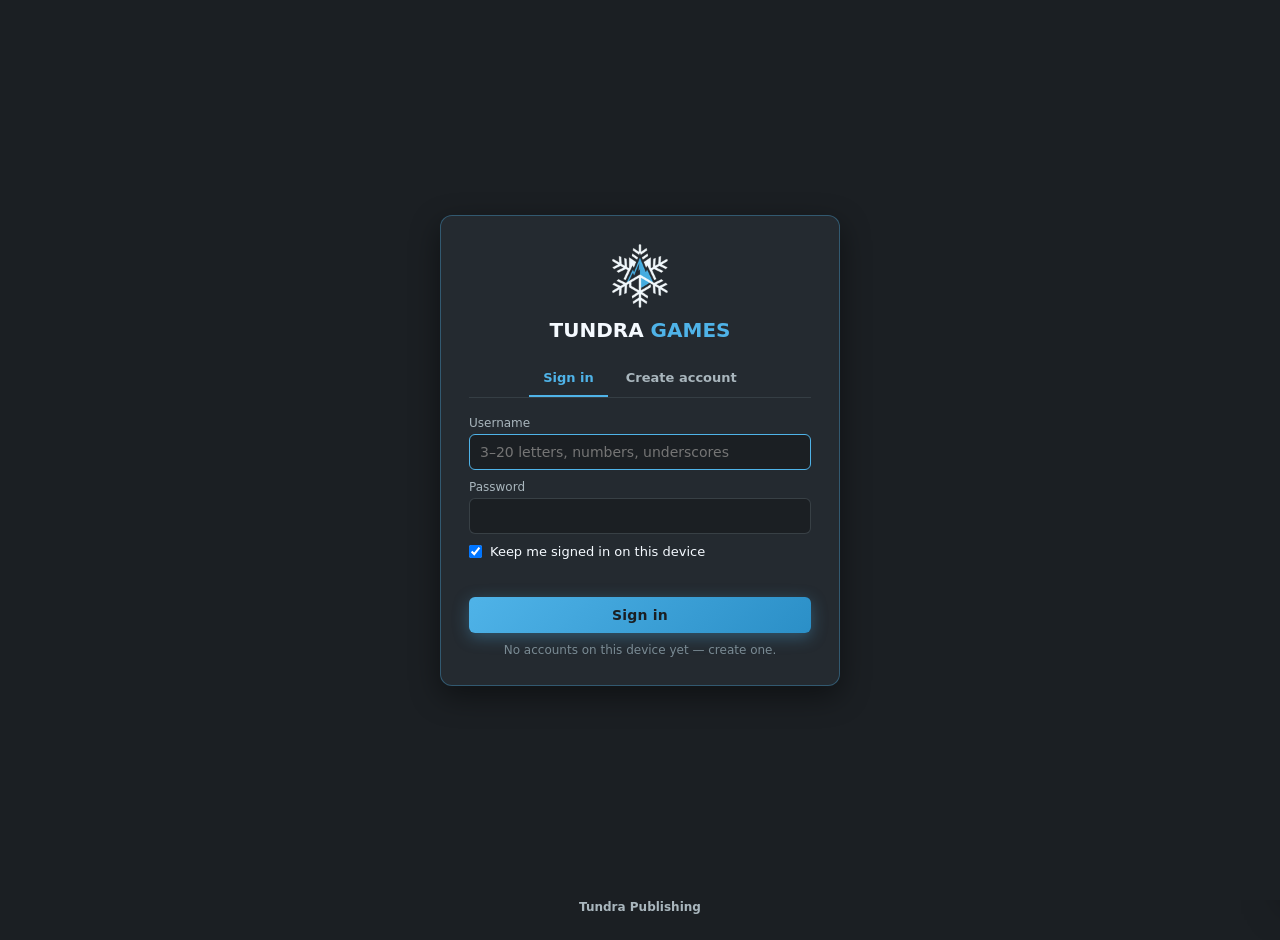
<file: store-patch/store-source.html>
<!DOCTYPE html>
<html lang="en">
<head>
<meta charset="UTF-8">
<meta name="viewport" content="width=device-width, initial-scale=1.0">
<title>Tundra Games</title>
<link rel="icon" type="image/png" href="[data-uri]">
<style>
  :root{
    --arctic:#4FB3E8;--arctic-deep:#2B8FC7;--arctic-glow:rgba(79,179,232,.35);
    --frost:#7A8B94;--frost-dark:#4A575E;--frost-light:#A9B6BD;
    --snow:#F5FAFF;
    --charcoal:#1B1F23;--charcoal-2:#242A30;--charcoal-3:#2E363D;
    --shadow:0 10px 30px rgba(0,0,0,.45);--radius:8px;
  }
  *{box-sizing:border-box;margin:0;padding:0}
  body{font-family:"Segoe UI",system-ui,-apple-system,Roboto,Helvetica,Arial,sans-serif;background:var(--charcoal);color:var(--snow);min-height:100vh;
    background-image:radial-gradient(1200px 500px at 20% -10%,rgba(79,179,232,.18),transparent 60%),radial-gradient(900px 400px at 100% 10%,rgba(122,139,148,.15),transparent 60%)}
  a{color:var(--arctic);text-decoration:none}
  button{font-family:inherit;cursor:pointer;border:none}
  ::-webkit-scrollbar{width:10px;height:10px}::-webkit-scrollbar-track{background:var(--charcoal)}::-webkit-scrollbar-thumb{background:var(--frost-dark);border-radius:10px}

  header{position:sticky;top:0;z-index:50;background:rgba(27,31,35,.92);backdrop-filter:blur(10px);border-bottom:1px solid rgba(122,139,148,.25)}
  .nav{max-width:1200px;margin:0 auto;padding:0 20px;height:64px;display:flex;align-items:center;gap:22px}
  .logo{display:flex;align-items:center;gap:10px;font-weight:800;font-size:20px;letter-spacing:.5px;color:var(--snow);cursor:pointer;white-space:nowrap}
  .logo-img{width:44px;height:44px;object-fit:contain;filter:drop-shadow(0 0 10px var(--arctic-glow));transition:transform .3s}
  .logo:hover .logo-img{transform:rotate(30deg)}
  .logo-text span{color:var(--arctic)}
  .tabs{display:flex;gap:2px;flex:1}
  .tab{background:transparent;color:var(--frost-light);padding:8px 12px;border-radius:6px;font-size:13px;font-weight:600;letter-spacing:.3px;text-transform:uppercase;transition:.15s}
  .tab:hover{color:var(--snow);background:rgba(122,139,148,.15)}
  .tab.active{color:var(--arctic);background:rgba(79,179,232,.12)}
  .nav-right{display:flex;align-items:center;gap:10px}
  .icon-btn{position:relative;background:var(--charcoal-3);color:var(--snow);width:40px;height:40px;border-radius:8px;display:grid;place-items:center;transition:.15s}
  .icon-btn:hover{background:var(--frost-dark)}
  .badge{position:absolute;top:-6px;right:-6px;background:var(--arctic);color:var(--charcoal);font-size:11px;font-weight:800;min-width:18px;height:18px;border-radius:9px;display:grid;place-items:center;padding:0 5px}
  .wallet{background:var(--charcoal-3);padding:8px 12px;border-radius:8px;font-size:13px;color:var(--frost-light);cursor:pointer;white-space:nowrap}
  .wallet:hover{background:var(--frost-dark)}
  .wallet b{color:var(--arctic)}
  .avatar{width:40px;height:40px;border-radius:8px;background:linear-gradient(135deg,var(--arctic),var(--frost));display:grid;place-items:center;font-weight:800;color:var(--charcoal);cursor:pointer}

  main{max-width:1200px;margin:0 auto;padding:24px 20px 80px}
  .view{display:none;animation:fade .25s ease}.view.active{display:block}
  @keyframes fade{from{opacity:0;transform:translateY(6px)}to{opacity:1;transform:none}}
  h2.section{font-size:15px;letter-spacing:2px;text-transform:uppercase;color:var(--frost-light);margin:34px 0 14px;display:flex;align-items:center;gap:12px}
  h2.section::after{content:"";flex:1;height:1px;background:linear-gradient(90deg,rgba(122,139,148,.4),transparent)}

  .toolbar{display:flex;gap:12px;align-items:center;flex-wrap:wrap;margin-bottom:8px}
  .search{flex:1;min-width:240px;display:flex;align-items:center;background:var(--charcoal-2);border:1px solid rgba(122,139,148,.3);border-radius:8px;padding:0 12px}
  .search input{flex:1;background:transparent;border:none;outline:none;color:var(--snow);padding:11px 8px;font-size:14px}
  .search input::placeholder{color:var(--frost)}
  select{background:var(--charcoal-2);color:var(--snow);border:1px solid rgba(122,139,148,.3);border-radius:8px;padding:10px 12px;font-size:14px;outline:none}
  .chips{display:flex;gap:8px;flex-wrap:wrap;margin:10px 0 4px}
  .chip{background:var(--charcoal-2);color:var(--frost-light);border:1px solid rgba(122,139,148,.3);padding:6px 12px;border-radius:20px;font-size:12px;font-weight:600;transition:.15s}
  .chip:hover{border-color:var(--arctic);color:var(--snow)}
  .chip.on{background:var(--arctic);color:var(--charcoal);border-color:var(--arctic)}

  .hero{position:relative;height:420px;border-radius:12px;overflow:hidden;box-shadow:var(--shadow);cursor:pointer;background:var(--charcoal-2)}
  .hero .art{position:absolute;inset:0;transition:transform .6s ease}
  .hero:hover .art{transform:scale(1.03)}
  .hero .art svg,.hero .art img{width:100%;height:100%;display:block;object-fit:cover}
  .hero .overlay{position:absolute;inset:0;background:linear-gradient(90deg,rgba(27,31,35,.95) 0%,rgba(27,31,35,.6) 45%,transparent 75%)}
  .hero .content{position:absolute;left:40px;bottom:40px;max-width:520px}
  .hero .kicker{color:var(--arctic);font-size:12px;letter-spacing:3px;text-transform:uppercase;font-weight:700}
  .hero h1{font-size:44px;line-height:1.05;margin:8px 0 12px;text-shadow:0 2px 14px rgba(0,0,0,.6)}
  .hero p{color:var(--frost-light);font-size:15px;line-height:1.5;margin-bottom:18px}
  .hero-dots{position:absolute;right:24px;bottom:24px;display:flex;gap:8px}
  .hero-dots span{width:10px;height:10px;border-radius:50%;background:rgba(245,250,255,.3);cursor:pointer;transition:.2s}
  .hero-dots span.on{background:var(--arctic);width:26px;border-radius:6px}
  .tags-row{display:flex;gap:6px;flex-wrap:wrap}
  .tag{background:rgba(79,179,232,.15);color:var(--arctic);border:1px solid rgba(79,179,232,.35);padding:3px 9px;border-radius:4px;font-size:11px;font-weight:600;letter-spacing:.3px}

  .btn{display:inline-flex;align-items:center;gap:8px;padding:10px 18px;border-radius:6px;font-weight:700;font-size:14px;transition:.15s;letter-spacing:.2px}
  .btn-primary{background:linear-gradient(135deg,var(--arctic),var(--arctic-deep));color:var(--charcoal);box-shadow:0 4px 16px var(--arctic-glow)}
  .btn-primary:hover{filter:brightness(1.1);transform:translateY(-1px)}
  .btn-ghost{background:rgba(122,139,148,.2);color:var(--snow);border:1px solid rgba(122,139,148,.35)}
  .btn-ghost:hover{background:rgba(122,139,148,.35)}
  .btn-danger{background:transparent;color:var(--frost-light);border:1px solid rgba(122,139,148,.35)}
  .btn-danger:hover{color:#ff8a8a;border-color:#ff8a8a}
  .btn.sm{padding:7px 12px;font-size:12px}.btn.block{width:100%;justify-content:center}
  .btn:disabled{opacity:.5;cursor:not-allowed;transform:none}

  .grid{display:grid;grid-template-columns:repeat(auto-fill,minmax(270px,1fr));gap:18px}
  .card{background:var(--charcoal-2);border-radius:var(--radius);overflow:hidden;cursor:pointer;border:1px solid rgba(122,139,148,.15);transition:.2s;position:relative}
  .card:hover{transform:translateY(-4px);border-color:rgba(79,179,232,.5);box-shadow:0 12px 30px rgba(0,0,0,.5)}
  .card .thumb{height:150px;overflow:hidden;position:relative;background:var(--charcoal-3)}
  .card .thumb svg,.card .thumb img{width:100%;height:100%;display:block;object-fit:cover;transition:transform .5s}
  .card:hover .thumb svg,.card:hover .thumb img{transform:scale(1.06)}
  .card .body{padding:12px 14px 14px}
  .card h3{font-size:16px;margin-bottom:6px}
  .card .meta{display:flex;justify-content:space-between;align-items:center;margin-top:10px;gap:8px}
  .card .tags-row .tag{font-size:10px;padding:2px 7px}
  .price{display:flex;align-items:center;gap:8px;font-weight:700;white-space:nowrap}
  .price .old{color:var(--frost);text-decoration:line-through;font-weight:400;font-size:12px}
  .price .disc{background:#4c9a2a;color:#e7ffd8;padding:2px 6px;border-radius:4px;font-size:12px}
  .price .free{color:var(--arctic)}
  .ribbon{position:absolute;top:10px;left:10px;background:var(--charcoal);color:var(--arctic);font-size:10px;font-weight:800;letter-spacing:1.5px;padding:4px 8px;border-radius:4px;border:1px solid rgba(79,179,232,.5);z-index:2}
  .ribbon.owned{background:var(--arctic);color:var(--charcoal);border-color:var(--arctic)}
  .ribbon.soon{background:var(--charcoal);color:var(--frost-light);border-color:var(--frost)}
  .heart{position:absolute;top:8px;right:8px;background:rgba(27,31,35,.75);width:32px;height:32px;border-radius:50%;display:grid;place-items:center;color:var(--frost-light);z-index:2;transition:.15s}
  .heart:hover,.heart.on{color:var(--arctic);background:rgba(27,31,35,.95)}
  .rating{font-size:12px;color:var(--frost-light)}.rating b{color:var(--arctic)}
  .plat{display:inline-flex;gap:4px;margin-left:6px;vertical-align:middle}
  .plat i{font-style:normal;font-size:10px;background:var(--charcoal);border:1px solid rgba(122,139,148,.3);color:var(--frost-light);padding:1px 5px;border-radius:3px}

  .row-scroll{display:flex;gap:14px;overflow-x:auto;padding:4px 2px 12px;scroll-snap-type:x mandatory}
  .row-scroll .card{min-width:230px;max-width:230px;scroll-snap-align:start}
  .row-scroll .card .thumb{height:120px}

  .detail-top{display:grid;grid-template-columns:1fr 340px;gap:24px;margin-top:8px}
  .detail-art{border-radius:10px;overflow:hidden;box-shadow:var(--shadow);height:400px;background:var(--charcoal-3)}
  .detail-art svg,.detail-art img{width:100%;height:100%;display:block;object-fit:cover}
  .shots{display:flex;gap:8px;margin-top:10px;overflow-x:auto;padding-bottom:4px}
  .shots img{height:70px;width:124px;object-fit:cover;border-radius:6px;cursor:pointer;border:2px solid transparent;flex-shrink:0}
  .shots img:hover,.shots img.on{border-color:var(--arctic)}
  .detail-side{background:var(--charcoal-2);border-radius:10px;padding:18px;border:1px solid rgba(122,139,148,.2)}
  .detail-side h1{font-size:26px;line-height:1.15;margin-bottom:8px}
  .kv{display:grid;grid-template-columns:110px 1fr;gap:6px 10px;font-size:13px;margin:14px 0;color:var(--frost-light)}
  .kv b{color:var(--snow);font-weight:600}
  .buy-box{background:var(--charcoal);border-radius:8px;padding:14px;margin-top:14px;border:1px solid rgba(79,179,232,.25)}
  .buy-box .price{font-size:20px;margin-bottom:10px}
  .back{background:transparent;color:var(--frost-light);font-size:13px;display:inline-flex;gap:6px;align-items:center;margin-bottom:12px}
  .back:hover{color:var(--arctic)}
  .desc{margin-top:26px;line-height:1.7;color:#d5dee4;font-size:15px;max-width:800px;white-space:pre-wrap}
  .age{display:inline-block;border:2px solid var(--frost-light);color:var(--snow);font-weight:800;font-size:12px;padding:2px 6px;border-radius:4px}

  .review{background:var(--charcoal-2);border:1px solid rgba(122,139,148,.2);border-radius:8px;padding:14px 16px;margin-bottom:10px;display:flex;gap:14px}
  .review .av{width:38px;height:38px;border-radius:8px;flex-shrink:0;display:grid;place-items:center;font-weight:800;color:var(--charcoal);background:var(--arctic)}
  .review .who{font-size:13px;color:var(--frost-light);margin-bottom:6px}.review .who b{color:var(--snow)}
  .review .verdict{font-weight:700;font-size:13px;margin-bottom:6px}
  .verdict.up{color:var(--arctic)}.verdict.down{color:#ff8a8a}
  .review p{font-size:14px;line-height:1.6;color:#d5dee4;white-space:pre-wrap}
  .review .helpful{margin-top:8px;font-size:12px;color:var(--frost)}
  .review .helpful button{background:var(--charcoal);color:var(--frost-light);border:1px solid rgba(122,139,148,.3);padding:3px 8px;border-radius:4px;font-size:11px;margin-right:6px}
  .review .helpful button:hover{border-color:var(--arctic);color:var(--arctic)}
  .review-form{background:var(--charcoal-2);border:1px dashed rgba(79,179,232,.4);border-radius:8px;padding:16px;margin-top:12px}
  .review-form textarea,.inp,.form textarea{width:100%;background:var(--charcoal);border:1px solid rgba(122,139,148,.3);border-radius:6px;color:var(--snow);padding:9px 10px;font-family:inherit;font-size:14px;outline:none;resize:vertical}
  .review-form textarea{min-height:80px;margin:10px 0}
  .inp:focus,textarea:focus{border-color:var(--arctic)}
  .thumbs{display:flex;gap:8px}
  .thumbs button{background:var(--charcoal);color:var(--frost-light);border:1px solid rgba(122,139,148,.3);padding:8px 14px;border-radius:6px;font-weight:600}
  .thumbs button.on{border-color:var(--arctic);color:var(--arctic);background:rgba(79,179,232,.12)}
  .score-bar{height:8px;background:var(--charcoal);border-radius:4px;overflow:hidden;margin:8px 0}
  .score-bar div{height:100%;background:linear-gradient(90deg,var(--arctic-deep),var(--arctic))}

  .drawer{position:fixed;top:0;right:-420px;width:400px;max-width:100vw;height:100vh;background:var(--charcoal-2);z-index:100;box-shadow:-10px 0 40px rgba(0,0,0,.6);transition:right .3s ease;display:flex;flex-direction:column;border-left:1px solid rgba(122,139,148,.25)}
  .drawer.open{right:0}
  .drawer header{position:static;background:transparent;border:none;padding:18px 20px;display:flex;justify-content:space-between;align-items:center;border-bottom:1px solid rgba(122,139,148,.25)}
  .drawer h3{font-size:18px}
  .drawer .items{flex:1;overflow-y:auto;padding:14px 20px}
  .cart-item{display:flex;gap:12px;align-items:center;padding:10px 0;border-bottom:1px solid rgba(122,139,148,.15)}
  .cart-item .mini,.pub-row .mini{width:80px;height:46px;border-radius:5px;overflow:hidden;flex-shrink:0;background:var(--charcoal-3)}
  .mini svg,.mini img{width:100%;height:100%;display:block;object-fit:cover}
  .cart-item .info{flex:1;font-size:14px}.cart-item .info small{color:var(--frost-light);display:block}
  .rm{background:transparent;color:var(--frost);font-size:18px}.rm:hover{color:#ff8a8a}
  .drawer .foot{padding:18px 20px;border-top:1px solid rgba(122,139,148,.25);background:var(--charcoal)}
  .total{display:flex;justify-content:space-between;font-size:16px;margin-bottom:12px}.total b{color:var(--arctic);font-size:20px}
  .promo{display:flex;gap:8px;margin-bottom:12px}.promo input{flex:1}
  .scrim{position:fixed;inset:0;background:rgba(0,0,0,.5);z-index:90;opacity:0;pointer-events:none;transition:.3s}.scrim.on{opacity:1;pointer-events:auto}
  .empty{text-align:center;color:var(--frost);padding:60px 20px;font-size:14px}

  .lib{display:grid;grid-template-columns:260px 1fr;gap:20px}
  .lib-list{background:var(--charcoal-2);border-radius:8px;border:1px solid rgba(122,139,148,.2);overflow:hidden}
  .lib-list button{width:100%;text-align:left;background:transparent;color:var(--frost-light);padding:12px 14px;font-size:14px;border-bottom:1px solid rgba(122,139,148,.12);display:flex;justify-content:space-between}
  .lib-list button:hover{background:rgba(122,139,148,.12);color:var(--snow)}
  .lib-list button.on{background:rgba(79,179,232,.12);color:var(--arctic);border-left:3px solid var(--arctic)}
  .lib-main{background:var(--charcoal-2);border-radius:8px;border:1px solid rgba(122,139,148,.2);overflow:hidden}
  .lib-main .banner{height:260px;position:relative;background:var(--charcoal-3)}
  .lib-main .banner svg,.lib-main .banner img{width:100%;height:100%;display:block;object-fit:cover}
  .lib-main .banner .shade{position:absolute;inset:0;background:linear-gradient(0deg,var(--charcoal-2) 0%,transparent 60%)}
  .lib-main .banner h2{position:absolute;left:24px;bottom:18px;font-size:32px;text-shadow:0 2px 12px rgba(0,0,0,.6)}
  .lib-body{padding:20px 24px;display:grid;grid-template-columns:1fr 240px;gap:20px}
  .stat{background:var(--charcoal);border-radius:8px;padding:12px;margin-bottom:10px;font-size:13px;color:var(--frost-light)}
  .stat b{display:block;color:var(--snow);font-size:18px;margin-top:2px}

  .two{display:grid;grid-template-columns:1fr 1fr;gap:20px}
  .panel{background:var(--charcoal-2);border:1px solid rgba(122,139,148,.2);border-radius:10px;padding:22px}
  .panel h3{color:var(--arctic);font-size:14px;letter-spacing:2px;text-transform:uppercase;margin-bottom:12px}
  .panel p{color:#d5dee4;line-height:1.7;font-size:14px}
  .news{display:flex;gap:14px;padding:14px 0;border-bottom:1px solid rgba(122,139,148,.15)}
  .news .date{color:var(--arctic);font-size:12px;font-weight:700;min-width:90px}
  .news h4{font-size:15px;margin-bottom:4px}.news p{font-size:13px;color:var(--frost-light);white-space:pre-wrap}
  .form{display:flex;flex-direction:column;gap:10px}
  .form label{display:flex;flex-direction:column;gap:4px;font-size:12px;color:var(--frost-light)}
  .form textarea{min-height:90px}
  .form input[type=color]{height:38px;padding:2px;background:var(--charcoal);border:1px solid rgba(122,139,148,.3);border-radius:6px;width:100%}
  .form .row{display:grid;grid-template-columns:1fr 1fr;gap:10px}
  .checks{display:flex;gap:14px;flex-wrap:wrap;font-size:13px;color:var(--snow)}
  .checks label{flex-direction:row;align-items:center;gap:6px;font-size:13px;color:var(--snow)}
  .pub-row{display:flex;align-items:center;gap:10px;padding:8px 0;border-bottom:1px solid rgba(122,139,148,.15);font-size:14px;flex-wrap:wrap}
  .pub-row span{flex:1;min-width:140px}
  .disc-ctl{display:flex;flex-direction:column;gap:2px;font-size:10px;color:var(--frost-light);text-transform:uppercase;letter-spacing:.5px}
  .disc-ctl input{width:64px;background:var(--charcoal);border:1px solid rgba(122,139,148,.3);border-radius:6px;color:var(--snow);padding:6px 8px;font-size:13px;outline:none}
  .stats-row{display:grid;grid-template-columns:repeat(auto-fit,minmax(150px,1fr));gap:14px;margin:0 0 20px}
  .stats-row div{background:var(--charcoal-2);border:1px solid rgba(122,139,148,.2);border-radius:10px;padding:18px;text-align:center}
  .stats-row b{display:block;font-size:26px;color:var(--arctic)}
  .stats-row span{font-size:11px;color:var(--frost-light);letter-spacing:1px;text-transform:uppercase}
  table{width:100%;border-collapse:collapse;font-size:13px}
  th{text-align:left;color:var(--frost-light);font-weight:600;font-size:11px;letter-spacing:1px;text-transform:uppercase;padding:8px;border-bottom:1px solid rgba(122,139,148,.3)}
  td{padding:9px 8px;border-bottom:1px solid rgba(122,139,148,.12)}
  .sub-tabs{display:flex;gap:4px;margin-bottom:18px;border-bottom:1px solid rgba(122,139,148,.2)}
  .sub-tabs button{background:transparent;color:var(--frost-light);padding:10px 14px;font-size:13px;font-weight:600;border-bottom:2px solid transparent}
  .sub-tabs button.on{color:var(--arctic);border-bottom-color:var(--arctic)}
  .sub{display:none}.sub.on{display:block}
  .thumb-list{display:flex;gap:6px;flex-wrap:wrap;margin-top:6px}
  .thumb-list div{position:relative;width:90px;height:52px;border-radius:4px;overflow:hidden}
  .thumb-list img{width:100%;height:100%;object-fit:cover}
  .thumb-list button{position:absolute;top:2px;right:2px;background:rgba(27,31,35,.85);color:var(--snow);width:18px;height:18px;border-radius:50%;font-size:11px}

  .mem-tabs{display:flex;gap:4px;margin:22px 0 12px;border-bottom:1px solid rgba(122,139,148,.2)}
  .mem-tabs button{background:transparent;color:var(--frost-light);padding:8px 12px;font-size:12px;font-weight:600;letter-spacing:1px;text-transform:uppercase;border-bottom:2px solid transparent}
  .mem-tabs button.on{color:var(--arctic);border-bottom-color:var(--arctic)}
  .slot{display:flex;align-items:center;gap:12px;background:var(--charcoal);border:1px solid rgba(122,139,148,.2);border-radius:8px;padding:10px 12px;margin-bottom:8px;font-size:13px}
  .slot.auto{border-style:dashed}
  .slot .n{width:30px;height:30px;border-radius:6px;background:rgba(79,179,232,.15);color:var(--arctic);display:grid;place-items:center;font-weight:800;flex-shrink:0}
  .slot .info{flex:1}.slot .info small{display:block;color:var(--frost-light);margin-top:2px}
  .slot .acts{display:flex;gap:6px}
  .sess{display:flex;justify-content:space-between;padding:7px 0;border-bottom:1px solid rgba(122,139,148,.12);font-size:13px;color:var(--frost-light)}
  .sess b{color:var(--snow);font-weight:600}
  .notes{width:100%;min-height:120px}
  .bar{height:8px;background:var(--charcoal);border-radius:4px;overflow:hidden;margin:6px 0}
  .bar div{height:100%;background:linear-gradient(90deg,var(--arctic-deep),var(--arctic))}
  .slot .shot{width:64px;height:36px;border-radius:4px;object-fit:cover;flex-shrink:0;background:var(--charcoal-3)}
  .slot.cloud .n{background:rgba(79,179,232,.3)}
  .ach-grid{display:grid;grid-template-columns:repeat(auto-fill,minmax(150px,1fr));gap:8px;margin-top:6px}
  .ach{background:var(--charcoal);border:1px solid rgba(122,139,148,.2);border-radius:8px;padding:10px;font-size:12px;opacity:.45;display:flex;gap:8px;align-items:center}
  .ach.got{opacity:1;border-color:rgba(79,179,232,.5)}
  .ach i{width:28px;height:28px;border-radius:6px;background:rgba(79,179,232,.15);display:grid;place-items:center;font-style:normal;color:var(--arctic);font-weight:800;flex-shrink:0}
  .ach small{display:block;color:var(--frost);margin-top:2px}
  .chart{display:flex;align-items:flex-end;gap:4px;height:90px;margin-top:8px;padding-bottom:18px;position:relative}
  .chart div{flex:1;background:var(--arctic-deep);border-radius:3px 3px 0 0;min-height:2px;position:relative}
  .chart div:hover{background:var(--arctic)}
  .chart div span{position:absolute;bottom:-18px;left:0;right:0;text-align:center;font-size:9px;color:var(--frost)}
  .chart div b{position:absolute;top:-16px;left:0;right:0;text-align:center;font-size:10px;color:var(--snow);display:none}
  .chart div:hover b{display:block}
  .setting{display:flex;justify-content:space-between;align-items:center;padding:10px 0;border-bottom:1px solid rgba(122,139,148,.15);font-size:14px}
  .setting small{display:block;color:var(--frost-light);font-size:12px;margin-top:2px}
  .setting select,.setting input[type=number]{width:120px}
  .quota-warn{background:rgba(255,138,138,.1);border:1px solid rgba(255,138,138,.4);color:#ffb3b3;padding:10px 12px;border-radius:8px;font-size:13px;margin-bottom:12px}
  .code-wrap{display:grid;grid-template-columns:240px 1fr;gap:16px;height:calc(100vh - 140px);min-height:560px}
  .code-side{background:var(--charcoal-2);border:1px solid rgba(122,139,148,.2);border-radius:10px;display:flex;flex-direction:column;overflow:hidden}
  .code-side .hd{padding:12px 14px;border-bottom:1px solid rgba(122,139,148,.2);display:flex;justify-content:space-between;align-items:center;font-size:12px;letter-spacing:1.5px;text-transform:uppercase;color:var(--frost-light)}
  .proj-list{flex:1;overflow-y:auto}
  .proj{width:100%;text-align:left;background:transparent;color:var(--frost-light);padding:10px 14px;border-bottom:1px solid rgba(122,139,148,.12);font-size:13px;display:block}
  .proj:hover{background:rgba(122,139,148,.12);color:var(--snow)}
  .proj.on{background:rgba(79,179,232,.12);color:var(--arctic);border-left:3px solid var(--arctic)}
  .proj small{display:block;color:var(--frost);font-size:11px;margin-top:2px}
  .proj .pub{font-size:9px;color:var(--charcoal);background:var(--arctic);padding:1px 5px;border-radius:3px;margin-left:6px;vertical-align:middle;font-weight:800}
  .code-main{display:grid;grid-template-rows:auto 1fr;gap:10px;min-width:0}
  .code-bar{display:flex;gap:8px;align-items:center;flex-wrap:wrap;background:var(--charcoal-2);border:1px solid rgba(122,139,148,.2);border-radius:10px;padding:8px 10px}
  .code-bar input.inp{width:220px}
  .code-bar .spacer{flex:1}
  .code-bar .status{font-size:11px;color:var(--frost)}
  .code-panes{display:grid;grid-template-columns:1fr 1fr;gap:10px;min-height:0}
  .code-panes.preview-only{grid-template-columns:1fr}
  .code-panes.editor-only{grid-template-columns:1fr}
  .pane{background:var(--charcoal-2);border:1px solid rgba(122,139,148,.2);border-radius:10px;display:flex;flex-direction:column;overflow:hidden;min-height:0}
  .pane .ph{display:flex;align-items:center;gap:4px;padding:6px 8px;border-bottom:1px solid rgba(122,139,148,.2);font-size:11px;color:var(--frost-light)}
  .pane .ph button{background:transparent;color:var(--frost-light);padding:5px 10px;border-radius:5px;font-size:11px;font-weight:600;letter-spacing:.5px}
  .pane .ph button.on{background:rgba(79,179,232,.15);color:var(--arctic)}
  .pane textarea{flex:1;background:var(--charcoal);color:var(--snow);border:none;outline:none;resize:none;padding:12px;font:13px/1.5 ui-monospace,SFMono-Regular,Menlo,Consolas,monospace;tab-size:2;white-space:pre;overflow:auto}
  .pane iframe{flex:1;border:none;background:#fff;width:100%}
  .console{max-height:110px;overflow-y:auto;background:var(--charcoal);border-top:1px solid rgba(122,139,148,.2);font:11px/1.5 ui-monospace,Menlo,Consolas,monospace;padding:6px 10px;color:var(--frost-light)}
  .console .err{color:#ff8a8a}.console .info{color:var(--arctic)}
  .versions{max-height:260px;overflow-y:auto}
  .ver{display:flex;justify-content:space-between;align-items:center;padding:8px 0;border-bottom:1px solid rgba(122,139,148,.15);font-size:13px}
  .play-modal{position:fixed;inset:0;background:var(--charcoal);z-index:170;display:none;flex-direction:column}
  .play-modal.on{display:flex}
  .play-modal .bar{display:flex;align-items:center;gap:12px;padding:10px 16px;border-bottom:1px solid rgba(122,139,148,.25);background:var(--charcoal-2)}
  .play-modal iframe{flex:1;border:none;background:#000}
  @media(max-width:900px){.code-wrap{grid-template-columns:1fr;height:auto}.code-side{max-height:220px}.code-panes{grid-template-columns:1fr}.pane{min-height:320px}}
  .toast{position:fixed;bottom:24px;left:50%;transform:translateX(-50%) translateY(20px);background:var(--snow);color:var(--charcoal);padding:12px 20px;border-radius:8px;font-weight:600;font-size:14px;box-shadow:var(--shadow);opacity:0;transition:.25s;z-index:200;pointer-events:none;border-left:4px solid var(--arctic)}
  .toast.on{opacity:1;transform:translateX(-50%) translateY(0)}
  .modal{position:fixed;inset:0;display:none;place-items:center;z-index:150;background:rgba(0,0,0,.6)}
  .modal.on{display:grid}
  .modal .box{background:var(--charcoal-2);border:1px solid rgba(79,179,232,.35);border-radius:12px;padding:28px;width:440px;max-width:92vw;box-shadow:var(--shadow);max-height:90vh;overflow-y:auto}
  .modal .box h3{font-size:20px;margin-bottom:6px}
  .modal .box p{color:var(--frost-light);font-size:14px;margin-bottom:18px}
  .lightbox{position:fixed;inset:0;background:rgba(0,0,0,.9);z-index:160;display:none;place-items:center;cursor:zoom-out}
  .lightbox.on{display:grid}.lightbox img{max-width:92vw;max-height:92vh;border-radius:8px}

  footer{border-top:1px solid rgba(122,139,148,.2);padding:26px 20px;color:var(--frost);font-size:12px;text-align:center}
  footer b{color:var(--frost-light)}
  @media(max-width:900px){.detail-top,.lib,.two,.lib-body,.form .row{grid-template-columns:1fr}.hero{height:340px}.hero h1{font-size:30px}.hero .content{left:20px;bottom:20px;right:20px}.tabs{display:none}.stats-row{grid-template-columns:repeat(2,1fr)}}
</style>
</head>
<body>

<header>
  <div class="nav">
    <div class="logo" onclick="go('store')">
      <img src="[data-uri]" alt="Tundra Games" class="logo-img">
      <span class="logo-text">TUNDRA <span>GAMES</span></span>
    </div>
    <nav class="tabs">
      <button class="tab active" data-v="store" onclick="go('store')">Store</button>
      <button class="tab" data-v="library" onclick="go('library')">Library</button>
      <button class="tab" data-v="wishlist" onclick="go('wishlist')">Wishlist</button>
      <button class="tab" data-v="community" onclick="go('community')">Community</button>
      <button class="tab" data-v="code" onclick="go('code')">Code</button>
      <button class="tab" data-v="publish" onclick="go('publish')">Publish</button>
      <button class="tab" data-v="account" onclick="go('account')">Account</button>
    </nav>
    <div class="nav-right">
      <div class="wallet" onclick="go('account')" title="Wallet">Wallet <b id="wallet">$0.00</b></div>
      <button class="icon-btn" onclick="go('wishlist')" title="Wishlist"><svg width="18" height="18" viewBox="0 0 24 24" fill="none" stroke="currentColor" stroke-width="2"><path d="M20.8 4.6a5.5 5.5 0 0 0-7.8 0L12 5.6l-1-1a5.5 5.5 0 0 0-7.8 7.8l1 1L12 21l7.8-7.6 1-1a5.5 5.5 0 0 0 0-7.8z"/></svg><span class="badge" id="wishBadge" style="display:none">0</span></button>
      <button class="icon-btn" onclick="toggleCart(true)" title="Cart"><svg width="18" height="18" viewBox="0 0 24 24" fill="none" stroke="currentColor" stroke-width="2"><circle cx="9" cy="21" r="1"/><circle cx="20" cy="21" r="1"/><path d="M1 1h4l2.7 13.4a2 2 0 0 0 2 1.6h9.7a2 2 0 0 0 2-1.6L23 6H6"/></svg><span class="badge" id="cartBadge" style="display:none">0</span></button>
      <div class="avatar" id="avatar" onclick="go('account')" title="Account">U</div>
    </div>
  </div>
</header>

<main>
  <section id="view-store" class="view active">
    <div class="hero" id="hero"></div>
    <h2 class="section" id="dealsHead">Special Offers</h2>
    <div class="row-scroll" id="deals"></div>
    <h2 class="section" id="soonHead">Coming Soon</h2>
    <div class="row-scroll" id="soon"></div>
    <h2 class="section" id="recentHead">Recently Viewed</h2>
    <div class="row-scroll" id="recent"></div>
    <h2 class="section">Browse</h2>
    <div class="toolbar">
      <div class="search"><svg width="16" height="16" viewBox="0 0 24 24" fill="none" stroke="#7A8B94" stroke-width="2"><circle cx="11" cy="11" r="8"/><path d="m21 21-4.3-4.3"/></svg><input id="q" placeholder="Search games..." oninput="renderGrid()"></div>
      <select id="platFilter" onchange="renderGrid()"><option value="">All platforms</option><option>Windows</option><option>Mac</option><option>Linux</option><option>Browser</option></select>
      <select id="priceFilter" onchange="renderGrid()"><option value="">Any price</option><option value="free">Free</option><option value="10">Under $10</option><option value="20">Under $20</option><option value="40">Under $40</option><option value="sale">On sale</option></select>
      <select id="sort" onchange="renderGrid()">
        <option value="featured">Featured</option><option value="rating">Top Rated</option><option value="popular">Most Owned</option>
        <option value="priceAsc">Price: Low → High</option><option value="priceDesc">Price: High → Low</option><option value="new">Newest</option><option value="name">Name A–Z</option>
      </select>
    </div>
    <div class="chips" id="chips"></div>
    <div class="grid" id="grid"></div>
  </section>

  <section id="view-detail" class="view"></section>
  <section id="view-library" class="view"></section>
  <section id="view-wishlist" class="view"></section>
  <section id="view-storage" class="view"></section>

  <section id="view-community" class="view">
    <h2 class="section" style="margin-top:0">News</h2>
    <div class="panel" id="newsPanel"></div>
    <div class="review-form"><b>Post news</b>
      <select id="nwGame" style="width:100%;margin-top:10px"></select>
      <input id="nwTitle" class="inp" placeholder="Headline" style="margin-top:10px"><textarea id="nwBody" placeholder="Details"></textarea>
      <button class="btn btn-primary sm" onclick="postNews()">Post</button></div>
    <h2 class="section">Community Reviews</h2>
    <div id="topReviews"></div>
  </section>

  <section id="view-code" class="view">
    <div class="code-wrap">
      <aside class="code-side">
        <div class="hd"><span>My Projects</span><button class="btn btn-primary sm" onclick="newProject()">+ New</button></div>
        <div class="proj-list" id="projList"></div>
        <div style="padding:10px;border-top:1px solid rgba(122,139,148,.2);display:flex;gap:6px;flex-wrap:wrap">
          <label class="btn btn-ghost sm" style="cursor:pointer;flex:1;justify-content:center">Import<input type="file" accept=".html,.htm,.json,text/html,application/json" hidden onchange="importProject(this)"></label>
          <button class="btn btn-ghost sm" style="flex:1" onclick="openTemplates()">Templates</button>
        </div>
      </aside>
      <div class="code-main">
        <div class="code-bar">
          <input id="cpName" class="inp" placeholder="Project name" oninput="curProj&&(curProj.name=this.value,touchProj())">
          <button class="btn btn-primary sm" onclick="runCode()">▶ Run</button>
          <button class="btn btn-ghost sm" onclick="saveVersion()">Snapshot</button>
          <button class="btn btn-ghost sm" onclick="openVersions()">History</button>
          <button class="btn btn-ghost sm" onclick="playFull()">Fullscreen</button>
          <button class="btn btn-ghost sm" onclick="exportProject()">Export</button>
          <button class="btn btn-ghost sm" onclick="publishFromCode()">Publish to store</button>
          <button class="btn btn-danger sm" onclick="deleteProject()">Delete</button>
          <span class="spacer"></span>
          <select id="layoutSel" onchange="setLayout(this.value)"><option value="split">Split</option><option value="editor-only">Editor</option><option value="preview-only">Preview</option></select>
          <span class="status" id="cpStatus"></span>
        </div>
        <div class="code-panes" id="codePanes">
          <div class="pane" id="editorPane">
            <div class="ph"><button class="on" data-f="html" onclick="setFile('html')">HTML</button><button data-f="css" onclick="setFile('css')">CSS</button><button data-f="js" onclick="setFile('js')">JS</button><span class="spacer" style="flex:1"></span><span id="fileInfo"></span></div>
            <textarea id="codeArea" spellcheck="false" oninput="onCodeInput()" onkeydown="codeKeys(event)"></textarea>
          </div>
          <div class="pane" id="previewPane">
            <div class="ph"><span>Preview</span><span style="flex:1"></span><label style="display:flex;gap:4px;align-items:center;cursor:pointer"><input type="checkbox" id="autoRun" checked> auto-run</label></div>
            <iframe id="preview" sandbox="allow-scripts allow-pointer-lock" title="Preview"></iframe>
            <div class="console" id="console"></div>
          </div>
        </div>
      </div>
    </div>
  </section>

  <section id="view-publish" class="view">
    <div class="sub-tabs">
      <button class="on" onclick="subTab('new',this)">New Title</button>
      <button onclick="subTab('titles',this)">Published Titles</button>
      <button onclick="subTab('dash',this)">Dashboard</button>
      <button onclick="subTab('data',this)">Data</button>
    </div>
    <div class="sub on" id="sub-new"><div class="panel" style="max-width:720px"><h3 id="formTitle">New Title</h3><div class="form" id="pubForm"></div></div></div>
    <div class="sub" id="sub-titles"><div class="panel"><h3>Published Titles</h3><div id="pubList"></div></div></div>
    <div class="sub" id="sub-dash"><div class="stats-row" id="dashStats"></div><div class="panel"><h3>Per Title</h3><div style="overflow-x:auto"><table id="dashTable"></table></div></div></div>
    <div class="sub" id="sub-data"><div class="two">
      <div class="panel"><h3>Backup</h3><p>Download the full catalog, news, and account state as a JSON file.</p><button class="btn btn-ghost" style="margin-top:12px" onclick="exportData()">Export JSON</button></div>
      <div class="panel"><h3>Restore</h3><p>Load a previously exported file. This replaces current data.</p><input type="file" accept="application/json" class="inp" style="margin-top:12px" onchange="importData(this)"></div>
      <div class="panel"><h3>Promo Codes</h3><p>Codes give a percentage off the whole cart at checkout.</p>
        <div style="display:flex;gap:8px;margin-top:12px"><input id="pcCode" class="inp" placeholder="CODE"><input id="pcPct" class="inp" type="number" min="1" max="99" placeholder="%" style="width:90px"><button class="btn btn-primary sm" onclick="addPromo()">Add</button></div>
        <div id="promoList" style="margin-top:10px;font-size:13px"></div></div>
      <div class="panel"><h3>Reset</h3><p>Erase all store and account data on this device.</p><button class="btn btn-danger" style="margin-top:12px" onclick="resetAll()">Erase everything</button></div>
    </div></div>
  </section>

  <section id="view-account" class="view">
    <div class="two">
      <div class="panel"><h3>Profile</h3>
        <div class="form">
          <label>Username<input id="acUser" class="inp" disabled></label>
          <label>Display name<input id="acName" class="inp" maxlength="30"></label>
          <button class="btn btn-primary sm" style="align-self:flex-start" onclick="saveProfile()">Save</button>
          <label style="margin-top:8px">Change password<input id="acPw1" class="inp" type="password" placeholder="Current password"></label>
          <input id="acPw2" class="inp" type="password" placeholder="New password (min 4 characters)">
          <div style="display:flex;gap:8px;flex-wrap:wrap"><button class="btn btn-ghost sm" onclick="changePw()">Update password</button><button class="btn btn-ghost sm" onclick="signOut()">Sign out</button><button class="btn btn-danger sm" onclick="deleteAccount()">Delete account</button></div>
        </div>
      </div>
      <div class="panel"><h3>Wallet</h3>
        <div style="font-size:30px;font-weight:800;color:var(--arctic)" id="acWallet">$0.00</div>
        <div style="display:flex;gap:8px;margin-top:12px;flex-wrap:wrap">
          <button class="btn btn-ghost sm" onclick="addFunds(5)">+ $5</button><button class="btn btn-ghost sm" onclick="addFunds(10)">+ $10</button><button class="btn btn-ghost sm" onclick="addFunds(25)">+ $25</button><button class="btn btn-ghost sm" onclick="addFunds(50)">+ $50</button><button class="btn btn-ghost sm" onclick="addFunds(100)">+ $100</button>
        </div>
      </div>
      <div class="panel" style="grid-column:1/-1"><h3>Purchase History</h3><div style="overflow-x:auto"><table id="orders"></table></div></div>
      <div class="panel" style="grid-column:1/-1"><h3>Brand Palette</h3>
        <div style="display:flex;gap:10px;margin-top:6px;flex-wrap:wrap">
          <div style="flex:1;min-width:90px;text-align:center;font-size:11px"><div style="height:48px;border-radius:6px;background:#4FB3E8"></div><div style="margin-top:6px">Arctic Blue<br><span style="color:#7A8B94">#4FB3E8</span></div></div>
          <div style="flex:1;min-width:90px;text-align:center;font-size:11px"><div style="height:48px;border-radius:6px;background:#7A8B94"></div><div style="margin-top:6px">Permafrost Grey<br><span style="color:#7A8B94">#7A8B94</span></div></div>
          <div style="flex:1;min-width:90px;text-align:center;font-size:11px"><div style="height:48px;border-radius:6px;background:#F5FAFF"></div><div style="margin-top:6px">Snowflake White<br><span style="color:#7A8B94">#F5FAFF</span></div></div>
          <div style="flex:1;min-width:90px;text-align:center;font-size:11px"><div style="height:48px;border-radius:6px;background:#1B1F23;border:1px solid #7A8B94"></div><div style="margin-top:6px">Charcoal Black<br><span style="color:#7A8B94">#1B1F23</span></div></div>
        </div></div>
    </div>
  </section>
</main>

<footer><b>Tundra Publishing</b></footer>

<div class="scrim" id="scrim" onclick="toggleCart(false)"></div>
<aside class="drawer" id="drawer">
  <header><h3>Cart</h3><button class="icon-btn" onclick="toggleCart(false)">✕</button></header>
  <div class="items" id="cartItems"></div>
  <div class="foot">
    <div class="promo"><input id="promoIn" class="inp" placeholder="Promo code"><button class="btn btn-ghost sm" onclick="applyPromo()">Apply</button></div>
    <div id="promoLine" style="font-size:12px;color:var(--arctic);margin-bottom:8px"></div>
    <div class="total"><span>Total</span><b id="cartTotal">$0.00</b></div>
    <button class="btn btn-primary block" id="checkoutBtn" onclick="checkout()">Purchase</button>
  </div>
</aside>

<div class="modal" id="modal"><div class="box" id="modalBox"></div></div>
<div class="modal" id="auth" style="z-index:300;background:var(--charcoal);backdrop-filter:none"><div class="box" id="authBox" style="width:400px"></div></div>
<div class="play-modal" id="playModal"><div class="bar"><b id="playTitle"></b><span style="flex:1"></span><button class="btn btn-ghost sm" onclick="reloadPlay()">Restart</button><button class="btn btn-ghost sm" onclick="closePlay()">Exit</button></div><iframe id="playFrame" sandbox="allow-scripts allow-pointer-lock" title="Game"></iframe></div>
<div class="lightbox" id="lightbox" onclick="this.classList.remove('on')"><img id="lbImg" alt=""></div>
<div class="toast" id="toast"></div>

<script>
/* ================= STORAGE ================= */
const LS={games:'tundra_games',news:'tundra_news',users:'tundra_users',session:'tundra_session',promos:'tundra_promos',legacy:'tundra'};
const rd=(k,d)=>{try{return JSON.parse(localStorage.getItem(k))??d}catch{return d}};
const GAMES=rd(LS.games,[]);const NEWS=rd(LS.news,[]);const PROMOS=rd(LS.promos,{});
const USERS=rd(LS.users,{});
const REVIEWS=rd('tundra_reviews',{});const saveReviews=()=>localStorage.setItem('tundra_reviews',JSON.stringify(REVIEWS));
const blank=()=>({cart:[],wish:[],owned:[],wallet:0,userReviews:{},play:{},libSel:null,name:'',orders:[],recent:[],helpful:{},lastPlayed:{},promo:null,memory:{},projects:[],prefs:{sort:'featured',tag:'All',plat:'',price:'',lastView:'store',rememberFilters:true,resumeView:true,memTab:'saves',autosaveKeep:1,maxSlots:10,sessionCap:50,autoClean:false,cloud:true},ach:{}});
let CUR=localStorage.getItem(LS.session)||sessionStorage.getItem(LS.session);
if(CUR&&!USERS[CUR])CUR=null;
let S=CUR?Object.assign(blank(),USERS[CUR].state):blank();S.prefs=Object.assign(blank().prefs,S.prefs||{});
const saveGames=()=>localStorage.setItem(LS.games,JSON.stringify(GAMES));
const saveNews=()=>localStorage.setItem(LS.news,JSON.stringify(NEWS));
const savePromos=()=>localStorage.setItem(LS.promos,JSON.stringify(PROMOS));
const saveUsers=()=>localStorage.setItem(LS.users,JSON.stringify(USERS));
const save=()=>{if(CUR){USERS[CUR].state=S;saveUsers()}};
function hashPw(p,salt){let h=2166136261;for(const c of salt+'|'+p){h^=c.charCodeAt(0);h=Math.imul(h,16777619)>>>0}return h.toString(16)+'-'+(salt+p).length}
const validUser=u=>/^[a-zA-Z0-9_]{3,20}$/.test(u);

/* ================= HELPERS ================= */
const $=s=>document.querySelector(s);
const byId=id=>GAMES.find(g=>g.id===id);
const finalPrice=g=>g.discount?+(g.price*(1-g.discount/100)).toFixed(2):g.price;
const money=n=>'$'+(+n).toFixed(2);
const owned=id=>S.owned.includes(id);const inCart=id=>S.cart.includes(id);const wished=id=>S.wish.includes(id);
const today=()=>new Date().toISOString().slice(0,10);
const isSoon=g=>g.date>today();
const fmtDate=d=>new Date(d+'T00:00:00').toLocaleDateString('en-US',{year:'numeric',month:'short',day:'numeric'});
function esc(s){return String(s??'').replace(/[&<>"']/g,c=>({'&':'&amp;','<':'&lt;','>':'&gt;','"':'&quot;',"'":'&#39;'}[c]))}
function toast(msg){const t=$('#toast');t.textContent=msg;t.classList.add('on');clearTimeout(t._t);t._t=setTimeout(()=>t.classList.remove('on'),2200)}
function ratingOf(g){const r=REVIEWS[g.id]||[];return r.length?Math.round(r.filter(x=>x.up).length/r.length*100):null}
function ratingText(g){const r=ratingOf(g);return r===null?'No reviews':`<b>${r}%</b> · ${(REVIEWS[g.id]||[]).length}`}
const allOrders=()=>Object.values(USERS).flatMap(u=>u.state.orders||[]);
function ownersOf(id){return Object.values(USERS).filter(u=>(u.state.owned||[]).includes(id)).length}
function wishCount(id){return Object.values(USERS).filter(u=>(u.state.wish||[]).includes(id)).length}
function priceHTML(g){
  if(g.price===0)return `<div class="price"><span class="free">Free</span></div>`;
  if(g.discount)return `<div class="price"><span class="disc">-${g.discount}%</span><span class="old">${money(g.price)}</span><span>${money(finalPrice(g))}</span></div>`;
  return `<div class="price"><span>${money(g.price)}</span></div>`;
}
function platHTML(g){return g.platforms?.length?`<span class="plat">${g.platforms.map(p=>`<i>${p[0]}</i>`).join('')}</span>`:''}
function art(g,w=640,h=360,seed=0){
  if(g.image)return `<img src="${g.image}" alt="">`;
  const [a,b]=g.palette||['#1B1F23','#4FB3E8'];let r=hash(g.id+seed);const rnd=()=>{r=(r*16807)%2147483647;return r/2147483647};
  let extra='';for(let i=0;i<8;i++){extra+=`<circle cx="${rnd()*w}" cy="${rnd()*h}" r="${40+rnd()*160}" fill="${rnd()>.5?b:'#F5FAFF'}" opacity="${.08+rnd()*.15}"/>`}
  return `<svg viewBox="0 0 ${w} ${h}" preserveAspectRatio="xMidYMid slice" xmlns="http://www.w3.org/2000/svg"><defs><linearGradient id="g${g.id}${seed}" x1="0" y1="0" x2="1" y2="1"><stop offset="0" stop-color="${a}"/><stop offset="1" stop-color="${b}"/></linearGradient></defs><rect width="${w}" height="${h}" fill="url(#g${g.id}${seed})"/>${extra}</svg>`;
}
function hash(s){let h=7;for(const ch of s)h=(h*31+ch.charCodeAt(0))%2147483647;return h||1}
function reviewsFor(g){return (REVIEWS[g.id]||[]).map((u,i)=>({i,user:u.user,name:u.name||'User',up:u.up,text:u.text,hours:(u.hours??0).toFixed(1),date:u.date,helpful:u.helpful||0}))}
function readFile(f){return new Promise(res=>{const r=new FileReader();r.onload=()=>res(r.result);r.readAsDataURL(f)})}

/* ================= NAV ================= */
let heroIdx=0,heroTimer,featured=[];
function go(v,id){
  document.querySelectorAll('.view').forEach(e=>e.classList.remove('active'));
  document.querySelectorAll('.tab').forEach(t=>t.classList.toggle('active',t.dataset.v===v));
  $('#view-'+v).classList.add('active');
  if(CUR&&v!=='detail'){S.prefs.lastView=v;save()}
  if(v==='store')renderAll();
  if(v==='detail')renderDetail(id);
  if(v==='library')renderLibrary();
  if(v==='wishlist')renderWishlist();
  if(v==='storage')renderStorage();
  if(v==='community')renderCommunity();
  if(v==='publish'){renderForm();renderPubList();renderDash();renderPromos()}
  if(v==='account')renderAccount();
  if(v==='code')renderCode();
  window.scrollTo({top:0,behavior:'smooth'});
}
function subTab(n,btn){document.querySelectorAll('.sub-tabs button').forEach(b=>b.classList.remove('on'));btn.classList.add('on');document.querySelectorAll('.sub').forEach(s=>s.classList.toggle('on',s.id==='sub-'+n))}

/* ================= STORE ================= */
function renderHero(){
  featured=GAMES.filter(g=>g.featured);if(!featured.length)featured=GAMES.slice(0,5);if(heroIdx>=featured.length)heroIdx=0;
  const H=$('#hero');
  if(!featured.length){H.innerHTML=`<div class="overlay"></div><div class="content"><div class="kicker">Tundra Games</div><h1>No games published yet</h1><p>Use the Publish tab to add your first title.</p></div>`;H.onclick=null;return}
  const g=featured[heroIdx];
  H.innerHTML=`<div class="art">${art(g,1200,420,1)}</div><div class="overlay"></div>
    <div class="content"><div class="kicker">${owned(g.id)?'In your library':isSoon(g)?'Coming '+fmtDate(g.date):'Featured'}</div><h1>${esc(g.title)}</h1><p>${esc(g.blurb)}</p>
    <div class="tags-row" style="margin-bottom:16px">${g.tags.map(t=>`<span class="tag">${esc(t)}</span>`).join('')}</div>
    <div style="display:flex;gap:10px;align-items:center;flex-wrap:wrap">${priceHTML(g)}<button class="btn btn-primary" onclick="event.stopPropagation();go('detail','${g.id}')">View</button></div></div>
    <div class="hero-dots">${featured.map((_,i)=>`<span class="${i===heroIdx?'on':''}" onclick="event.stopPropagation();setHero(${i})"></span>`).join('')}</div>`;
  H.onclick=()=>go('detail',g.id);
}
function setHero(i){heroIdx=i;renderHero();clearInterval(heroTimer);heroTimer=setInterval(()=>featured.length&&setHero((heroIdx+1)%featured.length),6000)}
let activeTag=S.prefs.rememberFilters?S.prefs.tag:'All';
function cardHTML(g){
  const rib=owned(g.id)?`<span class="ribbon owned">OWNED</span>`:isSoon(g)?`<span class="ribbon soon">COMING SOON</span>`:g.discount?`<span class="ribbon">-${g.discount}%</span>`:'';
  return `<div class="card" onclick="go('detail','${g.id}')">${rib}
    <button class="heart ${wished(g.id)?'on':''}" onclick="event.stopPropagation();toggleWish('${g.id}')" title="Wishlist"><svg width="16" height="16" viewBox="0 0 24 24" fill="${wished(g.id)?'currentColor':'none'}" stroke="currentColor" stroke-width="2"><path d="M20.8 4.6a5.5 5.5 0 0 0-7.8 0L12 5.6l-1-1a5.5 5.5 0 0 0-7.8 7.8l1 1L12 21l7.8-7.6 1-1a5.5 5.5 0 0 0 0-7.8z"/></svg></button>
    <div class="thumb">${art(g,460,220)}</div>
    <div class="body"><h3>${esc(g.title)}</h3><div class="tags-row">${g.tags.slice(0,3).map(t=>`<span class="tag">${esc(t)}</span>`).join('')}</div>
    <div class="meta"><span class="rating">${ratingText(g)}${platHTML(g)}</span>${priceHTML(g)}</div></div></div>`;
}
function rowSection(headId,rowId,list){$('#'+rowId).innerHTML=list.map(cardHTML).join('');$('#'+headId).style.display=$('#'+rowId).style.display=list.length?'':'none'}
function renderRows(){
  rowSection('dealsHead','deals',GAMES.filter(g=>g.discount>0&&!isSoon(g)));
  rowSection('soonHead','soon',GAMES.filter(isSoon).sort((a,b)=>a.date.localeCompare(b.date)));
  rowSection('recentHead','recent',S.recent.map(byId).filter(Boolean));
}
function renderChips(){const tags=['All',...new Set(GAMES.flatMap(g=>g.tags))];$('#chips').innerHTML=tags.map(t=>`<button class="chip ${t===activeTag?'on':''}" onclick="activeTag=${JSON.stringify(t).replace(/"/g,'&quot;')};renderChips();renderGrid()">${esc(t)}</button>`).join('')}
function renderGrid(){
  const q=$('#q').value.toLowerCase(),sort=$('#sort').value,pf=$('#platFilter').value,pr=$('#priceFilter').value;
  if(S.prefs.rememberFilters){Object.assign(S.prefs,{sort,plat:pf,price:pr,tag:activeTag});save()}
  let list=GAMES.filter(g=>(activeTag==='All'||g.tags.includes(activeTag))&&(!pf||g.platforms?.includes(pf))
    &&(g.title.toLowerCase().includes(q)||g.studio.toLowerCase().includes(q)||g.tags.join(' ').toLowerCase().includes(q)));
  if(pr==='free')list=list.filter(g=>g.price===0);else if(pr==='sale')list=list.filter(g=>g.discount>0);else if(pr)list=list.filter(g=>finalPrice(g)<+pr);
  const so={featured:(a,b)=>(b.featured-a.featured)||b.date.localeCompare(a.date),rating:(a,b)=>(ratingOf(b)??-1)-(ratingOf(a)??-1),popular:(a,b)=>ownersOf(b.id)-ownersOf(a.id),
    priceAsc:(a,b)=>finalPrice(a)-finalPrice(b),priceDesc:(a,b)=>finalPrice(b)-finalPrice(a),new:(a,b)=>b.date.localeCompare(a.date),name:(a,b)=>a.title.localeCompare(b.title)};
  list.sort(so[sort]);
  $('#grid').innerHTML=list.length?list.map(cardHTML).join(''):`<div class="empty" style="grid-column:1/-1">${GAMES.length?'No games match your filters.':'No games published yet.'}</div>`;
}
function renderAll(){renderHero();renderRows();renderChips();renderGrid()}

/* ================= DETAIL ================= */
let reviewVote=true;
function renderDetail(id){
  const g=byId(id);if(!g)return go('store');
  S.recent=[id,...S.recent.filter(x=>x!==id)].slice(0,8);save();
  const rv=reviewsFor(g).sort((a,b)=>b.helpful-a.helpful);
  const pos=rv.length?Math.round(rv.filter(r=>r.up).length/rv.length*100):null;
  const verdict=pos===null?'No reviews yet':pos>=90?'Overwhelmingly Positive':pos>=80?'Very Positive':pos>=60?'Mostly Positive':'Mixed';
  const others=GAMES.filter(x=>x.id!==g.id&&x.tags.some(t=>g.tags.includes(t))).slice(0,6);
  const soon=isSoon(g);
  const buyBtn=owned(id)?`<button class="btn btn-primary block" onclick="${g.code?`playGame('${id}')`:`S.libSel='${id}';save();go('library')`}">Play</button>`
    :soon?`<button class="btn btn-ghost block" disabled>Available ${fmtDate(g.date)}</button>`
    :inCart(id)?`<button class="btn btn-ghost block" onclick="toggleCart(true)">In Cart — View</button>`
    :g.price===0?`<button class="btn btn-primary block" onclick="claimFree('${id}')">Add to Library</button>`
    :`<button class="btn btn-primary block" onclick="addCart('${id}')">Add to Cart</button>`;
  const shots=g.screens?.length?`<div class="shots">${g.screens.map((s,i)=>`<img src="${s}" onclick="openLb('${id}',${i})" alt="">`).join('')}</div>`:'';
  const news=NEWS.filter(n=>n.game===id);
  $('#view-detail').innerHTML=`
    <button class="back" onclick="go('store')">← Back to Store</button>
    <div class="detail-top">
      <div><div class="detail-art" id="detailArt">${art(g,900,400,2)}</div>${shots}</div>
      <div class="detail-side">
        <h1>${esc(g.title)}</h1>
        <div class="tags-row">${g.tags.map(t=>`<span class="tag">${esc(t)}</span>`).join('')}</div>
        <div class="kv"><span>Developer</span><b>${esc(g.studio)}</b><span>Publisher</span><b>Tundra Publishing</b><span>Release</span><b>${fmtDate(g.date)}${soon?' <span class="tag">Coming Soon</span>':''}</b>
          ${g.code?`<span>Format</span><b>Plays in browser</b>`:''}${g.platforms?.length?`<span>Platforms</span><b>${g.platforms.join(', ')}</b>`:''}${g.age?`<span>Rating</span><b><span class="age">${esc(g.age)}</span></b>`:''}
          <span>Reviews</span><b style="color:var(--arctic)">${verdict}</b>${pos===null?'':`<span></span><span style="font-size:12px">${pos}% of ${rv.length} reviews are positive</span>`}</div>
        ${pos===null?'':`<div class="score-bar"><div style="width:${pos}%"></div></div>`}
        <div class="buy-box">${priceHTML(g)}${buyBtn}
          <button class="btn btn-ghost block sm" style="margin-top:8px" onclick="toggleWish('${id}');renderDetail('${id}')">${wished(id)?'On Wishlist — Remove':'Add to Wishlist'}</button></div>
        <div style="margin-top:12px;display:flex;gap:8px"><button class="btn btn-ghost sm" onclick="shareGame('${id}')">Copy link</button><button class="btn btn-ghost sm" onclick="editGame('${id}')">Edit</button></div>
      </div>
    </div>
    <h2 class="section">About</h2>
    <p class="desc">${esc(g.desc||g.blurb||'')}</p>
    ${news.length?`<h2 class="section">Updates</h2><div class="panel">${news.map(n=>`<div class="news"><div class="date">${esc(n.date)}</div><div><h4>${esc(n.title)}</h4><p>${esc(n.body)}</p></div></div>`).join('')}</div>`:''}
    <h2 class="section">Player Reviews</h2>
    ${pos===null?'<div class="empty" style="padding:16px">No reviews yet.</div>':`<div style="font-size:13px;color:var(--frost-light);margin-bottom:10px"><b style="color:var(--arctic)">${pos}%</b> of reviews recommend this game</div>`}
    ${rv.map(r=>`<div class="review"><div class="av">${esc(r.name[0]||'U')}</div><div style="flex:1"><div class="who"><b>${esc(r.name)}</b> · ${r.hours} hrs on record${r.date?' · '+esc(r.date):''}</div><div class="verdict ${r.up?'up':'down'}">${r.up?'Recommended':'Not Recommended'}</div><p>${esc(r.text)}</p>
      <div class="helpful"><button onclick="markHelpful('${id}',${r.i})">Helpful</button>${r.helpful} found this helpful</div></div>
      ${r.user===CUR?`<button class="rm" title="Delete" onclick="deleteReview('${id}',${r.i})">✕</button>`:''}</div>`).join('')}
    ${owned(id)&&!(REVIEWS[id]||[]).some(r=>r.user===CUR)?`<div class="review-form"><b>Write a review</b><div style="font-size:12px;color:var(--frost-light);margin-top:4px">Do you recommend ${esc(g.title)}?</div>
      <div class="thumbs" style="margin-top:8px"><button id="thUp" class="on" onclick="reviewVote=true;$('#thUp').classList.add('on');$('#thDn').classList.remove('on')">Yes</button><button id="thDn" onclick="reviewVote=false;$('#thDn').classList.add('on');$('#thUp').classList.remove('on')">No</button></div>
      <textarea id="rvText" placeholder="Write your review..."></textarea><button class="btn btn-primary sm" onclick="postReview('${id}')">Post Review</button></div>`
      :owned(id)?'':`<div class="empty" style="padding:20px">Own this game to write a review.</div>`}
    ${others.length?`<h2 class="section">More Like This</h2><div class="row-scroll">${others.map(cardHTML).join('')}</div>`:''}`;
  reviewVote=true;
}
function openLb(id,i){$('#lbImg').src=byId(id).screens[i];$('#lightbox').classList.add('on')}
function postReview(id){
  const t=$('#rvText').value.trim();if(!t)return toast('Write something first');
  if((REVIEWS[id]||[]).some(r=>r.user===CUR))return toast('You already reviewed this game');(REVIEWS[id]=REVIEWS[id]||[]).push({up:reviewVote,text:t,name:CUR,user:CUR,hours:S.play[id]||0,date:fmtDate(today()),helpful:0});saveReviews();toast('Review posted');checkAch(id);renderDetail(id);
}
function markHelpful(id,i){const k=id+':'+i;if(S.helpful[k])return toast('Already marked');S.helpful[k]=1;REVIEWS[id][i].helpful=(REVIEWS[id][i].helpful||0)+1;save();saveReviews();renderDetail(id)}
function deleteReview(id,i){if(REVIEWS[id][i].user!==CUR)return toast('You can only delete your own review');if(!confirm('Delete this review?'))return;REVIEWS[id].splice(i,1);saveReviews();renderDetail(id)}
function shareGame(id){const u=location.href.split('#')[0]+'#game='+id;navigator.clipboard?.writeText(u).then(()=>toast('Link copied')).catch(()=>toast(u))}

/* ================= CART ================= */
function addCart(id){if(owned(id)||inCart(id)||isSoon(byId(id)))return;S.cart.push(id);save();updateBadges();toast(`${byId(id).title} added to cart`);toggleCart(true);renderGrid();if($('#view-detail').classList.contains('active'))renderDetail(id)}
function removeCart(id){S.cart=S.cart.filter(x=>x!==id);save();updateBadges();renderCart();if($('#view-detail').classList.contains('active'))renderDetail(id)}
function toggleWish(id){
  if(wished(id)){S.wish=S.wish.filter(x=>x!==id);toast('Removed from wishlist')}else{S.wish.push(id);toast(`${byId(id).title} added to wishlist`)}
  save();updateBadges();renderGrid();renderRows();renderHero();if($('#view-wishlist').classList.contains('active'))renderWishlist();
}
function claimFree(id){S.owned.push(id);S.play[id]=0;S.orders.unshift({date:new Date().toISOString(),items:[{id,title:byId(id).title,price:0}],total:0,method:'Free'});S.wish=S.wish.filter(x=>x!==id);save();updateBadges();toast('Added to your library');renderDetail(id);renderGrid()}
function toggleCart(open){$('#drawer').classList.toggle('open',open);$('#scrim').classList.toggle('on',open);if(open)renderCart()}
function subtotal(){return S.cart.reduce((s,id)=>s+finalPrice(byId(id)),0)}
function discountPct(){return S.promo&&PROMOS[S.promo]?PROMOS[S.promo]:0}
function cartTotal(){return +(subtotal()*(1-discountPct()/100)).toFixed(2)}
function applyPromo(){const c=$('#promoIn').value.trim().toUpperCase();if(!c){S.promo=null;save();renderCart();return}if(!PROMOS[c])return toast('Invalid code');S.promo=c;save();toast(`${PROMOS[c]}% off applied`);renderCart()}
function renderCart(){
  const el=$('#cartItems');
  el.innerHTML=S.cart.length?S.cart.map(id=>{const g=byId(id);return `<div class="cart-item"><div class="mini">${art(g,160,92)}</div><div class="info"><b>${esc(g.title)}</b><small>${esc(g.studio)}</small></div>${priceHTML(g)}<button class="rm" onclick="removeCart('${id}')">✕</button></div>`}).join('')
    :`<div class="empty">Your cart is empty.</div>`;
  $('#promoLine').textContent=discountPct()?`${S.promo}: -${discountPct()}% (−${money(subtotal()-cartTotal())})`:'';
  $('#cartTotal').textContent=money(cartTotal());
  const b=$('#checkoutBtn');b.disabled=!S.cart.length;
  b.textContent=!S.cart.length?'Purchase':cartTotal()===0?'Complete order':S.wallet>=cartTotal()?`Pay ${money(cartTotal())} from wallet`:`Add ${money(cartTotal()-S.wallet)} to wallet`;
}
function checkout(){
  if(!S.cart.length)return;
  const total=cartTotal();
  if(S.wallet<total){toggleCart(false);go('account');return toast('Insufficient wallet balance')}
  S.wallet-=total;
  const items=S.cart.map(id=>({id,title:byId(id).title,price:finalPrice(byId(id))}));
  S.cart.forEach(id=>{if(!owned(id)){S.owned.push(id);S.play[id]=0}});
  S.orders.unshift({date:new Date().toISOString(),items,total,method:'Wallet',promo:S.promo});
  S.wish=S.wish.filter(id=>!owned(id));S.cart=[];S.promo=null;save();updateBadges();toggleCart(false);
  showModal(`<h3>Purchase complete</h3><p>${items.map(i=>esc(i.title)).join(', ')} added to your library. Total: ${money(total)}.</p><button class="btn btn-primary" onclick="closeModal();go('library')">Go to Library</button>`);
  renderAll();
}
function showModal(h){$('#modalBox').innerHTML=h;$('#modal').classList.add('on')}
function closeModal(){$('#modal').classList.remove('on')}
function updateBadges(){
  const cb=$('#cartBadge'),wb=$('#wishBadge');
  cb.textContent=S.cart.length;cb.style.display=S.cart.length?'grid':'none';
  wb.textContent=S.wish.length;wb.style.display=S.wish.length?'grid':'none';
  $('#wallet').textContent=money(S.wallet);$('#avatar').textContent=(CUR||'U')[0].toUpperCase();$('#avatar').title='@'+CUR;
}

/* ================= WISHLIST ================= */
function renderWishlist(){
  const list=S.wish.map(byId).filter(Boolean);
  $('#view-wishlist').innerHTML=`<h2 class="section" style="margin-top:0">Wishlist (${list.length})</h2>`+(list.length?`<div class="grid">${list.map(cardHTML).join('')}</div>
    <div style="margin-top:20px"><button class="btn btn-primary" onclick="S.wish.filter(id=>!owned(id)&&!isSoon(byId(id))&&byId(id).price>0).forEach(id=>!inCart(id)&&S.cart.push(id));save();updateBadges();toggleCart(true)">Add all available to cart</button></div>`
    :`<div class="empty">Your wishlist is empty.</div>`);
}

/* ================= LIBRARY ================= */
function renderLibrary(){
  const list=S.owned.map(byId).filter(Boolean);
  if(!list.length){$('#view-library').innerHTML=`<div class="empty">Your library is empty.</div>`;return}
  if(!S.libSel||!owned(S.libSel))S.libSel=list[0].id;
  const g=byId(S.libSel);const hrs=S.play[g.id]||0;const lp=S.lastPlayed[g.id];
  $('#view-library').innerHTML=`<h2 class="section" style="margin-top:0">Library · ${list.length}</h2><div class="lib">
    <div class="lib-list">${list.map(x=>`<button class="${x.id===g.id?'on':''}" onclick="S.libSel='${x.id}';save();renderLibrary()"><span>${esc(x.title)}</span><span style="font-size:11px;opacity:.7">${(S.play[x.id]||0).toFixed(1)}h</span></button>`).join('')}</div>
    <div class="lib-main"><div class="banner">${art(g,1000,260,3)}<div class="shade"></div><h2>${esc(g.title)}</h2></div>
      <div class="lib-body"><div>
        <div style="display:flex;gap:10px;flex-wrap:wrap"><button class="btn ${session&&session.id===g.id?'btn-danger':'btn-primary'}" onclick="${g.code?`playGame('${g.id}')`:`play('${g.id}')`}">${session&&session.id===g.id?'Stop':'Play'}</button><button class="btn btn-ghost" onclick="go('detail','${g.id}')">Store Page</button><button class="btn btn-danger" onclick="refund('${g.id}')">Refund</button></div>
        <p style="margin-top:20px;color:var(--frost-light);font-size:13px;line-height:1.6">${esc(g.blurb)}</p>
        ${memoryHTML(g)}
      </div><div>
        <div class="stat">Play time<b>${hrs.toFixed(1)} hours</b></div>
        <div class="stat">Last played<b style="font-size:14px">${lp?new Date(lp).toLocaleString():'Never'}</b></div>
        <div class="stat">Developer<b style="font-size:14px">${esc(g.studio)}</b></div>
        ${g.platforms?.length?`<div class="stat">Platforms<b style="font-size:14px">${g.platforms.join(', ')}</b></div>`:''}
        <div class="stat">Achievements<b>${ACH_DEFS.filter(d=>(S.ach[g.id]||{})[d.id]).length}/${ACH_DEFS.length}</b></div>
        <div class="stat">Save data<b style="font-size:14px">${fmtBytes(memSize(g.id))}</b><small>${mem(g.id).slots.length} slot${mem(g.id).slots.length===1?'':'s'} · ${mem(g.id).sessions.length} session${mem(g.id).sessions.length===1?'':'s'}</small></div>
        <button class="btn btn-ghost sm block" onclick="go('storage')">Storage overview</button>
      </div></div></div></div>`;
  $('#memNotes')&&($('#memNotes').value=mem(g.id).notes||'');
}
let session=null;
function play(id){
  const g=byId(id);
  if(session&&session.id===id){return endSession()}
  if(session)endSession();
  session={id,start:Date.now()};S.lastPlayed[id]=new Date().toISOString();save();toast(`Launching ${g.title}`);renderLibrary();
}
function endSession(){
  if(!session)return;const {id,start}=session;session=null;
  const mins=Math.max(1,Math.round((Date.now()-start)/60000));const hrs=mins/60;
  S.play[id]=(S.play[id]||0)+hrs;const m=mem(id);
  m.sessions.unshift({start:new Date(start).toISOString(),mins});
  const autos=m.slots.filter(x=>x.auto).slice(0,Math.max(0,S.prefs.autosaveKeep-1));m.slots=m.slots.filter(x=>!x.auto);
  if(S.prefs.autosaveKeep>0)m.slots.unshift({name:'Autosave',auto:true,at:new Date().toISOString(),hours:S.play[id],size:2048+Math.round(S.play[id]*900),cloud:false},...autos);
  m.sessions=m.sessions.slice(0,S.prefs.sessionCap);if(S.prefs.autoClean)autoClean(id);if(S.prefs.cloud){m.slots.forEach(x=>x.cloud=true);m.lastSync=new Date().toISOString()}
  save();checkAch(id);toast(`Session saved · ${mins} min`);renderLibrary();
}
window.addEventListener('beforeunload',()=>session&&endSession());

/* ================= ACHIEVEMENTS / STATS ================= */
const ACH_DEFS=[
  {id:'first',name:'First Launch',desc:'Start a session',test:(id)=>mem(id).sessions.length>=1},
  {id:'hour',name:'One Hour In',desc:'Play for 1 hour total',test:(id)=>(S.play[id]||0)>=1},
  {id:'ten',name:'Committed',desc:'Play for 10 hours total',test:(id)=>(S.play[id]||0)>=10},
  {id:'save',name:'Saved',desc:'Create a manual save',test:(id)=>mem(id).slots.some(x=>!x.auto)},
  {id:'five',name:'Archivist',desc:'Hold 5 save slots',test:(id)=>mem(id).slots.length>=5},
  {id:'sess5',name:'Regular',desc:'Complete 5 sessions',test:(id)=>mem(id).sessions.length>=5},
  {id:'note',name:'Scribe',desc:'Write a note',test:(id)=>(mem(id).notes||'').trim().length>0},
  {id:'review',name:'Critic',desc:'Review this game',test:(id)=>(REVIEWS[id]||[]).some(r=>r.user===CUR)},
  {id:'coded',name:'Developer',desc:'Published this game from the Code tab',test:(id)=>!!(byId(id)||{}).code&&projs().some(p=>p.publishedId===id)},
  {id:'long',name:'Marathon',desc:'A single session of 2+ hours',test:(id)=>mem(id).sessions.some(x=>x.mins>=120)}
];
function checkAch(id){const a=S.ach[id]||(S.ach[id]={});let n=0;ACH_DEFS.forEach(d=>{if(!a[d.id]&&d.test(id)){a[d.id]=new Date().toISOString();n++;toast(`Achievement unlocked: ${d.name}`)}});if(n)save();return n}
function achHTML(id){const a=S.ach[id]||{};const got=ACH_DEFS.filter(d=>a[d.id]).length;
  return `<div style="font-size:13px;color:var(--frost-light)">${got}/${ACH_DEFS.length} unlocked</div><div class="bar"><div style="width:${got/ACH_DEFS.length*100}%"></div></div>
  <div class="ach-grid">${ACH_DEFS.map(d=>`<div class="ach ${a[d.id]?'got':''}"><i>${a[d.id]?'✓':'·'}</i><div><b>${d.name}</b><small>${d.desc}${a[d.id]?' · '+new Date(a[d.id]).toLocaleDateString():''}</small></div></div>`).join('')}</div>`}
function statsHTML(id){
  const m=mem(id);const days=[...Array(14)].map((_,i)=>{const d=new Date();d.setDate(d.getDate()-13+i);return d.toISOString().slice(0,10)});
  const per=days.map(d=>m.sessions.filter(x=>x.start.slice(0,10)===d).reduce((a,x)=>a+x.mins,0));const mx=Math.max(1,...per);
  const total=m.sessions.reduce((a,x)=>a+x.mins,0),avg=m.sessions.length?Math.round(total/m.sessions.length):0,longest=Math.max(0,...m.sessions.map(x=>x.mins));
  const hours=[...Array(24)].map(()=>0);m.sessions.forEach(x=>hours[new Date(x.start).getHours()]+=x.mins);const peak=hours.indexOf(Math.max(...hours));
  const streak=(()=>{let n=0;for(let i=0;;i++){const d=new Date();d.setDate(d.getDate()-i);if(m.sessions.some(x=>x.start.slice(0,10)===d.toISOString().slice(0,10)))n++;else if(i>0||n===0)break}return n})();
  return `<div class="stats-row"><div><b>${(S.play[id]||0).toFixed(1)} h</b><span>Total</span></div><div><b>${m.sessions.length}</b><span>Sessions</span></div><div><b>${fmtMins(avg)}</b><span>Avg session</span></div><div><b>${fmtMins(longest)}</b><span>Longest</span></div><div><b>${streak}</b><span>Day streak</span></div><div><b>${total?peak+':00':'—'}</b><span>Peak hour</span></div></div>
  <div style="font-size:12px;color:var(--frost-light)">Minutes played · last 14 days</div><div class="chart">${per.map((v,i)=>`<div style="height:${v/mx*100}%"><b>${v}</b><span>${days[i].slice(8)}</span></div>`).join('')}</div>
  ${m.lastSync?`<div style="font-size:12px;color:var(--frost);margin-top:14px">Last sync: ${new Date(m.lastSync).toLocaleString()}</div>`:''}`}
function autoClean(id){const m=mem(id);const manual=m.slots.filter(x=>!x.auto);if(manual.length>S.prefs.maxSlots){const extra=manual.sort((a,b)=>a.at.localeCompare(b.at)).slice(0,manual.length-S.prefs.maxSlots);m.slots=m.slots.filter(x=>!extra.includes(x))}
  while(memSize(id)>GAME_QUOTA&&m.slots.length>1){const oldest=m.slots.filter(x=>!x.auto).sort((a,b)=>a.at.localeCompare(b.at))[0];if(!oldest)break;m.slots.splice(m.slots.indexOf(oldest),1)}}

/* ================= MEMORY ================= */
const mem=id=>S.memory[id]||(S.memory[id]={slots:[],sessions:[],notes:''});
const memSize=id=>mem(id).slots.reduce((a,x)=>a+(x.size||0),0)+(mem(id).notes||'').length;
const fmtBytes=b=>b<1024?b+' B':b<1048576?(b/1024).toFixed(1)+' KB':(b/1048576).toFixed(2)+' MB';
const fmtMins=m=>m<60?m+' min':(m/60).toFixed(1)+' h';
let memTab=S.prefs.memTab||'saves';
function memoryHTML(g){
  const m=mem(g.id);const live=session&&session.id===g.id;
  const saves=m.slots.length?m.slots.map((x,i)=>`<div class="slot ${x.auto?'auto':''} ${x.cloud?'cloud':''}"><div class="n" title="${x.cloud?'Synced':'Local only'}">${x.auto?'A':i+1-m.slots.filter((y,j)=>y.auto&&j<i).length}</div>${x.thumb?`<img class="shot" src="${x.thumb}" alt="">`:`<div class="shot">${art(g,64,36,i+7)}</div>`}<div class="info"><b>${esc(x.name)}</b>${x.cloud?' <span class="tag" style="font-size:9px;padding:1px 5px">synced</span>':''}<small>${new Date(x.at).toLocaleString()} · ${(x.hours||0).toFixed(1)} h · ${fmtBytes(x.size)}${x.compressed?' · compressed':''}</small></div>
      <div class="acts"><button class="btn btn-ghost sm" onclick="loadSlot('${g.id}',${i})">Load</button>${x.auto?'':`<button class="btn btn-ghost sm" onclick="renameSlot('${g.id}',${i})">Rename</button>`}<label class="btn btn-ghost sm" style="cursor:pointer" title="Attach screenshot">Shot<input type="file" accept="image/*" hidden onchange="slotThumb('${g.id}',${i},this)"></label>${x.compressed?'':`<button class="btn btn-ghost sm" onclick="compressSlot('${g.id}',${i})" title="Reduce size">Compress</button>`}<button class="btn btn-danger sm" onclick="deleteSlot('${g.id}',${i})">Delete</button></div></div>`).join('')
    :`<div class="empty" style="padding:16px">No saves yet. Play the game or create a save slot.</div>`;
  const sess=m.sessions.length?m.sessions.map(x=>`<div class="sess"><span>${new Date(x.start).toLocaleString()}</span><b>${fmtMins(x.mins)}</b></div>`).join(''):`<div class="empty" style="padding:16px">No sessions recorded.</div>`;
  return `<div class="mem-tabs"><button class="${memTab==='saves'?'on':''}" onclick="setMemTab('saves')">Saves</button><button class="${memTab==='sessions'?'on':''}" onclick="setMemTab('sessions')">Sessions</button><button class="${memTab==='notes'?'on':''}" onclick="setMemTab('notes')">Notes</button><button class="${memTab==='ach'?'on':''}" onclick="setMemTab('ach')">Achievements</button><button class="${memTab==='stats'?'on':''}" onclick="setMemTab('stats')">Stats</button></div>
    ${live?`<div style="font-size:12px;color:var(--arctic);margin-bottom:10px">● Session in progress — press Stop to record it.</div>`:''}
    ${memTab==='saves'?`${saves}<div style="font-size:11px;color:var(--frost);margin-top:6px">${m.slots.filter(x=>!x.auto).length}/${S.prefs.maxSlots} manual slots · ${fmtBytes(memSize(g.id))} of ${fmtBytes(GAME_QUOTA)} per-game quota</div><div class="bar"><div style="width:${Math.min(100,memSize(g.id)/GAME_QUOTA*100)}%"></div></div>
    <div style="display:flex;gap:8px;margin-top:10px;flex-wrap:wrap"><button class="btn btn-primary sm" onclick="newSlot('${g.id}')">New save slot</button>${S.prefs.cloud?`<button class="btn btn-ghost sm" onclick="syncCloud('${g.id}')">Sync</button>`:''}<button class="btn btn-ghost sm" onclick="exportMem('${g.id}')">Export save data</button><label class="btn btn-ghost sm" style="cursor:pointer">Import<input type="file" accept="application/json" hidden onchange="importMem('${g.id}',this)"></label></div>`:''}
    ${memTab==='sessions'?`${sess}${m.sessions.length?`<button class="btn btn-danger sm" style="margin-top:10px" onclick="if(confirm('Clear session history?')){mem('${g.id}').sessions=[];save();renderLibrary()}">Clear history</button>`:''}`:''}
    ${memTab==='ach'?achHTML(g.id):''}
    ${memTab==='stats'?statsHTML(g.id):''}
    ${memTab==='notes'?`<textarea id="memNotes" class="inp notes" placeholder="Personal notes for this game — builds, codes, where you left off..." oninput="mem('${g.id}').notes=this.value;save();checkAch('${g.id}')"></textarea><div style="font-size:11px;color:var(--frost);margin-top:4px">Saved automatically.</div>`:''}`;
}
function setMemTab(t){memTab=t;S.prefs.memTab=t;save();renderLibrary()}
const GAME_QUOTA=256*1024;
function newSlot(id){const m=mem(id);if(m.slots.filter(x=>!x.auto).length>=S.prefs.maxSlots)return toast(`Maximum ${S.prefs.maxSlots} manual slots`);if(memSize(id)>GAME_QUOTA)return toast('Per-game quota exceeded — delete or compress saves');const name=prompt('Save name',`Save ${m.slots.filter(x=>!x.auto).length+1}`);if(name===null)return;
  m.slots.push({name:name.trim()||'Save',at:new Date().toISOString(),hours:S.play[id]||0,size:2048+Math.round((S.play[id]||0)*900)+Math.floor(Math.random()*512),cloud:false});save();toast('Save created');checkAch(id);renderLibrary()}
async function slotThumb(id,i,inp){const f=inp.files[0];if(!f)return;const img=await readFile(f);const small=await shrink(img,160,90);const x=mem(id).slots[i];x.thumb=small;x.size+=small.length;x.cloud=false;save();renderLibrary()}
function shrink(dataUrl,w,h){return new Promise(res=>{const im=new Image();im.onload=()=>{const c=document.createElement('canvas');c.width=w;c.height=h;const r=Math.max(w/im.width,h/im.height);const dw=im.width*r,dh=im.height*r;c.getContext('2d').drawImage(im,(w-dw)/2,(h-dh)/2,dw,dh);res(c.toDataURL('image/jpeg',.7))};im.onerror=()=>res(dataUrl);im.src=dataUrl})}
function compressSlot(id,i){const x=mem(id).slots[i];x.size=Math.round(x.size*.45);x.compressed=true;x.cloud=false;save();toast('Save compressed');renderLibrary()}
function syncCloud(id){const m=mem(id);const n=m.slots.filter(x=>!x.cloud).length;m.slots.forEach(x=>x.cloud=true);m.lastSync=new Date().toISOString();save();toast(n?`${n} save${n>1?'s':''} synced`:'Already up to date');renderLibrary()}
function renameSlot(id,i){const x=mem(id).slots[i];const n=prompt('Rename save',x.name);if(n===null)return;x.name=n.trim()||x.name;save();renderLibrary()}
function deleteSlot(id,i){if(!confirm('Delete this save?'))return;mem(id).slots.splice(i,1);save();renderLibrary()}
function loadSlot(id,i){const x=mem(id).slots[i];toast(`Loaded "${x.name}"`);if(!session||session.id!==id)play(id)}
function exportMem(id){const g=byId(id);const blob=new Blob([JSON.stringify({game:id,title:g.title,memory:mem(id),playtime:S.play[id]||0},null,2)],{type:'application/json'});const a=document.createElement('a');a.href=URL.createObjectURL(blob);a.download=`${id}-savedata.json`;a.click()}
function importMem(id,inp){const f=inp.files[0];if(!f)return;const r=new FileReader();r.onload=()=>{try{const d=JSON.parse(r.result);if(!d.memory||!Array.isArray(d.memory.slots))throw 0;S.memory[id]=d.memory;if(typeof d.playtime==='number')S.play[id]=Math.max(S.play[id]||0,d.playtime);save();toast('Save data imported');renderLibrary()}catch{toast('Invalid save file')}};r.readAsText(f)}
window.list=[];
function compressAll(){let n=0;S.owned.forEach(id=>mem(id).slots.forEach(x=>{if(!x.compressed){x.size=Math.round(x.size*.45);x.compressed=true;n++}}));save();toast(`${n} save${n===1?'':'s'} compressed`);renderStorage()}
function exportAllMem(){const blob=new Blob([JSON.stringify({user:CUR,memory:S.memory,play:S.play,ach:S.ach},null,2)],{type:'application/json'});const a=document.createElement('a');a.href=URL.createObjectURL(blob);a.download=`${CUR}-all-saves.json`;a.click()}
function renderStorage(){
  const list=window.list=S.owned.map(byId).filter(Boolean);const total=list.reduce((a,g)=>a+memSize(g.id),0);
  const used=new Blob([localStorage.getItem(LS.users)||'']).size,quota=5*1048576;
  $('#view-storage').innerHTML=`<button class="back" onclick="go('library')">← Back to Library</button><h2 class="section" style="margin-top:0">Storage</h2>
    <div class="stats-row"><div><b>${fmtBytes(total)}</b><span>Save data</span></div><div><b>${list.length}</b><span>Games with memory</span></div><div><b>${list.reduce((a,g)=>a+mem(g.id).slots.length,0)}</b><span>Save slots</span></div><div><b>${Object.values(S.play).reduce((a,b)=>a+b,0).toFixed(1)} h</b><span>Total play time</span></div></div>
    ${used/quota>.8?`<div class="quota-warn">Storage is ${Math.round(used/quota*100)}% full. Delete old saves, compress slots, or enable auto-cleanup.</div>`:''}
    <div class="panel"><h3>Local storage</h3><div style="font-size:13px;color:var(--frost-light)">${fmtBytes(used)} of ~${fmtBytes(quota)} used by all accounts on this device</div><div class="bar"><div style="width:${Math.min(100,used/quota*100)}%"></div></div>
      <div style="display:flex;gap:8px;margin-top:12px;flex-wrap:wrap"><button class="btn btn-ghost sm" onclick="compressAll()">Compress all saves</button><button class="btn btn-ghost sm" onclick="if(confirm('Delete all autosaves?')){list.forEach(g=>mem(g.id).slots=mem(g.id).slots.filter(x=>!x.auto));save();renderStorage()}">Delete autosaves</button><button class="btn btn-ghost sm" onclick="if(confirm('Clear all session history?')){list.forEach(g=>mem(g.id).sessions=[]);save();renderStorage()}">Clear session history</button><button class="btn btn-ghost sm" onclick="exportAllMem()">Export all save data</button></div></div>
    <div class="panel" style="margin-top:20px"><h3>Memory settings</h3>
      <div class="setting"><div>Remember store filters<small>Keep sort, tags, and price filters between visits</small></div><input type="checkbox" ${S.prefs.rememberFilters?'checked':''} onchange="S.prefs.rememberFilters=this.checked;save()"></div>
      <div class="setting"><div>Resume last page<small>Open where you left off after signing in</small></div><input type="checkbox" ${S.prefs.resumeView?'checked':''} onchange="S.prefs.resumeView=this.checked;save()"></div>
      <div class="setting"><div>Sync saves<small>Mark saves as synced automatically after each session</small></div><input type="checkbox" ${S.prefs.cloud?'checked':''} onchange="S.prefs.cloud=this.checked;save();renderStorage()"></div>
      <div class="setting"><div>Autosaves to keep<small>Per game, oldest are rotated out</small></div><select onchange="S.prefs.autosaveKeep=+this.value;save()">${[0,1,2,3,5].map(n=>`<option value="${n}" ${S.prefs.autosaveKeep===n?'selected':''}>${n}</option>`).join('')}</select></div>
      <div class="setting"><div>Manual save slots per game</div><select onchange="S.prefs.maxSlots=+this.value;save()">${[3,5,10,20,50].map(n=>`<option value="${n}" ${S.prefs.maxSlots===n?'selected':''}>${n}</option>`).join('')}</select></div>
      <div class="setting"><div>Session history length</div><select onchange="S.prefs.sessionCap=+this.value;save()">${[10,25,50,100,500].map(n=>`<option value="${n}" ${S.prefs.sessionCap===n?'selected':''}>${n}</option>`).join('')}</select></div>
      <div class="setting"><div>Auto-cleanup<small>Delete the oldest manual saves when a game exceeds its ${fmtBytes(GAME_QUOTA)} quota or slot limit</small></div><input type="checkbox" ${S.prefs.autoClean?'checked':''} onchange="S.prefs.autoClean=this.checked;save()"></div>
    </div>
    <div class="panel" style="margin-top:20px"><h3>Per game</h3><table><tr><th>Game</th><th>Slots</th><th>Sessions</th><th>Play time</th><th>Last played</th><th style="text-align:right">Size</th><th></th></tr>
    ${list.length?list.map(g=>`<tr><td>${esc(g.title)}</td><td>${mem(g.id).slots.length}</td><td>${mem(g.id).sessions.length}</td><td>${(S.play[g.id]||0).toFixed(1)} h</td><td>${S.lastPlayed[g.id]?new Date(S.lastPlayed[g.id]).toLocaleDateString():'—'}</td><td style="text-align:right;${memSize(g.id)>GAME_QUOTA*.8?'color:#ff8a8a':''}">${fmtBytes(memSize(g.id))}</td><td style="text-align:right"><button class="btn btn-ghost sm" onclick="S.libSel='${g.id}';save();go('library')">Open</button> <button class="btn btn-danger sm" onclick="if(confirm('Delete all save data for ${esc(g.title).replace(/'/g,"\\'")}?')){delete S.memory['${g.id}'];delete S.ach['${g.id}'];save();renderStorage()}">Wipe</button></td></tr>`).join(''):`<tr><td colspan="7" style="color:var(--frost);text-align:center;padding:20px">No games in library.</td></tr>`}</table></div>`;
}
function refund(id){
  const g=byId(id);const o=S.orders.find(o=>o.items.some(i=>i.id===id));const paid=o?o.items.find(i=>i.id===id).price*(o.promo&&PROMOS[o.promo]?1-PROMOS[o.promo]/100:1):0;
  if(!confirm(`Refund ${g.title}?${paid?' '+money(paid)+' will be returned to your wallet.':''}`))return;
  S.owned=S.owned.filter(x=>x!==id);S.wallet+=paid;S.libSel=null;delete S.memory[id];
  S.orders.unshift({date:new Date().toISOString(),items:[{id,title:g.title,price:-paid}],total:-paid,method:'Refund'});
  save();updateBadges();toast(paid?`Refunded ${money(paid)}`:'Removed from library');renderLibrary();renderGrid();
}

/* ================= COMMUNITY ================= */
function renderCommunity(){
  $('#nwGame').innerHTML=`<option value="">General</option>`+GAMES.map(g=>`<option value="${g.id}">${esc(g.title)}</option>`).join('');
  $('#newsPanel').innerHTML=NEWS.length?NEWS.map((n,i)=>`<div class="news"><div class="date">${esc(n.date)}</div><div style="flex:1"><h4>${esc(n.title)}${n.game&&byId(n.game)?` <span class="tag" style="cursor:pointer" onclick="go('detail','${n.game}')">${esc(byId(n.game).title)}</span>`:''}</h4><p>${esc(n.body)}</p></div><button class="rm" onclick="NEWS.splice(${i},1);saveNews();renderCommunity()">✕</button></div>`).join(''):`<div class="empty" style="padding:20px">No news posted.</div>`;
  const all=[];GAMES.forEach(g=>reviewsFor(g).forEach(r=>all.push({g,r})));all.sort((a,b)=>b.r.helpful-a.r.helpful);
  $('#topReviews').innerHTML=all.length?all.map(({g,r})=>`<div class="review" style="cursor:pointer" onclick="go('detail','${g.id}')"><div class="av">${esc(r.name[0]||'U')}</div><div><div class="who"><b>${esc(r.name)}</b> reviewed <b style="color:var(--arctic)">${esc(g.title)}</b></div><div class="verdict ${r.up?'up':'down'}">${r.up?'Recommended':'Not Recommended'}</div><p>${esc(r.text)}</p></div></div>`).join(''):`<div class="empty" style="padding:20px">No reviews yet.</div>`;
}
function postNews(){
  const t=$('#nwTitle').value.trim(),b=$('#nwBody').value.trim();if(!t)return toast('Headline is required');
  NEWS.unshift({date:fmtDate(today()),title:t,body:b,game:$('#nwGame').value||null});saveNews();$('#nwTitle').value='';$('#nwBody').value='';renderCommunity();
}

/* ================= PUBLISH ================= */
const PLATFORMS=['Windows','Mac','Linux','Browser'];const AGES=['','E','E10+','T','M','AO'];
let editing=null,pendingScreens=[],pendingImage=null;
function renderForm(g){
  editing=g?g.id:null;pendingScreens=g?[...(g.screens||[])]:[];pendingImage=g?g.image||null:null;
  $('#formTitle').textContent=g?`Edit: ${g.title}`:'New Title';
  $('#pubForm').innerHTML=`
    <label>Title<input id="pTitle" class="inp" value="${esc(g?.title||'')}"></label>
    <label>Developer / Studio<input id="pStudio" class="inp" value="${esc(g?.studio||'')}"></label>
    <div class="row"><label>Price (USD, 0 = free)<input id="pPrice" class="inp" type="number" min="0" step="0.01" value="${g?.price??0}"></label>
      <label>Release date<input id="pDate" class="inp" type="date" value="${g?.date||today()}"></label></div>
    <div class="row"><label>Age rating<select id="pAge" class="inp">${AGES.map(a=>`<option ${g?.age===a?'selected':''}>${a}</option>`).join('')}</select></label>
      <label>Tags (comma separated)<input id="pTags" class="inp" value="${esc((g?.tags||[]).join(', '))}"></label></div>
    <label>Platforms<div class="checks">${PLATFORMS.map(p=>`<label><input type="checkbox" class="pPlat" value="${p}" ${g?.platforms?.includes(p)?'checked':''}> ${p}</label>`).join('')}</div></label>
    <label>Short description<input id="pBlurb" class="inp" maxlength="160" value="${esc(g?.blurb||'')}"></label>
    <label>Full description<textarea id="pDesc">${esc(g?.desc||'')}</textarea></label>
    <label>Cover art ${pendingImage?'(current image kept unless replaced)':''}<input id="pArt" class="inp" type="file" accept="image/*"></label>
    <div class="row"><label>Fallback color A<input id="pColA" type="color" value="${g?.palette?.[0]||'#1B1F23'}"></label><label>Fallback color B<input id="pColB" type="color" value="${g?.palette?.[1]||'#4FB3E8'}"></label></div>
    <label>Screenshots<input id="pShots" class="inp" type="file" accept="image/*" multiple onchange="addShots(this)"><div class="thumb-list" id="shotList"></div></label>
    <label style="flex-direction:row;align-items:center;gap:8px;color:var(--snow);font-size:13px"><input id="pFeat" type="checkbox" ${g?.featured?'checked':''}> Feature on store front</label>
    <div style="display:flex;gap:8px"><button class="btn btn-primary" onclick="publishGame()">${g?'Save changes':'Publish'}</button>${g?`<button class="btn btn-ghost" onclick="renderForm()">Cancel</button>`:''}</div>`;
  renderShotList();
}
async function addShots(inp){for(const f of inp.files)pendingScreens.push(await readFile(f));inp.value='';renderShotList()}
function renderShotList(){$('#shotList').innerHTML=pendingScreens.map((s,i)=>`<div><img src="${s}" alt=""><button onclick="pendingScreens.splice(${i},1);renderShotList()">✕</button></div>`).join('')}
async function publishGame(){
  const title=$('#pTitle').value.trim();if(!title)return toast('Title is required');
  const f=$('#pArt').files[0];const image=f?await readFile(f):pendingImage;
  const data={title,studio:$('#pStudio').value.trim()||'Tundra Publishing',price:Math.max(0,+$('#pPrice').value||0),date:$('#pDate').value||today(),age:$('#pAge').value,
    tags:[...new Set($('#pTags').value.split(',').map(t=>t.trim()).filter(Boolean))],platforms:[...document.querySelectorAll('.pPlat:checked')].map(c=>c.value),
    featured:$('#pFeat').checked,blurb:$('#pBlurb').value.trim(),desc:$('#pDesc').value.trim(),image,screens:pendingScreens,palette:[$('#pColA').value,$('#pColB').value]};
  if(pendingCode){data.code=buildDoc(pendingCode);data.codeUpdated=new Date().toISOString();if(!data.platforms.length)data.platforms=['Browser']}
  if(editing){Object.assign(byId(editing),data);toast('Changes saved')}
  else{data.id=title.toLowerCase().replace(/[^a-z0-9]+/g,'-').replace(/^-|-$/g,'')+'-'+Date.now().toString(36);data.discount=0;GAMES.push(data);if(pendingCode){pendingCode.publishedId=data.id;save()}toast(`${title} published`)}
  pendingCode=null;
  try{saveGames()}catch(e){toast('Storage full — use smaller images');return}
  renderForm();renderPubList();renderDash();
}
function editGame(id){go('publish');renderForm(byId(id));document.querySelectorAll('.sub-tabs button')[0].click()}
function setDiscount(id,v){const g=byId(id);g.discount=Math.min(99,Math.max(0,Math.round(+v||0)));saveGames();toast(g.discount?`${g.title}: ${g.discount}% off`:`${g.title}: discount removed`);renderPubList()}
function toggleFeatured(id){const g=byId(id);g.featured=!g.featured;saveGames();renderPubList()}
function unpublish(id){
  const g=byId(id);if(!confirm(`Remove ${g.title} from the store? Owners keep it in their library history but it will no longer be visible.`))return;
  GAMES.splice(GAMES.findIndex(x=>x.id===id),1);saveGames();
  S.cart=S.cart.filter(x=>x!==id);S.wish=S.wish.filter(x=>x!==id);S.owned=S.owned.filter(x=>x!==id);S.recent=S.recent.filter(x=>x!==id);save();updateBadges();renderPubList();renderDash();
}
function renderPubList(){
  $('#pubList').innerHTML=GAMES.length?GAMES.map(g=>`<div class="pub-row"><div class="mini">${art(g,128,72)}</div><span>${esc(g.title)}<br><small style="color:var(--frost-light)">${esc(g.studio)} · ${g.price?money(g.price):'Free'}${g.code?' · Browser game':''}${isSoon(g)?' · Coming '+fmtDate(g.date):''}</small></span>
    ${g.price>0?`<label class="disc-ctl">Discount %<input type="number" min="0" max="99" value="${g.discount||0}" onchange="setDiscount('${g.id}',this.value)"></label>`:''}
    <button class="btn ${g.featured?'btn-primary':'btn-ghost'} sm" onclick="toggleFeatured('${g.id}')">${g.featured?'Featured':'Feature'}</button>
    <button class="btn btn-ghost sm" onclick="editGame('${g.id}')">Edit</button><button class="btn btn-ghost sm" onclick="go('detail','${g.id}')">View</button><button class="btn btn-danger sm" onclick="unpublish('${g.id}')">Remove</button></div>`).join('')
    :`<div class="empty" style="padding:20px">Nothing published yet.</div>`;
}
function renderDash(){
  const O=allOrders();const sales=O.filter(o=>o.method!=='Refund'&&o.method!=='Deposit');const revenue=O.filter(o=>o.method!=='Deposit').reduce((s,o)=>s+o.total,0);const units=sales.reduce((s,o)=>s+o.items.length,0);
  const reviews=Object.values(REVIEWS).reduce((s,r)=>s+r.length,0);
  $('#dashStats').innerHTML=`<div><b>${GAMES.length}</b><span>Titles</span></div><div><b>${money(revenue)}</b><span>Net revenue</span></div><div><b>${units}</b><span>Units</span></div><div><b>${reviews}</b><span>Reviews</span></div><div><b>${Object.keys(USERS).length}</b><span>Accounts</span></div>`;
  $('#dashTable').innerHTML=`<tr><th>Title</th><th>Price</th><th>Units</th><th>Revenue</th><th>Wishlists</th><th>Rating</th><th>Play time</th></tr>`+(GAMES.length?GAMES.map(g=>{
    const rev=allOrders().reduce((s,o)=>s+o.items.filter(i=>i.id===g.id).reduce((a,i)=>a+i.price,0),0);const r=ratingOf(g);const pt=Object.values(USERS).reduce((a,u)=>a+((u.state.play||{})[g.id]||0),0);
    return `<tr><td>${esc(g.title)}</td><td>${g.price?money(g.price):'Free'}${g.discount?` <span class="disc" style="font-size:11px;padding:1px 5px;border-radius:3px;background:#4c9a2a;color:#e7ffd8">-${g.discount}%</span>`:''}</td><td>${ownersOf(g.id)}</td><td>${money(rev)}</td><td>${wishCount(g.id)}</td><td>${r===null?'—':r+'%'}</td><td>${pt.toFixed(1)}h</td></tr>`}).join(''):`<tr><td colspan="7" style="color:var(--frost);text-align:center;padding:20px">No data.</td></tr>`);
}
function addPromo(){const c=$('#pcCode').value.trim().toUpperCase(),p=Math.min(99,Math.max(1,+$('#pcPct').value||0));if(!c||!p)return toast('Code and percent required');PROMOS[c]=p;savePromos();$('#pcCode').value='';$('#pcPct').value='';renderPromos()}
function renderPromos(){const k=Object.keys(PROMOS);$('#promoList').innerHTML=k.length?k.map(c=>`<div style="display:flex;justify-content:space-between;padding:6px 0;border-bottom:1px solid rgba(122,139,148,.15)"><span><b>${esc(c)}</b> — ${PROMOS[c]}% off</span><button class="rm" onclick="delete PROMOS['${esc(c)}'];savePromos();renderPromos()">✕</button></div>`).join(''):`<span style="color:var(--frost)">No codes.</span>`}
function exportData(){const blob=new Blob([JSON.stringify({games:GAMES,news:NEWS,promos:PROMOS,users:USERS,reviews:REVIEWS},null,2)],{type:'application/json'});const a=document.createElement('a');a.href=URL.createObjectURL(blob);a.download=`tundra-games-${today()}.json`;a.click()}
function importData(inp){const f=inp.files[0];if(!f)return;const r=new FileReader();r.onload=()=>{try{const d=JSON.parse(r.result);if(!Array.isArray(d.games))throw 0;
  localStorage.setItem(LS.games,JSON.stringify(d.games));localStorage.setItem(LS.news,JSON.stringify(d.news||[]));localStorage.setItem(LS.promos,JSON.stringify(d.promos||{}));if(d.users)localStorage.setItem(LS.users,JSON.stringify(d.users));if(d.reviews)localStorage.setItem('tundra_reviews',JSON.stringify(d.reviews));location.reload()}catch{toast('Invalid file')}};r.readAsText(f)}
function resetAll(){if(!confirm('Erase all data? This cannot be undone.'))return;Object.values(LS).forEach(k=>localStorage.removeItem(k));localStorage.removeItem('tundra_reviews');location.reload()}

/* ================= CODE ================= */
const TEMPLATES={
  blank:{name:'Blank',html:'<canvas id="c" width="640" height="360"></canvas>',css:'html,body{margin:0;height:100%;background:#1B1F23;display:grid;place-items:center}canvas{background:#0d1114;max-width:100%;}',js:'const c=document.getElementById("c"),x=c.getContext("2d");\nfunction loop(t){x.fillStyle="#1B1F23";x.fillRect(0,0,c.width,c.height);x.fillStyle="#4FB3E8";x.fillRect(300+Math.sin(t/400)*200,160,40,40);requestAnimationFrame(loop)}\nrequestAnimationFrame(loop);'},
  dodge:{name:'Dodge',html:'<canvas id="c" width="480" height="640"></canvas><div id="ui"></div>',css:'html,body{margin:0;height:100%;background:#1B1F23;display:grid;place-items:center;font-family:system-ui;color:#F5FAFF}canvas{background:#0d1114;max-height:100vh;max-width:100vw}#ui{position:fixed;top:10px;left:10px;font-weight:700}',js:'const c=document.getElementById("c"),x=c.getContext("2d"),ui=document.getElementById("ui");\nlet px=220,keys={},rocks=[],score=0,dead=false,t0=0;\naddEventListener("keydown",e=>keys[e.key]=1);addEventListener("keyup",e=>keys[e.key]=0);\nc.addEventListener("pointermove",e=>{const r=c.getBoundingClientRect();px=(e.clientX-r.left)*c.width/r.width-20});\nfunction loop(t){if(!t0)t0=t;const dt=(t-t0)/1000;t0=t;if(!dead){if(keys.ArrowLeft)px-=400*dt;if(keys.ArrowRight)px+=400*dt;px=Math.max(0,Math.min(440,px));if(Math.random()<dt*2)rocks.push({x:Math.random()*460,y:-20,s:150+score*3});rocks.forEach(r=>r.y+=r.s*dt);rocks=rocks.filter(r=>r.y<660);score+=dt*10;for(const r of rocks)if(r.x<px+40&&r.x+20>px&&r.y<620&&r.y+20>600)dead=true}\nx.fillStyle="#0d1114";x.fillRect(0,0,480,640);x.fillStyle="#7A8B94";rocks.forEach(r=>x.fillRect(r.x,r.y,20,20));x.fillStyle=dead?"#ff8a8a":"#4FB3E8";x.fillRect(px,600,40,20);ui.textContent=(dead?"Game over — ":"")+"Score "+Math.floor(score)+(dead?" (click to restart)":"");requestAnimationFrame(loop)}\nc.addEventListener("click",()=>{if(dead){rocks=[];score=0;dead=false}});requestAnimationFrame(loop);'},
  clicker:{name:'Clicker',html:'<main><h1 id="n">0</h1><button id="b">Collect</button><p id="r"></p></main>',css:'body{margin:0;min-height:100vh;display:grid;place-items:center;background:#1B1F23;color:#F5FAFF;font-family:system-ui}main{text-align:center}h1{font-size:64px;margin:0;color:#4FB3E8}button{font-size:20px;padding:14px 28px;border:none;border-radius:8px;background:#4FB3E8;color:#1B1F23;font-weight:800;cursor:pointer}button:active{transform:scale(.96)}p{color:#7A8B94}',js:'let n=0,rate=0;const el=document.getElementById("n"),r=document.getElementById("r");\ndocument.getElementById("b").onclick=()=>{n++;if(n%25===0)rate++;draw()};\nsetInterval(()=>{n+=rate;draw()},1000);\nfunction draw(){el.textContent=n;r.textContent=rate+" per second"}'}
};
let curProj=null,curFile='html',runTimer,saveTimer;
const projs=()=>S.projects;
function newProject(tpl='blank'){const t=TEMPLATES[tpl];const p={id:'p'+Date.now().toString(36),name:t.name==='Blank'?'Untitled game':t.name,html:t.html,css:t.css,js:t.js,created:new Date().toISOString(),updated:new Date().toISOString(),versions:[],publishedId:null};
  projs().unshift(p);save();openProject(p.id);closeModal()}
function openProject(id){curProj=projs().find(p=>p.id===id);if(!curProj)return;S.prefs.lastProject=id;save();curFile='html';$('#cpName').value=curProj.name;setFile('html');renderProjList();runCode();status('Loaded')}
function renderProjList(){
  const L=projs();$('#projList').innerHTML=L.length?L.map(p=>`<button class="proj ${curProj&&curProj.id===p.id?'on':''}" onclick="openProject('${p.id}')">${esc(p.name)}${p.publishedId&&byId(p.publishedId)?'<span class="pub">LIVE</span>':''}<small>${new Date(p.updated).toLocaleString()} · ${fmtBytes((p.html+p.css+p.js).length)}${p.versions.length?' · '+p.versions.length+' snapshot'+(p.versions.length>1?'s':''):''}</small></button>`).join('')
    :`<div class="empty" style="padding:30px 14px">No projects yet.<br>Create one or pick a template.</div>`;
}
function renderCode(){renderProjList();if(!curProj){const last=projs().find(p=>p.id===S.prefs.lastProject)||projs()[0];if(last)openProject(last.id);else{$('#codeArea').value='';$('#cpName').value='';$('#preview').srcdoc='';}}
  $('#layoutSel').value=S.prefs.codeLayout||'split';setLayout($('#layoutSel').value)}
function setFile(f){curFile=f;document.querySelectorAll('#editorPane .ph button').forEach(b=>b.classList.toggle('on',b.dataset.f===f));$('#codeArea').value=curProj?curProj[f]:'';$('#fileInfo').textContent=curProj?`${f.toUpperCase()} · ${curProj[f].split('\n').length} lines`:''}
function onCodeInput(){if(!curProj)return;curProj[curFile]=$('#codeArea').value;$('#fileInfo').textContent=`${curFile.toUpperCase()} · ${curProj[curFile].split('\n').length} lines`;touchProj();if($('#autoRun').checked){clearTimeout(runTimer);runTimer=setTimeout(runCode,700)}}
function touchProj(){if(!curProj)return;curProj.updated=new Date().toISOString();status('Unsaved…');clearTimeout(saveTimer);saveTimer=setTimeout(()=>{try{save();status('Saved '+new Date().toLocaleTimeString());renderProjList()}catch{status('Storage full — export your project')}},500)}
function status(t){$('#cpStatus').textContent=t}
function codeKeys(e){const ta=e.target;if(e.key==='Tab'){e.preventDefault();const s=ta.selectionStart,en=ta.selectionEnd;ta.value=ta.value.slice(0,s)+'  '+ta.value.slice(en);ta.selectionStart=ta.selectionEnd=s+2;onCodeInput()}
  if((e.ctrlKey||e.metaKey)&&e.key==='Enter'){e.preventDefault();runCode()}if((e.ctrlKey||e.metaKey)&&e.key==='s'){e.preventDefault();save();status('Saved')}}
function buildDoc(p){return `<!DOCTYPE html><html><head><meta charset="utf-8"><meta name="viewport" content="width=device-width,initial-scale=1"><title>${esc(p.name)}</title><style>${p.css}</style></head><body>${p.html}
<script>(function(){const send=(t,a)=>parent.postMessage({tundra:1,t,a:a.map(x=>{try{return typeof x==='object'?JSON.stringify(x):String(x)}catch{return String(x)}})},'*');['log','warn','error','info'].forEach(k=>{const o=console[k];console[k]=(...a)=>{send(k,a);o.apply(console,a)}});addEventListener('error',e=>send('error',[e.message+' (line '+e.lineno+')']));addEventListener('unhandledrejection',e=>send('error',[String(e.reason)]))})();<\/script>
<script>${p.js}\n<\/script></body></html>`}
function runCode(){if(!curProj)return;$('#console').innerHTML='';$('#preview').srcdoc=buildDoc(curProj)}
addEventListener('message',e=>{if(!e.data||!e.data.tundra)return;const c=$('#console');const d=document.createElement('div');d.className=e.data.t==='error'||e.data.t==='warn'?'err':e.data.t==='info'?'info':'';d.textContent=(e.data.t==='error'?'✕ ':'')+e.data.a.join(' ');c.appendChild(d);c.scrollTop=c.scrollHeight});
function setLayout(v){$('#codePanes').className='code-panes '+(v==='split'?'':v);$('#editorPane').style.display=v==='preview-only'?'none':'';$('#previewPane').style.display=v==='editor-only'?'none':'';S.prefs.codeLayout=v;save()}
function saveVersion(){if(!curProj)return;const label=prompt('Snapshot label',`v${curProj.versions.length+1}`);if(label===null)return;curProj.versions.unshift({label:label.trim()||'snapshot',at:new Date().toISOString(),html:curProj.html,css:curProj.css,js:curProj.js});curProj.versions=curProj.versions.slice(0,30);save();renderProjList();toast('Snapshot saved')}
function openVersions(){if(!curProj)return;showModal(`<h3>History — ${esc(curProj.name)}</h3><p>Restore any snapshot. The current code is snapshotted automatically before restoring.</p><div class="versions">${curProj.versions.length?curProj.versions.map((v,i)=>`<div class="ver"><span><b>${esc(v.label)}</b><br><small style="color:var(--frost)">${new Date(v.at).toLocaleString()} · ${fmtBytes((v.html+v.css+v.js).length)}</small></span><span><button class="btn btn-ghost sm" onclick="restoreVersion(${i})">Restore</button> <button class="rm" onclick="curProj.versions.splice(${i},1);save();openVersions()">✕</button></span></div>`).join(''):'<div class="empty" style="padding:20px">No snapshots yet.</div>'}</div><div style="margin-top:14px;text-align:right"><button class="btn btn-ghost sm" onclick="closeModal()">Close</button></div>`)}
function restoreVersion(i){const v=curProj.versions[i];curProj.versions.unshift({label:'before restore',at:new Date().toISOString(),html:curProj.html,css:curProj.css,js:curProj.js});Object.assign(curProj,{html:v.html,css:v.css,js:v.js});touchProj();setFile(curFile);runCode();closeModal();toast(`Restored "${v.label}"`)}
function deleteProject(){if(!curProj)return;if(!confirm(`Delete project "${curProj.name}"?${curProj.publishedId?' The published store copy stays live.':''}`))return;S.projects=projs().filter(p=>p!==curProj);curProj=null;save();renderCode();if(!curProj){$('#codeArea').value='';$('#cpName').value='';$('#preview').srcdoc=''}}
function exportProject(){if(!curProj)return;const blob=new Blob([buildDoc(curProj)],{type:'text/html'});const a=document.createElement('a');a.href=URL.createObjectURL(blob);a.download=curProj.name.replace(/[^a-z0-9]+/gi,'-').toLowerCase()+'.html';a.click()}
function importProject(inp){const f=inp.files[0];if(!f)return;const r=new FileReader();r.onload=()=>{let p;const txt=r.result;
  try{const d=JSON.parse(txt);if(d.html!==undefined&&d.js!==undefined)p={name:d.name||f.name,html:d.html,css:d.css||'',js:d.js}}catch{}
  if(!p){const css=[...txt.matchAll(/<style[^>]*>([\s\S]*?)<\/style>/gi)].map(m=>m[1]).join('\n');const js=[...txt.matchAll(/<script(?![^>]*src)[^>]*>([\s\S]*?)<\/script>/gi)].map(m=>m[1]).filter(x=>!x.includes('tundra:1')).join('\n');
    let body=(txt.match(/<body[^>]*>([\s\S]*?)<\/body>/i)||[,txt])[1].replace(/<script[\s\S]*?<\/script>/gi,'').replace(/<style[\s\S]*?<\/style>/gi,'').trim();p={name:f.name.replace(/\.[^.]+$/,''),html:body,css,js}}
  const np={id:'p'+Date.now().toString(36),name:p.name,html:p.html,css:p.css,js:p.js,created:new Date().toISOString(),updated:new Date().toISOString(),versions:[],publishedId:null};projs().unshift(np);save();openProject(np.id);toast('Project imported')};r.readAsText(f);inp.value=''}
function openTemplates(){showModal(`<h3>Templates</h3><p>Start from a working example.</p>${Object.entries(TEMPLATES).map(([k,t])=>`<div class="ver"><b>${t.name}</b><button class="btn btn-ghost sm" onclick="newProject('${k}')">Use</button></div>`).join('')}<div style="margin-top:14px;text-align:right"><button class="btn btn-ghost sm" onclick="closeModal()">Close</button></div>`)}
function publishFromCode(){
  if(!curProj)return;const existing=curProj.publishedId&&byId(curProj.publishedId);
  if(existing){if(!confirm(`Update the store version of "${existing.title}" with your current code?`))return;existing.code=buildDoc(curProj);existing.codeUpdated=new Date().toISOString();try{saveGames()}catch{return toast('Storage full')}return toast('Store version updated')}
  go('publish');renderForm();document.querySelectorAll('.sub-tabs button')[0].click();$('#pTitle').value=curProj.name;$('#pTags').value='Browser';pendingCode=curProj;toast('Fill in the details, then Publish')}
let pendingCode=null;
function playGame(id){const g=byId(id);if(!g||!g.code)return;if(session&&session.id!==id)endSession();if(!session){session={id,start:Date.now()};S.lastPlayed[id]=new Date().toISOString();save()}
  $('#playTitle').textContent=g.title;$('#playFrame').srcdoc=g.code;$('#playModal').classList.add('on')}
function reloadPlay(){const f=$('#playFrame');const d=f.srcdoc;f.srcdoc='';setTimeout(()=>f.srcdoc=d,50)}
function closePlay(){$('#playModal').classList.remove('on');$('#playFrame').srcdoc='';if(session)endSession()}
function playFull(){if(!curProj)return;$('#playTitle').textContent=curProj.name+' (preview)';$('#playFrame').srcdoc=buildDoc(curProj);$('#playModal').classList.add('on')}

/* ================= ACCOUNT ================= */
function renderAccount(){
  $('#acUser').value='@'+CUR;$('#acName').value=S.name;$('#acWallet').textContent=money(S.wallet);
  $('#orders').innerHTML=`<tr><th>Date</th><th>Items</th><th>Method</th><th style="text-align:right">Total</th></tr>`+(S.orders.length?S.orders.map(o=>`<tr><td>${new Date(o.date).toLocaleString()}</td><td>${o.items.map(i=>esc(i.title)).join(', ')}</td><td>${o.method}${o.promo?' · '+esc(o.promo):''}</td><td style="text-align:right;color:${o.total<0?'#ff8a8a':'var(--snow)'}">${money(o.total)}</td></tr>`).join(''):`<tr><td colspan="4" style="color:var(--frost);text-align:center;padding:20px">No purchases yet.</td></tr>`);
}
function saveProfile(){S.name=$('#acName').value.trim()||CUR;save();updateBadges();toast('Profile saved')}
function changePw(){const a=$('#acPw1').value,b=$('#acPw2').value;const u=USERS[CUR];if(hashPw(a,u.salt)!==u.pw)return toast('Current password is incorrect');if(b.length<4)return toast('New password too short');u.pw=hashPw(b,u.salt);saveUsers();$('#acPw1').value=$('#acPw2').value='';toast('Password updated')}
function signOut(){if(session)endSession();localStorage.removeItem(LS.session);sessionStorage.removeItem(LS.session);location.reload()}
function deleteAccount(){if(!confirm(`Delete account @${CUR}? Library, wallet, and saves will be permanently removed.`))return;delete USERS[CUR];saveUsers();localStorage.removeItem(LS.session);sessionStorage.removeItem(LS.session);location.reload()}

/* ================= AUTH ================= */
let authMode='in';
function renderAuth(){
  const users=Object.keys(USERS);
  $('#authBox').innerHTML=`
    <div style="text-align:center;margin-bottom:18px"><img src="${$('.logo-img').src}" style="width:64px;height:64px" alt=""><div style="font-weight:800;font-size:20px;margin-top:6px">TUNDRA <span style="color:var(--arctic)">GAMES</span></div></div>
    <div class="sub-tabs" style="justify-content:center"><button class="${authMode==='in'?'on':''}" onclick="authMode='in';renderAuth()">Sign in</button><button class="${authMode==='up'?'on':''}" onclick="authMode='up';renderAuth()">Create account</button></div>
    <div class="form">
      <label>Username<input id="auUser" class="inp" autocomplete="username" placeholder="3–20 letters, numbers, underscores" ${authMode==='in'&&users.length?`list="userList"`:''}><datalist id="userList">${users.map(u=>`<option value="${esc(u)}">`).join('')}</datalist></label>
      <label>Password<input id="auPw" class="inp" type="password" autocomplete="${authMode==='in'?'current':'new'}-password"></label>
      <label style="flex-direction:row;align-items:center;gap:8px;color:var(--snow);font-size:13px"><input id="auRemember" type="checkbox" checked> Keep me signed in on this device</label>
      ${authMode==='up'?`<label>Confirm password<input id="auPw2" class="inp" type="password"></label>`:''}
      <div id="auErr" style="color:#ff8a8a;font-size:13px;min-height:18px"></div>
      <button class="btn btn-primary block" onclick="${authMode==='in'?'signIn()':'signUp()'}">${authMode==='in'?'Sign in':'Create account'}</button>
      ${authMode==='in'&&!users.length?`<div style="font-size:12px;color:var(--frost);text-align:center">No accounts on this device yet — create one.</div>`:''}
    </div>`;
  $('#auUser').focus();
  $('#authBox').onkeydown=e=>{if(e.key==='Enter')(authMode==='in'?signIn:signUp)()};
}
function authErr(m){$('#auErr').textContent=m}
function signUp(){
  const u=$('#auUser').value.trim(),p=$('#auPw').value,p2=$('#auPw2').value;
  if(!validUser(u))return authErr('Username must be 3–20 characters: letters, numbers, underscores.');
  if(Object.keys(USERS).some(k=>k.toLowerCase()===u.toLowerCase()))return authErr('That username is taken.');
  if(p.length<4)return authErr('Password must be at least 4 characters.');
  if(p!==p2)return authErr('Passwords do not match.');
  const salt=Math.random().toString(36).slice(2,10);
  USERS[u]={salt,pw:hashPw(p,salt),created:new Date().toISOString(),state:Object.assign(blank(),{name:u})};saveUsers();
  ($('#auRemember').checked?localStorage:sessionStorage).setItem(LS.session,u);location.reload();
}
function signIn(){
  const u=$('#auUser').value.trim(),p=$('#auPw').value;
  const k=Object.keys(USERS).find(k=>k.toLowerCase()===u.toLowerCase());
  if(!k||hashPw(p,USERS[k].salt)!==USERS[k].pw)return authErr('Incorrect username or password.');
  USERS[k].lastLogin=new Date().toISOString();saveUsers();($('#auRemember').checked?localStorage:sessionStorage).setItem(LS.session,k);location.reload();
}
function addFunds(n){S.wallet=+(S.wallet+n).toFixed(2);S.orders.unshift({date:new Date().toISOString(),items:[{id:null,title:'Wallet funds',price:n}],total:0,method:'Deposit'});save();updateBadges();renderAccount();toast(`${money(n)} added to wallet`)}

/* ================= INIT ================= */
if(!CUR){$('#auth').classList.add('on');renderAuth()}
if(S.prefs.rememberFilters){$('#sort').value=S.prefs.sort||'featured';$('#platFilter').value=S.prefs.plat||'';$('#priceFilter').value=S.prefs.price||''}
renderAll();
if(CUR&&S.prefs.resumeView&&S.prefs.lastView&&S.prefs.lastView!=='store'&&!location.hash)go(S.prefs.lastView);heroTimer=setInterval(()=>featured.length&&setHero((heroIdx+1)%featured.length),6000);updateBadges();
document.addEventListener('keydown',e=>{if(e.key==='Escape'){toggleCart(false);closeModal();$('#lightbox').classList.remove('on');if($('#playModal').classList.contains('on'))closePlay()}});
const hashGame=location.hash.match(/^#game=(.+)$/);if(hashGame&&byId(hashGame[1]))go('detail',hashGame[1]);
</script>
</body>
</html>
</file>
<file: css/studio.css>
/* ============ TUNDRA STUDIO ============ */
:root{
  --arctic:#4FB3E8;          /* Arctic Blue   */
  --frost:#7A8B94;           /* Permafrost Grey */
  --snow:#F5FAFF;            /* Snowflake White */
  --char:#1B1F23;            /* Charcoal Black */
  --char-2:#15181c;
  --char-3:#242a30;
  --line:rgba(122,139,148,.22);
  --line-2:rgba(79,179,232,.28);
  --good:#4c9a2a;
  --bad:#ff8a8a;
  --radius:14px;
  --shadow:0 18px 50px rgba(0,0,0,.45);
  --font:"Segoe UI",system-ui,-apple-system,Roboto,Ubuntu,sans-serif;
}
*{box-sizing:border-box;margin:0;padding:0}
html,body{height:100%}
body{
  font-family:var(--font);
  background:
    radial-gradient(1200px 600px at 85% -10%, rgba(79,179,232,.14), transparent 60%),
    radial-gradient(900px 500px at -10% 20%, rgba(122,139,148,.12), transparent 55%),
    linear-gradient(180deg,var(--char) 0%,var(--char-2) 100%);
  color:var(--snow);
  min-height:100vh;
  display:flex;flex-direction:column;
}
#snow{position:fixed;inset:0;width:100%;height:100%;pointer-events:none;z-index:0;opacity:.55}
a{color:var(--arctic);text-decoration:none}
a:hover{text-decoration:underline}
code{font-family:ui-monospace,Consolas,Menlo,monospace;font-size:.92em;background:rgba(79,179,232,.12);color:#9fd6f5;padding:1px 6px;border-radius:5px}
pre{font-family:ui-monospace,Consolas,Menlo,monospace}

/* ---------- top bar ---------- */
.topbar{
  position:sticky;top:0;z-index:50;
  display:flex;align-items:center;gap:18px;
  padding:10px 22px;
  background:rgba(21,24,28,.82);backdrop-filter:blur(12px);
  border-bottom:1px solid var(--line);
}
.brand{display:flex;align-items:center;gap:11px;text-decoration:none}
.logo{width:42px;height:42px;display:block}
.wordmark{font-weight:800;letter-spacing:.14em;font-size:16px;line-height:1.05}
.wordmark span{color:var(--arctic)}
.wordmark small{display:block;letter-spacing:.08em;font-size:9.5px;color:var(--frost);font-weight:600;text-transform:uppercase}
.nav{display:flex;gap:4px;margin-left:12px;flex-wrap:wrap}
.nav-btn{
  background:none;border:1px solid transparent;color:var(--frost);
  font:600 13.5px var(--font);padding:8px 14px;border-radius:999px;cursor:pointer;transition:.18s;
}
.nav-btn:hover{color:var(--snow);background:rgba(79,179,232,.10)}
.nav-btn.on{color:var(--snow);background:rgba(79,179,232,.16);border-color:var(--line-2)}
.top-right{margin-left:auto;display:flex;gap:8px}

/* ---------- buttons / inputs ---------- */
.btn{
  font:700 13.5px var(--font);padding:10px 18px;border-radius:10px;cursor:pointer;
  border:1px solid transparent;transition:.18s;display:inline-flex;align-items:center;gap:7px;
  text-decoration:none;
}
.btn:hover{text-decoration:none;transform:translateY(-1px)}
.btn.primary{background:linear-gradient(180deg,#5dbdf0,#3898cf);color:#08222f;border-color:#6fc8f4;box-shadow:0 6px 18px rgba(79,179,232,.28)}
.btn.primary:hover{filter:brightness(1.06)}
.btn.ghost{background:rgba(122,139,148,.12);color:var(--snow);border-color:var(--line)}
.btn.ghost:hover{background:rgba(122,139,148,.22)}
.btn.sm{padding:6px 12px;font-size:12.5px;border-radius:8px}
.btn.big{padding:13px 26px;font-size:15.5px;border-radius:12px}
.btn.block{width:100%;justify-content:center}
.btn:disabled{opacity:.5;cursor:not-allowed;transform:none}
.inp,textarea,select{
  width:100%;background:rgba(0,0,0,.35);color:var(--snow);
  border:1px solid var(--line);border-radius:9px;padding:9px 11px;
  font:400 13.5px var(--font);resize:vertical;
}
.inp:focus,textarea:focus,select:focus{outline:none;border-color:var(--arctic);box-shadow:0 0 0 3px rgba(79,179,232,.15)}
.lbl{display:block;font-size:12px;font-weight:700;color:var(--frost);letter-spacing:.04em;text-transform:uppercase;margin:10px 0 4px}
.lbl small{text-transform:none;font-weight:500;letter-spacing:0}
.file-btn{cursor:pointer}
.row{display:flex;align-items:center}
.gap{gap:8px;flex-wrap:wrap}

/* ---------- layout ---------- */
main{flex:1;position:relative;z-index:1;max-width:1560px;width:100%;margin:0 auto;padding:26px 22px 60px}
.view{display:none;animation:fade .3s ease}
.view.on{display:block}
@keyframes fade{from{opacity:0;transform:translateY(8px)}to{opacity:1;transform:none}}
.page-head{margin:6px 0 22px}
.page-head h2{font-size:30px;letter-spacing:.01em}
.page-head p{color:#b7c4cc;margin-top:8px;max-width:820px;line-height:1.65;font-size:14.5px}
.panel{
  background:linear-gradient(180deg,rgba(36,42,48,.75),rgba(24,28,33,.85));
  border:1px solid var(--line);border-radius:var(--radius);padding:18px;box-shadow:var(--shadow);
}
.panel h3{font-size:14px;letter-spacing:.06em;text-transform:uppercase;color:var(--arctic);margin:2px 0 12px}
.panel h3 small{color:var(--frost);text-transform:none;letter-spacing:0;font-weight:500}
.empty{color:var(--frost);text-align:center;padding:34px 12px;font-size:14.5px}
.fine{color:var(--frost);font-size:12px;line-height:1.6;margin-top:8px}
.tag{display:inline-block;background:rgba(79,179,232,.16);color:var(--arctic);border:1px solid var(--line-2);font-size:10.5px;font-weight:800;letter-spacing:.06em;padding:2px 8px;border-radius:999px;text-transform:uppercase;vertical-align:middle}

/* ---------- hero ---------- */
.hero{display:grid;grid-template-columns:1.15fr .85fr;gap:30px;align-items:center;padding:30px 6px 10px}
.kicker{color:var(--arctic);font-size:12px;font-weight:800;letter-spacing:.22em;text-transform:uppercase;margin-bottom:14px}
.hero h1{font-size:clamp(34px,4.6vw,58px);line-height:1.04;letter-spacing:-.01em;font-weight:800}
.hero h1 em{font-style:normal;background:linear-gradient(90deg,var(--arctic),#9fd6f5 60%,var(--snow));-webkit-background-clip:text;background-clip:text;color:transparent}
.lede{margin:18px 0 22px;color:#c3d0d8;font-size:16px;line-height:1.7;max-width:640px}
.prompt-card{
  background:rgba(15,18,22,.72);border:1px solid var(--line-2);border-radius:18px;padding:16px;
  box-shadow:0 24px 60px rgba(0,0,0,.5), inset 0 1px 0 rgba(245,250,255,.05);
}
.prompt-card textarea{background:rgba(0,0,0,.35);border:1px solid var(--line);font-size:15px;line-height:1.55;min-height:86px}
.prompt-row{display:flex;align-items:center;gap:12px;margin-top:12px;flex-wrap:wrap}
.prompt-actions{margin-left:auto;display:flex;gap:10px;flex-wrap:wrap}
.chips{display:flex;gap:6px;flex-wrap:wrap}
.chip{
  background:rgba(122,139,148,.12);border:1px solid var(--line);color:#cfdae1;
  font:600 12px var(--font);padding:6px 12px;border-radius:999px;cursor:pointer;transition:.15s;
}
.chip:hover{border-color:var(--line-2);color:var(--snow)}
.chip.on{background:rgba(79,179,232,.18);border-color:var(--arctic);color:var(--snow)}
.hero-stats{display:flex;gap:34px;margin-top:26px;flex-wrap:wrap}
.hero-stats b{display:block;font-size:22px;color:var(--snow)}
.hero-stats span{color:var(--frost);font-size:12.5px}
.hero-art{position:relative;height:420px;display:flex;align-items:center;justify-content:center}
.aurora{
  position:absolute;inset:8% 4%;border-radius:50%;
  background:conic-gradient(from 210deg,#0b3d55,#4FB3E8,#7A8B94,#F5FAFF,#2a6f96,#0b3d55);
  filter:blur(58px);opacity:.5;animation:spin 26s linear infinite;
}
@keyframes spin{to{transform:rotate(360deg)}}
.crystal{width:270px;height:270px;position:relative;filter:drop-shadow(0 0 34px rgba(79,179,232,.45));animation:floaty 7s ease-in-out infinite}
@keyframes floaty{0%,100%{transform:translateY(-8px) rotate(-2deg)}50%{transform:translateY(10px) rotate(2deg)}}
.badge-float{
  position:absolute;background:rgba(15,18,22,.85);border:1px solid var(--line-2);color:#cfe8f7;
  font:700 12px var(--font);padding:8px 14px;border-radius:999px;backdrop-filter:blur(6px);
  box-shadow:0 10px 24px rgba(0,0,0,.4);
}
.badge-float.b1{top:12%;left:2%;animation:floaty 6s ease-in-out infinite}
.badge-float.b2{bottom:18%;left:0;animation:floaty 8s ease-in-out .6s infinite}
.badge-float.b3{top:38%;right:0;animation:floaty 7s ease-in-out .3s infinite}

.how-strip{display:grid;grid-template-columns:repeat(4,1fr);gap:14px;margin-top:36px}
.step{background:rgba(36,42,48,.55);border:1px solid var(--line);border-radius:var(--radius);padding:18px}
.step i{
  display:inline-flex;width:28px;height:28px;border-radius:50%;align-items:center;justify-content:center;
  background:rgba(79,179,232,.18);color:var(--arctic);font-style:normal;font-weight:800;font-size:13.5px;margin-bottom:10px;
}
.step b{display:block;font-size:15.5px;margin-bottom:5px}
.step span{color:#aebcc5;font-size:13px;line-height:1.55}

/* ---------- workshop ---------- */
.workshop{display:grid;grid-template-columns:300px 1fr 360px;gap:16px;align-items:start}
.col-left,.col-right{max-height:calc(100vh - 130px);overflow-y:auto;position:sticky;top:76px}
.col-left::-webkit-scrollbar,.col-right::-webkit-scrollbar{width:8px}
.col-left::-webkit-scrollbar-thumb,.col-right::-webkit-scrollbar-thumb{background:rgba(122,139,148,.3);border-radius:8px}
.log{
  background:rgba(0,0,0,.4);border:1px solid var(--line);border-radius:9px;padding:10px;
  font-size:11.5px;line-height:1.7;color:#8fd0b0;min-height:120px;white-space:pre-wrap;word-break:break-word;
}
.log .dim{color:var(--frost)}
.log .hot{color:var(--arctic)}
.form label{display:block;font-size:12px;font-weight:700;color:var(--frost);margin-bottom:10px;text-transform:uppercase;letter-spacing:.04em}
.form label .inp,.form label textarea{margin-top:4px;text-transform:none;letter-spacing:0;font-weight:400}
.form .grid2{display:grid;grid-template-columns:1fr 1fr;gap:8px}
.form .checks{display:flex;gap:12px;margin-top:6px;text-transform:none;letter-spacing:0;font-weight:500}
.form .checks label{display:flex;align-items:center;gap:6px;margin:0;color:var(--snow);font-weight:500;font-size:13px;text-transform:none;letter-spacing:0}
.counter{float:right;font-weight:500;color:var(--frost);text-transform:none;letter-spacing:0}

.preview-bar{display:flex;align-items:center;justify-content:space-between;gap:10px;margin-bottom:10px;flex-wrap:wrap}
.preview-title{font-weight:800;font-size:18px;letter-spacing:.02em}
.preview-title small{color:var(--frost);font-weight:500;margin-left:8px;font-size:12px}
.preview-frame{
  position:relative;background:#0a0d10;border:1px solid var(--line-2);border-radius:var(--radius);
  overflow:hidden;box-shadow:var(--shadow);aspect-ratio:16/9;
}
.preview-frame iframe{position:absolute;inset:0;width:100%;height:100%;border:0;background:#0a0d10}
.hint-bar{margin-top:10px;color:#a9b8c2;font-size:12.5px;letter-spacing:.02em}

.tabs{display:flex;gap:4px;border-bottom:1px solid var(--line);margin:-4px -4px 14px;padding:0 2px}
.tab{
  background:none;border:none;color:var(--frost);font:700 12.5px var(--font);padding:10px 12px;cursor:pointer;
  border-bottom:2px solid transparent;letter-spacing:.04em;
}
.tab.on{color:var(--arctic);border-bottom-color:var(--arctic)}
.tab-pane{display:none}
.tab-pane.on{display:block}

.media-box{border:1px solid var(--line);border-radius:10px;background:rgba(0,0,0,.3);padding:8px;text-transform:none;letter-spacing:0;font-weight:400}
.media-box img{width:100%;border-radius:7px;display:block;border:1px solid var(--line)}
.media-box.shots{display:grid;grid-template-columns:1fr 1fr;gap:8px}
.media-box.shots .shot{position:relative}
.media-box.shots .shot img{aspect-ratio:16/9;object-fit:cover}
.shot .del{
  position:absolute;top:4px;right:4px;background:rgba(0,0,0,.65);color:var(--bad);border:1px solid var(--line);
  width:22px;height:22px;border-radius:6px;cursor:pointer;font-size:11px;line-height:1;
}

/* ---------- publish ---------- */
.publish-grid{display:grid;grid-template-columns:repeat(3,1fr);gap:16px}
.pub-card{position:relative;display:flex;flex-direction:column;gap:10px}
.pub-card.wide{grid-column:span 2}
.pub-card.direct-card{grid-column:span 3;border-color:var(--line-2);background:linear-gradient(180deg,rgba(79,179,232,.10),rgba(24,28,33,.85))}
.pub-card.direct-card .num{background:rgba(79,179,232,.25);font-size:14px}
.pub-card .num{
  position:absolute;top:14px;right:16px;width:30px;height:30px;border-radius:9px;
  background:rgba(79,179,232,.15);border:1px solid var(--line-2);color:var(--arctic);
  display:flex;align-items:center;justify-content:center;font-weight:900;
}
.pub-card p{color:#b7c4cc;font-size:13.5px;line-height:1.65}
.pub-card .btn{align-self:flex-start}
.ticks{list-style:none;display:flex;flex-direction:column;gap:8px;color:#b7c4cc;font-size:13.5px}
.ticks li{padding-left:20px;position:relative}
.ticks li::before{content:"✓";position:absolute;left:0;color:var(--arctic);font-weight:900}
.dropzone{
  border:2px dashed var(--line-2);border-radius:12px;padding:22px;text-align:center;color:var(--frost);
  cursor:pointer;transition:.18s;font-size:13.5px;
}
.dropzone:hover,.dropzone.over{border-color:var(--arctic);color:var(--snow);background:rgba(79,179,232,.07)}
.copy-list{display:flex;flex-direction:column;gap:6px;max-height:260px;overflow-y:auto;margin:4px 0 8px}
.copy-item{
  display:flex;align-items:center;gap:8px;background:rgba(0,0,0,.3);border:1px solid var(--line);
  border-radius:8px;padding:6px 8px;
}
.copy-item .k{font-size:10.5px;font-weight:800;color:var(--frost);text-transform:uppercase;width:88px;flex-shrink:0;letter-spacing:.05em}
.copy-item .v{flex:1;font-size:12px;color:var(--snow);overflow:hidden;text-overflow:ellipsis;white-space:nowrap}
.copy-item button{background:rgba(79,179,232,.15);border:1px solid var(--line-2);color:var(--arctic);border-radius:6px;font:800 10.5px var(--font);padding:4px 8px;cursor:pointer}

/* store preview mock (Tundra Games look) */
.store-preview{display:grid;grid-template-columns:340px 1fr;gap:18px;margin-top:10px}
.sp-card{
  background:linear-gradient(180deg,rgba(30,36,42,.9),rgba(21,24,28,.95));border:1px solid var(--line);
  border-radius:12px;overflow:hidden;cursor:default;
}
.sp-thumb{aspect-ratio:16/9;background:#1B1F23;position:relative}
.sp-thumb img{width:100%;height:100%;object-fit:cover;display:block}
.sp-meta{padding:12px 14px}
.sp-meta b{display:block;font-size:15px;margin-bottom:3px}
.sp-meta small{color:var(--frost);font-size:12px;display:block}
.sp-bottom{display:flex;align-items:center;justify-content:space-between;margin-top:9px}
.sp-price{font-weight:800;color:var(--snow)}
.sp-price.free{color:var(--arctic)}
.sp-rating{font-size:11.5px;color:#8fd0b0}
.sp-detail h4{font-size:24px;margin-bottom:6px}
.sp-detail .sp-tags{display:flex;gap:6px;flex-wrap:wrap;margin-bottom:12px}
.sp-detail .sp-tag{background:rgba(79,179,232,.14);border:1px solid var(--line-2);color:var(--arctic);font-size:11px;font-weight:800;letter-spacing:.05em;padding:3px 9px;border-radius:999px;text-transform:uppercase}
.sp-kv{display:grid;grid-template-columns:110px 1fr;gap:5px 12px;font-size:13px;margin-bottom:12px}
.sp-kv span{color:var(--frost)}
.sp-kv b{color:var(--snow)}
.sp-desc{color:#b7c4cc;font-size:13.5px;line-height:1.65}
.sp-shots{display:flex;gap:8px;margin-top:12px;flex-wrap:wrap}
.sp-shots img{height:64px;border-radius:6px;border:1px solid var(--line);object-fit:cover}
.sp-buy{margin-top:14px;display:flex;gap:8px;align-items:center}
.sp-buy .btn{pointer-events:none}

/* ---------- projects ---------- */
.proj-grid{display:grid;grid-template-columns:repeat(auto-fill,minmax(300px,1fr));gap:16px}
.proj-card{overflow:hidden;padding:0;display:flex;flex-direction:column}
.proj-card img{width:100%;aspect-ratio:16/9;object-fit:cover;display:block;background:#0a0d10}
.proj-body{padding:14px 16px;display:flex;flex-direction:column;gap:8px;flex:1}
.proj-body b{font-size:16px}
.proj-body small{color:var(--frost);font-size:12px}
.proj-actions{display:flex;gap:6px;margin-top:auto;flex-wrap:wrap}

/* ---------- guide ---------- */
.guide-grid{display:grid;grid-template-columns:1fr 1fr;gap:16px}
.guide-grid p{color:#b7c4cc;font-size:13.8px;line-height:1.7;margin-bottom:10px}
.code-mini{
  background:rgba(0,0,0,.42);border:1px solid var(--line);border-radius:9px;padding:12px;
  font-size:11.5px;line-height:1.55;color:#9fd6f5;overflow-x:auto;margin-bottom:10px;
}

/* ---------- footer / modal / toast ---------- */
.foot{
  position:relative;z-index:1;display:flex;justify-content:space-between;gap:12px;flex-wrap:wrap;
  padding:16px 22px;border-top:1px solid var(--line);color:var(--frost);font-size:12.5px;
  background:rgba(21,24,28,.6);
}
.foot span{color:var(--arctic);font-weight:800}
.modal{display:none;position:fixed;inset:0;z-index:100;background:rgba(5,8,10,.7);backdrop-filter:blur(4px);align-items:center;justify-content:center}
.modal.on{display:flex}
.modal-box{
  position:relative;background:linear-gradient(180deg,#242a30,#181c21);border:1px solid var(--line-2);
  border-radius:16px;padding:26px;width:min(460px,92vw);box-shadow:var(--shadow);
}
.modal-box h3{margin-bottom:14px;color:var(--arctic);letter-spacing:.06em;text-transform:uppercase;font-size:14px}
.modal-box .radio{display:flex;gap:8px;align-items:flex-start;font-size:13.5px;color:#cfdbe3;margin-bottom:10px;line-height:1.5}
.modal-x{position:absolute;top:12px;right:12px;background:none;border:none;color:var(--frost);font-size:16px;cursor:pointer}
#toast{
  position:fixed;left:50%;bottom:28px;transform:translateX(-50%) translateY(20px);
  background:rgba(15,18,22,.94);border:1px solid var(--line-2);color:var(--snow);
  padding:11px 20px;border-radius:999px;font:700 13.5px var(--font);opacity:0;pointer-events:none;
  transition:.25s;z-index:200;box-shadow:var(--shadow);
}
#toast.on{opacity:1;transform:translateX(-50%) translateY(0)}

.autoline{display:flex;align-items:center;gap:5px;font-size:11.5px;color:var(--frost);cursor:pointer;letter-spacing:.02em}
.linklike{background:none;border:none;color:var(--arctic);font:inherit;cursor:pointer;padding:0;text-decoration:underline}

/* ---------- code room / AI dock modes ---------- */
.door-sep{display:flex;align-items:center;gap:12px;margin-top:14px;color:var(--frost);font-size:10.5px;font-weight:800;letter-spacing:.18em;text-transform:uppercase}
.door-sep::before,.door-sep::after{content:"";flex:1;height:1px;background:var(--line)}
.door-row{display:flex;gap:12px;margin-top:12px;flex-wrap:wrap;align-items:center}
.dock-head{display:flex;align-items:center;justify-content:space-between;gap:8px;margin-bottom:10px}
.dock-head h3{margin:0!important}
.dock-x{background:none;border:1px solid var(--line);color:var(--frost);border-radius:7px;cursor:pointer;padding:3px 9px;font:700 10.5px var(--font);letter-spacing:.06em}
.dock-x:hover{color:var(--snow);border-color:var(--line-2);background:rgba(122,139,148,.12)}
.noai-tag{display:none;background:rgba(76,154,42,.18);border-color:rgba(76,154,42,.45);color:#8fdc8f;margin-left:10px;vertical-align:middle}
#workshopGrid.mode-code #aiCol{display:none}
#workshopGrid.mode-code{grid-template-columns:1fr 380px}
#workshopGrid.mode-code .noai-tag{display:inline-block}
.code-empty h3{font-size:22px;letter-spacing:.02em;text-transform:none;color:var(--snow);margin-bottom:8px}
.code-empty p{color:#b7c4cc;font-size:14.5px;line-height:1.65;margin-bottom:14px}
.lang-row{display:flex;align-items:center;gap:10px;margin-top:10px;flex-wrap:wrap}
.lang-lbl{font-size:11px;font-weight:800;letter-spacing:.14em;text-transform:uppercase;color:var(--frost)}
.langsel{
  background:rgba(0,0,0,.35);color:var(--snow);border:1px solid var(--line-2);border-radius:8px;
  padding:5px 8px;font:700 12px var(--font);cursor:pointer;
}
.fileline{
  font-family:ui-monospace,Consolas,Menlo,monospace;font-size:11.5px;color:#9fd6f5;
  background:rgba(79,179,232,.1);border:1px solid var(--line-2);border-radius:6px;padding:3px 8px;
}
.preview-head{display:flex;align-items:center;justify-content:space-between;gap:10px;margin:14px 0 8px;font-size:13px;letter-spacing:.04em;text-transform:uppercase;color:var(--frost)}
.preview-head b{color:var(--snow);letter-spacing:.06em}

/* ---------- code editor (normal coding) ---------- */
.editor{
  position:relative;display:flex;
  background:#0d1114;border:1px solid var(--line-2);border-radius:12px;
  height:46vh;min-height:340px;overflow:hidden;
  font:12.5px/1.55 ui-monospace,"Cascadia Code",Consolas,Menlo,monospace;
  box-shadow:var(--shadow);
}
.ed-gutter{
  flex:0 0 44px;padding:10px 8px;text-align:right;white-space:pre;overflow:hidden;
  color:rgba(122,139,148,.55);background:rgba(0,0,0,.35);border-right:1px solid var(--line);
  user-select:none;font:inherit;
}
.ed-hl{
  position:absolute;left:44px;right:0;top:0;bottom:0;
  margin:0;padding:10px 14px;overflow:hidden;white-space:pre;
  pointer-events:none;color:#c9d6de;font:inherit;
}
.ed-hl code{font:inherit}
.editor textarea{
  position:absolute;left:44px;right:0;top:0;bottom:0;
  width:calc(100% - 44px);height:100%;
  margin:0;padding:10px 14px;border:0;resize:none;outline:none;
  background:transparent;color:transparent;caret-color:#F5FAFF;
  white-space:pre;overflow:auto;font:inherit;
}
.editor textarea::selection{background:rgba(79,179,232,.35)}
.t-com{color:#6a7d63;font-style:italic}
.t-str{color:#d9a86c}
.t-tag{color:#4FB3E8}
.t-kw{color:#c792ea}
.t-num{color:#f78c6c}

/* ---------- responsive ---------- */
@media(max-width:1280px){
  .workshop{grid-template-columns:260px 1fr 320px}
  .publish-grid{grid-template-columns:1fr 1fr}
  .pub-card.wide{grid-column:span 2}
  .pub-card.direct-card{grid-column:span 2}
}
@media(max-width:1020px){
  .hero{grid-template-columns:1fr}
  .hero-art{height:280px;order:-1}
  .workshop{grid-template-columns:1fr}
  .col-left,.col-right{position:static;max-height:none}
  .how-strip{grid-template-columns:1fr 1fr}
  .store-preview{grid-template-columns:1fr}
}
@media(max-width:720px){
  .topbar{flex-wrap:wrap}
  .nav{order:3;width:100%;margin:0}
  .publish-grid{grid-template-columns:1fr}
  .pub-card.wide{grid-column:span 1}
  .pub-card.direct-card{grid-column:span 1}
  .how-strip{grid-template-columns:1fr}
  .guide-grid{grid-template-columns:1fr}
}

/* ---- memory system (account + published + unpublished games) ---- */
.mem-sec{margin-bottom:14px}
.mem-sec h4{margin:0 0 6px;font-size:13px}
.mem-n{border:1px solid rgba(255,255,255,.14);border-radius:99px;padding:1px 8px;font-size:11px;opacity:.8}
.mem-row{display:grid;gap:4px;padding:8px 10px;border:1px solid rgba(255,255,255,.1);border-radius:8px;margin-bottom:8px}
.mem-row b{font-size:13px}
.mem-row small{opacity:.7;font-size:11px}
.mem-empty{opacity:.6}
.mem-note{width:100%;box-sizing:border-box;background:rgba(0,0,0,.25);color:inherit;border:1px solid rgba(255,255,255,.12);border-radius:6px;padding:6px 8px;font:12px/1.5 system-ui,sans-serif;resize:vertical}
</file>
